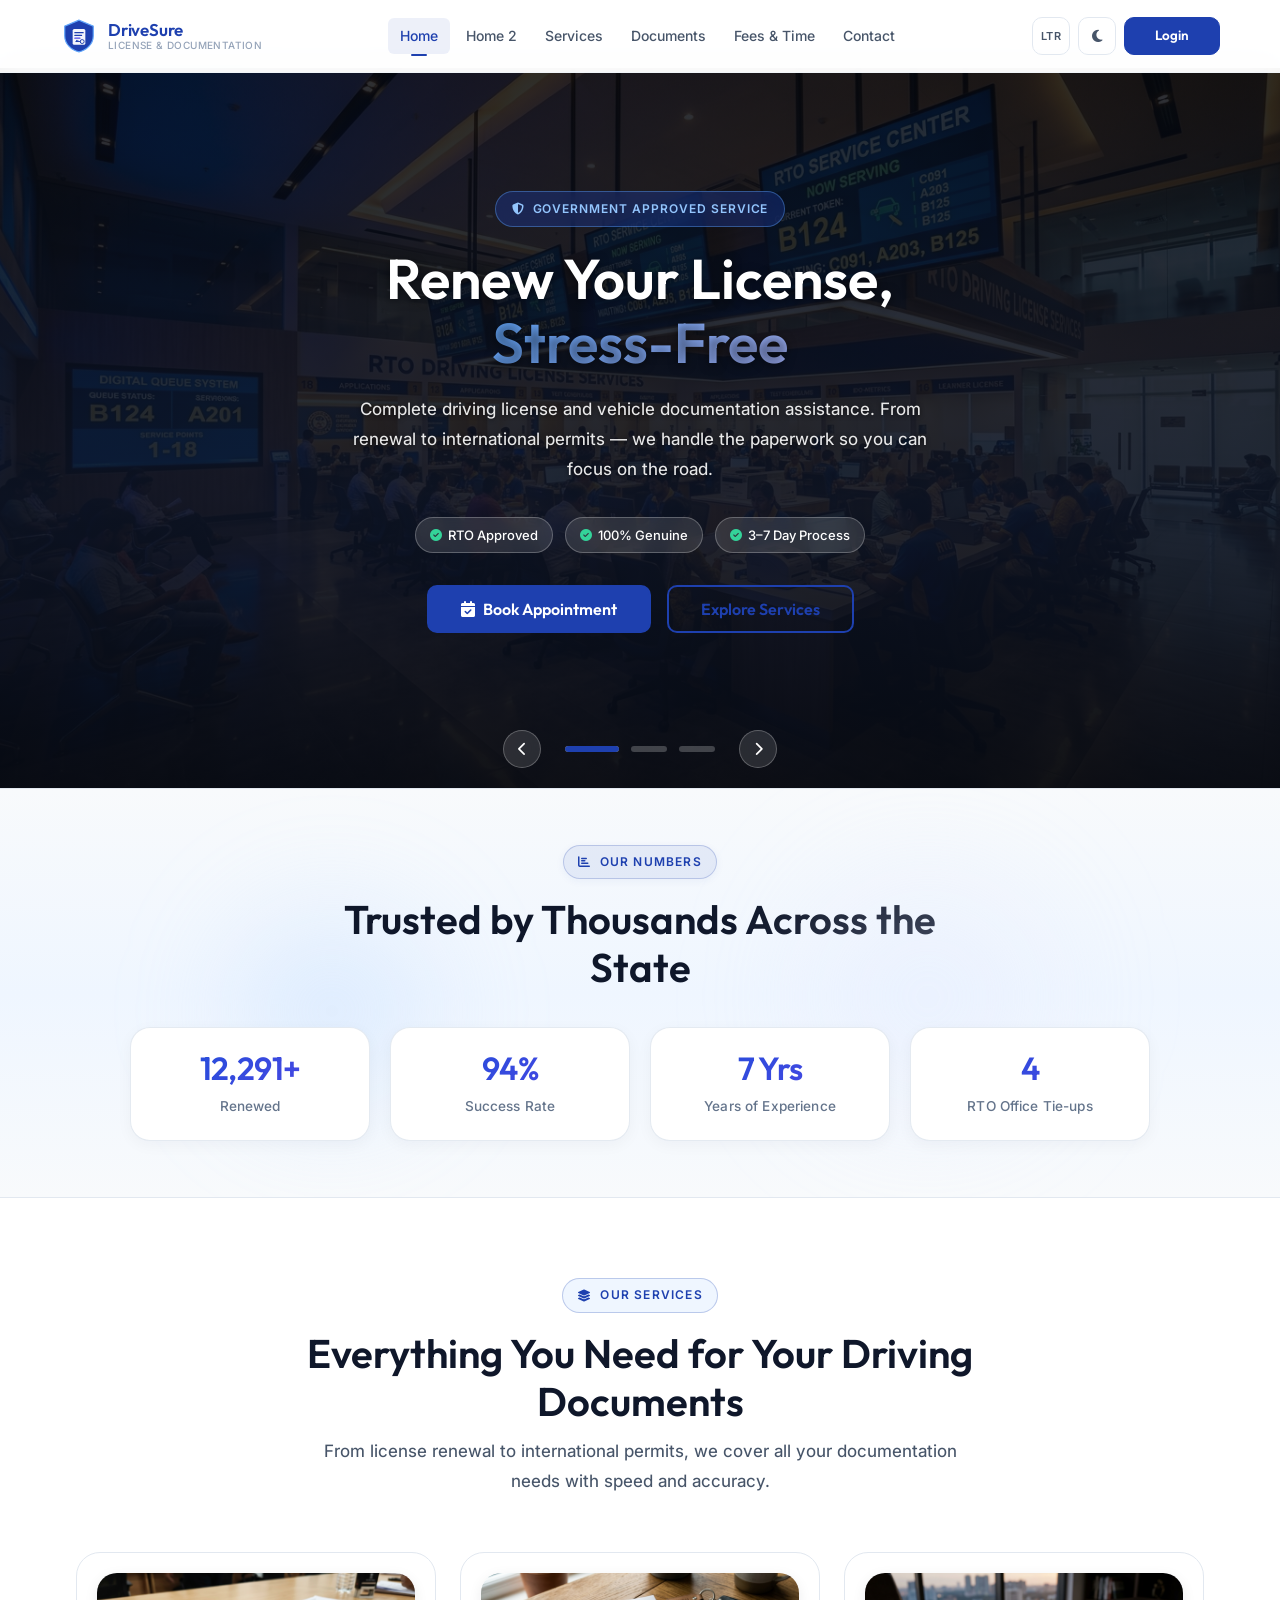
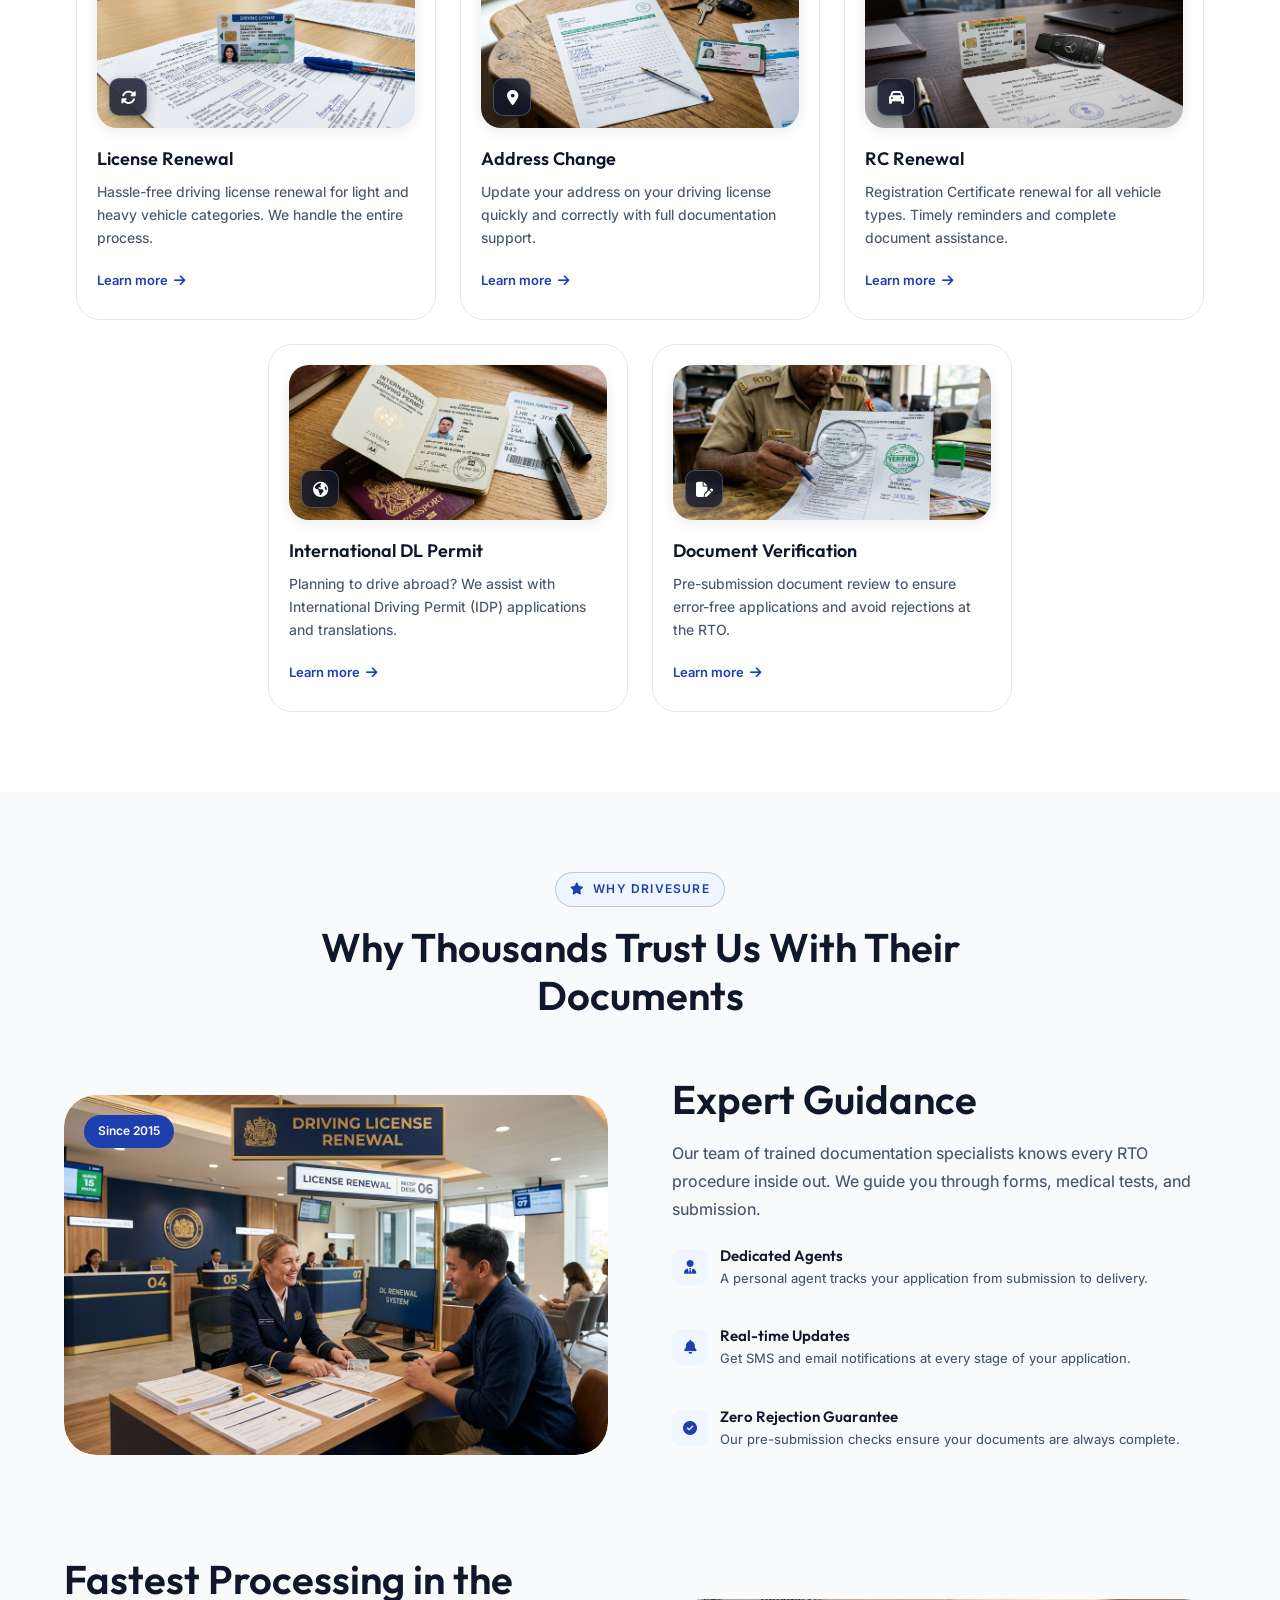
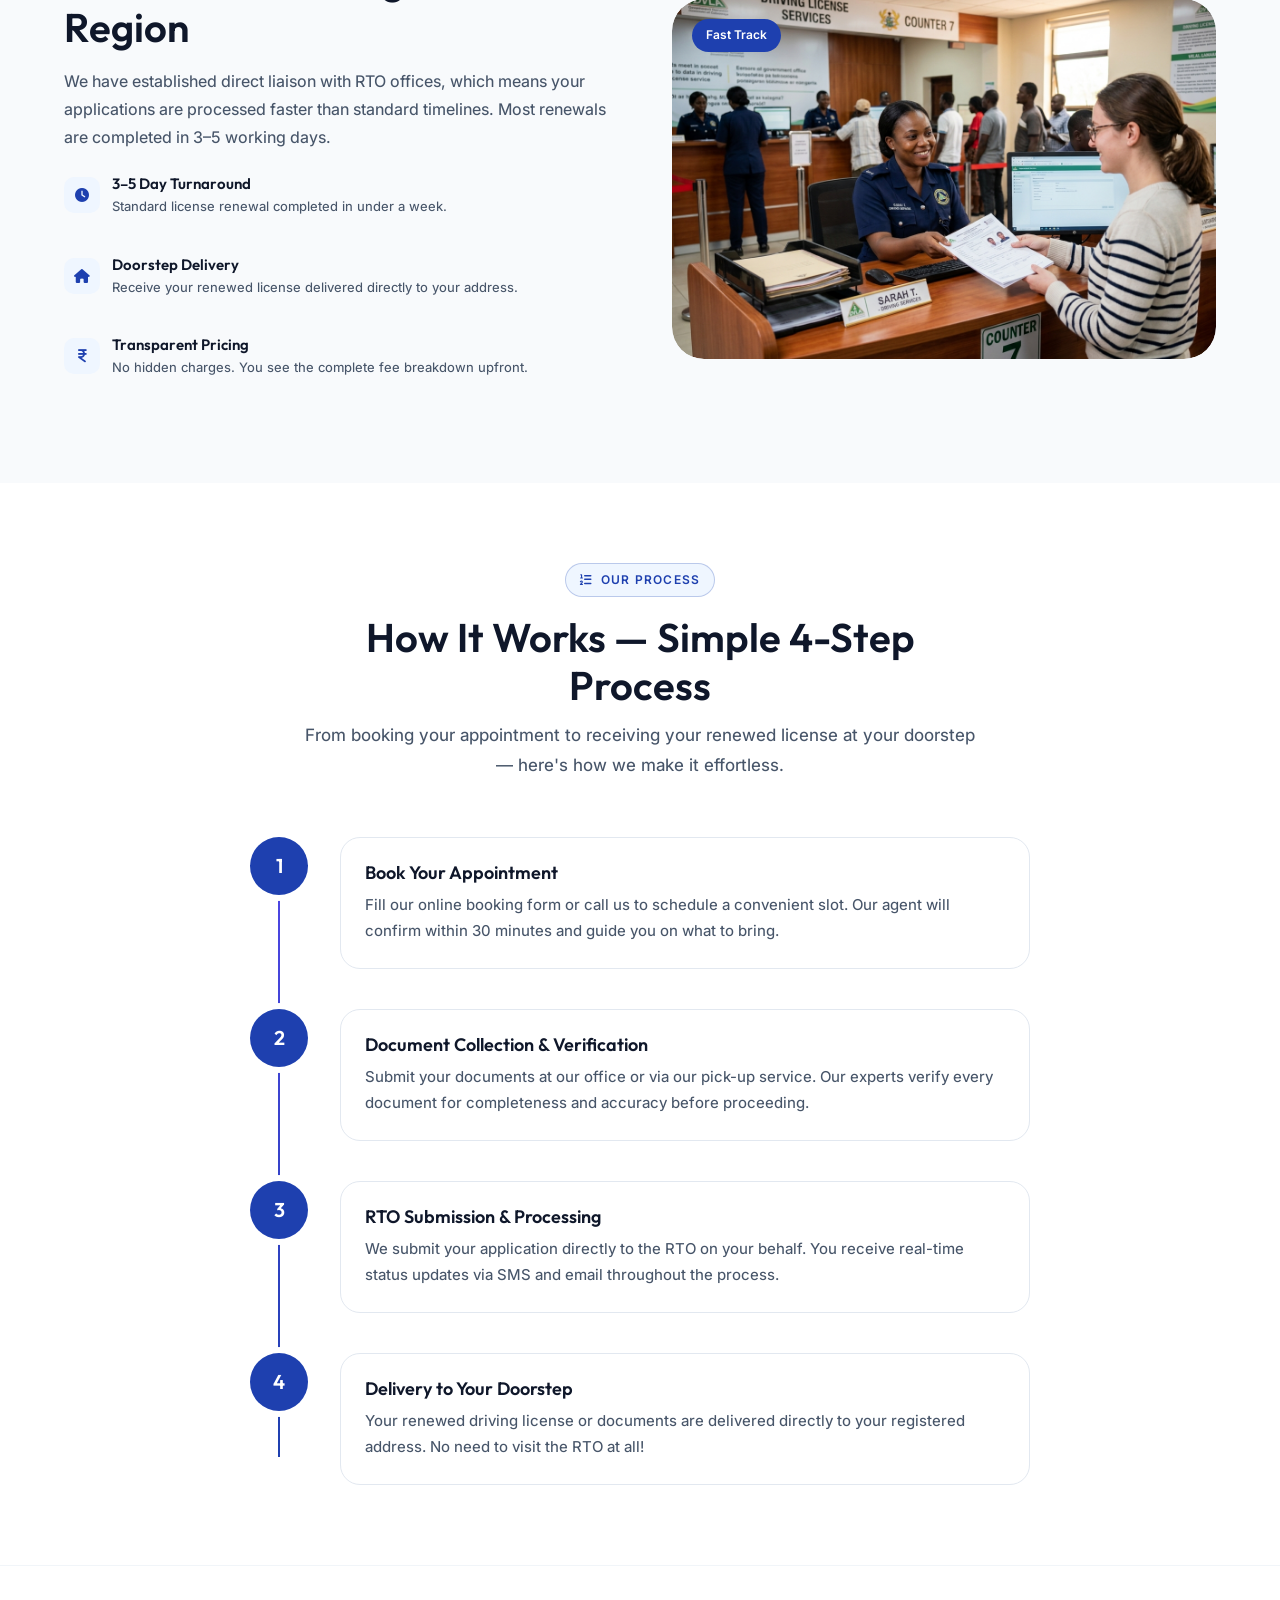
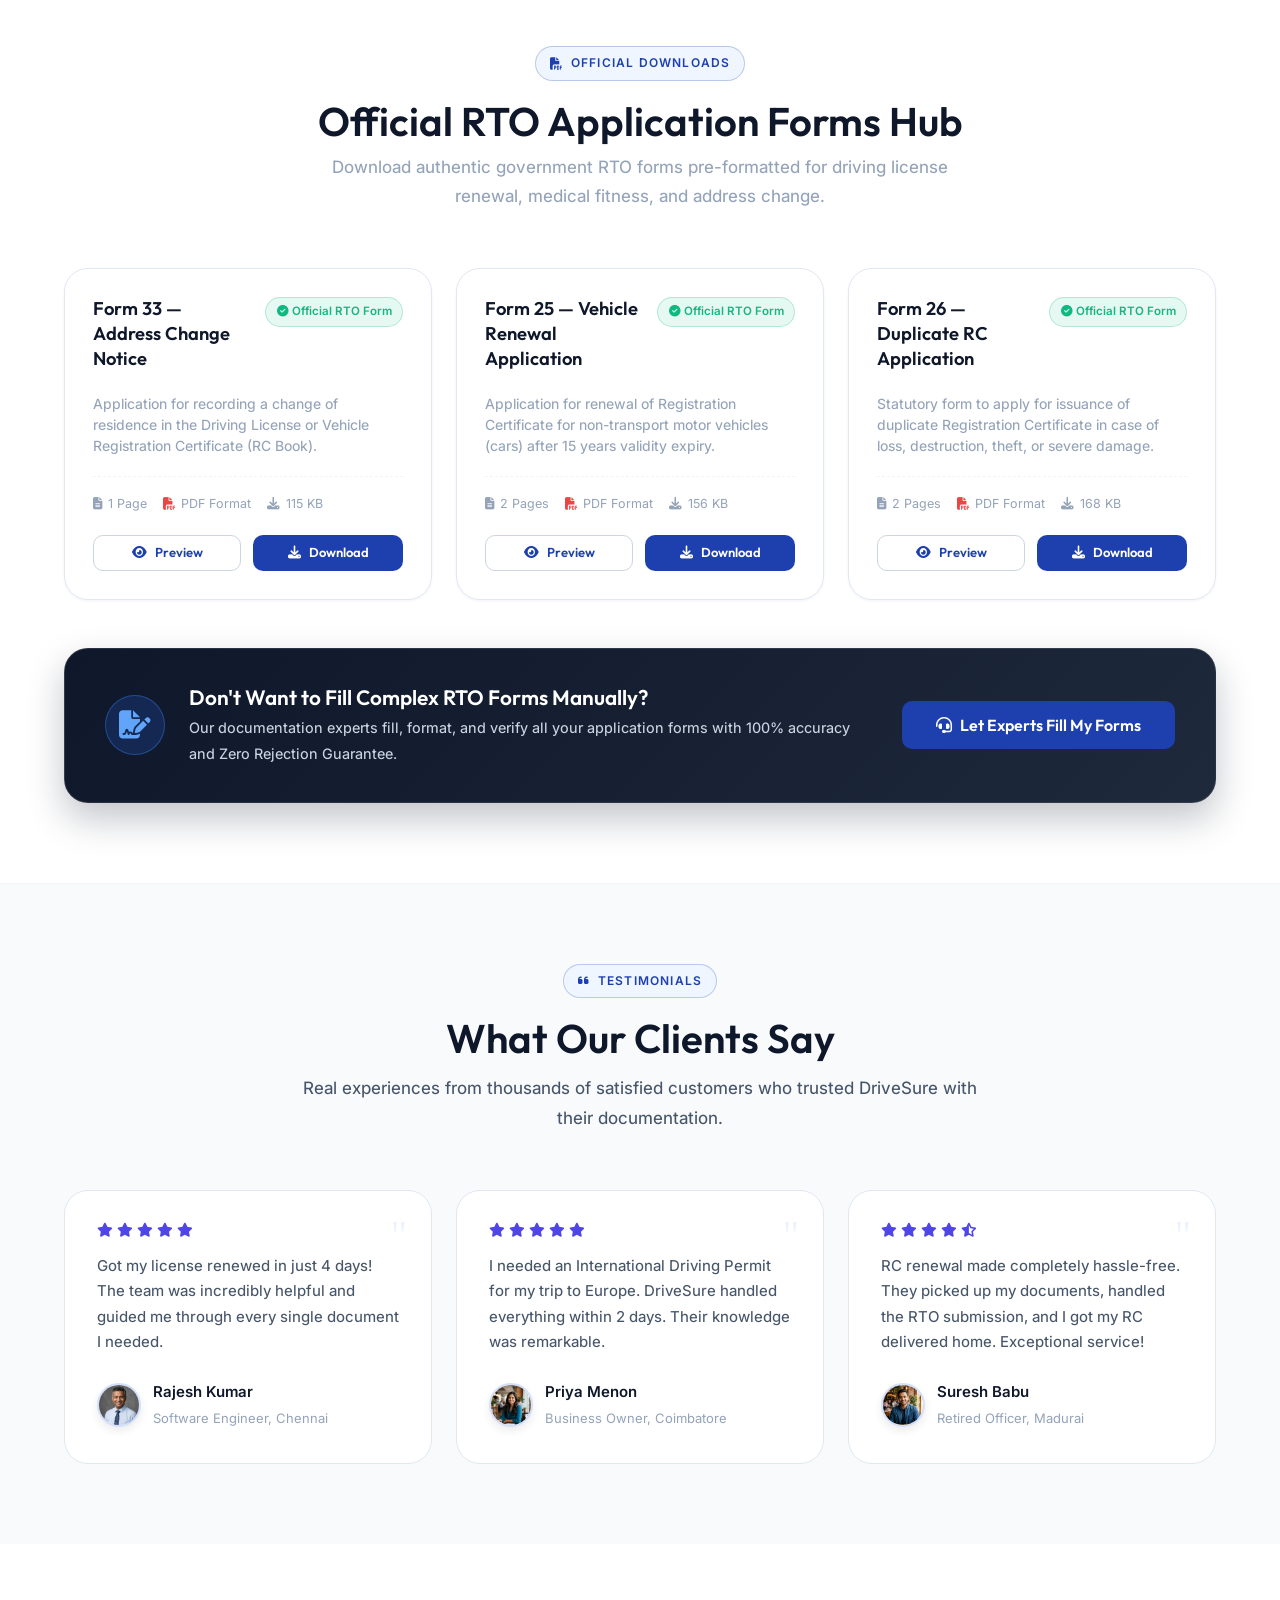
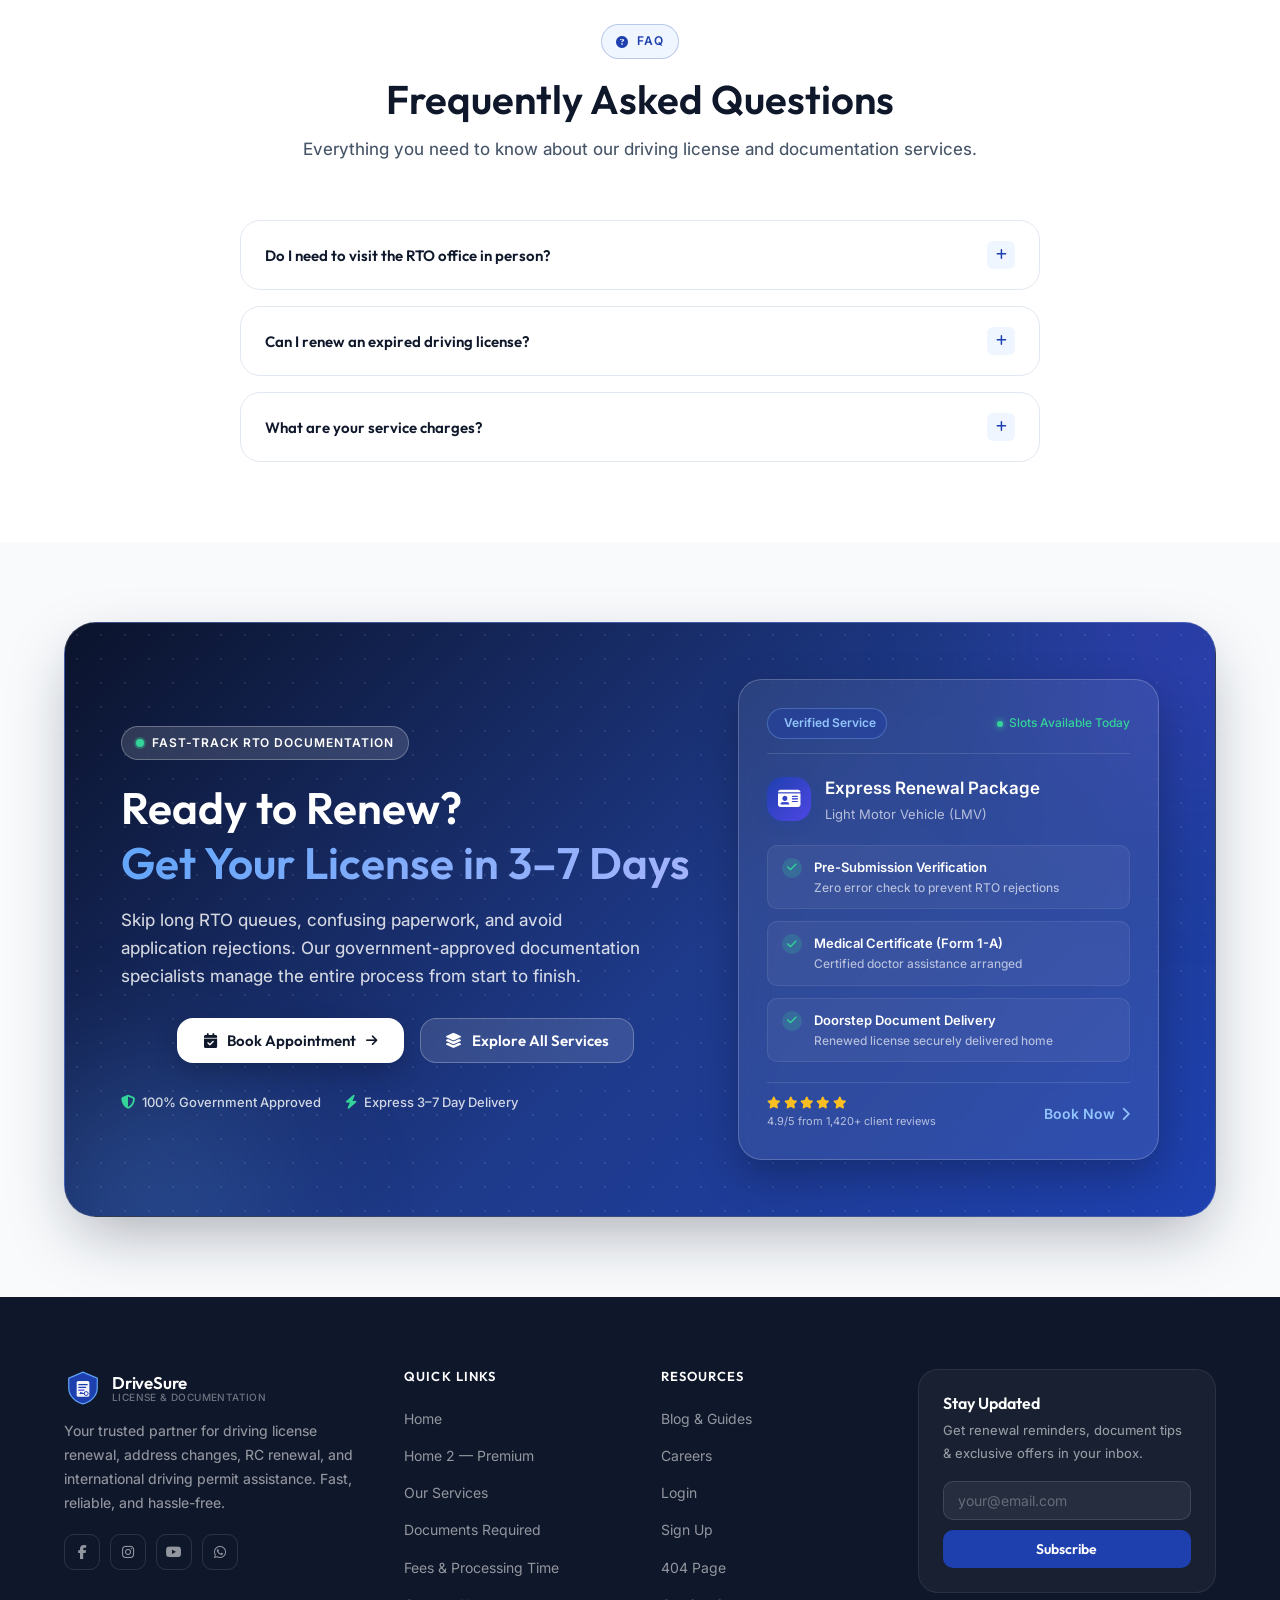
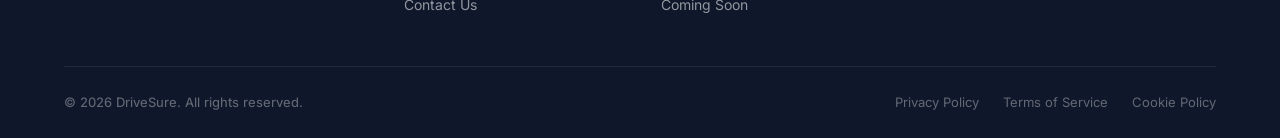
<file: index.html>
<!DOCTYPE html>
<html lang="en" id="root-html">
<head>
    <meta charset="UTF-8">
    <meta name="viewport" content="width=device-width, initial-scale=1.0">
    <meta name="description" content="DriveSure — Your trusted driving license renewal and documentation service. License renewal, address change, RC renewal, and international driving permit assistance. Fast, reliable, government-approved.">
    <title>DriveSure | Driving License Renewal & Documentation Service</title>
    <link rel="icon" type="image/svg+xml" href="favicon.svg">
    <link rel="stylesheet" href="https://cdnjs.cloudflare.com/ajax/libs/font-awesome/6.5.1/css/all.min.css">
    <link rel="stylesheet" href="style.css">
</head>
<body>

<!-- NAV -->
<div id="main-nav"></div>

<!-- ========== HERO SECTION — DIAGONAL SPLIT ========== -->
<!-- ========== HERO SLIDER (3 SLIDES, 5s SWITCH) ========== -->
<section class="hero-main" id="hero-slider">
    <div class="hero-main-bg" aria-hidden="true"></div>
    
    <div class="hero-slides-wrapper">

        <!-- SLIDE 1: Driving License Renewal -->
        <div class="hero-slide active" data-slide="0">
            <div class="hero-slide-bg">
                <img src="assets/images/index-hero-slide1.jpg" alt="Driving license renewal service office background" aria-hidden="true" loading="eager">
                <div class="hero-slide-overlay"></div>
            </div>
            <div class="hero-main-grid container">
                <div class="hero-main-text">
                    <div class="hero-badge">
                        <i class="fas fa-shield-alt"></i>
                        Government Approved Service
                    </div>
                    <h1>
                        Renew Your License,
                        <span class="hero-title-accent">Stress-Free</span>
                    </h1>
                    <p>Complete driving license and vehicle documentation assistance. From renewal to international permits — we handle the paperwork so you can focus on the road.</p>

                    <div class="hero-trust-badges">
                        <span class="hero-trust-badge"><i class="fas fa-check-circle"></i> RTO Approved</span>
                        <span class="hero-trust-badge"><i class="fas fa-check-circle"></i> 100% Genuine</span>
                        <span class="hero-trust-badge"><i class="fas fa-check-circle"></i> 3–7 Day Process</span>
                    </div>

                    <div class="hero-cta-group">
                        <a href="contact.html" class="btn btn-primary btn-lg">
                            <i class="fas fa-calendar-check"></i> Book Appointment
                        </a>
                        <a href="services.html" class="btn btn-secondary btn-lg">
                            Explore Services
                        </a>
                    </div>
                </div>
            </div>
        </div>

        <!-- SLIDE 2: International Permit & Address Change -->
        <div class="hero-slide" data-slide="1">
            <div class="hero-slide-bg">
                <img src="assets/images/index-hero-slide2.jpg" alt="International Driving Permit passport background" aria-hidden="true" loading="lazy">
                <div class="hero-slide-overlay"></div>
            </div>
            <div class="hero-main-grid container">
                <div class="hero-main-text">
                    <div class="hero-badge">
                        <i class="fas fa-globe"></i>
                        International & Address Services
                    </div>
                    <h1>
                        Drive Overseas & Update
                        <span class="hero-title-accent">Your Address</span>
                    </h1>
                    <p>Planning an overseas trip or moved home? Get your International Driving Permit (IDP) and official RTO address updates processed with zero paperwork stress.</p>

                    <div class="hero-trust-badges">
                        <span class="hero-trust-badge"><i class="fas fa-plane"></i> 150+ Countries</span>
                        <span class="hero-trust-badge"><i class="fas fa-location-dot"></i> Address Update</span>
                        <span class="hero-trust-badge"><i class="fas fa-clock"></i> 48-Hour IDP</span>
                    </div>

                    <div class="hero-cta-group">
                        <a href="contact.html" class="btn btn-primary btn-lg">
                            <i class="fas fa-passport"></i> Apply for IDP
                        </a>
                        <a href="services.html#address" class="btn btn-secondary btn-lg">
                            Update Address
                        </a>
                    </div>
                </div>
            </div>
        </div>

        <!-- SLIDE 3: Vehicle RC Renewal & Doorstep Pickup -->
        <div class="hero-slide" data-slide="2">
            <div class="hero-slide-bg">
                <img src="assets/images/index-hero-slide3.jpg" alt="Vehicle registration certificate RC renewal background" aria-hidden="true" loading="lazy">
                <div class="hero-slide-overlay"></div>
            </div>
            <div class="hero-main-grid container">
                <div class="hero-main-text">
                    <div class="hero-badge">
                        <i class="fas fa-car"></i>
                        RC Renewal & Doorstep Service
                    </div>
                    <h1>
                        Vehicle RC Renewal &
                        <span class="hero-title-accent">Doorstep Pickup</span>
                    </h1>
                    <p>Keep your vehicle RC 100% legal. Enjoy hassle-free doorstep document collection, RTO filing, pollution fitness coordination, and speed post delivery.</p>

                    <div class="hero-trust-badges">
                        <span class="hero-trust-badge"><i class="fas fa-truck-fast"></i> Doorstep Pickup</span>
                        <span class="hero-trust-badge"><i class="fas fa-file-invoice"></i> PUC & Fitness</span>
                        <span class="hero-trust-badge"><i class="fas fa-shield"></i> 100% Guaranteed</span>
                    </div>

                    <div class="hero-cta-group">
                        <a href="contact.html" class="btn btn-primary btn-lg">
                            <i class="fas fa-car-side"></i> Renew Vehicle RC
                        </a>
                        <a href="fees.html" class="btn btn-secondary btn-lg">
                            View Pricing
                        </a>
                    </div>
                </div>
            </div>
        </div>

    </div>

    <!-- Navigation Dots & Arrows -->
    <div class="hero-slider-nav container">
        <button class="slider-arrow slider-prev" aria-label="Previous Slide" onclick="moveHeroSlide(-1)">
            <i class="fas fa-chevron-left"></i>
        </button>
        <div class="slider-dots">
            <button class="slider-dot active" onclick="setHeroSlide(0)" aria-label="Slide 1">
                <span class="dot-progress"></span>
            </button>
            <button class="slider-dot" onclick="setHeroSlide(1)" aria-label="Slide 2">
                <span class="dot-progress"></span>
            </button>
            <button class="slider-dot" onclick="setHeroSlide(2)" aria-label="Slide 3">
                <span class="dot-progress"></span>
            </button>
        </div>
        <button class="slider-arrow slider-next" aria-label="Next Slide" onclick="moveHeroSlide(1)">
            <i class="fas fa-chevron-right"></i>
        </button>
    </div>
</section>

<!-- ========== STATS SECTION ========== -->
<section class="stats-section">
    <div class="container">
        <div class="section-header animate-on-scroll" style="max-width:600px;">
            <div class="section-label">
                <i class="fas fa-chart-bar"></i> Our Numbers
            </div>
            <h2>Trusted by Thousands Across the State</h2>
        </div>
        <div class="stats-grid">
            <div class="stat-item animate-on-scroll">
                <span class="stat-number" data-count="12500" data-suffix="+">0</span>
                <span class="stat-label"> Renewed</span>
            </div>
            <div class="stat-item animate-on-scroll animate-delay-1">
                <span class="stat-number" data-count="98" data-suffix="%">0</span>
                <span class="stat-label">Success Rate</span>
            </div>
            <div class="stat-item animate-on-scroll animate-delay-2">
                <span class="stat-number" data-count="8" data-suffix=" Yrs">0</span>
                <span class="stat-label">Years of Experience</span>
            </div>
            <div class="stat-item animate-on-scroll animate-delay-3">
                <span class="stat-number" data-count="5">0</span>
                <span class="stat-label">RTO Office Tie-ups</span>
            </div>
        </div>
    </div>
</section>


<!-- ========== SERVICES OVERVIEW ========== -->
<section class="services-overview">
    <div class="container">
        <div class="section-header animate-on-scroll">
            <div class="section-label"><i class="fas fa-layer-group"></i> Our Services</div>
            <h2>Everything You Need for Your Driving Documents</h2>
            <p>From license renewal to international permits, we cover all your documentation needs with speed and accuracy.</p>
        </div>

        <div class="services-grid-3-2 animate-on-scroll">
            <!-- Service 1 -->
            <div class="service-card-sm">
                <div class="service-card-img-wrap">
                    <img src="assets/images/service-thumb-renewal.jpg" alt="Driving license renewal service" loading="lazy">
                    <div class="service-icon-badge"><i class="fas fa-rotate"></i></div>
                </div>
                <h3>License Renewal</h3>
                <p>Hassle-free driving license renewal for light and heavy vehicle categories. We handle the entire process.</p>
                <a href="services.html#renewal" class="service-link">Learn more <i class="fas fa-arrow-right"></i></a>
            </div>
            <!-- Service 2 -->
            <div class="service-card-sm">
                <div class="service-card-img-wrap">
                    <img src="assets/images/service-thumb-address.jpg" alt="Address Change on driving license" loading="lazy">
                    <div class="service-icon-badge"><i class="fas fa-location-dot"></i></div>
                </div>
                <h3>Address Change</h3>
                <p>Update your address on your driving license quickly and correctly with full documentation support.</p>
                <a href="services.html#address" class="service-link">Learn more <i class="fas fa-arrow-right"></i></a>
            </div>
            <!-- Service 3 -->
            <div class="service-card-sm">
                <div class="service-card-img-wrap">
                    <img src="assets/images/service-thumb-rc.jpg" alt="Vehicle RC Renewal service" loading="lazy">
                    <div class="service-icon-badge"><i class="fas fa-car"></i></div>
                </div>
                <h3>RC Renewal</h3>
                <p>Registration Certificate renewal for all vehicle types. Timely reminders and complete document assistance.</p>
                <a href="services.html#rc" class="service-link">Learn more <i class="fas fa-arrow-right"></i></a>
            </div>
            <!-- Service 4 -->
            <div class="service-card-sm">
                <div class="service-card-img-wrap">
                    <img src="assets/images/service-thumb-idp.jpg" alt="International Driving Permit IDP assistance" loading="lazy">
                    <div class="service-icon-badge"><i class="fas fa-earth-americas"></i></div>
                </div>
                <h3>International DL Permit</h3>
                <p>Planning to drive abroad? We assist with International Driving Permit (IDP) applications and translations.</p>
                <a href="services.html#idp" class="service-link">Learn more <i class="fas fa-arrow-right"></i></a>
            </div>
            <!-- Service 5 -->
            <div class="service-card-sm">
                <div class="service-card-img-wrap">
                    <img src="assets/images/service-thumb-verification.jpg" alt="Document Verification and RTO review" loading="lazy">
                    <div class="service-icon-badge"><i class="fas fa-file-pen"></i></div>
                </div>
                <h3>Document Verification</h3>
                <p>Pre-submission document review to ensure error-free applications and avoid rejections at the RTO.</p>
                <a href="services.html" class="service-link">Learn more <i class="fas fa-arrow-right"></i></a>
            </div>
        </div>
    </div>
</section>

<!-- ========== WHY CHOOSE US — ZIGZAG ========== -->
<section class="why-us-section">
    <div class="container">
        <div class="section-header animate-on-scroll">
            <div class="section-label"><i class="fas fa-star"></i> Why DriveSure</div>
            <h2>Why Thousands Trust Us With Their Documents</h2>
        </div>

        <!-- Row 1 -->
        <div class="why-us-row animate-on-scroll">
            <div class="why-us-img">
                <img src="assets/images/hero-main.jpg" alt="Expert license renewal consultation" loading="lazy" onerror="this.parentElement.classList.add('img-placeholder'); this.style.display='none'; this.parentElement.innerHTML+='<i class=\'fas fa-handshake\' style=\'font-size:3rem;\'></i>'">
                <span class="why-us-img-badge">Since 2015</span>
            </div>
            <div class="why-us-content">
                <h2>Expert Guidance</h2>
                <p>Our team of trained documentation specialists knows every RTO procedure inside out. We guide you through forms, medical tests, and submission.</p>
                <div class="why-us-features">
                    <div class="why-us-feature">
                        <div class="why-us-feature-icon"><i class="fas fa-user-tie"></i></div>
                        <div>
                            <h5>Dedicated Agents</h5>
                            <p>A personal agent tracks your application from submission to delivery.</p>
                        </div>
                    </div>
                    <div class="why-us-feature">
                        <div class="why-us-feature-icon"><i class="fas fa-bell"></i></div>
                        <div>
                            <h5>Real-time Updates</h5>
                            <p>Get SMS and email notifications at every stage of your application.</p>
                        </div>
                    </div>
                    <div class="why-us-feature">
                        <div class="why-us-feature-icon"><i class="fas fa-circle-check"></i></div>
                        <div>
                            <h5>Zero Rejection Guarantee</h5>
                            <p>Our pre-submission checks ensure your documents are always complete.</p>
                        </div>
                    </div>
                </div>
            </div>
        </div>

        <!-- Row 2 -->
        <div class="why-us-row reverse animate-on-scroll">
            <div class="why-us-img">
                <img src="assets/images/hero-rto.jpg" alt="Fast document processing at service center" loading="lazy" onerror="this.parentElement.classList.add('img-placeholder'); this.style.display='none'; this.parentElement.innerHTML+='<i class=\'fas fa-bolt\' style=\'font-size:3rem;\'></i>'">
                <span class="why-us-img-badge">Fast Track</span>
            </div>
            <div class="why-us-content">
                <h2>Fastest Processing in the Region</h2>
                <p>We have established direct liaison with RTO offices, which means your applications are processed faster than standard timelines. Most renewals are completed in 3–5 working days.</p>
                <div class="why-us-features">
                    <div class="why-us-feature">
                        <div class="why-us-feature-icon"><i class="fas fa-clock"></i></div>
                        <div>
                            <h5>3–5 Day Turnaround</h5>
                            <p>Standard license renewal completed in under a week.</p>
                        </div>
                    </div>
                    <div class="why-us-feature">
                        <div class="why-us-feature-icon"><i class="fas fa-home"></i></div>
                        <div>
                            <h5>Doorstep Delivery</h5>
                            <p>Receive your renewed license delivered directly to your address.</p>
                        </div>
                    </div>
                    <div class="why-us-feature">
                        <div class="why-us-feature-icon"><i class="fas fa-indian-rupee-sign"></i></div>
                        <div>
                            <h5>Transparent Pricing</h5>
                            <p>No hidden charges. You see the complete fee breakdown upfront.</p>
                        </div>
                    </div>
                </div>
            </div>
        </div>
    </div>
</section>

<!-- ========== HOW IT WORKS — TIMELINE ========== -->
<section class="process-section">
    <div class="container">
        <div class="section-header animate-on-scroll">
            <div class="section-label"><i class="fas fa-list-ol"></i> Our Process</div>
            <h2>How It Works — Simple 4-Step Process</h2>
            <p>From booking your appointment to receiving your renewed license at your doorstep — here's how we make it effortless.</p>
        </div>

        <div class="process-timeline">
            <div class="process-step animate-on-scroll">
                <div class="process-step-num">1</div>
                <div class="process-step-content">
                    <h4>Book Your Appointment</h4>
                    <p>Fill our online booking form or call us to schedule a convenient slot. Our agent will confirm within 30 minutes and guide you on what to bring.</p>
                </div>
            </div>
            <div class="process-step animate-on-scroll animate-delay-1">
                <div class="process-step-num">2</div>
                <div class="process-step-content">
                    <h4>Document Collection & Verification</h4>
                    <p>Submit your documents at our office or via our pick-up service. Our experts verify every document for completeness and accuracy before proceeding.</p>
                </div>
            </div>
            <div class="process-step animate-on-scroll animate-delay-2">
                <div class="process-step-num">3</div>
                <div class="process-step-content">
                    <h4>RTO Submission & Processing</h4>
                    <p>We submit your application directly to the RTO on your behalf. You receive real-time status updates via SMS and email throughout the process.</p>
                </div>
            </div>
            <div class="process-step animate-on-scroll animate-delay-3">
                <div class="process-step-num">4</div>
                <div class="process-step-content">
                    <h4>Delivery to Your Doorstep</h4>
                    <p>Your renewed driving license or documents are delivered directly to your registered address. No need to visit the RTO at all!</p>
                </div>
            </div>
</section>
<!-- ========== OFFICIAL RTO FORMS & DOCUMENT DOWNLOAD HUB ========== -->
<section class="rto-forms-hub-section" id="forms-hub">
    <div class="container">
        <div class="section-header text-center animate-on-scroll">
            <div class="section-label"><i class="fas fa-file-pdf"></i> Official Downloads</div>
            <h2>Official RTO Application Forms Hub</h2>
            <p style="color:var(--text-muted);margin-top:0.5rem;max-width:640px;margin-left:auto;margin-right:auto;">
                Download authentic government RTO forms pre-formatted for driving license renewal, medical fitness, and address change.
            </p>
        </div>

        <!-- Forms Cards Grid (3 Cards: Form 33, Form 25, Form 26) -->
        <div class="forms-cards-grid animate-on-scroll">
            <!-- Form 33 -->
            <div class="form-card">
                <div class="form-card-top">
                    <h3 class="form-card-title">Form 33 — Address Change Notice</h3>
                    <span class="form-card-badge"><i class="fas fa-check-circle"></i> Official RTO Form</span>
                </div>
                <p class="form-card-desc">Application for recording a change of residence in the Driving License or Vehicle Registration Certificate (RC Book).</p>
                <div class="form-card-meta">
                    <span><i class="fas fa-file-lines"></i> 1 Page</span>
                    <span><i class="fas fa-file-pdf" style="color:#ef4444;"></i> PDF Format</span>
                    <span><i class="fas fa-download"></i> 115 KB</span>
                </div>
                <div class="form-card-actions">
                    <button type="button" class="btn btn-outline btn-sm" onclick="previewRtoForm('Form 33 — Address Change Notice', 'Form 33 is used to notify the RTO about new permanent/present residential address changes along with supporting address proof (Aadhaar, Passport, Utility Bill).')">
                        <i class="fas fa-eye"></i> Preview
                    </button>
                    <a href="assets/forms/Form-33-Address-Change.pdf" download="Form-33-Address-Change.pdf" class="btn btn-primary btn-sm">
                        <i class="fas fa-download"></i> Download
                    </a>
                </div>
            </div>

            <!-- Form 25 -->
            <div class="form-card">
                <div class="form-card-top">
                    <h3 class="form-card-title">Form 25 — Vehicle Renewal Application</h3>
                    <span class="form-card-badge"><i class="fas fa-check-circle"></i> Official RTO Form</span>
                </div>
                <p class="form-card-desc">Application for renewal of Registration Certificate for non-transport motor vehicles (cars) after 15 years validity expiry.</p>
                <div class="form-card-meta">
                    <span><i class="fas fa-file-lines"></i> 2 Pages</span>
                    <span><i class="fas fa-file-pdf" style="color:#ef4444;"></i> PDF Format</span>
                    <span><i class="fas fa-download"></i> 156 KB</span>
                </div>
                <div class="form-card-actions">
                    <button type="button" class="btn btn-outline btn-sm" onclick="previewRtoForm('Form 25 — Vehicle RC Renewal Application', 'Form 25 is submitted for fitness re-inspection and RC renewal of private vehicles older than 15 years.')">
                        <i class="fas fa-eye"></i> Preview
                    </button>
                    <a href="assets/forms/Form-25-RC-Renewal.pdf" download="Form-25-RC-Renewal.pdf" class="btn btn-primary btn-sm">
                        <i class="fas fa-download"></i> Download
                    </a>
                </div>
            </div>

            <!-- Form 26 -->
            <div class="form-card">
                <div class="form-card-top">
                    <h3 class="form-card-title">Form 26 — Duplicate RC Application</h3>
                    <span class="form-card-badge"><i class="fas fa-check-circle"></i> Official RTO Form</span>
                </div>
                <p class="form-card-desc">Statutory form to apply for issuance of duplicate Registration Certificate in case of loss, destruction, theft, or severe damage.</p>
                <div class="form-card-meta">
                    <span><i class="fas fa-file-lines"></i> 2 Pages</span>
                    <span><i class="fas fa-file-pdf" style="color:#ef4444;"></i> PDF Format</span>
                    <span><i class="fas fa-download"></i> 168 KB</span>
                </div>
                <div class="form-card-actions">
                    <button type="button" class="btn btn-outline btn-sm" onclick="previewRtoForm('Form 26 — Application for Duplicate RC', 'Form 26 is used alongside police FIR or lost report acknowledgment to issue a duplicate smart card RC.')">
                        <i class="fas fa-eye"></i> Preview
                    </button>
                    <a href="assets/forms/Form-26-Duplicate-RC.pdf" download="Form-26-Duplicate-RC.pdf" class="btn btn-primary btn-sm">
                        <i class="fas fa-download"></i> Download
                    </a>
                </div>
            </div>
        </div>

        <!-- Help Callout Banner -->
        <div class="forms-help-banner animate-on-scroll">
            <div class="forms-help-content">
                <div class="forms-help-icon">
                    <i class="fas fa-file-signature"></i>
                </div>
                <div class="forms-help-text">
                    <h4>Don't Want to Fill Complex RTO Forms Manually?</h4>
                    <p>Our documentation experts fill, format, and verify all your application forms with 100% accuracy and Zero Rejection Guarantee.</p>
                </div>
            </div>
            <a href="contact.html" class="btn btn-primary btn-lg" style="white-space:nowrap;">
                <i class="fas fa-headset"></i> Let Experts Fill My Forms
            </a>
        </div>
    </div>
</section>


<!-- ========== TESTIMONIALS ========== -->
<section class="testimonials-section">
    <div class="container">
        <div class="section-header animate-on-scroll">
            <div class="section-label"><i class="fas fa-quote-left"></i> Testimonials</div>
            <h2>What Our Clients Say</h2>
            <p>Real experiences from thousands of satisfied customers who trusted DriveSure with their documentation.</p>
        </div>

        <div class="testimonials-grid">
            <div class="testimonial-card animate-on-scroll">
                <span class="testimonial-quote">"</span>
                <div class="testimonial-stars">
                    <i class="fas fa-star"></i><i class="fas fa-star"></i><i class="fas fa-star"></i><i class="fas fa-star"></i><i class="fas fa-star"></i>
                </div>
                <p class="testimonial-text">Got my license renewed in just 4 days! The team was incredibly helpful and guided me through every single document I needed.</p>
                <div class="testimonial-author">
                    <img src="assets/images/profile/rider-rajesh.png" alt="Rajesh Kumar" class="testimonial-avatar-img" loading="lazy">
                    <div>
                        <span class="testimonial-name">Rajesh Kumar</span>
                        <span class="testimonial-role">Software Engineer, Chennai</span>
                    </div>
                </div>
            </div>

            <div class="testimonial-card animate-on-scroll animate-delay-1">
                <span class="testimonial-quote">"</span>
                <div class="testimonial-stars">
                    <i class="fas fa-star"></i><i class="fas fa-star"></i><i class="fas fa-star"></i><i class="fas fa-star"></i><i class="fas fa-star"></i>
                </div>
                <p class="testimonial-text">I needed an International Driving Permit for my trip to Europe. DriveSure handled everything within 2 days. Their knowledge was remarkable.</p>
                <div class="testimonial-author">
                    <img src="assets/images/profile/rider-anita.png" alt="Priya Menon" class="testimonial-avatar-img" loading="lazy">
                    <div>
                        <span class="testimonial-name">Priya Menon</span>
                        <span class="testimonial-role">Business Owner, Coimbatore</span>
                    </div>
                </div>
            </div>

            <div class="testimonial-card animate-on-scroll animate-delay-2">
                <span class="testimonial-quote">"</span>
                <div class="testimonial-stars">
                    <i class="fas fa-star"></i><i class="fas fa-star"></i><i class="fas fa-star"></i><i class="fas fa-star"></i><i class="fas fa-star-half-stroke"></i>
                </div>
                <p class="testimonial-text">RC renewal made completely hassle-free. They picked up my documents, handled the RTO submission, and I got my RC delivered home. Exceptional service!</p>
                <div class="testimonial-author">
                    <img src="assets/images/profile/rider-suresh.png" alt="Suresh Babu" class="testimonial-avatar-img" loading="lazy">
                    <div>
                        <span class="testimonial-name">Suresh Babu</span>
                        <span class="testimonial-role">Retired Officer, Madurai</span>
                    </div>
                </div>
            </div>
        </div>
    </div>
</section>

<!-- ========== FAQ ========== -->
<section class="faq-section">
    <div class="container">
        <div class="section-header animate-on-scroll">
            <div class="section-label"><i class="fas fa-circle-question"></i> FAQ</div>
            <h2>Frequently Asked Questions</h2>
            <p>Everything you need to know about our driving license and documentation services.</p>
        </div>

        <div class="faq-container-single" style="max-width:800px;margin:0 auto;display:flex;flex-direction:column;gap:1rem;">
            <div class="faq-item">
                <button class="faq-trigger" onclick="toggleFAQ(this)">
                    Do I need to visit the RTO office in person?
                    <span class="faq-trigger-icon"><i class="fas fa-plus"></i></span>
                </button>
                <div class="faq-body">
                    <p>For most services, no. Our team handles the RTO visit on your behalf. You only need to visit if the RTO specifically requires your physical presence (e.g., for the driving test or biometric capture).</p>
                </div>
            </div>
            <div class="faq-item">
                <button class="faq-trigger" onclick="toggleFAQ(this)">
                    Can I renew an expired driving license?
                    <span class="faq-trigger-icon"><i class="fas fa-plus"></i></span>
                </button>
                <div class="faq-body">
                    <p>Yes! Expired licenses can be renewed. If expired for less than 5 years, a standard renewal applies. If expired beyond 5 years, a fresh driving test may be required. We guide you through both processes.</p>
                </div>
            </div>
            <div class="faq-item">
                <button class="faq-trigger" onclick="toggleFAQ(this)">
                    What are your service charges?
                    <span class="faq-trigger-icon"><i class="fas fa-plus"></i></span>
                </button>
                <div class="faq-body">
                    <p>Our service charges vary by service type. License renewal starts from ₹499 + government fees. See our Fees & Processing Time page for a complete fee breakdown with no hidden charges.</p>
                </div>
            </div>
        </div>
    </div>
</section>

<!-- ========== CTA SHOWCASE BANNER ========== -->
<section class="cta-section">
    <div class="container">
        <div class="cta-banner-card animate-on-scroll">
            <div class="cta-grid-pattern"></div>
            <!-- Left Column: Copy & Actions -->
            <div class="cta-col-text">
                <div class="cta-pill-badge">
                    <span class="cta-pulse-dot"></span>
                    <span>Fast-Track RTO Documentation</span>
                </div>
                <h2 class="cta-heading">
                    Ready to Renew? <br>
                    <span class="cta-heading-highlight">Get Your License in 3–7 Days</span>
                </h2>
                <p class="cta-desc">
                    Skip long RTO queues, confusing paperwork, and avoid application rejections. Our government-approved documentation specialists manage the entire process from start to finish.
                </p>
                <div class="cta-action-row">
                    <a href="contact.html" class="btn btn-cta-primary">
                        <i class="fas fa-calendar-check"></i>
                        <span>Book Appointment</span>
                        <i class="fas fa-arrow-right cta-btn-arrow"></i>
                    </a>
                    <a href="services.html" class="btn btn-cta-secondary">
                        <i class="fas fa-layer-group"></i>
                        <span>Explore All Services</span>
                    </a>
                </div>
                <div class="cta-trust-row">
                    <div class="cta-trust-item">
                        <i class="fas fa-shield-halved"></i>
                        <span>100% Government Approved</span>
                    </div>
                    <div class="cta-trust-item">
                        <i class="fas fa-bolt"></i>
                        <span>Express 3–7 Day Delivery</span>
                    </div>
                  
                </div>
            </div>

            <!-- Right Column: Visual Preview Card -->
            <div class="cta-col-visual">
                <div class="cta-preview-card">
                    <div class="cta-preview-header">
                        <div class="cta-preview-badge">
                            <i class="fas fa-shield-check"></i> Verified Service
                        </div>
                        <div class="cta-live-slots">
                            <span class="pulse-indicator"></span> Slots Available Today
                        </div>
                    </div>
                    <div class="cta-preview-title">
                        <i class="fas fa-id-card"></i>
                        <div>
                            <strong>Express Renewal Package</strong>
                            <span>Light Motor Vehicle (LMV)</span>
                        </div>
                    </div>
                    <div class="cta-preview-features">
                        <div class="cta-pf-item">
                            <div class="cta-pf-icon"><i class="fas fa-check"></i></div>
                            <div class="cta-pf-text">
                                <strong>Pre-Submission Verification</strong>
                                <span>Zero error check to prevent RTO rejections</span>
                            </div>
                        </div>
                        <div class="cta-pf-item">
                            <div class="cta-pf-icon"><i class="fas fa-check"></i></div>
                            <div class="cta-pf-text">
                                <strong>Medical Certificate (Form 1-A)</strong>
                                <span>Certified doctor assistance arranged</span>
                            </div>
                        </div>
                        <div class="cta-pf-item">
                            <div class="cta-pf-icon"><i class="fas fa-check"></i></div>
                            <div class="cta-pf-text">
                                <strong>Doorstep Document Delivery</strong>
                                <span>Renewed license securely delivered home</span>
                            </div>
                        </div>
                    </div>
                    <div class="cta-preview-footer">
                        <div class="cta-pf-rating">
                            <div class="cta-stars">
                                <i class="fas fa-star"></i>
                                <i class="fas fa-star"></i>
                                <i class="fas fa-star"></i>
                                <i class="fas fa-star"></i>
                                <i class="fas fa-star"></i>
                            </div>
                            <span>4.9/5 from 1,420+ client reviews</span>
                        </div>
                        <a href="contact.html" class="cta-preview-link">Book Now <i class="fas fa-chevron-right"></i></a>
                    </div>
                </div>
            </div>
        </div>
    </div>
</section>

<!-- FOOTER -->
<div id="main-footer"></div>

<script src="components.js"></script>
<script>
/* ─── HERO SLIDER CONTROLLER (3 SLIDES, 5s TIMER) ─── */
(function initHeroSlider() {
    let currentSlide = 0;
    const totalSlides = 3;
    const slideDuration = 5000;
    let slideTimer = null;

    window.setHeroSlide = function(index) {
        if (index < 0) index = totalSlides - 1;
        if (index >= totalSlides) index = 0;

        currentSlide = index;

        const slides = document.querySelectorAll('.hero-slide');
        const dots = document.querySelectorAll('.slider-dot');

        slides.forEach((slide, idx) => {
            if (idx === currentSlide) {
                slide.classList.add('active');
            } else {
                slide.classList.remove('active');
            }
        });

        dots.forEach((dot, idx) => {
            if (idx === currentSlide) {
                dot.classList.add('active');
                const prog = dot.querySelector('.dot-progress');
                if (prog) {
                    prog.style.transition = 'none';
                    prog.style.width = '0%';
                    setTimeout(() => {
                        prog.style.transition = 'width 5s linear';
                        prog.style.width = '100%';
                    }, 20);
                }
            } else {
                dot.classList.remove('active');
                const prog = dot.querySelector('.dot-progress');
                if (prog) {
                    prog.style.transition = 'none';
                    prog.style.width = '0%';
                }
            }
        });

        resetTimer();
    };

    window.moveHeroSlide = function(direction) {
        setHeroSlide(currentSlide + direction);
    };

    function startTimer() {
        stopTimer();
        slideTimer = setInterval(() => {
            setHeroSlide(currentSlide + 1);
        }, slideDuration);
    }

    function stopTimer() {
        if (slideTimer) {
            clearInterval(slideTimer);
            slideTimer = null;
        }
    }

    function resetTimer() {
        startTimer();
    }

    document.addEventListener('DOMContentLoaded', () => {
        const sliderContainer = document.getElementById('hero-slider');
        if (sliderContainer) {
            sliderContainer.addEventListener('mouseenter', stopTimer);
            sliderContainer.addEventListener('mouseleave', startTimer);
        }
        setHeroSlide(0);
    });
})();
</script>
</body>
</html>
</file>
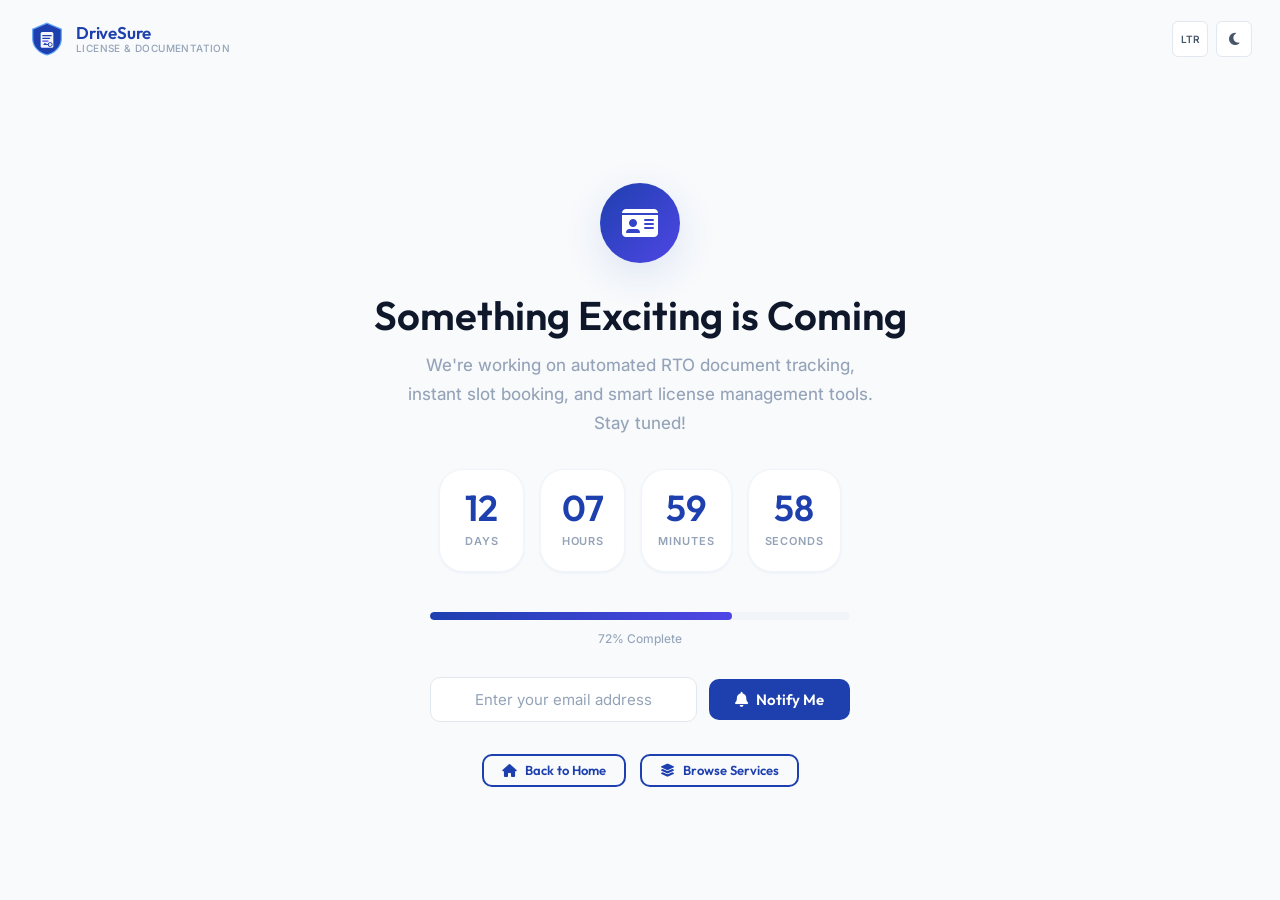
<file: coming-soon.html>
<!DOCTYPE html>
<html lang="en" id="root-html">
<head>
    <meta charset="UTF-8">
    <meta name="viewport" content="width=device-width, initial-scale=1.0">
    <meta name="description" content="Something exciting is coming soon to DriveSure — new RTO automation features, doorstep document tools, and service tracking. Stay tuned!">
    <title>Coming Soon | DriveSure License & Documentation</title>
    <link rel="icon" type="image/svg+xml" href="favicon.svg">
    <link rel="stylesheet" href="https://cdnjs.cloudflare.com/ajax/libs/font-awesome/6.5.1/css/all.min.css">
    <link rel="stylesheet" href="style.css">
</head>
<body class="fullscreen-page">

<div class="fullscreen-topbar">
    <a href="index.html" class="nav-logo" aria-label="DriveSure Home">
        <img src="logo.svg" alt="DriveSure Logo" width="38" height="38" style="width:38px;height:38px;object-fit:contain;display:block;">
        <div class="nav-logo-text">
            <span class="brand-top">DriveSure</span>
            <span class="brand-bottom">License & Documentation</span>
        </div>
    </a>
    <div style="display:flex;gap:0.5rem;">
        <button onclick="toggleDir()" class="auth-toggle-btn" title="Toggle Direction">
            <span class="dir-label" style="font-size:0.625rem;font-weight:600;">LTR</span>
        </button>
        <button onclick="toggleTheme()" class="auth-toggle-btn" title="Toggle Theme" aria-label="Toggle dark mode">
            <i class="fas fa-moon theme-icon"></i>
        </button>
    </div>
</div>

<div class="fullscreen-content">
    <div style="max-width:600px;width:100%;margin:0 auto;">
        <div style="width:80px;height:80px;border-radius:50%;background:linear-gradient(135deg,var(--primary),var(--secondary));display:flex;align-items:center;justify-content:center;margin:0 auto 1.75rem;animation:float 3s ease-in-out infinite;box-shadow:var(--shadow-lg);">
            <i class="fas fa-id-card" style="font-size:2rem;color:#fff;"></i>
        </div>

        <h1 style="font-size:clamp(1.75rem,4vw,2.5rem);margin-bottom:0.75rem;">Something Exciting is Coming</h1>
        <p style="font-size:1.0625rem;color:var(--text-muted);max-width:480px;margin:0 auto 2rem;line-height:1.7;">We're working on automated RTO document tracking, instant slot booking, and smart license management tools. Stay tuned!</p>

        <!-- Countdown -->
        <div class="countdown-grid" id="countdown">
            <div class="countdown-item">
                <div class="countdown-value" id="cd-days">12</div>
                <div class="countdown-label">Days</div>
            </div>
            <div class="countdown-item">
                <div class="countdown-value" id="cd-hours">08</div>
                <div class="countdown-label">Hours</div>
            </div>
            <div class="countdown-item">
                <div class="countdown-value" id="cd-mins">45</div>
                <div class="countdown-label">Minutes</div>
            </div>
            <div class="countdown-item">
                <div class="countdown-value" id="cd-secs">30</div>
                <div class="countdown-label">Seconds</div>
            </div>
        </div>

        <div class="progress-bar-wrapper">
            <div class="progress-bar-bg"><div class="progress-bar-fill"></div></div>
            <p style="text-align:center;font-size:0.75rem;color:var(--text-muted);margin-top:0.5rem;font-weight:600;">72% Complete</p>
        </div>

        <!-- Notify Form -->
        <form onsubmit="event.preventDefault(); alert('You\'re on the VIP list! We\'ll notify you as soon as we launch.'); this.reset();" class="cs-notify-form-wrapper">
            <input type="email" class="form-input" placeholder="Enter your email address" required>
            <button type="submit" class="btn btn-primary"><i class="fas fa-bell"></i> Notify Me</button>
        </form>

        <div style="display:flex;gap:0.875rem;justify-content:center;flex-wrap:wrap;">
            <a href="index.html" class="btn btn-secondary btn-sm"><i class="fas fa-home"></i> Back to Home</a>
            <a href="services.html" class="btn btn-outline btn-sm"><i class="fas fa-layer-group"></i> Browse Services</a>
        </div>
    </div>
</div>

<script src="components.js"></script>
<script>
document.addEventListener('DOMContentLoaded', function() {
    // Countdown timer (demo: 12 days from now)
    const launchDate = new Date();
    launchDate.setDate(launchDate.getDate() + 12);
    launchDate.setHours(launchDate.getHours() + 8);

    function updateCountdown() {
        const now = new Date();
        const diff = launchDate - now;
        if (diff <= 0) return;
        const days = Math.floor(diff / (1000 * 60 * 60 * 24));
        const hours = Math.floor((diff % (1000 * 60 * 60 * 24)) / (1000 * 60 * 60));
        const mins = Math.floor((diff % (1000 * 60 * 60)) / (1000 * 60));
        const secs = Math.floor((diff % (1000 * 60)) / 1000);
        document.getElementById('cd-days').textContent = String(days).padStart(2, '0');
        document.getElementById('cd-hours').textContent = String(hours).padStart(2, '0');
        document.getElementById('cd-mins').textContent = String(mins).padStart(2, '0');
        document.getElementById('cd-secs').textContent = String(secs).padStart(2, '0');
    }
    updateCountdown();
    setInterval(updateCountdown, 1000);
});
</script>
</body>
</html>
</file>
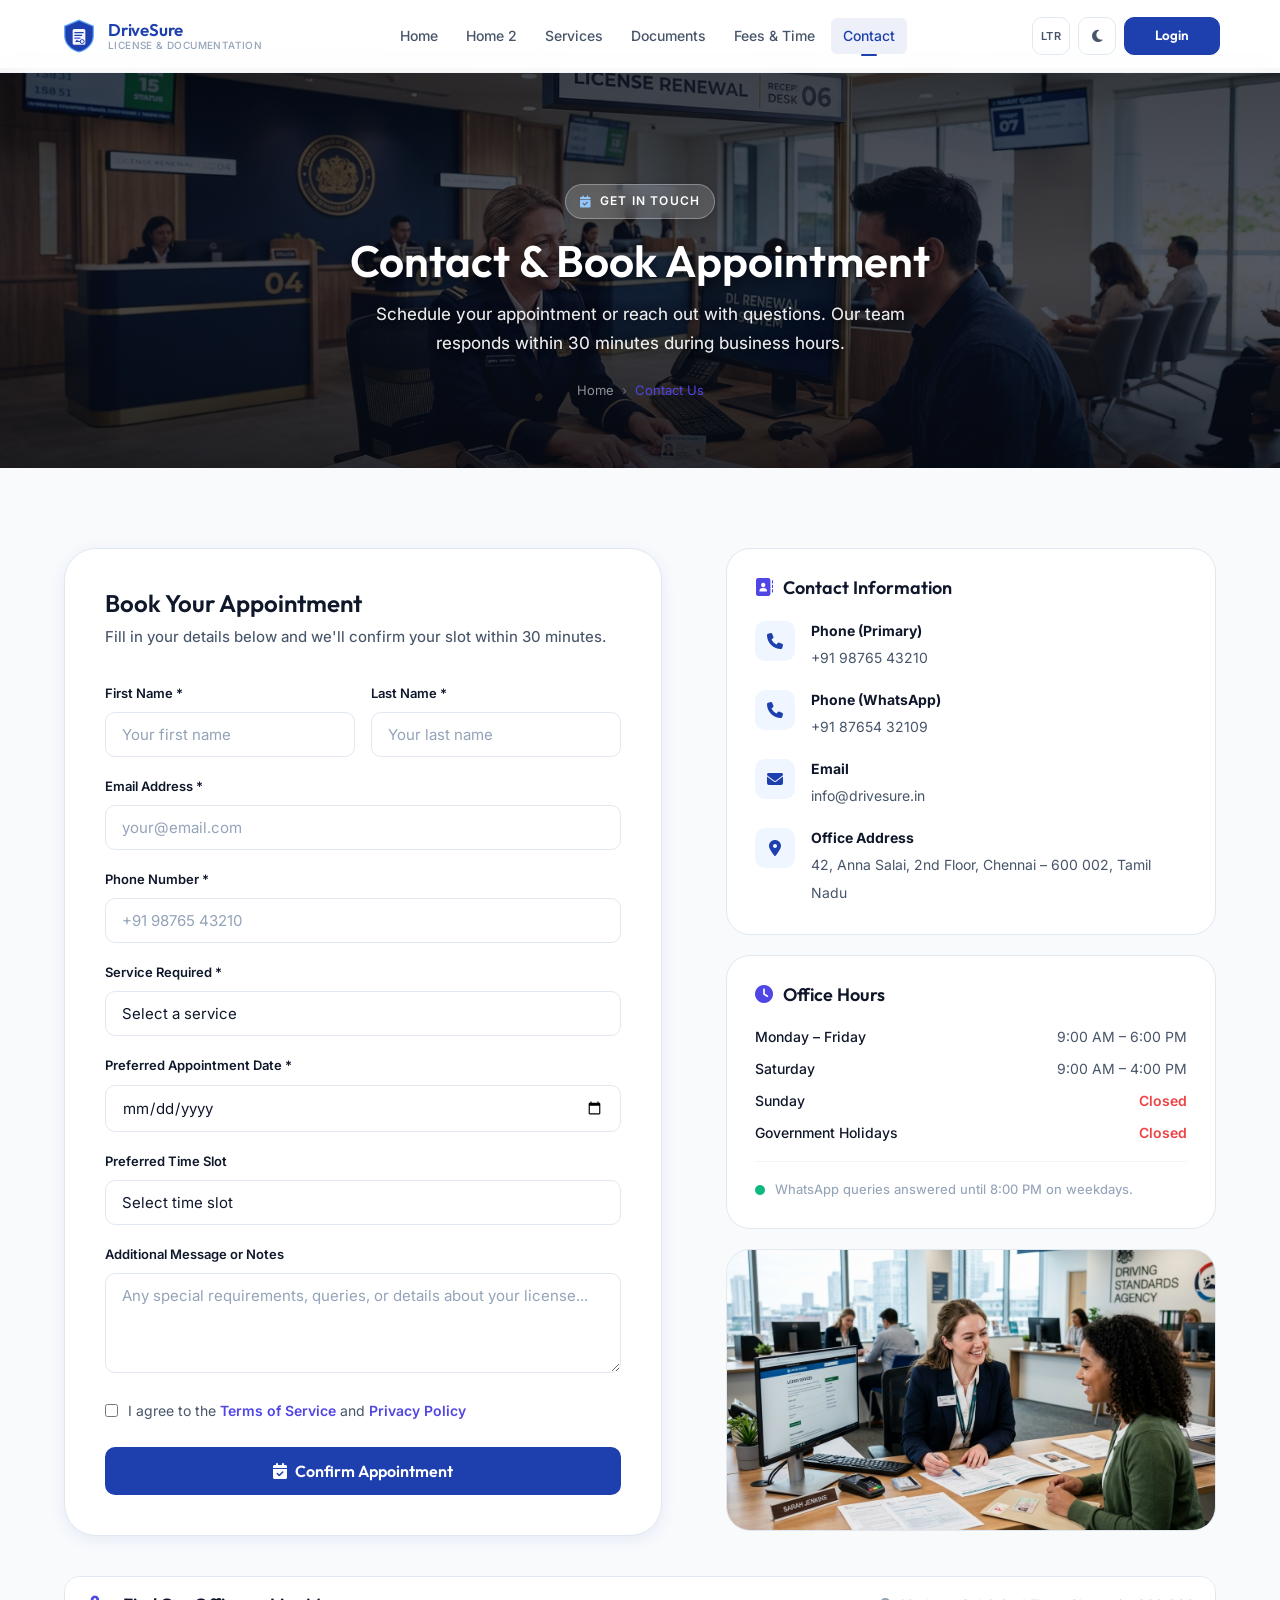
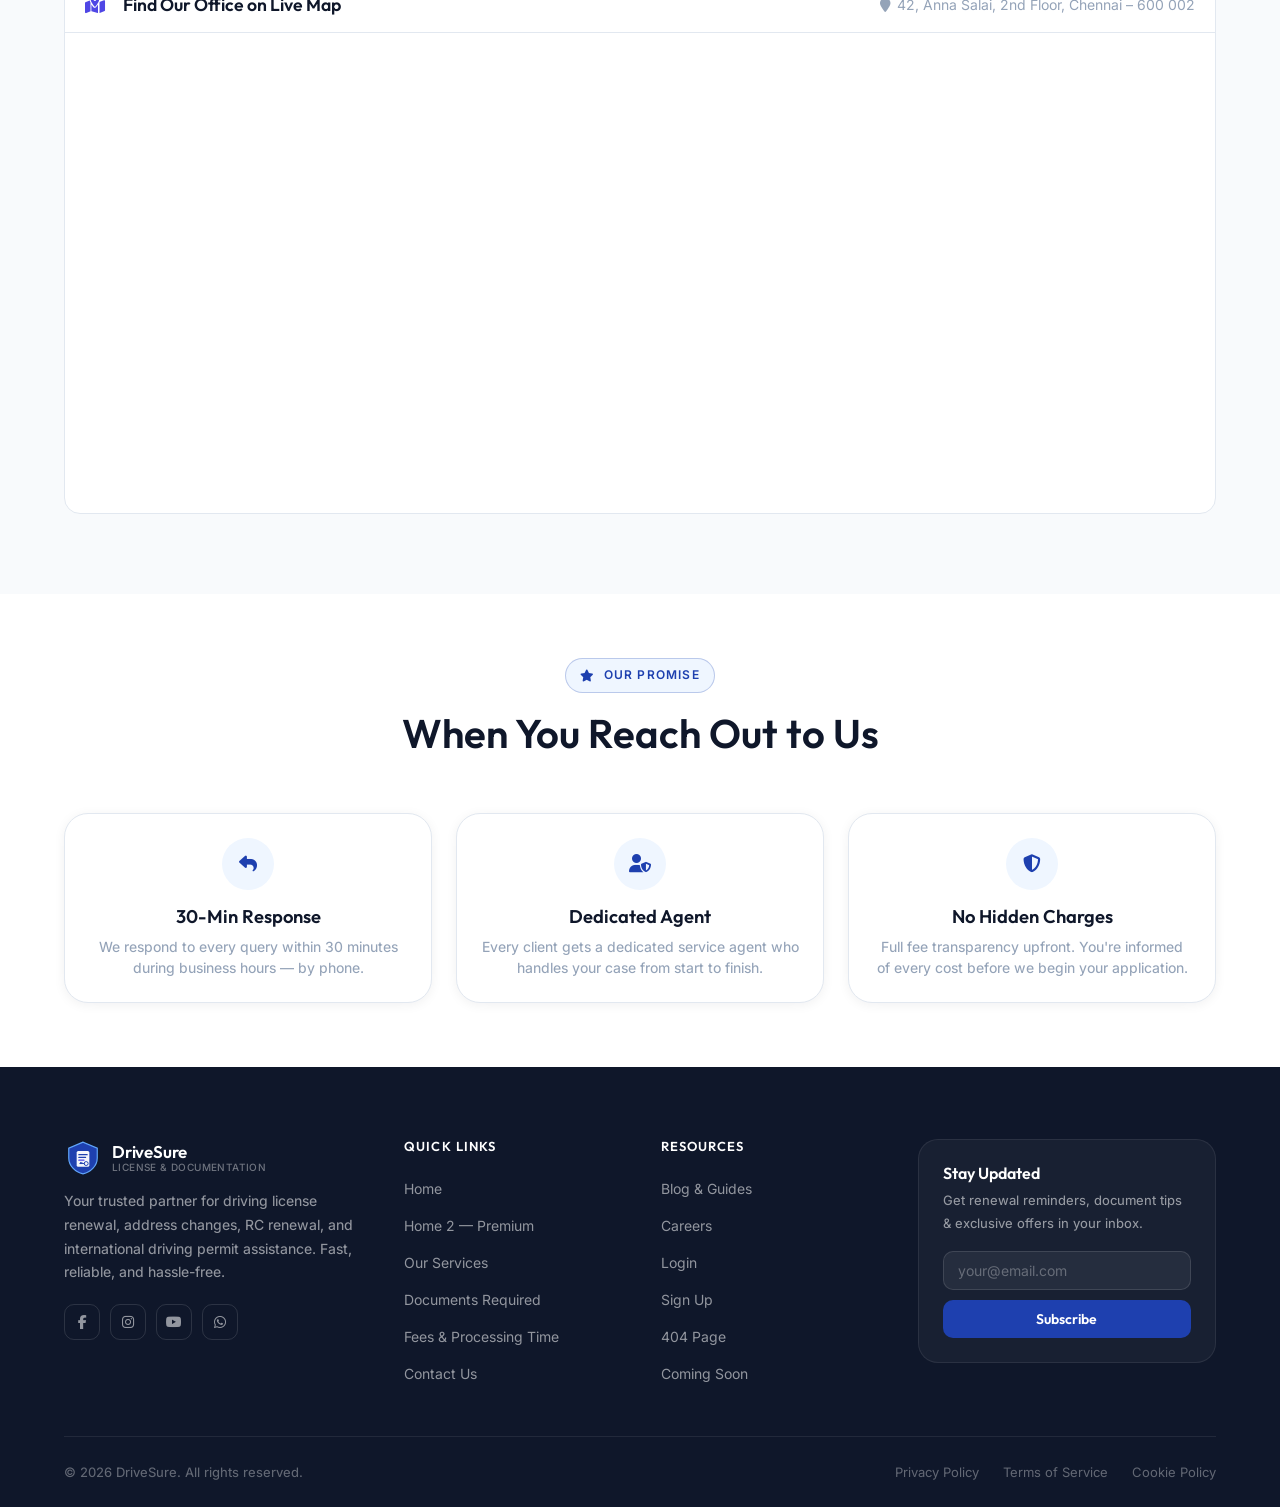
<file: contact.html>
<!DOCTYPE html>
<html lang="en" id="root-html">
<head>
    <meta charset="UTF-8">
    <meta name="viewport" content="width=device-width, initial-scale=1.0">
    <meta name="description" content="Contact DriveSure — Book an appointment for driving license renewal, address change, RC renewal, or international driving permit. We're here to help.">
    <title>Contact Us | DriveSure License & Documentation</title>
    <link rel="icon" type="image/svg+xml" href="favicon.svg">
    <link rel="stylesheet" href="https://cdnjs.cloudflare.com/ajax/libs/font-awesome/6.5.1/css/all.min.css">
    <link rel="stylesheet" href="style.css">
</head>
<body>

<!-- NAV -->
<div id="main-nav"></div>

<!-- ========== INNER HERO ========== -->
<section class="hero-inner">
    <div class="hero-inner-bg">
        <img src="assets/images/hero-main.jpg" alt="" aria-hidden="true" loading="eager">
    </div>
    <div class="hero-inner-overlay"></div>
    <div class="container hero-inner-content animate-on-scroll">
        <div class="section-label section-label-on-dark" style="margin-bottom:1rem;">
            <i class="fas fa-calendar-check"></i> Get in Touch
        </div>
        <h1>Contact & Book Appointment</h1>
        <p>Schedule your appointment or reach out with questions. Our team responds within 30 minutes during business hours.</p>
        <nav class="breadcrumb" aria-label="Breadcrumb">
            <a href="index.html">Home</a>
            <span class="sep">›</span>
            <span class="current">Contact Us</span>
        </nav>
    </div>
</section>

<!-- ========== CONTACT SECTION ========== -->
<section class="contact-section">
    <div class="container">
        <div class="contact-grid">

            <!-- LEFT: Booking Form -->
            <div>
                <div class="booking-form-card animate-on-scroll">
                    <h3>Book Your Appointment</h3>
                    <p>Fill in your details below and we'll confirm your slot within 30 minutes.</p>

                    <form id="booking-form" onsubmit="handleBookingSubmit(event)">
                        <div class="form-row">
                            <div class="form-group">
                                <label class="form-label" for="first-name">First Name *</label>
                                <input type="text" id="first-name" class="form-input" placeholder="Your first name" required>
                            </div>
                            <div class="form-group">
                                <label class="form-label" for="last-name">Last Name *</label>
                                <input type="text" id="last-name" class="form-input" placeholder="Your last name" required>
                            </div>
                        </div>

                        <div class="form-group">
                            <label class="form-label" for="email">Email Address *</label>
                            <input type="email" id="email" class="form-input" placeholder="your@email.com" required>
                        </div>

                        <div class="form-group">
                            <label class="form-label" for="phone">Phone Number *</label>
                            <input type="tel" id="phone" class="form-input" placeholder="+91 98765 43210" required>
                        </div>

                        <div class="form-group">
                            <label class="form-label" for="service">Service Required *</label>
                            <select id="service" class="form-select" required>
                                <option value="" disabled selected>Select a service</option>
                                <option value="dl-renewal">Driving License Renewal</option>
                                <option value="address-change">Address Change on DL</option>
                                <option value="rc-renewal">RC Renewal</option>
                                <option value="idp">International Driving Permit</option>
                                <option value="duplicate-dl">Duplicate DL</option>
                                <option value="name-correction">Name Correction on DL</option>
                                <option value="add-vehicle-class">Add Vehicle Class</option>
                                <option value="other">Other / Not Sure</option>
                            </select>
                        </div>

                        <div class="form-group">
                            <label class="form-label" for="preferred-date">Preferred Appointment Date *</label>
                            <input type="date" id="preferred-date" class="form-input" required>
                        </div>

                        <div class="form-group">
                            <label class="form-label" for="preferred-time">Preferred Time Slot</label>
                            <select id="preferred-time" class="form-select">
                                <option value="" disabled selected>Select time slot</option>
                                <option>9:00 AM – 11:00 AM</option>
                                <option>11:00 AM – 1:00 PM</option>
                                <option>2:00 PM – 4:00 PM</option>
                                <option>4:00 PM – 6:00 PM</option>
                            </select>
                        </div>

                        <div class="form-group">
                            <label class="form-label" for="message">Additional Message or Notes</label>
                            <textarea id="message" class="form-textarea" placeholder="Any special requirements, queries, or details about your license..."></textarea>
                        </div>

                        <div style="display:flex;align-items:center;gap:0.625rem;margin-bottom:1.5rem;">
                            <input type="checkbox" id="agree-terms" style="accent-color:var(--secondary);" required>
                            <label for="agree-terms" style="font-size:0.875rem;cursor:pointer;">
                                I agree to the <a href="#" style="color:var(--secondary);font-weight:600;">Terms of Service</a> and <a href="#" style="color:var(--secondary);font-weight:600;">Privacy Policy</a>
                            </label>
                        </div>

                        <button type="submit" class="btn btn-primary w-full btn-lg" id="submit-btn">
                            <i class="fas fa-calendar-check"></i> Confirm Appointment
                        </button>
                    </form>

                    <!-- Success message (hidden) -->
                    <div id="success-msg" style="display:none;text-align:center;padding:2rem;">
                        <div style="width:72px;height:72px;background:rgba(16,185,129,0.1);border-radius:50%;display:flex;align-items:center;justify-content:center;margin:0 auto 1.25rem;">
                            <i class="fas fa-circle-check" style="font-size:2rem;color:var(--green);"></i>
                        </div>
                        <h3>Appointment Request Sent!</h3>
                        <p style="margin-top:0.5rem;">Thank you! Our team will confirm your slot within 30 minutes via phone or email.</p>
                        <a href="index.html" class="btn btn-secondary" style="margin-top:1.5rem;">Back to Home</a>
                    </div>
                </div>
            </div>

            <!-- RIGHT: Contact Info -->
            <div class="contact-info-side animate-on-scroll animate-delay-2">

                <!-- Contact Details -->
                <div class="contact-info-card">
                    <h4><i class="fas fa-address-book"></i> Contact Information</h4>
                    <div class="contact-detail-item">
                        <div class="contact-detail-icon"><i class="fas fa-phone"></i></div>
                        <div class="contact-detail-text">
                            <strong>Phone (Primary)</strong>
                            <span>+91 98765 43210</span>
                        </div>
                    </div>
                    <div class="contact-detail-item">
                        <div class="contact-detail-icon"><i class="fas fa-phone"></i></div>
                        <div class="contact-detail-text">
                            <strong>Phone (WhatsApp)</strong>
                            <span>+91 87654 32109</span>
                        </div>
                    </div>
                    <div class="contact-detail-item">
                        <div class="contact-detail-icon"><i class="fas fa-envelope"></i></div>
                        <div class="contact-detail-text">
                            <strong>Email</strong>
                            <span>info@drivesure.in</span>
                        </div>
                    </div>
                    <div class="contact-detail-item">
                        <div class="contact-detail-icon"><i class="fas fa-location-dot"></i></div>
                        <div class="contact-detail-text">
                            <strong>Office Address</strong>
                            <span>42, Anna Salai, 2nd Floor, Chennai – 600 002, Tamil Nadu</span>
                        </div>
                    </div>
                </div>

                <!-- Office Hours -->
                <div class="contact-info-card">
                    <h4><i class="fas fa-clock"></i> Office Hours</h4>
                    <div class="office-hours-grid">
                        <div class="office-hours-row">
                            <span class="day">Monday – Friday</span>
                            <span class="time">9:00 AM – 6:00 PM</span>
                        </div>
                        <div class="office-hours-row">
                            <span class="day">Saturday</span>
                            <span class="time">9:00 AM – 4:00 PM</span>
                        </div>
                        <div class="office-hours-row">
                            <span class="day">Sunday</span>
                            <span class="closed">Closed</span>
                        </div>
                        <div class="office-hours-row">
                            <span class="day">Government Holidays</span>
                            <span class="closed">Closed</span>
                        </div>
                    </div>
                    <div style="margin-top:1rem;padding-top:1rem;border-top:1px solid var(--border-light);">
                        <p style="font-size:0.8125rem;color:var(--text-muted);font-weight:400;">
                            <i class="fas fa-circle" style="color:var(--green);font-size:0.625rem;margin-right:0.375rem;"></i>
                            WhatsApp queries answered until 8:00 PM on weekdays.
                        </p>
                    </div>
                </div>

                <!-- Customer Assistance Image Card -->
                <div class="contact-info-card animate-on-scroll" style="padding:0;overflow:hidden;border:1px solid var(--border-default);">
                    <img src="assets/images/contact-support.jpg" alt="DriveSure Support Desk" style="width:100%;height:100%;max-height:280px;object-fit:cover;display:block;">
                </div>

            </div>

        </div>

        <!-- Centered Live Map Section -->
        <div class="contact-info-card map-embed animate-on-scroll" style="margin-top:2.5rem;padding:0;overflow:hidden;border-radius:var(--radius-lg, 12px);">
            <div style="padding:1rem 1.25rem;border-bottom:1px solid var(--border-default);display:flex;align-items:center;justify-content:space-between;background:var(--bg-card);">
                <h4 style="margin:0;font-size:1.1rem;"><i class="fas fa-map-location-dot" style="color:var(--secondary);margin-right:0.5rem;"></i> Find Our Office on Live Map</h4>
                <span style="font-size:0.875rem;color:var(--text-muted);"><i class="fas fa-location-pin" style="margin-right:0.35rem;"></i>42, Anna Salai, 2nd Floor, Chennai – 600 002</span>
            </div>
            <iframe
                src="https://www.google.com/maps/embed?pb=!1m18!1m12!1m3!1d3886.7!2d80.2707!3d13.0827!2m3!1f0!2f0!3f0!3m2!1i1024!2i768!4f13.1!3m3!1m2!1s0x0%3A0x0!2zMTPCsDA0JzU3LjciTiA4MMKwMTYnMTQuNSJF!5e0!3m2!1sen!2sin!4v1620000000000!5m2!1sen!2sin"
                width="100%"
                height="480"
                style="border:0;display:block;"
                allowfullscreen=""
                loading="lazy"
                referrerpolicy="no-referrer-when-downgrade"
                title="DriveSure Office Location — 42 Anna Salai Chennai">
            </iframe>
        </div>

    </div>
</section>


<!-- ========== WHY CONTACT US ========== -->
<section style="background:var(--bg-surface);padding:4rem 0;">
    <div class="container">
        <div class="section-header animate-on-scroll">
            <div class="section-label"><i class="fas fa-star"></i> Our Promise</div>
            <h2>When You Reach Out to Us</h2>
        </div>
        <div class="promise-grid animate-on-scroll">
            <div class="card promise-card">
                <div class="promise-icon">
                    <i class="fas fa-reply"></i>
                </div>
                <h4>30-Min Response</h4>
                <p>We respond to every query within 30 minutes during business hours — by phone.</p>
            </div>
            <div class="card promise-card">
                <div class="promise-icon">
                    <i class="fas fa-user-shield"></i>
                </div>
                <h4>Dedicated Agent</h4>
                <p>Every client gets a dedicated service agent who handles your case from start to finish.</p>
            </div>
            <div class="card promise-card">
                <div class="promise-icon">
                    <i class="fas fa-shield-halved"></i>
                </div>
                <h4>No Hidden Charges</h4>
                <p>Full fee transparency upfront. You're informed of every cost before we begin your application.</p>
            </div>
        </div>
    </div>
</section>

<!-- FOOTER -->
<div id="main-footer"></div>

<script src="components.js"></script>
<script>
    // Set minimum date for appointment to today
    document.addEventListener('DOMContentLoaded', function () {
        const dateInput = document.getElementById('preferred-date');
        if (dateInput) {
            const today = new Date().toISOString().split('T')[0];
            dateInput.setAttribute('min', today);
        }
    });

    function handleBookingSubmit(e) {
        e.preventDefault();
        const form = document.getElementById('booking-form');
        const successMsg = document.getElementById('success-msg');
        if (form && successMsg) {
            form.style.display = 'none';
            successMsg.style.display = 'block';
        }
    }
</script>
</body>
</html>
</file>
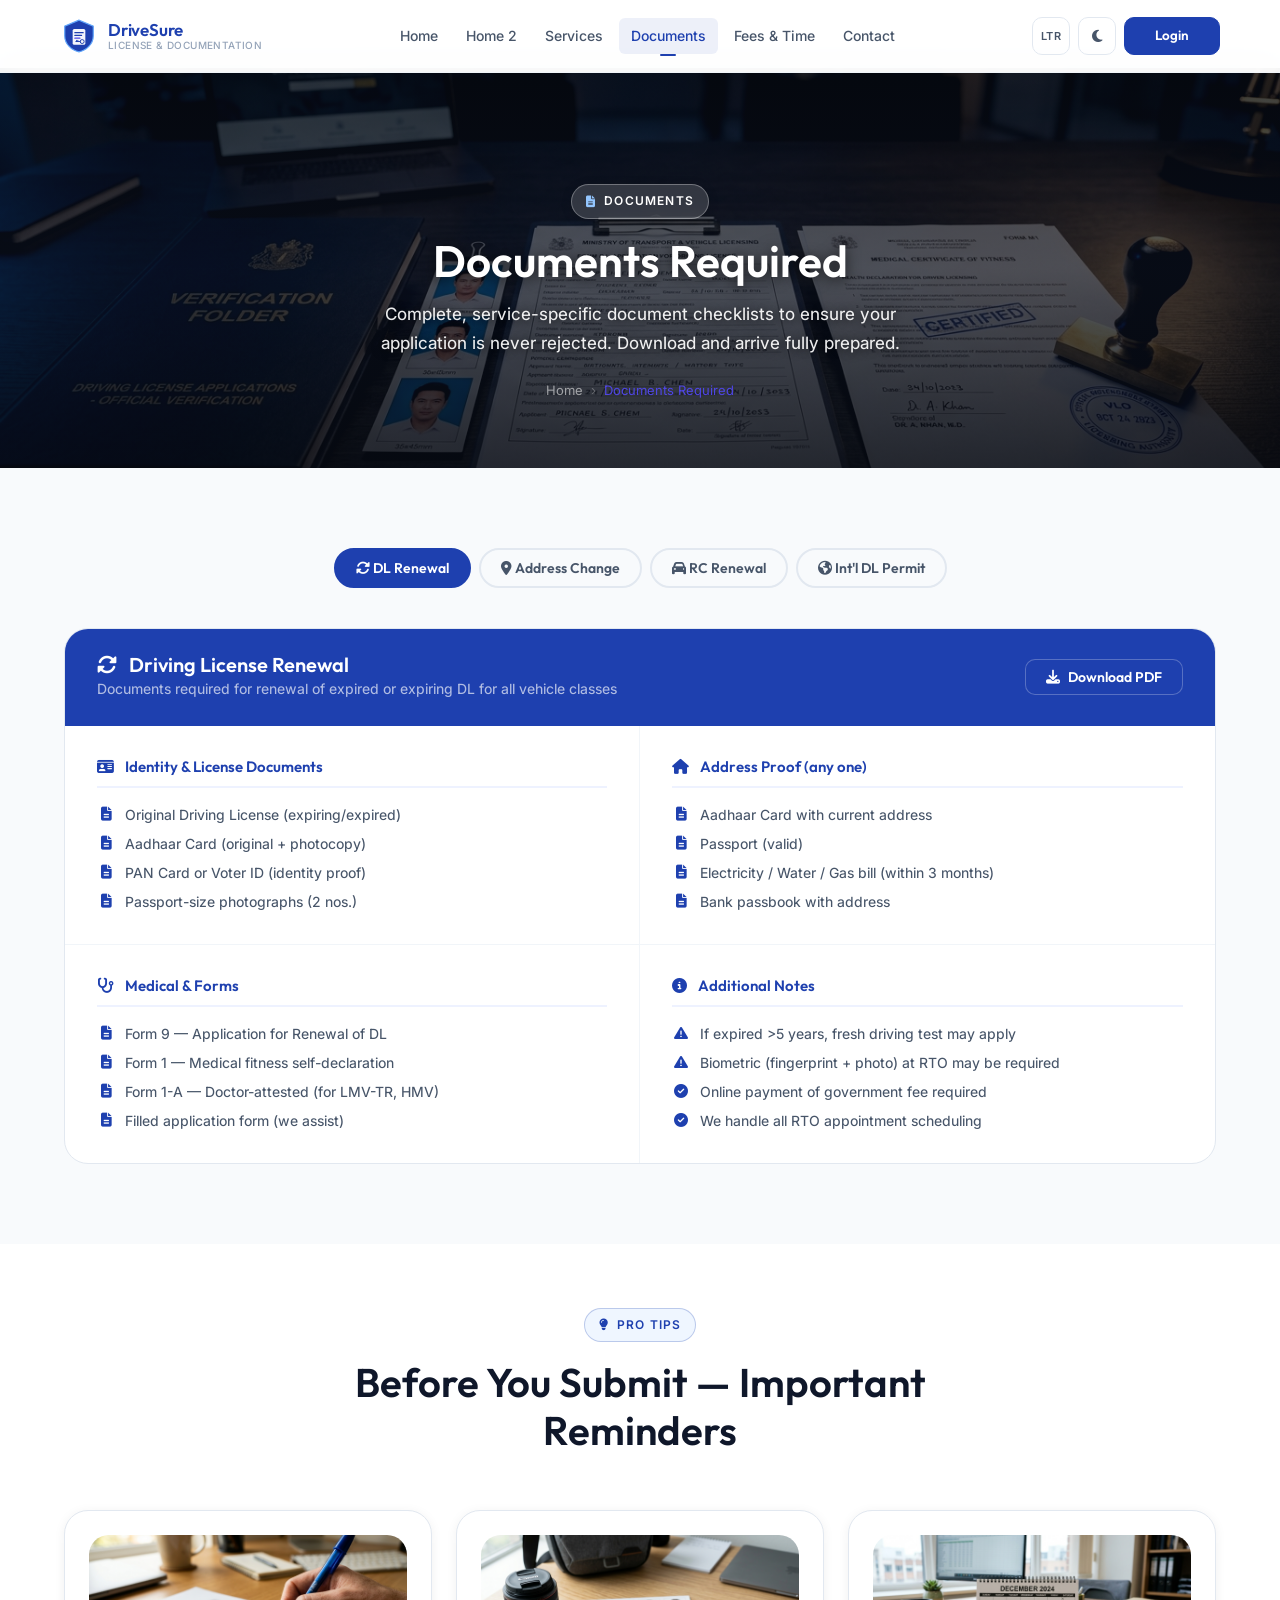
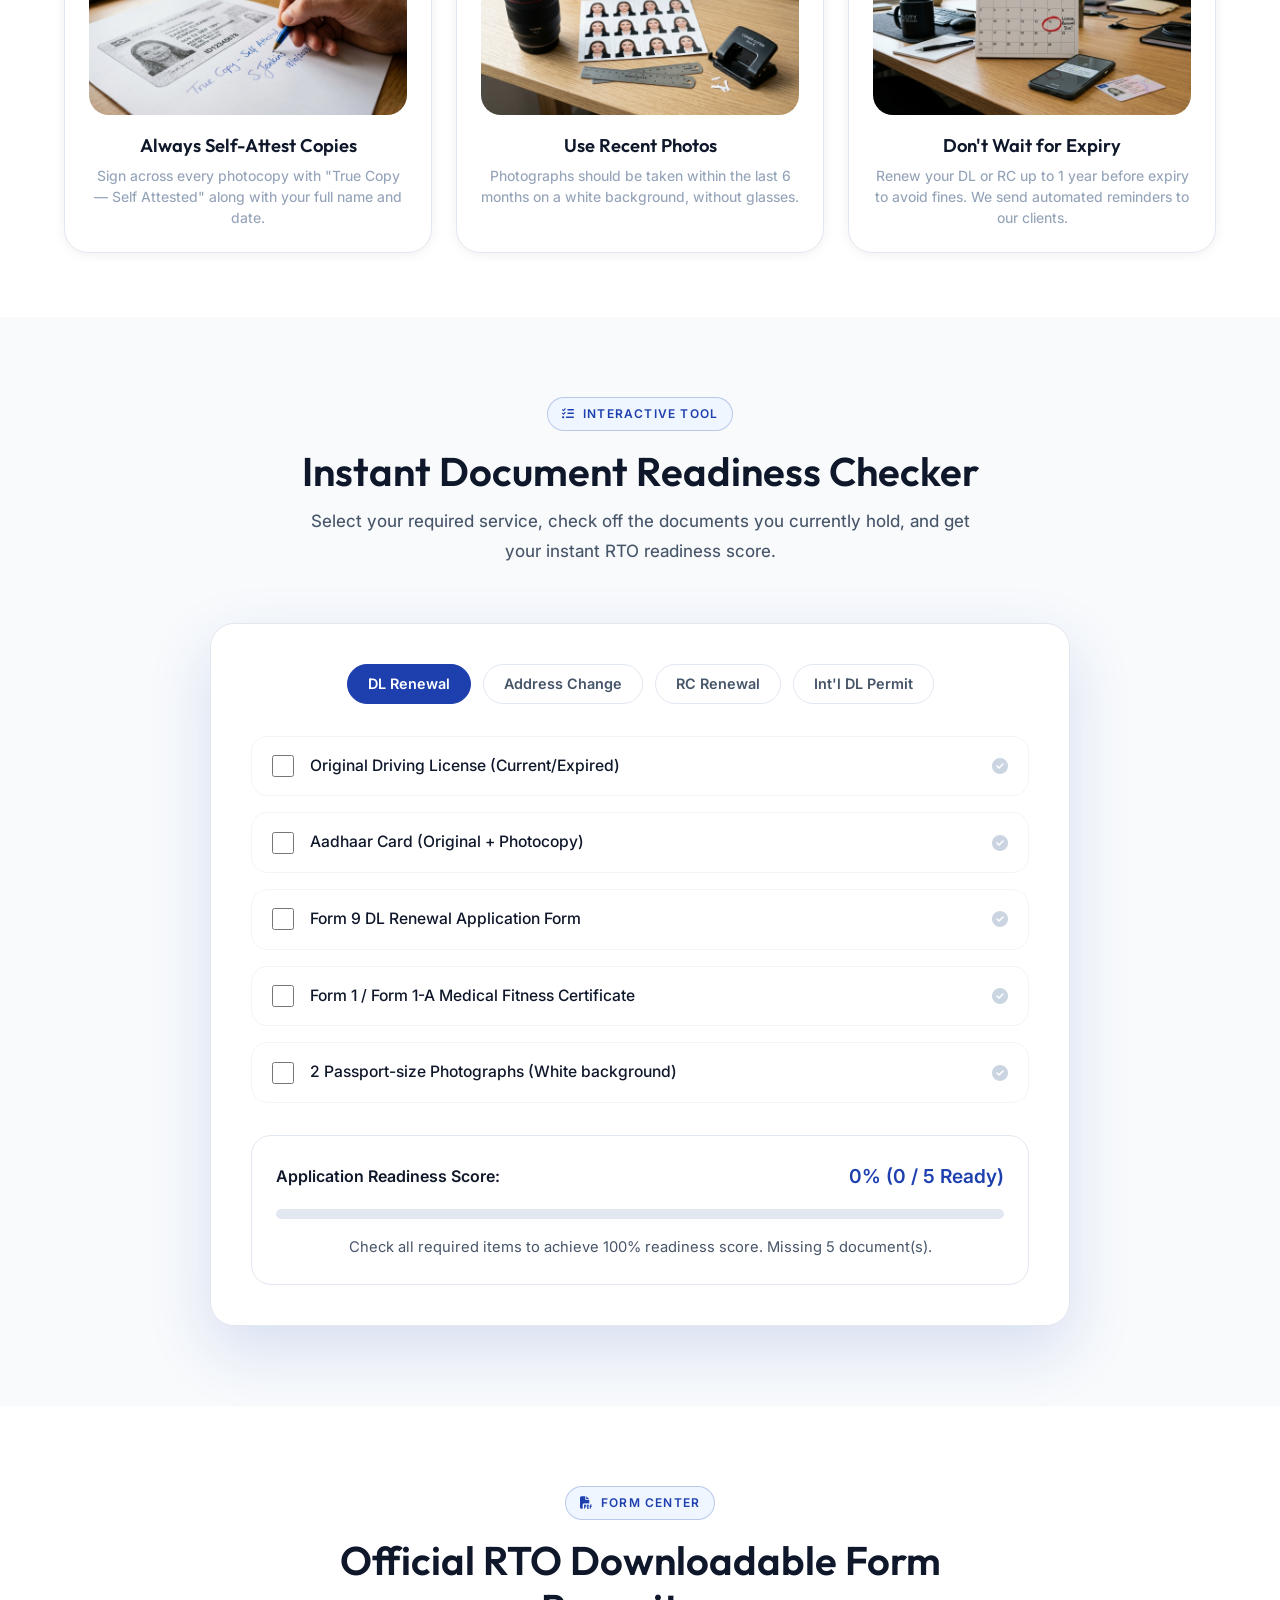
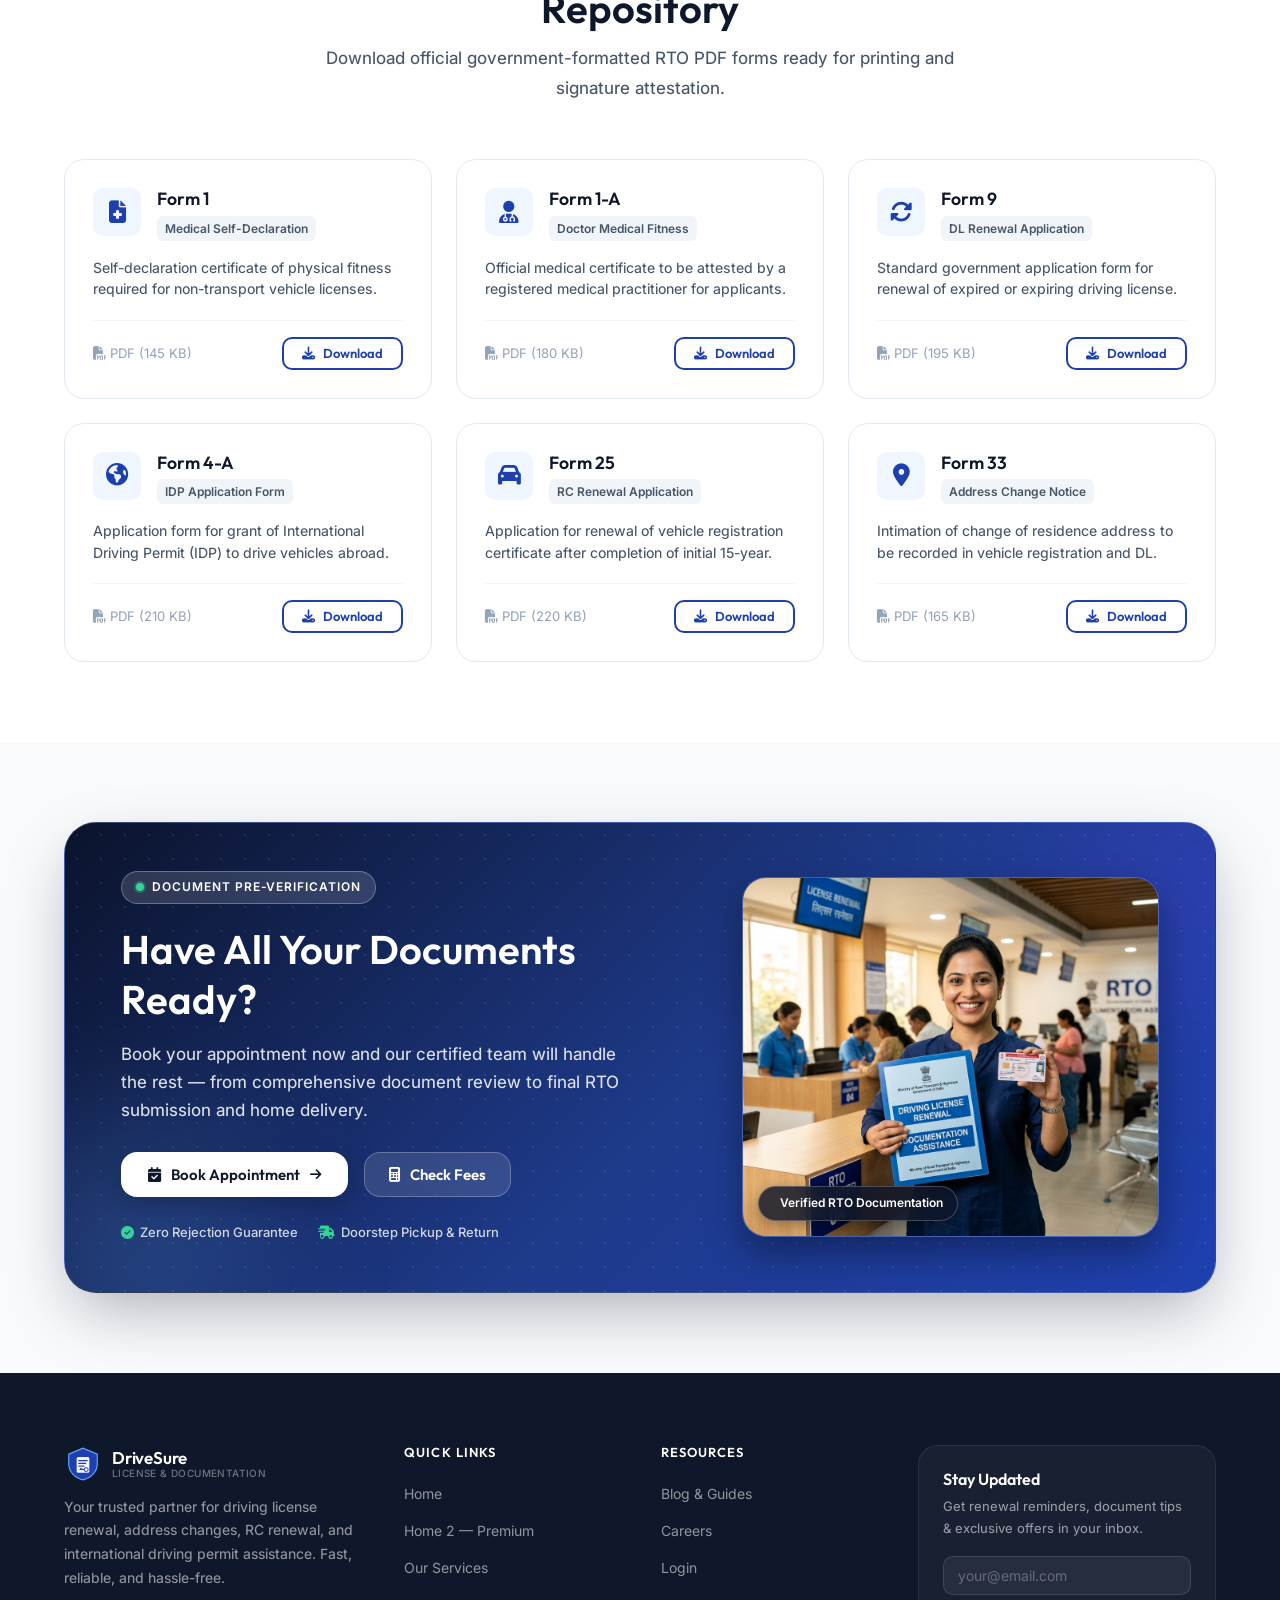
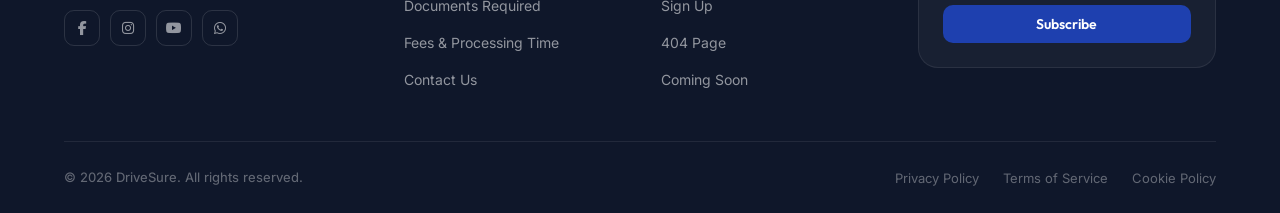
<file: documents.html>
<!DOCTYPE html>
<html lang="en" id="root-html">
<head>
    <meta charset="UTF-8">
    <meta name="viewport" content="width=device-width, initial-scale=1.0">
    <meta name="description" content="Documents Required for Driving License Renewal, Address Change, RC Renewal, and International Driving Permit — downloadable checklists for each service.">
    <title>Documents Required | DriveSure License & Documentation</title>
    <link rel="icon" type="image/svg+xml" href="favicon.svg">
    <link rel="stylesheet" href="https://cdnjs.cloudflare.com/ajax/libs/font-awesome/6.5.1/css/all.min.css">
    <link rel="stylesheet" href="style.css">
</head>
<body>

<!-- NAV -->
<div id="main-nav"></div>

<!-- ========== INNER HERO ========== -->
<section class="hero-inner">
    <div class="hero-inner-bg">
        <img src="assets/images/hero-documents-bg.jpg" alt="Driving License Application Documents and Verification" loading="eager">
    </div>
    <div class="hero-inner-overlay"></div>
    <div class="container hero-inner-content animate-on-scroll">
        <div class="section-label section-label-on-dark" style="margin-bottom:1rem;">
            <i class="fas fa-file-text"></i> Documents
        </div>
        <h1>Documents Required</h1>
        <p>Complete, service-specific document checklists to ensure your application is never rejected. Download and arrive fully prepared.</p>
        <nav class="breadcrumb" aria-label="Breadcrumb">
            <a href="index.html">Home</a>
            <span class="sep">›</span>
            <span class="current">Documents Required</span>
        </nav>
    </div>
</section>

<!-- ========== DOCUMENTS SECTION ========== -->
<section class="documents-section">
    <div class="container">

        <!-- Tab Nav -->
        <div class="doc-tabs animate-on-scroll" role="tablist" aria-label="Service document tabs">
            <button class="doc-tab-btn active" data-tab="dl-renewal" onclick="switchDocTab('dl-renewal')" role="tab" aria-selected="true" id="tab-dl-renewal">
                <i class="fas fa-rotate"></i> DL Renewal
            </button>
            <button class="doc-tab-btn" data-tab="address-change" onclick="switchDocTab('address-change')" role="tab" aria-selected="false" id="tab-address-change">
                <i class="fas fa-location-dot"></i> Address Change
            </button>
            <button class="doc-tab-btn" data-tab="rc-renewal" onclick="switchDocTab('rc-renewal')" role="tab" aria-selected="false" id="tab-rc-renewal">
                <i class="fas fa-car"></i> RC Renewal
            </button>
            <button class="doc-tab-btn" data-tab="idp" onclick="switchDocTab('idp')" role="tab" aria-selected="false" id="tab-idp">
                <i class="fas fa-earth-americas"></i> Int'l DL Permit
            </button>
        </div>

        <!-- ---- DL RENEWAL PANEL ---- -->
        <div class="doc-panel active" id="dl-renewal" role="tabpanel" aria-labelledby="tab-dl-renewal">
            <div class="doc-card animate-on-scroll">
                <div class="doc-card-header">
                    <div>
                        <h3><i class="fas fa-rotate" style="margin-right:0.5rem;"></i> Driving License Renewal</h3>
                        <p>Documents required for renewal of expired or expiring DL for all vehicle classes</p>
                    </div>
                    <button class="doc-download-btn" onclick="alert('Downloading DL Renewal Checklist PDF...\n\nNote: In the live version this downloads a real PDF.')">
                        <i class="fas fa-download"></i> Download PDF
                    </button>
                </div>
                <div class="doc-list-grid">
                    <div class="doc-list-section">
                        <h4><i class="fas fa-id-card" style="margin-right:0.5rem;"></i> Identity & License Documents</h4>
                        <ul class="doc-list">
                            <li><i class="fas fa-file-alt"></i> Original Driving License (expiring/expired)</li>
                            <li><i class="fas fa-file-alt"></i> Aadhaar Card (original + photocopy)</li>
                            <li><i class="fas fa-file-alt"></i> PAN Card or Voter ID (identity proof)</li>
                            <li><i class="fas fa-file-alt"></i> Passport-size photographs (2 nos.)</li>
                        </ul>
                    </div>
                    <div class="doc-list-section">
                        <h4><i class="fas fa-house" style="margin-right:0.5rem;"></i> Address Proof (any one)</h4>
                        <ul class="doc-list">
                            <li><i class="fas fa-file-alt"></i> Aadhaar Card with current address</li>
                            <li><i class="fas fa-file-alt"></i> Passport (valid)</li>
                            <li><i class="fas fa-file-alt"></i> Electricity / Water / Gas bill (within 3 months)</li>
                            <li><i class="fas fa-file-alt"></i> Bank passbook with address</li>
                        </ul>
                    </div>
                    <div class="doc-list-section">
                        <h4><i class="fas fa-stethoscope" style="margin-right:0.5rem;"></i> Medical & Forms</h4>
                        <ul class="doc-list">
                            <li><i class="fas fa-file-alt"></i> Form 9 — Application for Renewal of DL</li>
                            <li><i class="fas fa-file-alt"></i> Form 1 — Medical fitness self-declaration</li>
                            <li><i class="fas fa-file-alt"></i> Form 1-A — Doctor-attested (for LMV-TR, HMV)</li>
                            <li><i class="fas fa-file-alt"></i> Filled application form (we assist)</li>
                        </ul>
                    </div>
                    <div class="doc-list-section">
                        <h4><i class="fas fa-circle-info" style="margin-right:0.5rem;"></i> Additional Notes</h4>
                        <ul class="doc-list">
                            <li><i class="fas fa-triangle-exclamation"></i> If expired &gt;5 years, fresh driving test may apply</li>
                            <li><i class="fas fa-triangle-exclamation"></i> Biometric (fingerprint + photo) at RTO may be required</li>
                            <li><i class="fas fa-circle-check"></i> Online payment of government fee required</li>
                            <li><i class="fas fa-circle-check"></i> We handle all RTO appointment scheduling</li>
                        </ul>
                    </div>
                </div>
            </div>
        </div>

        <!-- ---- ADDRESS CHANGE PANEL ---- -->
        <div class="doc-panel" id="address-change" role="tabpanel" aria-labelledby="tab-address-change">
            <div class="doc-card animate-on-scroll">
                <div class="doc-card-header">
                    <div>
                        <h3><i class="fas fa-location-dot" style="margin-right:0.5rem;"></i> Address Change on DL</h3>
                        <p>Documents required to update your residential address on your driving license</p>
                    </div>
                    <button class="doc-download-btn" onclick="alert('Downloading Address Change Checklist PDF...')">
                        <i class="fas fa-download"></i> Download PDF
                    </button>
                </div>
                <div class="doc-list-grid">
                    <div class="doc-list-section">
                        <h4><i class="fas fa-id-card" style="margin-right:0.5rem;"></i> Core Documents</h4>
                        <ul class="doc-list">
                            <li><i class="fas fa-file-alt"></i> Original Driving License (to be updated)</li>
                            <li><i class="fas fa-file-alt"></i> Aadhaar Card with new address</li>
                            <li><i class="fas fa-file-alt"></i> Passport-size photographs (2 nos.)</li>
                        </ul>
                    </div>
                    <div class="doc-list-section">
                        <h4><i class="fas fa-house" style="margin-right:0.5rem;"></i> New Address Proof (any two)</h4>
                        <ul class="doc-list">
                            <li><i class="fas fa-file-alt"></i> Aadhaar with new address</li>
                            <li><i class="fas fa-file-alt"></i> Recent utility bill (within 3 months)</li>
                            <li><i class="fas fa-file-alt"></i> Rental agreement (notarized)</li>
                            <li><i class="fas fa-file-alt"></i> Passport with new address</li>
                        </ul>
                    </div>
                    <div class="doc-list-section">
                        <h4><i class="fas fa-file-pen" style="margin-right:0.5rem;"></i> Forms & Applications</h4>
                        <ul class="doc-list">
                            <li><i class="fas fa-file-alt"></i> Form 33 — Application for change of address</li>
                            <li><i class="fas fa-file-alt"></i> Form 1 — Medical fitness self-declaration</li>
                        </ul>
                    </div>
                    <div class="doc-list-section">
                        <h4><i class="fas fa-circle-info" style="margin-right:0.5rem;"></i> Important Notes</h4>
                        <ul class="doc-list">
                            <li><i class="fas fa-circle-check"></i> Both old and new state changes handled</li>
                            <li><i class="fas fa-circle-check"></i> Processing time: 3–5 working days</li>
                            <li><i class="fas fa-triangle-exclamation"></i> NOC may be required for inter-state change</li>
                        </ul>
                    </div>
                </div>
            </div>
        </div>

        <!-- ---- RC RENEWAL PANEL ---- -->
        <div class="doc-panel" id="rc-renewal" role="tabpanel" aria-labelledby="tab-rc-renewal">
            <div class="doc-card animate-on-scroll">
                <div class="doc-card-header">
                    <div>
                        <h3><i class="fas fa-car" style="margin-right:0.5rem;"></i> RC Renewal</h3>
                        <p>Documents required for registration certificate renewal for all vehicle types</p>
                    </div>
                    <button class="doc-download-btn" onclick="alert('Downloading RC Renewal Checklist PDF...')">
                        <i class="fas fa-download"></i> Download PDF
                    </button>
                </div>
                <div class="doc-list-grid">
                    <div class="doc-list-section">
                        <h4><i class="fas fa-car" style="margin-right:0.5rem;"></i> Vehicle Documents</h4>
                        <ul class="doc-list">
                            <li><i class="fas fa-file-alt"></i> Original RC Book</li>
                            <li><i class="fas fa-file-alt"></i> Valid Motor Insurance Certificate</li>
                            <li><i class="fas fa-file-alt"></i> Valid PUC Certificate</li>
                            <li><i class="fas fa-file-alt"></i> Fitness Certificate (for commercial vehicles)</li>
                        </ul>
                    </div>
                    <div class="doc-list-section">
                        <h4><i class="fas fa-user" style="margin-right:0.5rem;"></i> Owner's Documents</h4>
                        <ul class="doc-list">
                            <li><i class="fas fa-file-alt"></i> Owner's Aadhaar Card</li>
                            <li><i class="fas fa-file-alt"></i> Driving License of owner</li>
                            <li><i class="fas fa-file-alt"></i> Passport-size photograph (1 no.)</li>
                        </ul>
                    </div>
                    <div class="doc-list-section">
                        <h4><i class="fas fa-file-pen" style="margin-right:0.5rem;"></i> Forms Required</h4>
                        <ul class="doc-list">
                            <li><i class="fas fa-file-alt"></i> Form 25 — Application for RC Renewal</li>
                            <li><i class="fas fa-file-alt"></i> Road tax payment receipt (if applicable)</li>
                        </ul>
                    </div>
                    <div class="doc-list-section">
                        <h4><i class="fas fa-circle-info" style="margin-right:0.5rem;"></i> Notes for Commercial</h4>
                        <ul class="doc-list">
                            <li><i class="fas fa-triangle-exclamation"></i> Route permit required for goods vehicles</li>
                            <li><i class="fas fa-triangle-exclamation"></i> Load test certificate for overloaded permits</li>
                            <li><i class="fas fa-circle-check"></i> We arrange fitness inspection liaison</li>
                        </ul>
                    </div>
                </div>
            </div>
        </div>

        <!-- ---- IDP PANEL ---- -->
        <div class="doc-panel" id="idp" role="tabpanel" aria-labelledby="tab-idp">
            <div class="doc-card animate-on-scroll">
                <div class="doc-card-header">
                    <div>
                        <h3><i class="fas fa-earth-americas" style="margin-right:0.5rem;"></i> International Driving Permit</h3>
                        <p>Documents required to obtain an International Driving Permit (IDP) for driving abroad</p>
                    </div>
                    <button class="doc-download-btn" onclick="alert('Downloading IDP Checklist PDF...')">
                        <i class="fas fa-download"></i> Download PDF
                    </button>
                </div>
                <div class="doc-list-grid">
                    <div class="doc-list-section">
                        <h4><i class="fas fa-id-card" style="margin-right:0.5rem;"></i> Identity Documents</h4>
                        <ul class="doc-list">
                            <li><i class="fas fa-file-alt"></i> Valid Original Indian Driving License</li>
                            <li><i class="fas fa-file-alt"></i> Valid Passport (with at least 1 year validity)</li>
                            <li><i class="fas fa-file-alt"></i> Aadhaar Card</li>
                            <li><i class="fas fa-file-alt"></i> PAN Card</li>
                        </ul>
                    </div>
                    <div class="doc-list-section">
                        <h4><i class="fas fa-plane" style="margin-right:0.5rem;"></i> Travel Documents</h4>
                        <ul class="doc-list">
                            <li><i class="fas fa-file-alt"></i> Valid Visa (destination country)</li>
                            <li><i class="fas fa-file-alt"></i> Flight ticket / Travel itinerary</li>
                            <li><i class="fas fa-file-alt"></i> Proof of travel date (booking confirmation)</li>
                        </ul>
                    </div>
                    <div class="doc-list-section">
                        <h4><i class="fas fa-camera" style="margin-right:0.5rem;"></i> Photographs & Forms</h4>
                        <ul class="doc-list">
                            <li><i class="fas fa-file-alt"></i> Passport-size photographs (4 nos.)</li>
                            <li><i class="fas fa-file-alt"></i> Form 4-A — IDP Application Form</li>
                            <li><i class="fas fa-file-alt"></i> Self-attested copies of all documents</li>
                        </ul>
                    </div>
                    <div class="doc-list-section">
                        <h4><i class="fas fa-circle-info" style="margin-right:0.5rem;"></i> Key Information</h4>
                        <ul class="doc-list">
                            <li><i class="fas fa-circle-check"></i> Valid for 1 year from date of issue</li>
                            <li><i class="fas fa-circle-check"></i> Recognized in 185+ countries</li>
                            <li><i class="fas fa-triangle-exclamation"></i> Must carry original Indian DL along with IDP</li>
                            <li><i class="fas fa-circle-check"></i> Express 48-hour processing available</li>
                        </ul>
                    </div>
                </div>
            </div>
        </div>

    </div>
</section>

<!-- ========== TIPS SECTION ========== -->
<section style="background:var(--bg-surface);padding:4rem 0;">
    <div class="container">
        <div class="section-header animate-on-scroll">
            <div class="section-label"><i class="fas fa-lightbulb"></i> Pro Tips</div>
            <h2>Before You Submit — Important Reminders</h2>
        </div>
        <div class="doc-tips-grid animate-on-scroll">
            <div class="card tip-card">
                <div class="tip-img-wrap">
                    <img src="assets/images/tip-self-attest.jpg" alt="Self-attesting document copy with signature and date" loading="lazy">
                </div>
                <h4>Always Self-Attest Copies</h4>
                <p>Sign across every photocopy with "True Copy — Self Attested" along with your full name and date.</p>
            </div>
            <div class="card tip-card">
                <div class="tip-img-wrap">
                    <img src="assets/images/tip-recent-photos.jpg" alt="Passport size photographs with camera gear" loading="lazy">
                </div>
                <h4>Use Recent Photos</h4>
                <p>Photographs should be taken within the last 6 months on a white background, without glasses.</p>
            </div>
            <div class="card tip-card">
                <div class="tip-img-wrap">
                    <img src="assets/images/tip-expiry-reminder.jpg" alt="License renewal date circled on calendar with reminder notification" loading="lazy">
                </div>
                <h4>Don't Wait for Expiry</h4>
                <p>Renew your DL or RC up to 1 year before expiry to avoid fines. We send automated reminders to our clients.</p>
            </div>
        </div>
    </div>
</section>

<!-- ========== NEW SECTION 1: INTERACTIVE DOCUMENT CHECKER ========== -->
<section class="doc-checker-section">
    <div class="container">
        <div class="section-header animate-on-scroll">
            <div class="section-label"><i class="fas fa-list-check"></i> Interactive Tool</div>
            <h2>Instant Document Readiness Checker</h2>
            <p>Select your required service, check off the documents you currently hold, and get your instant RTO readiness score.</p>
        </div>

        <div class="doc-checker-card animate-on-scroll">
            <div class="checker-nav">
                <button class="checker-nav-btn active" onclick="loadCheckerService('dl', this)">DL Renewal</button>
                <button class="checker-nav-btn" onclick="loadCheckerService('address', this)">Address Change</button>
                <button class="checker-nav-btn" onclick="loadCheckerService('rc', this)">RC Renewal</button>
                <button class="checker-nav-btn" onclick="loadCheckerService('idp', this)">Int'l DL Permit</button>
            </div>

            <div class="checker-items-list" id="checker-items-container">
                <!-- Populated via JS -->
            </div>

            <div class="checker-status-box">
                <div style="display:flex;justify-content:space-between;align-items:center;flex-wrap:wrap;gap:0.5rem;">
                    <span style="font-weight:600;color:var(--text-heading);">Application Readiness Score:</span>
                    <span id="checker-score-text" style="font-weight:600;color:var(--primary);font-size:1.2rem;">0% (0 / 5 Ready)</span>
                </div>
                <div class="checker-progress-bar">
                    <div class="checker-progress-fill" id="checker-progress-bar-fill"></div>
                </div>
                <div id="checker-action-note" style="font-size:0.92rem;color:var(--text-body);margin-top:0.75rem;">
                    Check all required items to achieve 100% readiness score.
                </div>
            </div>
        </div>
    </div>
</section>

<!-- ========== NEW SECTION 2: OFFICIAL RTO FORM LIBRARY ========== -->
<section class="doc-forms-repo-section">
    <div class="container">
        <div class="section-header animate-on-scroll">
            <div class="section-label"><i class="fas fa-file-pdf"></i> Form Center</div>
            <h2>Official RTO Downloadable Form Repository</h2>
            <p>Download official government-formatted RTO PDF forms ready for printing and signature attestation.</p>
        </div>

        <div class="forms-repo-grid animate-on-scroll">
            <div class="form-repo-card">
                <div>
                    <div class="form-repo-header">
                        <div class="form-icon-wrap"><i class="fas fa-file-medical"></i></div>
                        <div class="form-repo-info">
                            <h4>Form 1</h4>
                            <span class="form-repo-badge">Medical Self-Declaration</span>
                        </div>
                    </div>
                    <p class="form-repo-desc">Self-declaration certificate of physical fitness required for non-transport vehicle licenses.</p>
                </div>
                <div class="form-repo-footer">
                    <span class="form-file-size"><i class="fas fa-file-pdf"></i> PDF (145 KB)</span>
                    <button class="btn btn-secondary btn-sm" onclick="alert('Downloading Official RTO Form 1 PDF...')">
                        <i class="fas fa-download"></i> Download
                    </button>
                </div>
            </div>

            <div class="form-repo-card">
                <div>
                    <div class="form-repo-header">
                        <div class="form-icon-wrap"><i class="fas fa-user-doctor"></i></div>
                        <div class="form-repo-info">
                            <h4>Form 1-A</h4>
                            <span class="form-repo-badge">Doctor Medical Fitness</span>
                        </div>
                    </div>
                    <p class="form-repo-desc">Official medical certificate to be attested by a registered medical practitioner for applicants.</p>
                </div>
                <div class="form-repo-footer">
                    <span class="form-file-size"><i class="fas fa-file-pdf"></i> PDF (180 KB)</span>
                    <button class="btn btn-secondary btn-sm" onclick="alert('Downloading Official RTO Form 1-A PDF...')">
                        <i class="fas fa-download"></i> Download
                    </button>
                </div>
            </div>

            <div class="form-repo-card">
                <div>
                    <div class="form-repo-header">
                        <div class="form-icon-wrap"><i class="fas fa-rotate"></i></div>
                        <div class="form-repo-info">
                            <h4>Form 9</h4>
                            <span class="form-repo-badge">DL Renewal Application</span>
                        </div>
                    </div>
                    <p class="form-repo-desc">Standard government application form for renewal of expired or expiring driving license.</p>
                </div>
                <div class="form-repo-footer">
                    <span class="form-file-size"><i class="fas fa-file-pdf"></i> PDF (195 KB)</span>
                    <button class="btn btn-secondary btn-sm" onclick="alert('Downloading Official RTO Form 9 PDF...')">
                        <i class="fas fa-download"></i> Download
                    </button>
                </div>
            </div>

            <div class="form-repo-card">
                <div>
                    <div class="form-repo-header">
                        <div class="form-icon-wrap"><i class="fas fa-earth-americas"></i></div>
                        <div class="form-repo-info">
                            <h4>Form 4-A</h4>
                            <span class="form-repo-badge">IDP Application Form</span>
                        </div>
                    </div>
                    <p class="form-repo-desc">Application form for grant of International Driving Permit (IDP) to drive vehicles abroad.</p>
                </div>
                <div class="form-repo-footer">
                    <span class="form-file-size"><i class="fas fa-file-pdf"></i> PDF (210 KB)</span>
                    <button class="btn btn-secondary btn-sm" onclick="alert('Downloading Official RTO Form 4-A PDF...')">
                        <i class="fas fa-download"></i> Download
                    </button>
                </div>
            </div>

            <div class="form-repo-card">
                <div>
                    <div class="form-repo-header">
                        <div class="form-icon-wrap"><i class="fas fa-car"></i></div>
                        <div class="form-repo-info">
                            <h4>Form 25</h4>
                            <span class="form-repo-badge">RC Renewal Application</span>
                        </div>
                    </div>
                    <p class="form-repo-desc">Application for renewal of vehicle registration certificate after completion of initial 15-year.</p>
                </div>
                <div class="form-repo-footer">
                    <span class="form-file-size"><i class="fas fa-file-pdf"></i> PDF (220 KB)</span>
                    <button class="btn btn-secondary btn-sm" onclick="alert('Downloading Official RTO Form 25 PDF...')">
                        <i class="fas fa-download"></i> Download
                    </button>
                </div>
            </div>

            <div class="form-repo-card">
                <div>
                    <div class="form-repo-header">
                        <div class="form-icon-wrap"><i class="fas fa-location-dot"></i></div>
                        <div class="form-repo-info">
                            <h4>Form 33</h4>
                            <span class="form-repo-badge">Address Change Notice</span>
                        </div>
                    </div>
                    <p class="form-repo-desc">Intimation of change of residence address to be recorded in vehicle registration and DL.</p>
                </div>
                <div class="form-repo-footer">
                    <span class="form-file-size"><i class="fas fa-file-pdf"></i> PDF (165 KB)</span>
                    <button class="btn btn-secondary btn-sm" onclick="alert('Downloading Official RTO Form 33 PDF...')">
                        <i class="fas fa-download"></i> Download
                    </button>
                </div>
            </div>
        </div>
    </div>
</section>

<script>
const checkerData = {
    dl: [
        'Original Driving License (Current/Expired)',
        'Aadhaar Card (Original + Photocopy)',
        'Form 9 DL Renewal Application Form',
        'Form 1 / Form 1-A Medical Fitness Certificate',
        '2 Passport-size Photographs (White background)'
    ],
    address: [
        'Original Driving License',
        'New Address Proof (Aadhaar / Passport / Utility Bill)',
        'Form 33 Address Change Notice',
        'Rental Agreement or NOC (If residing in rented home)'
    ],
    rc: [
        'Original Vehicle Registration Certificate (RC)',
        'Valid Vehicle Insurance Certificate',
        'Valid PUC (Pollution Under Control) Certificate',
        'Form 25 RC Renewal Application',
        'Owner Aadhaar Card copy'
    ],
    idp: [
        'Valid Original Indian Driving License',
        'Valid Passport (with at least 1 year validity)',
        'Valid Destination Country Visa copy',
        'Form 4-A International Driving Permit Form',
        '4 Passport-size Photographs'
    ]
};

function loadCheckerService(key, btnEl) {
    if (btnEl) {
        document.querySelectorAll('.checker-nav-btn').forEach(b => b.classList.remove('active'));
        btnEl.classList.add('active');
    }
    const container = document.getElementById('checker-items-container');
    const items = checkerData[key] || checkerData.dl;
    container.innerHTML = items.map((text, idx) => `
        <label class="checker-item">
            <input type="checkbox" class="checker-checkbox" onchange="calcDocReadiness()" />
            <span class="checker-item-label">${text}</span>
            <i class="fas fa-check-circle" style="color:#CBD5E1;"></i>
        </label>
    `).join('');
    calcDocReadiness();
}

function calcDocReadiness() {
    const checkboxes = document.querySelectorAll('#checker-items-container .checker-checkbox');
    const total = checkboxes.length;
    let checked = 0;
    checkboxes.forEach((cb) => {
        const item = cb.closest('.checker-item');
        const icon = item.querySelector('i');
        if (cb.checked) {
            checked++;
            item.style.borderColor = '#10B981';
            item.style.background = 'rgba(16, 185, 129, 0.08)';
            if (icon) icon.style.color = '#10B981';
        } else {
            item.style.borderColor = '';
            item.style.background = '';
            if (icon) icon.style.color = '#CBD5E1';
        }
    });

    const percent = total > 0 ? Math.round((checked / total) * 100) : 0;
    const scoreText = document.getElementById('checker-score-text');
    const fill = document.getElementById('checker-progress-bar-fill');
    const note = document.getElementById('checker-action-note');

    if (scoreText) scoreText.textContent = `${percent}% (${checked} / ${total} Ready)`;
    if (fill) fill.style.width = `${percent}%`;

    if (note) {
        if (percent === 100) {
            note.innerHTML = `<span style="color:#10B981;font-weight:600;"><i class="fas fa-circle-check"></i> Perfect! Your documents are 100% ready for RTO submission.</span> <a href="contact.html" class="btn btn-primary btn-sm" style="margin-left:0.5rem;padding:0.35rem 0.85rem;">Book Appointment Now</a>`;
        } else {
            note.textContent = `Check all required items to achieve 100% readiness score. Missing ${total - checked} document(s).`;
        }
    }
}

document.addEventListener('DOMContentLoaded', () => {
    loadCheckerService('dl');
});
</script>

<!-- ========== CTA ========== -->
<section class="cta-section">
    <div class="container">
        <div class="cta-card-split animate-on-scroll">
            <div class="cta-grid-pattern"></div>
            <!-- Left: Text Content -->
            <div class="cta-split-text">
                <div class="cta-pill-badge">
                    <span class="cta-pulse-dot"></span>
                    <span>Document Pre-Verification</span>
                </div>
                <h2>Have All Your Documents Ready?</h2>
                <p>Book your appointment now and our certified team will handle the rest — from comprehensive document review to final RTO submission and home delivery.</p>
                <div class="cta-split-actions">
                    <a href="contact.html" class="btn btn-cta-primary">
                        <i class="fas fa-calendar-check"></i> Book Appointment
                        <i class="fas fa-arrow-right cta-btn-arrow"></i>
                    </a>
                    <a href="fees.html" class="btn btn-cta-secondary">
                        <i class="fas fa-calculator"></i> Check Fees
                    </a>
                </div>
                <div class="cta-split-trust">
                    <span class="cta-split-trust-item"><i class="fas fa-check-circle"></i> Zero Rejection Guarantee</span>
                    <span class="cta-split-trust-item"><i class="fas fa-truck-fast"></i> Doorstep Pickup & Return</span>
                </div>
            </div>

            <!-- Right: Image with Badge -->
            <div class="cta-split-img-wrapper">
                <img src="assets/images/cta-documents.jpg" alt="Driving license renewal documentation assistance" class="cta-split-img" loading="lazy">
                <div class="cta-img-badge">
                    <i class="fas fa-shield-check"></i> Verified RTO Documentation
                </div>
            </div>
        </div>
    </div>
</section>

<!-- FOOTER -->
<div id="main-footer"></div>

<script src="components.js"></script>
</body>
</html>
</file>
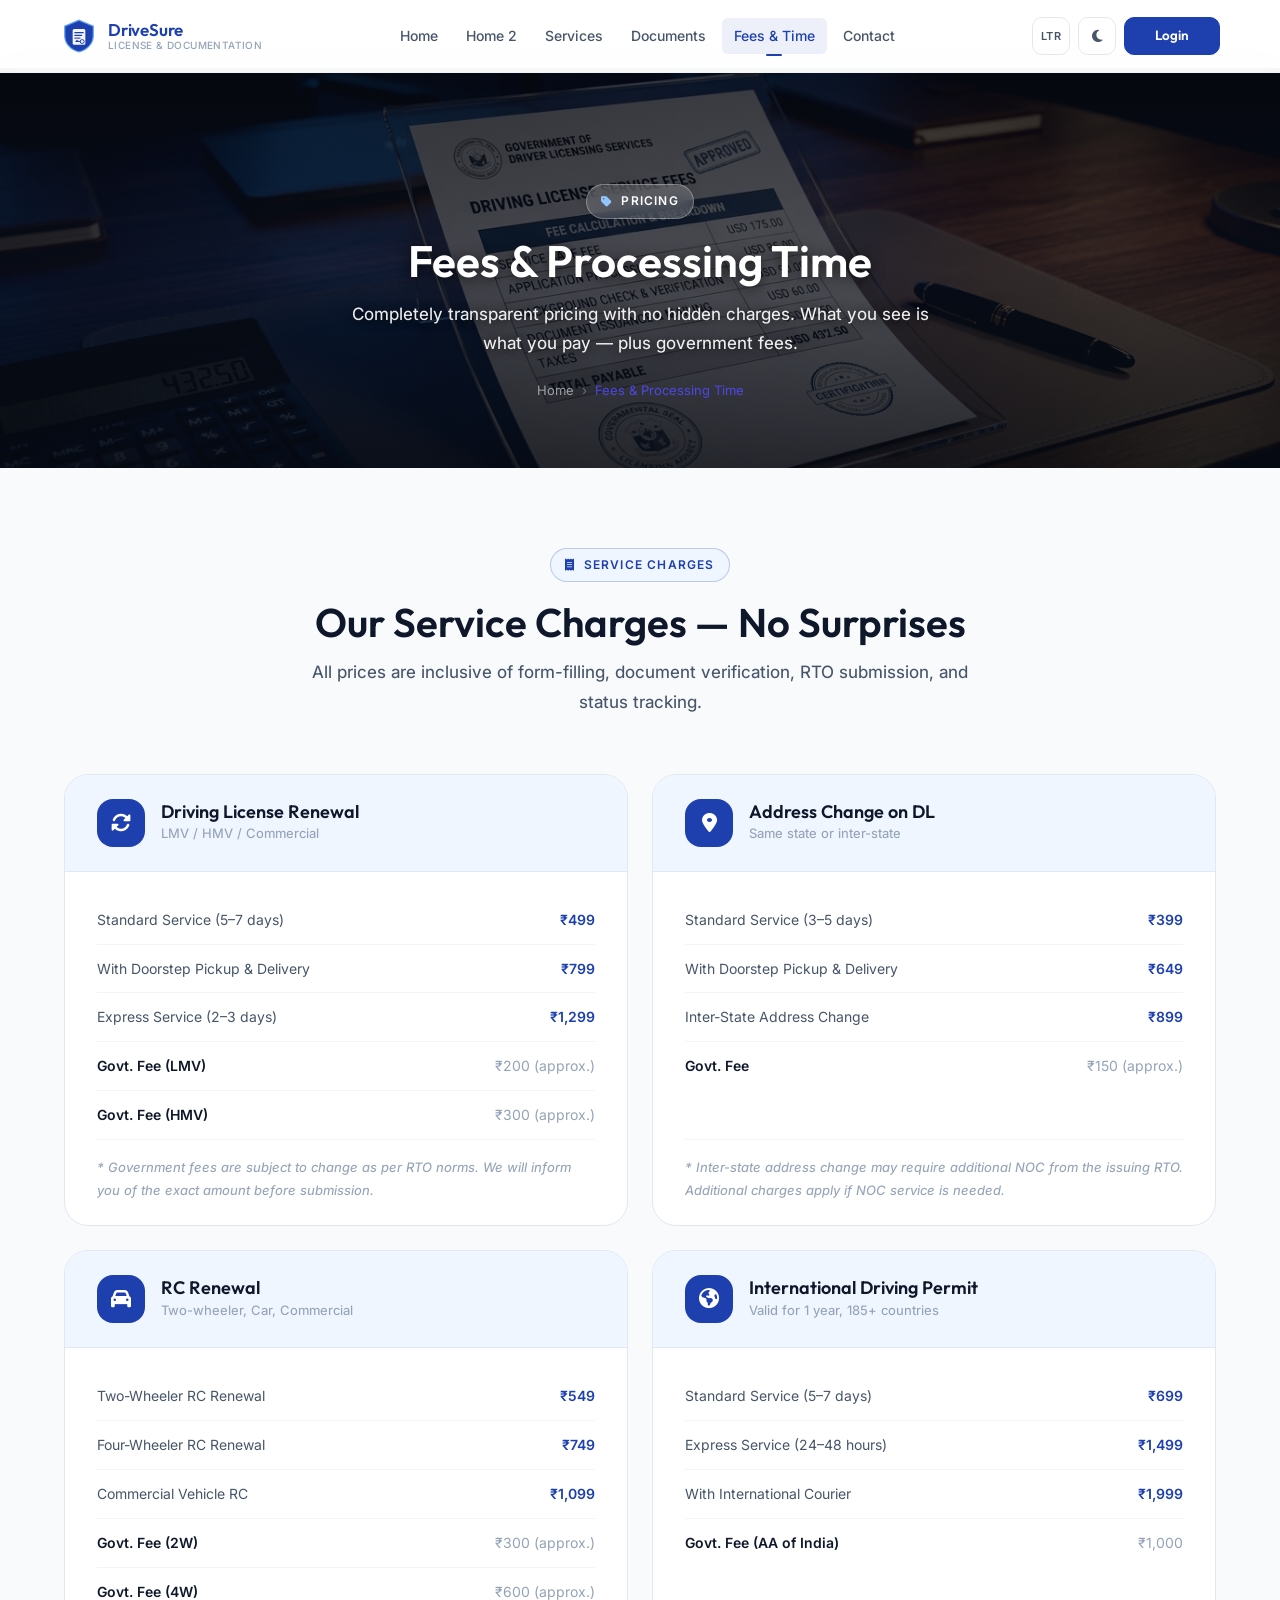
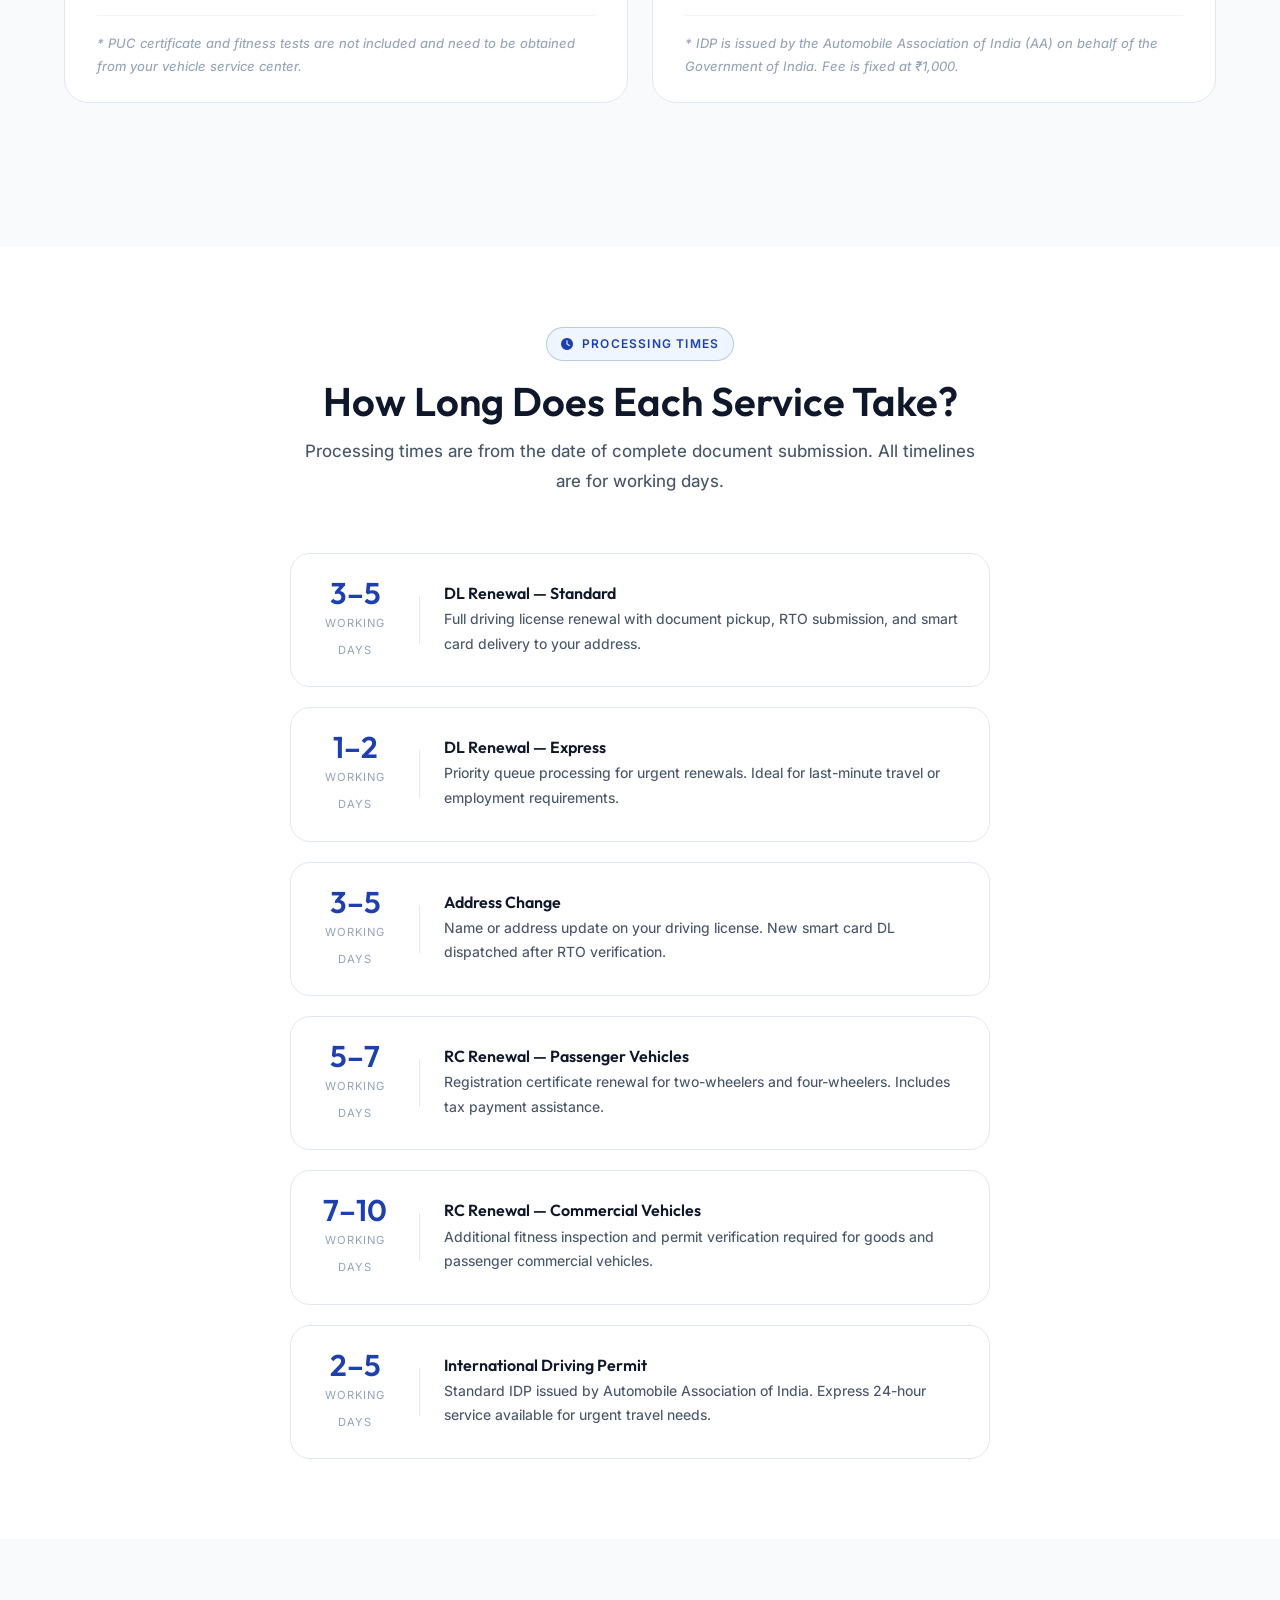
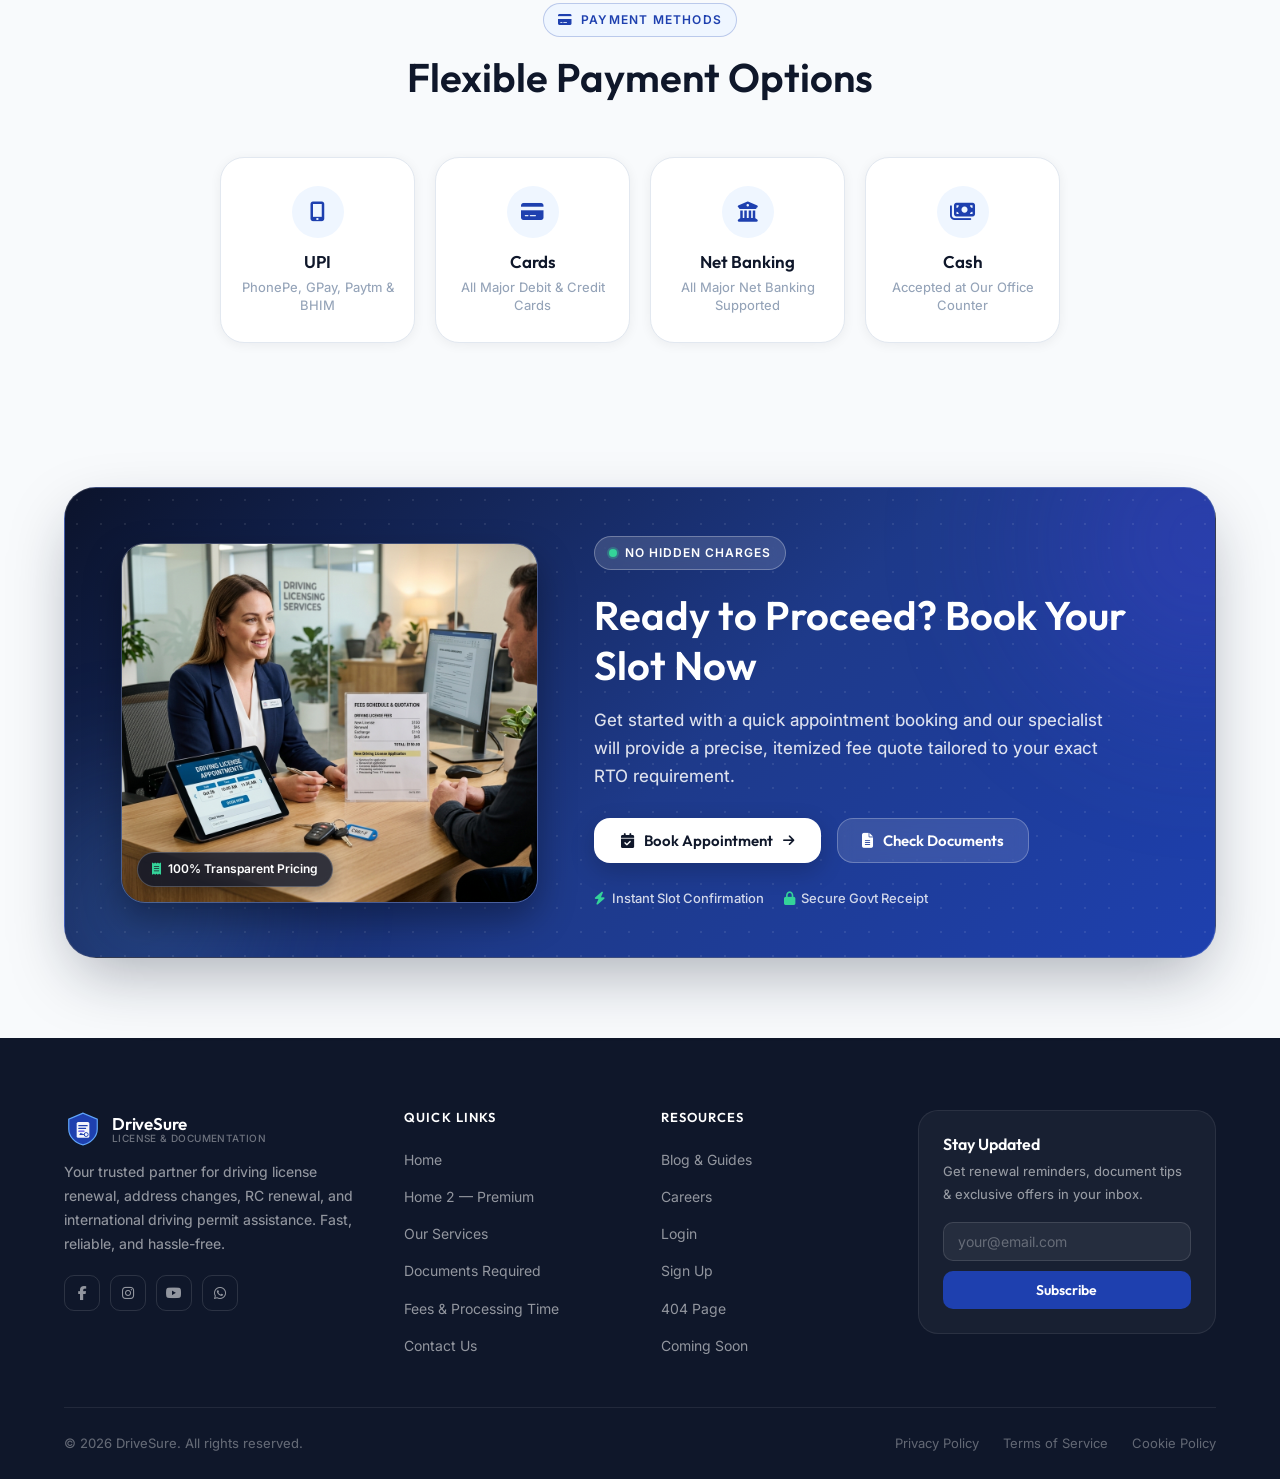
<file: fees.html>
<!DOCTYPE html>
<html lang="en" id="root-html">
<head>
    <meta charset="UTF-8">
    <meta name="viewport" content="width=device-width, initial-scale=1.0">
    <meta name="description" content="DriveSure Fees & Processing Time — Transparent pricing for driving license renewal, address change, RC renewal, and international driving permit. No hidden charges.">
    <title>Fees & Processing Time | DriveSure License & Documentation</title>
    <link rel="icon" type="image/svg+xml" href="favicon.svg">
    <link rel="stylesheet" href="https://cdnjs.cloudflare.com/ajax/libs/font-awesome/6.5.1/css/all.min.css">
    <link rel="stylesheet" href="style.css">
</head>
<body>

<!-- NAV -->
<div id="main-nav"></div>

<!-- ========== INNER HERO ========== -->
<section class="hero-inner">
    <div class="hero-inner-bg">
        <img src="assets/images/hero-fees-bg.jpg" alt="DriveSure Transparent Service Fees and RTO Breakdown" loading="eager">
    </div>
    <div class="hero-inner-overlay"></div>
    <div class="container hero-inner-content animate-on-scroll">
        <div class="section-label section-label-on-dark" style="margin-bottom:1rem;">
            <i class="fas fa-tag"></i> Pricing
        </div>
        <h1>Fees & Processing Time</h1>
        <p>Completely transparent pricing with no hidden charges. What you see is what you pay — plus government fees.</p>
        <nav class="breadcrumb" aria-label="Breadcrumb">
            <a href="index.html">Home</a>
            <span class="sep">›</span>
            <span class="current">Fees & Processing Time</span>
        </nav>
    </div>
</section>

<!-- ========== FEES GRID ========== -->
<section class="fees-section">
    <div class="container">
        <div class="section-header animate-on-scroll">
            <div class="section-label"><i class="fas fa-receipt"></i> Service Charges</div>
            <h2>Our Service Charges — No Surprises</h2>
            <p>All prices are inclusive of form-filling, document verification, RTO submission, and status tracking.</p>
        </div>

        <div class="fees-grid animate-on-scroll">

            <!-- DL Renewal -->
            <div class="fee-card">
                <div class="fee-card-header">
                    <div class="fee-card-icon"><i class="fas fa-rotate"></i></div>
                    <div>
                        <h3>Driving License Renewal</h3>
                        <p>LMV / HMV / Commercial</p>
                    </div>
                </div>
                <div class="fee-card-body">
                    <table class="fee-table">
                        <tbody>
                            <tr>
                                <td>Standard Service (5–7 days)</td>
                                <td>₹499</td>
                            </tr>
                            <tr>
                                <td>With Doorstep Pickup & Delivery</td>
                                <td>₹799</td>
                            </tr>
                            <tr>
                                <td>Express Service (2–3 days)</td>
                                <td>₹1,299</td>
                            </tr>
                            <tr>
                                <td style="font-weight:600;color:var(--text-heading);">Govt. Fee (LMV)</td>
                                <td style="color:var(--text-muted) !important;font-weight:400 !important;">₹200 (approx.)</td>
                            </tr>
                            <tr>
                                <td style="font-weight:600;color:var(--text-heading);">Govt. Fee (HMV)</td>
                                <td style="color:var(--text-muted) !important;font-weight:400 !important;">₹300 (approx.)</td>
                            </tr>
                        </tbody>
                    </table>
                    <p class="fee-note">* Government fees are subject to change as per RTO norms. We will inform you of the exact amount before submission.</p>
                </div>
            </div>

            <!-- Address Change -->
            <div class="fee-card">
                <div class="fee-card-header">
                    <div class="fee-card-icon"><i class="fas fa-location-dot"></i></div>
                    <div>
                        <h3>Address Change on DL</h3>
                        <p>Same state or inter-state</p>
                    </div>
                </div>
                <div class="fee-card-body">
                    <table class="fee-table">
                        <tbody>
                            <tr>
                                <td>Standard Service (3–5 days)</td>
                                <td>₹399</td>
                            </tr>
                            <tr>
                                <td>With Doorstep Pickup & Delivery</td>
                                <td>₹649</td>
                            </tr>
                            <tr>
                                <td>Inter-State Address Change</td>
                                <td>₹899</td>
                            </tr>
                            <tr>
                                <td style="font-weight:600;color:var(--text-heading);">Govt. Fee</td>
                                <td style="color:var(--text-muted) !important;font-weight:400 !important;">₹150 (approx.)</td>
                            </tr>
                        </tbody>
                    </table>
                    <p class="fee-note">* Inter-state address change may require additional NOC from the issuing RTO. Additional charges apply if NOC service is needed.</p>
                </div>
            </div>

            <!-- RC Renewal -->
            <div class="fee-card">
                <div class="fee-card-header">
                    <div class="fee-card-icon"><i class="fas fa-car"></i></div>
                    <div>
                        <h3>RC Renewal</h3>
                        <p>Two-wheeler, Car, Commercial</p>
                    </div>
                </div>
                <div class="fee-card-body">
                    <table class="fee-table">
                        <tbody>
                            <tr>
                                <td>Two-Wheeler RC Renewal</td>
                                <td>₹549</td>
                            </tr>
                            <tr>
                                <td>Four-Wheeler RC Renewal</td>
                                <td>₹749</td>
                            </tr>
                            <tr>
                                <td>Commercial Vehicle RC</td>
                                <td>₹1,099</td>
                            </tr>
                            <tr>
                                <td style="font-weight:600;color:var(--text-heading);">Govt. Fee (2W)</td>
                                <td style="color:var(--text-muted) !important;font-weight:400 !important;">₹300 (approx.)</td>
                            </tr>
                            <tr>
                                <td style="font-weight:600;color:var(--text-heading);">Govt. Fee (4W)</td>
                                <td style="color:var(--text-muted) !important;font-weight:400 !important;">₹600 (approx.)</td>
                            </tr>
                        </tbody>
                    </table>
                    <p class="fee-note">* PUC certificate and fitness tests are not included and need to be obtained from your vehicle service center.</p>
                </div>
            </div>

            <!-- IDP -->
            <div class="fee-card">
                <div class="fee-card-header">
                    <div class="fee-card-icon"><i class="fas fa-earth-americas"></i></div>
                    <div>
                        <h3>International Driving Permit</h3>
                        <p>Valid for 1 year, 185+ countries</p>
                    </div>
                </div>
                <div class="fee-card-body">
                    <table class="fee-table">
                        <tbody>
                            <tr>
                                <td>Standard Service (5–7 days)</td>
                                <td>₹699</td>
                            </tr>
                            <tr>
                                <td>Express Service (24–48 hours)</td>
                                <td>₹1,499</td>
                            </tr>
                            <tr>
                                <td>With International Courier</td>
                                <td>₹1,999</td>
                            </tr>
                            <tr>
                                <td style="font-weight:600;color:var(--text-heading);">Govt. Fee (AA of India)</td>
                                <td style="color:var(--text-muted) !important;font-weight:400 !important;">₹1,000</td>
                            </tr>
                        </tbody>
                    </table>
                    <p class="fee-note">* IDP is issued by the Automobile Association of India (AA) on behalf of the Government of India. Fee is fixed at ₹1,000.</p>
                </div>
            </div>
        </div>
    </div>
</section>

<!-- ========== PROCESSING TIMELINE ========== -->
<section class="timeline-section">
    <div class="container">
        <div class="section-header animate-on-scroll">
            <div class="section-label"><i class="fas fa-clock"></i> Processing Times</div>
            <h2>How Long Does Each Service Take?</h2>
            <p>Processing times are from the date of complete document submission. All timelines are for working days.</p>
        </div>

        <div class="processing-timeline animate-on-scroll">
            <div class="pt-item">
                <div class="pt-days">
                    <span class="pt-days-num">3–5</span>
                    <span class="pt-days-label">Working Days</span>
                </div>
                <div class="pt-divider"></div>
                <div class="pt-info">
                    <h4>DL Renewal — Standard</h4>
                    <p>Full driving license renewal with document pickup, RTO submission, and smart card delivery to your address.</p>
                </div>
            </div>

            <div class="pt-item">
                <div class="pt-days">
                    <span class="pt-days-num">1–2</span>
                    <span class="pt-days-label">Working Days</span>
                </div>
                <div class="pt-divider"></div>
                <div class="pt-info">
                    <h4>DL Renewal — Express</h4>
                    <p>Priority queue processing for urgent renewals. Ideal for last-minute travel or employment requirements.</p>
                </div>
            </div>

            <div class="pt-item">
                <div class="pt-days">
                    <span class="pt-days-num">3–5</span>
                    <span class="pt-days-label">Working Days</span>
                </div>
                <div class="pt-divider"></div>
                <div class="pt-info">
                    <h4>Address Change</h4>
                    <p>Name or address update on your driving license. New smart card DL dispatched after RTO verification.</p>
                </div>
            </div>

            <div class="pt-item">
                <div class="pt-days">
                    <span class="pt-days-num">5–7</span>
                    <span class="pt-days-label">Working Days</span>
                </div>
                <div class="pt-divider"></div>
                <div class="pt-info">
                    <h4>RC Renewal — Passenger Vehicles</h4>
                    <p>Registration certificate renewal for two-wheelers and four-wheelers. Includes tax payment assistance.</p>
                </div>
            </div>

            <div class="pt-item">
                <div class="pt-days">
                    <span class="pt-days-num">7–10</span>
                    <span class="pt-days-label">Working Days</span>
                </div>
                <div class="pt-divider"></div>
                <div class="pt-info">
                    <h4>RC Renewal — Commercial Vehicles</h4>
                    <p>Additional fitness inspection and permit verification required for goods and passenger commercial vehicles.</p>
                </div>
            </div>

            <div class="pt-item">
                <div class="pt-days">
                    <span class="pt-days-num">2–5</span>
                    <span class="pt-days-label">Working Days</span>
                </div>
                <div class="pt-divider"></div>
                <div class="pt-info">
                    <h4>International Driving Permit</h4>
                    <p>Standard IDP issued by Automobile Association of India. Express 24-hour service available for urgent travel needs.</p>
                </div>
            </div>
        </div>
    </div>
</section>

<!-- ========== PAYMENT SECTION ========== -->
<section style="background:var(--bg-body);padding:4rem 0;">
    <div class="container">
        <div class="section-header animate-on-scroll">
            <div class="section-label"><i class="fas fa-credit-card"></i> Payment Methods</div>
            <h2>Flexible Payment Options</h2>
        </div>
        <div class="payment-grid animate-on-scroll">
            <div class="card payment-card">
                <div class="payment-icon">
                    <i class="fas fa-mobile-alt"></i>
                </div>
                <h5>UPI</h5>
                <p>PhonePe, GPay, Paytm & BHIM</p>
            </div>
            <div class="card payment-card">
                <div class="payment-icon">
                    <i class="fas fa-credit-card"></i>
                </div>
                <h5>Cards</h5>
                <p>All Major Debit & Credit Cards</p>
            </div>
            <div class="card payment-card">
                <div class="payment-icon">
                    <i class="fas fa-building-columns"></i>
                </div>
                <h5>Net Banking</h5>
                <p>All Major Net Banking Supported</p>
            </div>
            <div class="card payment-card">
                <div class="payment-icon">
                    <i class="fas fa-money-bills"></i>
                </div>
                <h5>Cash</h5>
                <p>Accepted at Our Office Counter</p>
            </div>
        </div>
    </div>
</section>

<!-- ========== CTA ========== -->
<section class="cta-section">
    <div class="container">
        <div class="cta-card-split cta-img-left animate-on-scroll">
            <div class="cta-grid-pattern"></div>
            <!-- Left: Image with Badge -->
            <div class="cta-split-img-wrapper">
                <img src="assets/images/cta-fees.jpg" alt="Driving license appointment slot and transparent fees" class="cta-split-img" loading="lazy">
                <div class="cta-img-badge">
                    <i class="fas fa-receipt"></i> 100% Transparent Pricing
                </div>
            </div>

            <!-- Right: Text Content -->
            <div class="cta-split-text">
                <div class="cta-pill-badge">
                    <span class="cta-pulse-dot"></span>
                    <span>No Hidden Charges</span>
                </div>
                <h2>Ready to Proceed? Book Your Slot Now</h2>
                <p>Get started with a quick appointment booking and our specialist will provide a precise, itemized fee quote tailored to your exact RTO requirement.</p>
                <div class="cta-split-actions">
                    <a href="contact.html" class="btn btn-cta-primary">
                        <i class="fas fa-calendar-check"></i> Book Appointment
                        <i class="fas fa-arrow-right cta-btn-arrow"></i>
                    </a>
                    <a href="documents.html" class="btn btn-cta-secondary">
                        <i class="fas fa-file-lines"></i> Check Documents
                    </a>
                </div>
                <div class="cta-split-trust">
                    <span class="cta-split-trust-item"><i class="fas fa-bolt"></i> Instant Slot Confirmation</span>
                    <span class="cta-split-trust-item"><i class="fas fa-lock"></i> Secure Govt Receipt</span>
                </div>
            </div>
        </div>
    </div>
</section>

<!-- FOOTER -->
<div id="main-footer"></div>

<script src="components.js"></script>
</body>
</html>
</file>
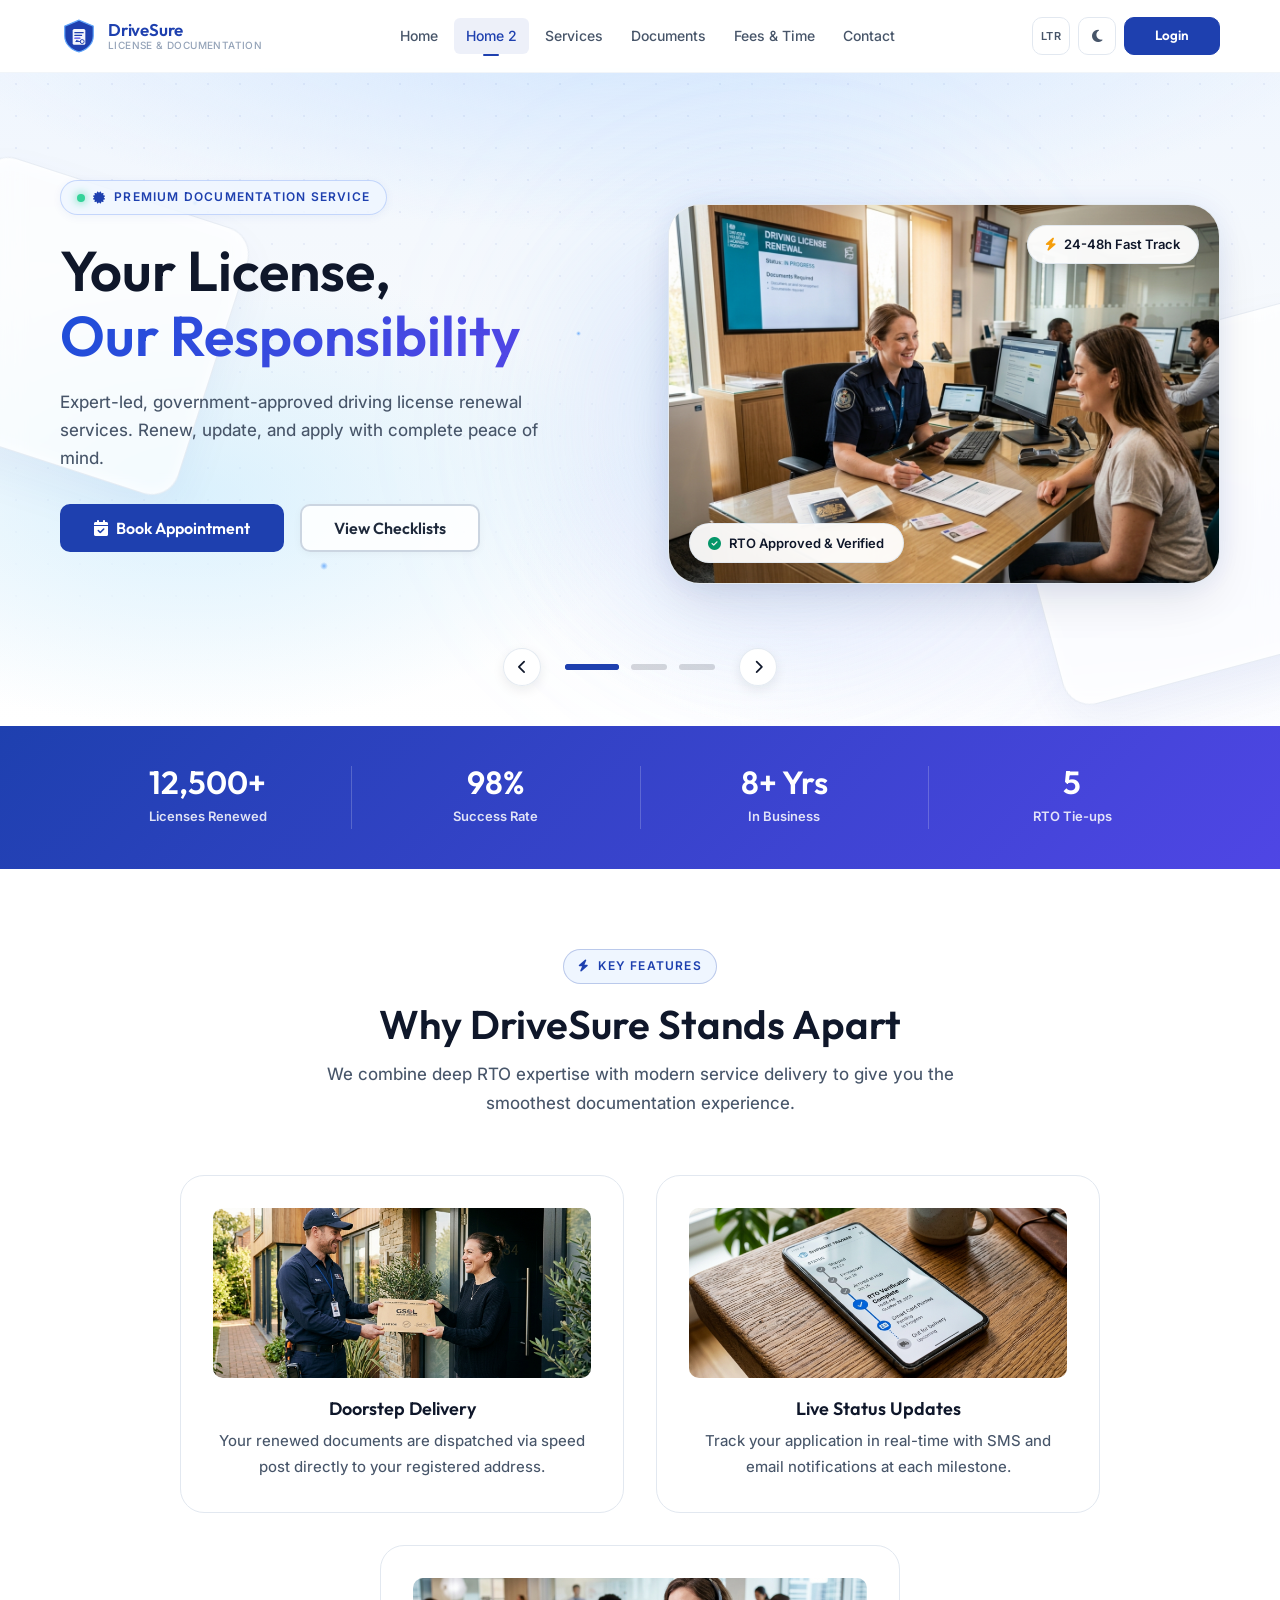
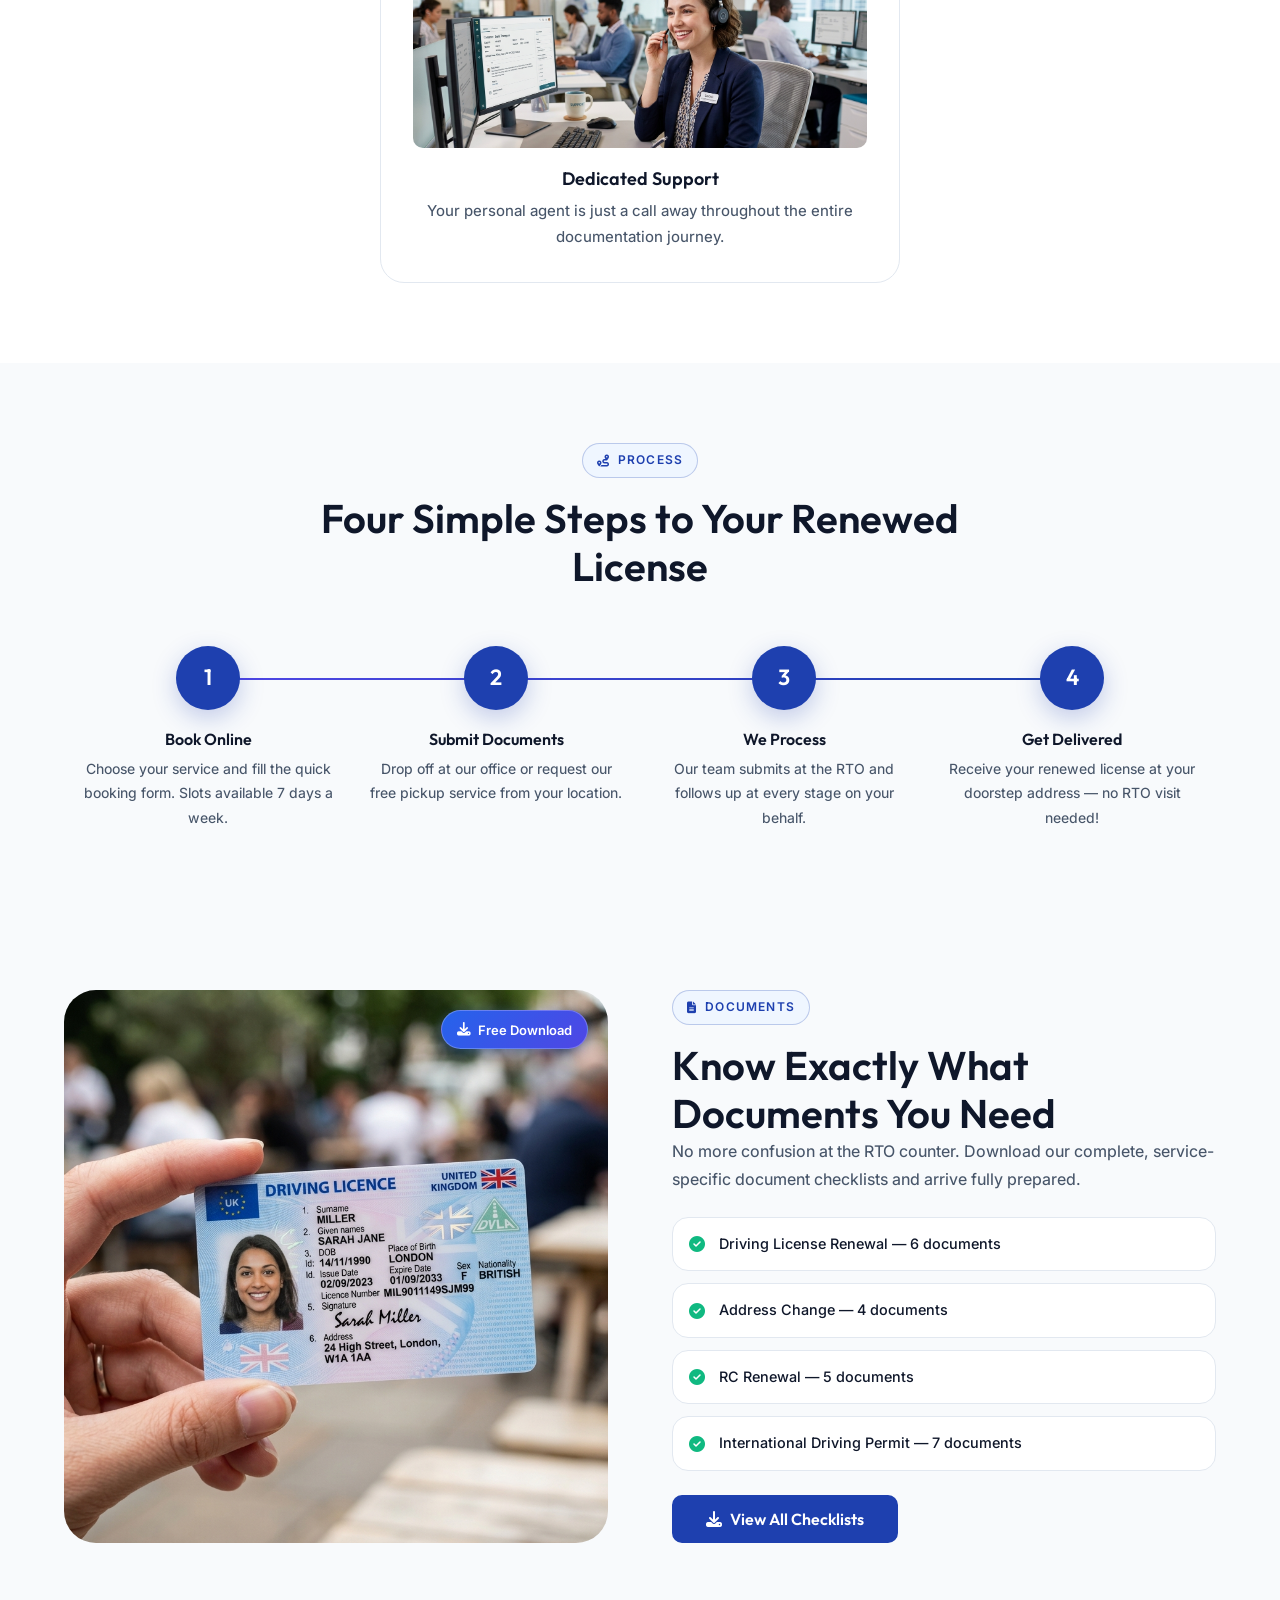
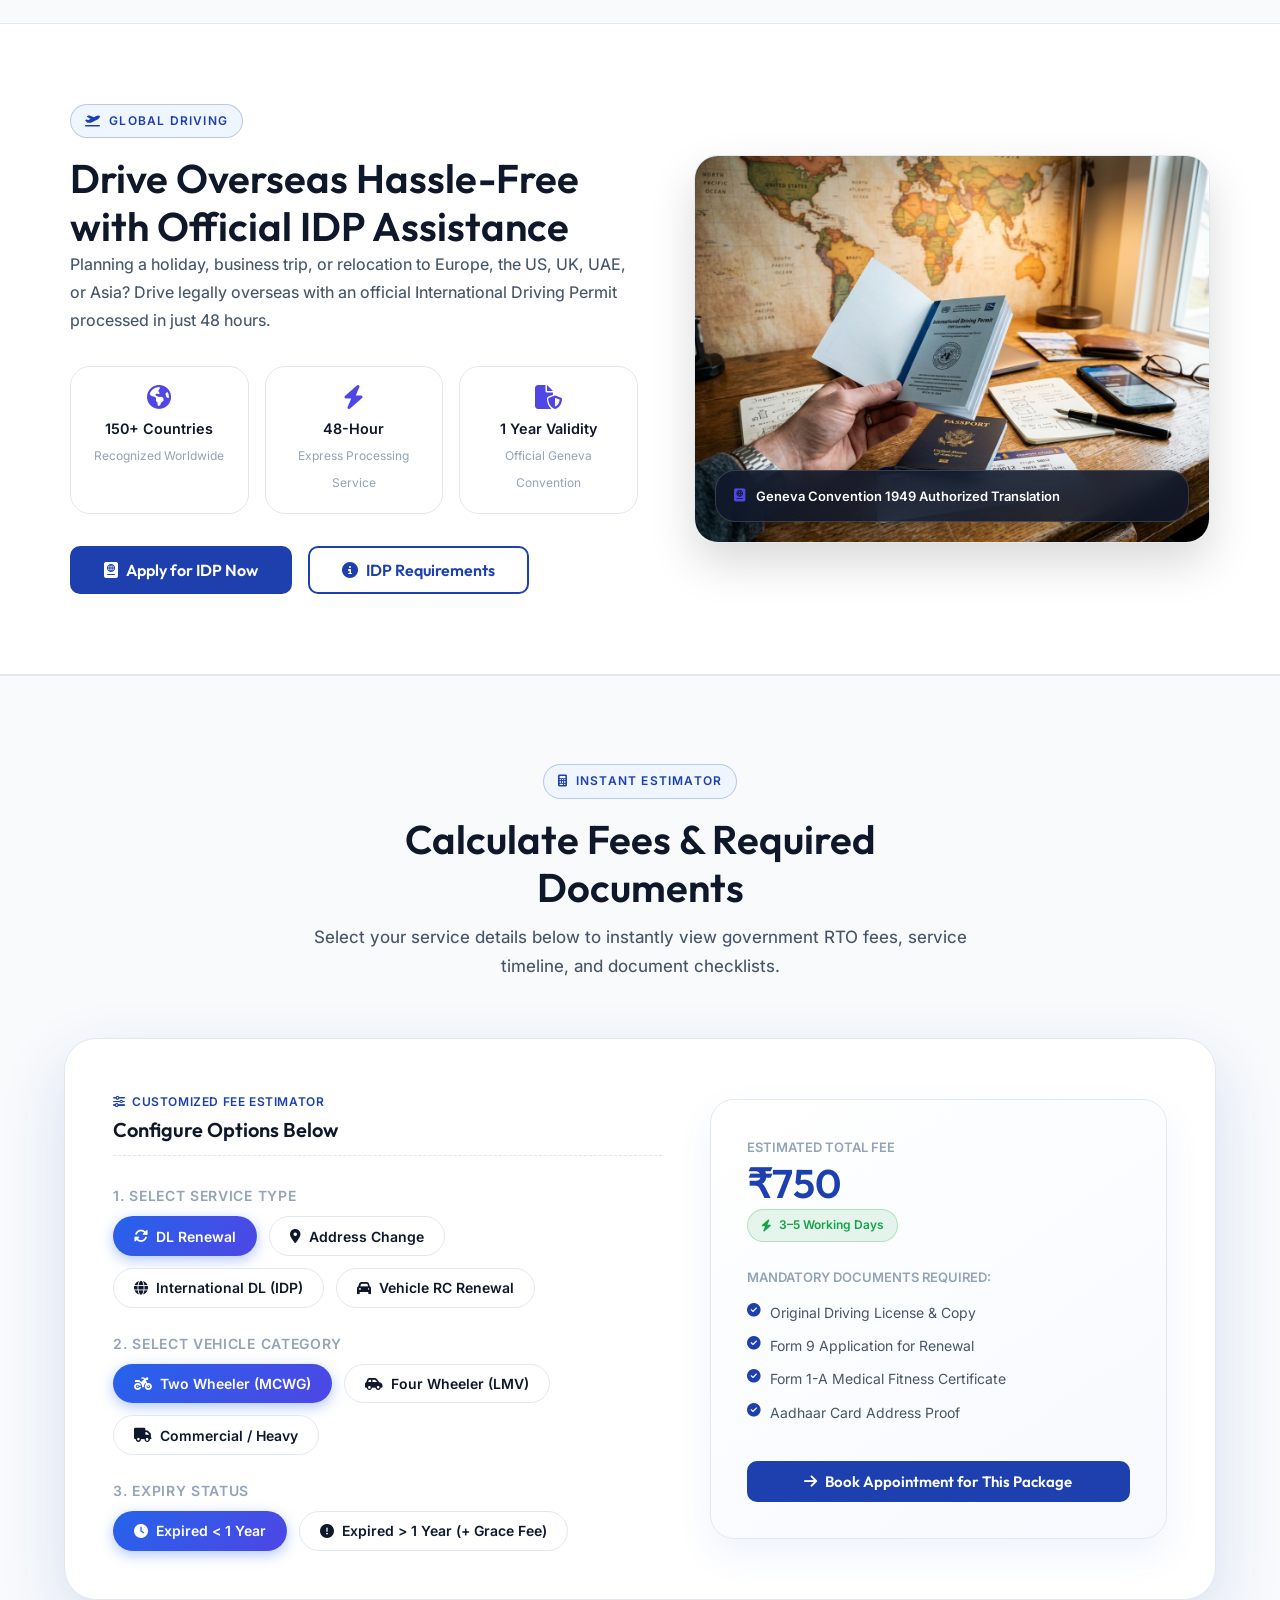
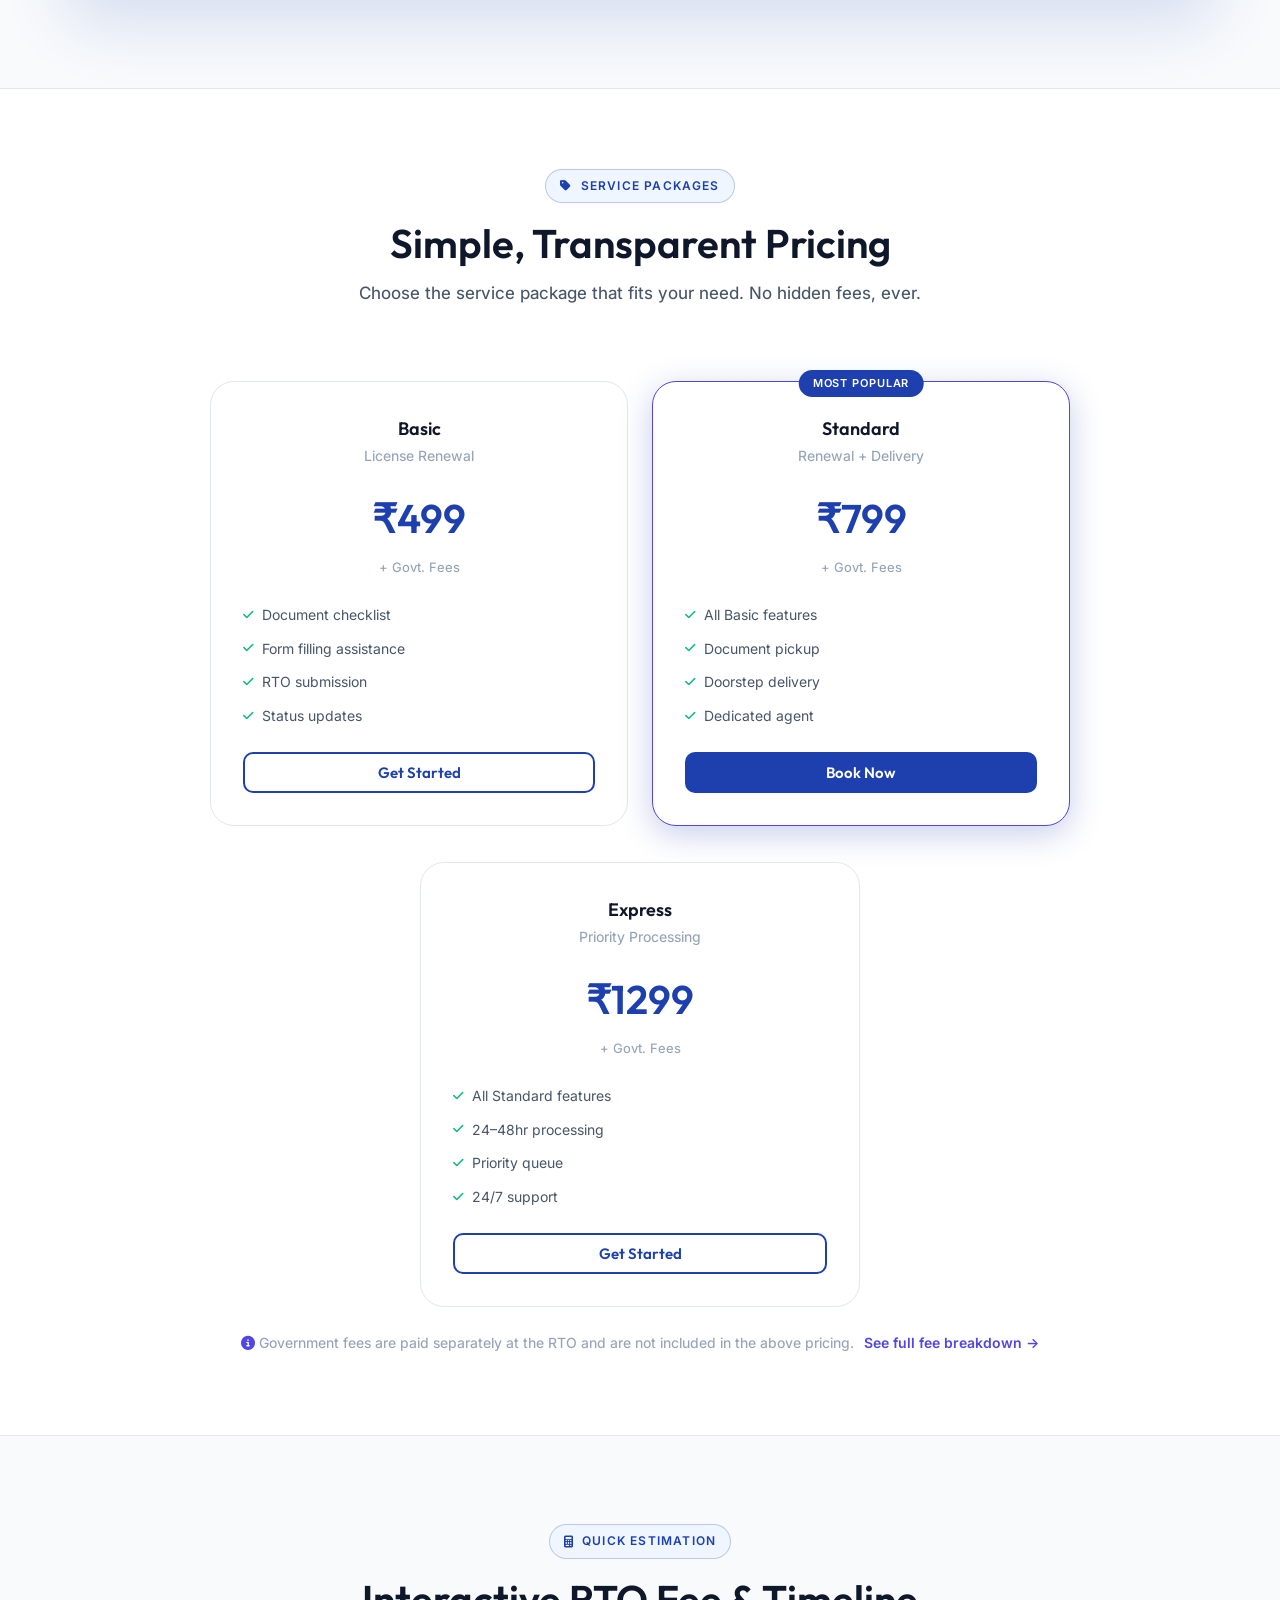
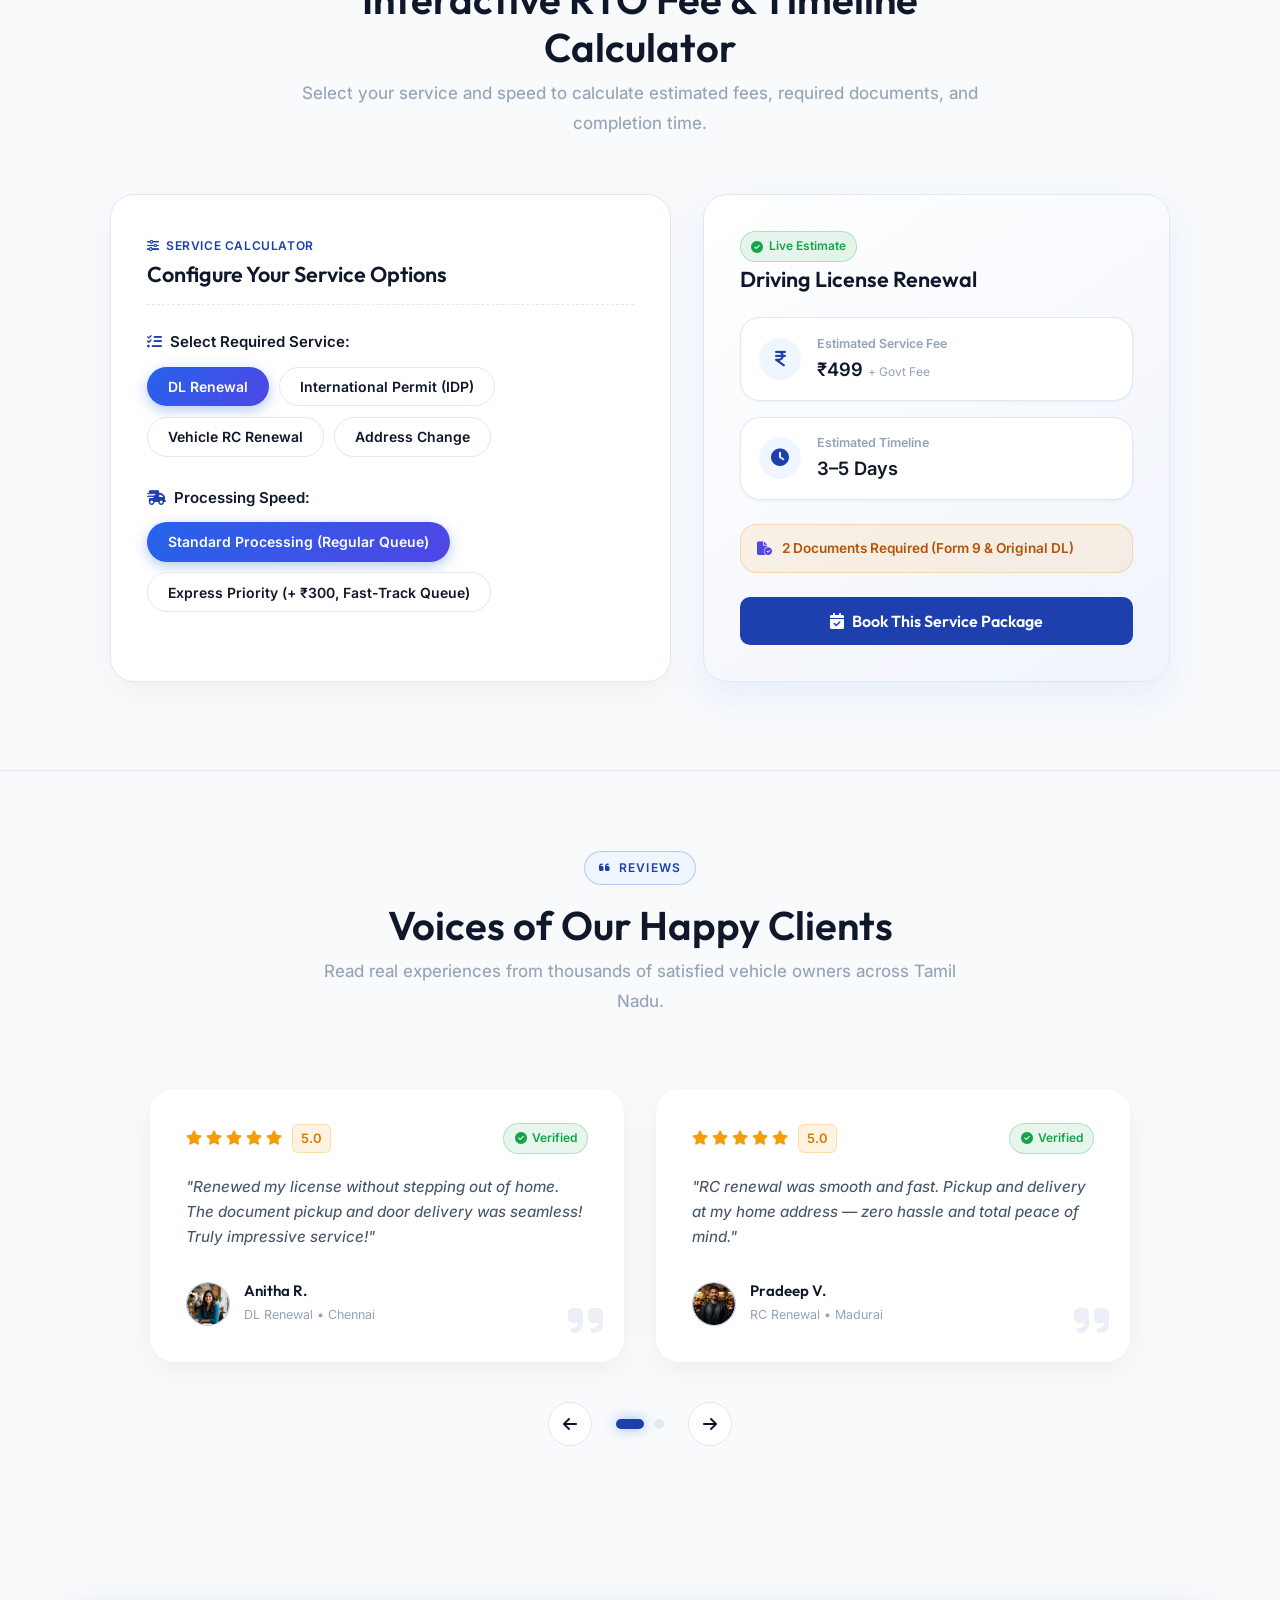
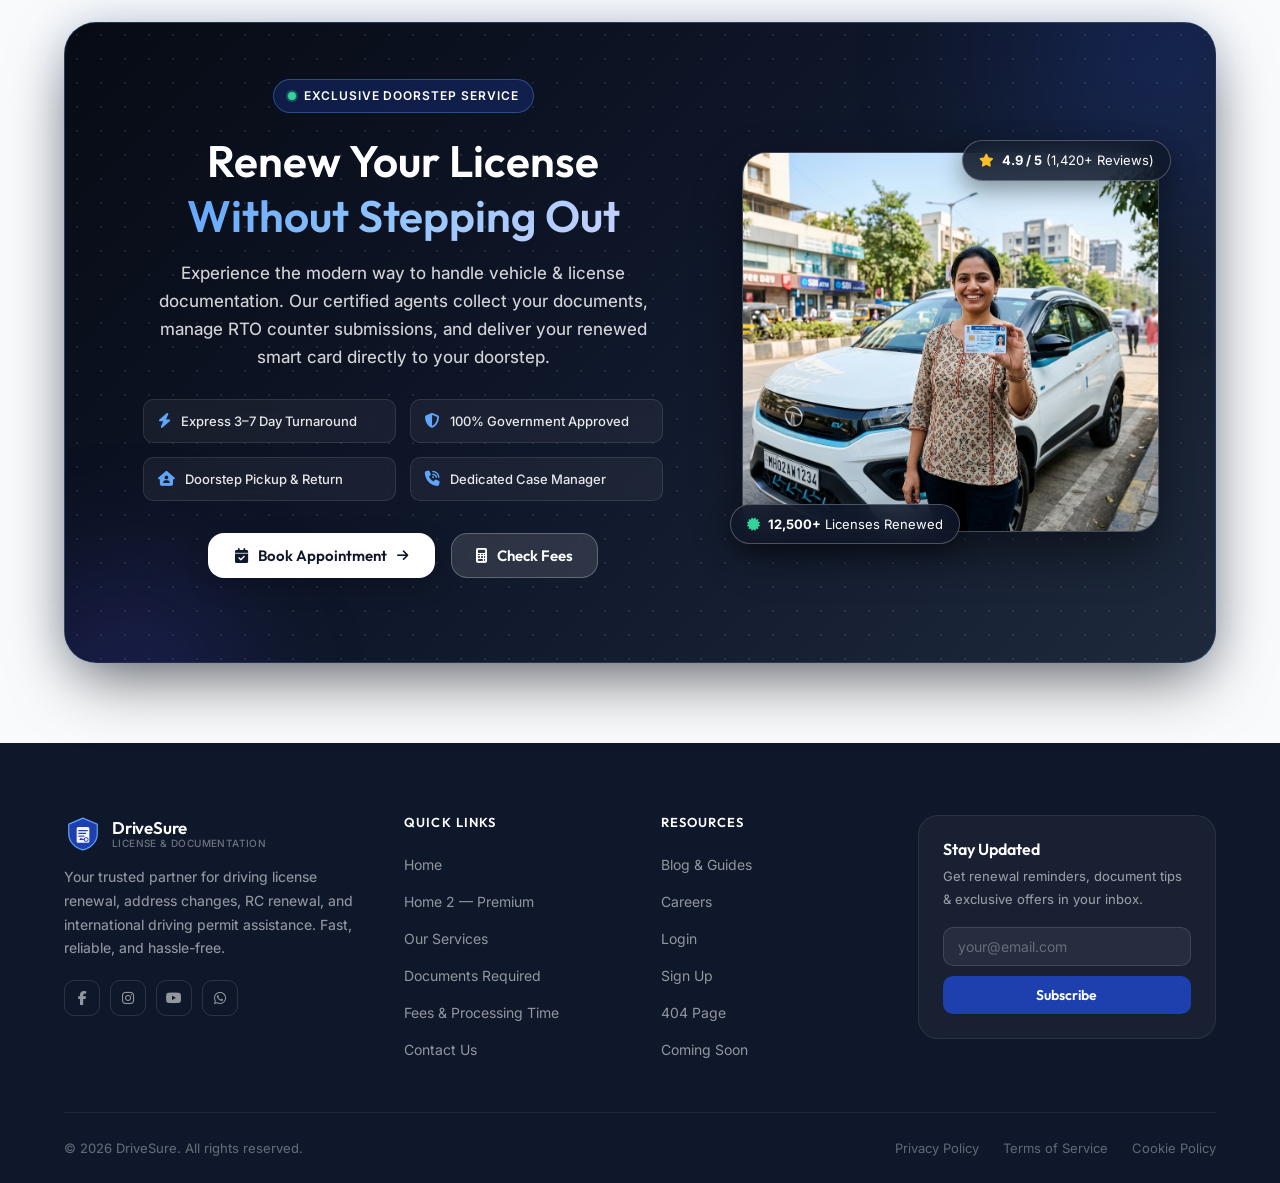
<file: home2.html>
<!DOCTYPE html>
<html lang="en" id="root-html">
<head>
    <meta charset="UTF-8">
    <meta name="viewport" content="width=device-width, initial-scale=1.0">
    <meta name="description" content="DriveSure Premium — Explore our full suite of driving license renewal and documentation services with faster processing, bento-style service showcase, and transparent pricing.">
    <title>Home 2 — Premium | DriveSure License & Documentation</title>
    <link rel="icon" type="image/svg+xml" href="favicon.svg">
    <link rel="stylesheet" href="https://cdnjs.cloudflare.com/ajax/libs/font-awesome/6.5.1/css/all.min.css">
    <link rel="stylesheet" href="style.css">
    <style>
        /* Home 2 specific additions */
        .doc-preview-section {
            background: var(--bg-body);
            padding: 5rem 0;
        }
        .doc-preview-grid {
            display: grid;
            grid-template-columns: 1fr 1fr;
            gap: 4rem;
            align-items: center;
        }
        .doc-preview-img {
            border-radius: var(--radius-3xl);
            overflow: hidden;
            position: relative;
            height: 100%;
            min-height: 460px;
            display: flex;
        }
        .doc-preview-img img {
            width: 100%;
            height: 100%;
            min-height: 460px;
            object-fit: cover;
        }
        .doc-preview-badge {
            position: absolute;
            top: 1.25rem;
            right: 1.25rem;
            background: linear-gradient(135deg, #2563eb, #4f46e5);
            color: #ffffff;
            font-size: 0.8125rem;
            font-weight: 600;
            padding: 0.45rem 0.95rem;
            border-radius: var(--radius-full);
            box-shadow: 0 4px 14px rgba(37, 99, 235, 0.4);
            display: inline-flex;
            align-items: center;
            gap: 0.4rem;
            backdrop-filter: blur(8px);
            border: 1px solid rgba(255, 255, 255, 0.25);
            z-index: 2;
        }
        .doc-preview-badge i {
            color: #ffffff;
            font-size: 0.85rem;
        }
        .doc-checklist-preview {
            display: flex;
            flex-direction: column;
            gap: 0.75rem;
            margin: 1.5rem 0;
        }
        .doc-check-item {
            display: flex;
            align-items: center;
            gap: 0.875rem;
            padding: 0.875rem 1rem;
            background: var(--bg-card);
            border: 1px solid var(--border-default);
            border-radius: var(--radius-lg);
            transition: var(--transition-fast);
        }
        .doc-check-item:hover {
            border-color: var(--secondary);
            background: var(--secondary-light);
        }
        .dark .doc-check-item:hover { background: rgba(79,70,229,0.08); }
        .doc-check-item i { color: var(--green); font-size: 1rem; flex-shrink: 0; }
        .doc-check-item span { font-size: 0.9rem; font-weight: 500; color: var(--text-heading); }

        .partners-section {
            padding: 3.5rem 0;
            background: var(--bg-surface);
            border-top: 1px solid var(--border-light);
            border-bottom: 1px solid var(--border-light);
        }
        .dark .partners-section { border-color: var(--border-default); }
        .partners-label {
            text-align: center;
            font-size: 0.75rem;
            font-weight: 600;
            text-transform: uppercase;
            letter-spacing: 0.1em;
            color: var(--text-muted);
            margin-bottom: 1.5rem;
        }
        .partners-row {
            display: flex;
            align-items: center;
            justify-content: center;
            gap: 3rem;
            flex-wrap: wrap;
        }
        .partner-name {
            font-family: var(--font-heading);
            font-weight: 600;
            font-size: 1.125rem;
            color: var(--text-muted);
            opacity: 0.55;
            transition: var(--transition-fast);
            letter-spacing: -0.02em;
        }
        .partner-name:hover { opacity: 1; color: var(--primary); }
        .dark .partner-name:hover { color: var(--secondary); }

        @media (max-width: 768px) {
            .doc-preview-grid { grid-template-columns: 1fr; gap: 2rem; }
            .doc-preview-img img { height: 280px; }
        }
    </style>
</head>
<body>

<!-- NAV -->
<div id="main-nav"></div>

<!-- ========== HERO — CENTERED WITH RINGS ========== -->
<!-- ========== HERO — 3-SLIDE BANNER CAROUSEL (5s SWITCH) ========== -->
<section class="hero-h2" id="home2-hero-slider">
    <!-- Deep Aurora & Mesh Geometric Background -->
    <div class="hero-aurora-bg" aria-hidden="true"></div>
    <div class="hero-mesh-overlay" aria-hidden="true"></div>
    <div class="hero-spotlight-orb orb-1" aria-hidden="true"></div>
    <div class="hero-spotlight-orb orb-2" aria-hidden="true"></div>

    <!-- Floating Glass Poly Cards Background -->
    <div class="hero-poly-shapes" aria-hidden="true">
        <div class="poly-card poly-card-1"></div>
        <div class="poly-card poly-card-2"></div>
        <div class="hero-particles">
            <div class="particle p1"></div>
            <div class="particle p2"></div>
            <div class="particle p3"></div>
            <div class="particle p4"></div>
            <div class="particle p5"></div>
        </div>
    </div>

    <div class="h2-hero-slides-wrapper">

        <!-- SLIDE 1: License Renewal -->
        <div class="h2-hero-slide active" data-h2-slide="0">
            <div class="h2-slide-grid container">
                <div class="h2-slide-text">
                    <div class="hero-h2-eyebrow">
                        <span class="live-pulse-dot"></span> <i class="fas fa-certificate"></i> Premium Documentation Service
                    </div>
                    <h1>Your License, <span class="hero-h2-accent">Our Responsibility</span></h1>
                    <p>Expert-led, government-approved driving license renewal services. Renew, update, and apply with complete peace of mind.</p>
                    <div class="hero-cta-group">
                        <a href="contact.html" class="btn btn-primary btn-lg">
                            <i class="fas fa-calendar-check"></i> Book Appointment
                        </a>
                        <a href="documents.html" class="btn btn-outline-light btn-lg">
                            View Checklists
                        </a>
                    </div>
                </div>

                <div class="h2-slide-img-card">
                    <img src="assets/images/home2-hero-card.jpg" alt="Driving license renewal documentation consultation" loading="eager" onerror="this.parentElement.classList.add('img-placeholder'); this.style.display='none';">
                    <div class="h2-float-chip top-right">
                        <i class="fas fa-bolt" style="color:#F59E0B;"></i> <span>24-48h Fast Track</span>
                    </div>
                    <div class="h2-slide-img-badge">
                        <i class="fas fa-circle-check"></i> RTO Approved & Verified
                    </div>
                </div>
            </div>
        </div>

        <!-- SLIDE 2: International Driving Permit -->
        <div class="h2-hero-slide" data-h2-slide="1">
            <div class="h2-slide-grid container">
                <div class="h2-slide-text">
                    <div class="hero-h2-eyebrow">
                        <span class="live-pulse-dot"></span> <i class="fas fa-plane"></i> Fast-Track IDP Assistance
                    </div>
                    <h1>Drive Globally with <span class="hero-h2-accent">Official Permits</span></h1>
                    <p>Get your International Driving Permit issued in as fast as 24–48 hours. Recognized across 150+ countries with complete paperwork assistance.</p>
                    <div class="hero-cta-group">
                        <a href="contact.html" class="btn btn-primary btn-lg">
                            <i class="fas fa-passport"></i> Apply for IDP
                        </a>
                        <a href="services.html#idp" class="btn btn-outline-light btn-lg">
                            View Requirements
                        </a>
                    </div>
                </div>

                <div class="h2-slide-img-card">
                    <img src="assets/images/service-idp.jpg" alt="International Driving Permit assistance" loading="lazy" onerror="this.parentElement.classList.add('img-placeholder'); this.style.display='none';">
                    <div class="h2-float-chip top-right">
                        <i class="fas fa-globe" style="color:#60A5FA;"></i> <span>150+ Countries</span>
                    </div>
                    <div class="h2-slide-img-badge">
                        <i class="fas fa-passport"></i> Geneva Convention 1949
                    </div>
                </div>
            </div>
        </div>

        <!-- SLIDE 3: Doorstep Vehicle RC Renewal -->
        <div class="h2-hero-slide" data-h2-slide="2">
            <div class="h2-slide-grid container">
                <div class="h2-slide-text">
                    <div class="hero-h2-eyebrow">
                        <span class="live-pulse-dot"></span> <i class="fas fa-truck-fast"></i> Doorstep Pickup & Return
                    </div>
                    <h1>Vehicle RC Renewal, <span class="hero-h2-accent">At Your Doorstep</span></h1>
                    <p>No queuing at RTO counters. Our certified agents collect your documents from home, handle RTO filing, and deliver your renewed RC.</p>
                    <div class="hero-cta-group">
                        <a href="contact.html" class="btn btn-primary btn-lg">
                            <i class="fas fa-car"></i> Renew RC Now
                        </a>
                        <a href="fees.html" class="btn btn-outline-light btn-lg">
                            Check Pricing
                        </a>
                    </div>
                </div>

                <div class="h2-slide-img-card">
                    <img src="assets/images/service-rc.jpg" alt="Vehicle RC renewal doorstep service" loading="lazy" onerror="this.parentElement.classList.add('img-placeholder'); this.style.display='none';">
                    <div class="h2-float-chip top-right">
                        <i class="fas fa-truck-fast" style="color:#34D399;"></i> <span>Doorstep Collection</span>
                    </div>
                    <div class="h2-slide-img-badge">
                        <i class="fas fa-box"></i> 100% Guaranteed Filing
                    </div>
                </div>
            </div>
        </div>

    </div>

    <!-- Navigation Controls -->
    <div class="h2-slider-nav container">
        <button class="slider-arrow h2-prev" aria-label="Previous Slide" onclick="moveH2HeroSlide(-1)">
            <i class="fas fa-chevron-left"></i>
        </button>
        <div class="slider-dots">
            <button class="slider-dot h2-dot active" onclick="setH2HeroSlide(0)" aria-label="Slide 1">
                <span class="dot-progress"></span>
            </button>
            <button class="slider-dot h2-dot" onclick="setH2HeroSlide(1)" aria-label="Slide 2">
                <span class="dot-progress"></span>
            </button>
            <button class="slider-dot h2-dot" onclick="setH2HeroSlide(2)" aria-label="Slide 3">
                <span class="dot-progress"></span>
            </button>
        </div>
        <button class="slider-arrow h2-next" aria-label="Next Slide" onclick="moveH2HeroSlide(1)">
            <i class="fas fa-chevron-right"></i>
        </button>
    </div>
</section>

<!-- ========== STATS BAR (2ND SECTION) ========== -->
<div class="stats-bar">
    <div class="container">
        <div class="stats-bar-inner">
            <div class="stats-bar-item">
                <span class="stats-bar-num" data-count="12500" data-suffix="+">0+</span>
                <span class="stats-bar-label">Licenses Renewed</span>
            </div>
            <div class="stats-bar-item">
                <span class="stats-bar-num" data-count="98" data-suffix="%">0%</span>
                <span class="stats-bar-label">Success Rate</span>
            </div>
            <div class="stats-bar-item">
                <span class="stats-bar-num" data-count="8" data-suffix="+ Yrs">0</span>
                <span class="stats-bar-label">In Business</span>
            </div>
            <div class="stats-bar-item">
                <span class="stats-bar-num" data-count="5">0</span>
                <span class="stats-bar-label">RTO Tie-ups</span>
            </div>
        </div>
    </div>
</div>

<!-- ========== FEATURES GRID (6 Cards, 3-Col) ========== -->
<section class="features-section">
    <div class="container">
        <div class="section-header animate-on-scroll">
            <div class="section-label"><i class="fas fa-bolt"></i> Key Features</div>
            <h2>Why DriveSure Stands Apart</h2>
            <p>We combine deep RTO expertise with modern service delivery to give you the smoothest documentation experience.</p>
        </div>

        <div class="features-grid">
            <div class="feature-card animate-on-scroll">
                <div style="width:100%;height:170px;border-radius:var(--radius-md);overflow:hidden;margin-bottom:1.25rem;">
                    <img src="assets/images/home2-feature-doorstep.jpg" alt="Doorstep delivery of renewed driving license envelope" style="width:100%;height:100%;object-fit:cover;" loading="lazy">
                </div>
                <h4>Doorstep Delivery</h4>
                <p>Your renewed documents are dispatched via speed post directly to your registered address.</p>
            </div>
            <div class="feature-card animate-on-scroll animate-delay-1">
                <div style="width:100%;height:170px;border-radius:var(--radius-md);overflow:hidden;margin-bottom:1.25rem;">
                    <img src="assets/images/home2-feature-tracking.jpg" alt="Live mobile shipment status tracking timeline" style="width:100%;height:100%;object-fit:cover;" loading="lazy">
                </div>
                <h4>Live Status Updates</h4>
                <p>Track your application in real-time with SMS and email notifications at each milestone.</p>
            </div>
            <div class="feature-card animate-on-scroll animate-delay-2">
                <div style="width:100%;height:170px;border-radius:var(--radius-md);overflow:hidden;margin-bottom:1.25rem;">
                    <img src="assets/images/home2-feature-support.jpg" alt="Dedicated documentation agent support" style="width:100%;height:100%;object-fit:cover;" loading="lazy">
                </div>
                <h4>Dedicated Support</h4>
                <p>Your personal agent is just a call away throughout the entire documentation journey.</p>
            </div>
        </div>
    </div>
</section>

<!-- ========== STEPS — HORIZONTAL ========== -->
<section class="steps-section">
    <div class="container">
        <div class="section-header animate-on-scroll">
            <div class="section-label"><i class="fas fa-route"></i> Process</div>
            <h2>Four Simple Steps to Your Renewed License</h2>
        </div>

        <div class="steps-row animate-on-scroll">
            <div class="step-item">
                <div class="step-circle">1</div>
                <h4>Book Online</h4>
                <p>Choose your service and fill the quick booking form. Slots available 7 days a week.</p>
            </div>
            <div class="step-item">
                <div class="step-circle">2</div>
                <h4>Submit Documents</h4>
                <p>Drop off at our office or request our free pickup service from your location.</p>
            </div>
            <div class="step-item">
                <div class="step-circle">3</div>
                <h4>We Process</h4>
                <p>Our team submits at the RTO and follows up at every stage on your behalf.</p>
            </div>
            <div class="step-item">
                <div class="step-circle">4</div>
                <h4>Get Delivered</h4>
                <p>Receive your renewed license at your doorstep address — no RTO visit needed!</p>
            </div>
        </div>
    </div>
</section>


<!-- ========== DOCUMENT PREVIEW ========== -->
<section class="doc-preview-section">
    <div class="container">
        <div class="doc-preview-grid">
            <div class="doc-preview-img animate-on-scroll">
                <img src="assets/images/hero-license.jpg" alt="Driving license documents checklist" loading="lazy" onerror="this.parentElement.classList.add('img-placeholder'); this.style.display='none'; this.parentElement.innerHTML+='<i class=\'fas fa-file-alt\' style=\'font-size:4rem;\'></i>'">
                <span class="doc-preview-badge"><i class="fas fa-download"></i> Free Download</span>
            </div>
            <div class="animate-on-scroll animate-delay-1">
                <div class="section-label"><i class="fas fa-file-text"></i> Documents</div>
                <h2>Know Exactly What Documents You Need</h2>
                <p>No more confusion at the RTO counter. Download our complete, service-specific document checklists and arrive fully prepared.</p>
                <div class="doc-checklist-preview">
                    <div class="doc-check-item">
                        <i class="fas fa-circle-check"></i>
                        <span>Driving License Renewal — 6 documents</span>
                    </div>
                    <div class="doc-check-item">
                        <i class="fas fa-circle-check"></i>
                        <span>Address Change — 4 documents</span>
                    </div>
                    <div class="doc-check-item">
                        <i class="fas fa-circle-check"></i>
                        <span>RC Renewal — 5 documents</span>
                    </div>
                    <div class="doc-check-item">
                        <i class="fas fa-circle-check"></i>
                        <span>International Driving Permit — 7 documents</span>
                    </div>
                </div>
                <a href="documents.html" class="btn btn-primary btn-lg">
                    <i class="fas fa-download"></i> View All Checklists
                </a>
            </div>
        </div>
    </div>
</section>

<!-- ========== GLOBAL IDP SHOWCASE WITH IMAGE ========== -->
<section class="global-idp-section">
    <div class="container">
        <div class="global-idp-grid">
            <!-- Left Content -->
            <div class="global-idp-content animate-on-scroll">
                <div class="section-label"><i class="fas fa-plane-departure"></i> Global Driving</div>
                <h2>Drive Overseas Hassle-Free with Official IDP Assistance</h2>
                <p>Planning a holiday, business trip, or relocation to Europe, the US, UK, UAE, or Asia? Drive legally overseas with an official International Driving Permit processed in just 48 hours.</p>

                <div class="global-idp-badges">
                    <div class="idp-badge-item">
                        <i class="fas fa-globe-americas"></i>
                        <div>
                            <strong>150+ Countries</strong>
                            <span>Recognized Worldwide</span>
                        </div>
                    </div>
                    <div class="idp-badge-item">
                        <i class="fas fa-bolt"></i>
                        <div>
                            <strong>48-Hour </strong>
                            <span>Express Processing Service</span>
                        </div>
                    </div>
                    <div class="idp-badge-item">
                        <i class="fas fa-file-shield"></i>
                        <div>
                            <strong>1 Year Validity</strong>
                            <span>Official Geneva Convention</span>
                        </div>
                    </div>
                </div>

                <div class="idp-cta-group" style="margin-top:2rem;display:flex;gap:1rem;flex-wrap:wrap;">
                    <a href="contact.html" class="btn btn-primary btn-lg">
                        <i class="fas fa-passport"></i> Apply for IDP Now
                    </a>
                    <a href="fees.html" class="btn btn-secondary btn-lg">
                        <i class="fas fa-circle-info"></i> IDP Requirements
                    </a>
                </div>
            </div>

            <!-- Right Image Container -->
            <div class="global-idp-img-wrap animate-on-scroll animate-delay-1">
                <img src="assets/images/service-idp.jpg" alt="International Driving Permit passport document" loading="lazy">
                <div class="global-img-badge">
                    <i class="fas fa-passport" style="color:var(--secondary);"></i>
                    <span>Geneva Convention 1949 Authorized Translation</span>
                </div>
            </div>
        </div>
    </div>
</section>

<!-- ========== NEW SECTION 1: INSTANT FEE & DOCUMENT CALCULATOR ========== -->
<section class="calc-section">
    <div class="container">
        <div class="section-header animate-on-scroll">
            <div class="section-label"><i class="fas fa-calculator"></i> Instant Estimator</div>
            <h2>Calculate Fees & Required Documents</h2>
            <p>Select your service details below to instantly view government RTO fees, service timeline, and document checklists.</p>
        </div>

        <div class="calc-wrapper animate-on-scroll">
            <div class="calc-options-group">
                <div class="calc-options-header">
                    <div class="calc-badge-label">
                        <i class="fas fa-sliders"></i> Customized Fee Estimator
                    </div>
                    <h3 class="calc-header-title">Configure Options Below</h3>
                </div>

                <div>
                    <div class="calc-group-title">1. Select Service Type</div>
                    <div class="calc-pills" id="calc-service-pills">
                        <button class="calc-pill active" onclick="updateCalculator('renewal', this)"><i class="fas fa-rotate"></i> DL Renewal</button>
                        <button class="calc-pill" onclick="updateCalculator('address', this)"><i class="fas fa-location-dot"></i> Address Change</button>
                        <button class="calc-pill" onclick="updateCalculator('idp', this)"><i class="fas fa-globe"></i> International DL (IDP)</button>
                        <button class="calc-pill" onclick="updateCalculator('rc', this)"><i class="fas fa-car"></i> Vehicle RC Renewal</button>
                    </div>
                </div>

                <div>
                    <div class="calc-group-title">2. Select Vehicle Category</div>
                    <div class="calc-pills" id="calc-vehicle-pills">
                        <button class="calc-pill active" onclick="updateVehicleCategory('mcwg', this)"><i class="fas fa-motorcycle"></i> Two Wheeler (MCWG)</button>
                        <button class="calc-pill" onclick="updateVehicleCategory('lmv', this)"><i class="fas fa-car-side"></i> Four Wheeler (LMV)</button>
                        <button class="calc-pill" onclick="updateVehicleCategory('commercial', this)"><i class="fas fa-truck"></i> Commercial / Heavy</button>
                    </div>
                </div>

                <div>
                    <div class="calc-group-title">3. Expiry Status</div>
                    <div class="calc-pills">
                        <button class="calc-pill active" onclick="updateExpiryStatus('normal', this)"><i class="fas fa-clock"></i> Expired &lt; 1 Year</button>
                        <button class="calc-pill" onclick="updateExpiryStatus('grace', this)"><i class="fas fa-circle-exclamation"></i> Expired &gt; 1 Year (+ Grace Fee)</button>
                    </div>
                </div>

               
            </div>

            <div class="calc-result-card">
                <div class="calc-result-header">
                    <div>
                        <span style="font-size:0.8125rem;color:var(--text-muted);font-weight:600;display:block;margin-bottom:0.3rem;">ESTIMATED TOTAL FEE</span>
                        <div class="calc-result-price" id="calc-total-price-h2">₹750</div>
                    </div>
                    <div class="calc-result-turnaround" id="calc-turnaround-badge-h2">
                        <i class="fas fa-bolt"></i> 3–5 Working Days
                    </div>
                </div>

                <span style="font-size:0.8125rem;color:var(--text-muted);font-weight:600;display:block;margin-bottom:0.75rem;">MANDATORY DOCUMENTS REQUIRED:</span>
                <div class="calc-docs-list" id="calc-docs-list-h2">
                    <div class="calc-doc-item"><i class="fas fa-circle-check"></i> Original Driving License & Copy</div>
                    <div class="calc-doc-item"><i class="fas fa-circle-check"></i> Form 9 Application for Renewal</div>
                    <div class="calc-doc-item"><i class="fas fa-circle-check"></i> Form 1-A Medical Fitness Certificate</div>
                    <div class="calc-doc-item"><i class="fas fa-circle-check"></i> Aadhaar Card Address Proof</div>
                </div>

                <a href="contact.html" class="btn btn-primary w-full" style="justify-content:center;margin-top:0.5rem;">
                    <i class="fas fa-arrow-right"></i> Book Appointment for This Package
                </a>
            </div>
        </div>
    </div>
</section>


<!-- ========== PRICING TEASER ========== -->
<section class="pricing-section">
    <div class="container">
        <div class="section-header animate-on-scroll">
            <div class="section-label"><i class="fas fa-tag"></i> Service Packages</div>
            <h2>Simple, Transparent Pricing</h2>
            <p>Choose the service package that fits your need. No hidden fees, ever.</p>
        </div>

        <div class="pricing-grid animate-on-scroll">
            <!-- Basic -->
            <div class="pricing-card">
                <h3>Basic</h3>
                <p style="font-size:0.875rem;color:var(--text-muted);">License Renewal</p>
                <div class="price">₹499</div>
                <p class="price-note">+ Govt. Fees</p>
                <ul class="pricing-features">
                    <li><i class="fas fa-check"></i> Document checklist</li>
                    <li><i class="fas fa-check"></i> Form filling assistance</li>
                    <li><i class="fas fa-check"></i> RTO submission</li>
                    <li><i class="fas fa-check"></i> Status updates</li>
                </ul>
                <a href="contact.html" class="btn btn-secondary w-full">Get Started</a>
            </div>
            <!-- Popular -->
            <div class="pricing-card popular">
                <span class="pricing-badge">Most Popular</span>
                <h3>Standard</h3>
                <p style="font-size:0.875rem;color:var(--text-muted);">Renewal + Delivery</p>
                <div class="price">₹799</div>
                <p class="price-note">+ Govt. Fees</p>
                <ul class="pricing-features">
                    <li><i class="fas fa-check"></i> All Basic features</li>
                    <li><i class="fas fa-check"></i> Document pickup</li>
                    <li><i class="fas fa-check"></i> Doorstep delivery</li>
                    <li><i class="fas fa-check"></i> Dedicated agent</li>
                </ul>
                <a href="contact.html" class="btn btn-primary w-full">Book Now</a>
            </div>
            <!-- Premium -->
            <div class="pricing-card">
                <h3>Express</h3>
                <p style="font-size:0.875rem;color:var(--text-muted);">Priority Processing</p>
                <div class="price">₹1299</div>
                <p class="price-note">+ Govt. Fees</p>
                <ul class="pricing-features">
                    <li><i class="fas fa-check"></i> All Standard features</li>
                    <li><i class="fas fa-check"></i> 24–48hr processing</li>
                    <li><i class="fas fa-check"></i> Priority queue</li>
                    <li><i class="fas fa-check"></i> 24/7 support</li>
                </ul>
                <a href="contact.html" class="btn btn-secondary w-full">Get Started</a>
            </div>
        </div>

        <p style="text-align:center;margin-top:1.5rem;font-size:0.875rem;color:var(--text-muted);">
            <i class="fas fa-circle-info" style="color:var(--secondary);"></i>
            Government fees are paid separately at the RTO and are not included in the above pricing.
            <a href="fees.html" style="color:var(--secondary);font-weight:600;margin-left:0.375rem;">See full fee breakdown →</a>
        </p>
    </div>
</section>

<!-- ========== INTERACTIVE FEE & TIMELINE CALCULATOR ========== -->
<section class="calc-section">
    <div class="container">
        <div class="section-header text-center animate-on-scroll">
            <div class="section-label"><i class="fas fa-calculator"></i> Quick Estimation</div>
            <h2>Interactive RTO Fee & Timeline Calculator</h2>
            <p style="color:var(--text-muted);margin-top:0.5rem;">Select your service and speed to calculate estimated fees, required documents, and completion time.</p>
        </div>

        <div class="calc-box-grid animate-on-scroll">
            <!-- Left: Options Selector -->
            <div class="calc-options-card">
                <div class="calc-options-header" style="margin-bottom:1.5rem;padding-bottom:1rem;border-bottom:1px dashed var(--border-default);">
                    <div class="calc-badge-label" style="display:inline-flex;align-items:center;gap:0.4rem;font-size:0.75rem;font-weight:600;color:var(--primary);text-transform:uppercase;letter-spacing:0.05em;margin-bottom:0.35rem;">
                        <i class="fas fa-sliders"></i> Service Calculator
                    </div>
                    <h3 style="font-size:1.35rem;font-weight:600;color:var(--text-heading);margin:0;">Configure Your Service Options</h3>
                </div>

                <div class="calc-field-group">
                    <label class="calc-label"><i class="fas fa-list-check"></i> Select Required Service:</label>
                    <div class="calc-pills-group" id="servicePills">
                        <button type="button" class="calc-pill active" onclick="selectCalcService(this, 'Driving License Renewal', 499, '3–5 Days', '2 Documents Required (Form 9 & Original DL)')">DL Renewal</button>
                        <button type="button" class="calc-pill" onclick="selectCalcService(this, 'International Driving Permit', 799, '48 Hours', '3 Documents Required (Passport, Visa & DL)')">International Permit (IDP)</button>
                        <button type="button" class="calc-pill" onclick="selectCalcService(this, 'Vehicle RC Renewal', 699, '3–5 Days', '3 Documents Required (RC Book, Fitness & Ins.)')">Vehicle RC Renewal</button>
                        <button type="button" class="calc-pill" onclick="selectCalcService(this, 'RTO Address Change', 499, '3 Days', '2 Documents Required (Aadhaar & DL)')">Address Change</button>
                    </div>
                </div>

                <div class="calc-field-group" style="margin-top:1.75rem;">
                    <label class="calc-label"><i class="fas fa-truck-fast"></i> Processing Speed:</label>
                    <div class="calc-pills-group" id="speedPills">
                        <button type="button" class="calc-pill active" onclick="selectCalcSpeed(this, 0, 'Standard')">Standard Processing (Regular Queue)</button>
                        <button type="button" class="calc-pill" onclick="selectCalcSpeed(this, 300, 'Express')">Express Priority (+ ₹300, Fast-Track Queue)</button>
                    </div>
                </div>
            </div>

            <!-- Right: Dynamic Result Card -->
            <div class="calc-result-card">
                <div class="calc-result-header">
                    <span class="calc-result-badge"><i class="fas fa-circle-check"></i> Live Estimate</span>
                    <h3 id="calcServiceTitle">Driving License Renewal</h3>
                </div>

                <div class="calc-metrics-row">
                    <div class="calc-metric-item">
                        <span class="metric-icon"><i class="fas fa-indian-rupee-sign"></i></span>
                        <div class="metric-info">
                            <span class="metric-label">Estimated Service Fee</span>
                            <span class="metric-val" id="calcFeeVal">₹499 <small style="font-size:0.75rem;font-weight:400;color:var(--text-muted);">+ Govt Fee</small></span>
                        </div>
                    </div>

                    <div class="calc-metric-item">
                        <span class="metric-icon"><i class="fas fa-clock"></i></span>
                        <div class="metric-info">
                            <span class="metric-label">Estimated Timeline</span>
                            <span class="metric-val" id="calcTimeVal">3–5 Days</span>
                        </div>
                    </div>
                </div>

                <div class="calc-docs-summary">
                    <i class="fas fa-file-circle-check" style="color:var(--secondary);"></i>
                    <span id="calcDocsSummaryVal">2 Documents Required (Form 9 & Original DL)</span>
                </div>

                <a href="contact.html" class="btn btn-primary btn-lg w-full" style="margin-top:1.5rem;justify-content:center;">
                    <i class="fas fa-calendar-check"></i> Book This Service Package
                </a>
            </div>
        </div>
    </div>
</section>


<!-- ========== TESTIMONIALS SLIDER ========== -->
<section class="testimonials-slider-section">
    <div class="container">
        <div class="section-header text-center animate-on-scroll">
            <div class="section-label"><i class="fas fa-quote-left"></i> Reviews</div>
            <h2>Voices of Our Happy Clients</h2>
            <p style="color:var(--text-muted);margin-top:0.5rem;">Read real experiences from thousands of satisfied vehicle owners across Tamil Nadu.</p>
        </div>

        <div class="testimonial-slider-container">
            <!-- Slider Track -->
            <div class="testimonial-slides-track" id="testimonialTrack">
                <!-- Slide 1 -->
                <div class="testimonial-slide active">
                    <div class="testimonial-slide-grid">
                        <div class="testimonial-modern-card">
                            <div class="card-quote-badge"><i class="fas fa-quote-right"></i></div>
                            <div class="testimonial-header">
                                <div class="rating-stars">
                                    <i class="fas fa-star"></i><i class="fas fa-star"></i><i class="fas fa-star"></i><i class="fas fa-star"></i><i class="fas fa-star"></i>
                                    <span class="rating-num">5.0</span>
                                </div>
                                <span class="verified-badge"><i class="fas fa-circle-check"></i> Verified</span>
                            </div>
                            <p class="testimonial-body">"Renewed my license without stepping out of home. The document pickup and door delivery was seamless! Truly impressive service!"</p>
                            <div class="testimonial-footer">
                                <div class="author-avatar-badge primary">
                                    <img src="assets/images/profile/rider-anita.png" alt="Anitha R.">
                                </div>
                                <div class="author-info">
                                    <h4 class="author-name">Anitha R.</h4>
                                    <span class="author-meta">DL Renewal • Chennai</span>
                                </div>
                            </div>
                        </div>
                        

                        <div class="testimonial-modern-card">
                            <div class="card-quote-badge"><i class="fas fa-quote-right"></i></div>
                            <div class="testimonial-header">
                                <div class="rating-stars">
                                    <i class="fas fa-star"></i><i class="fas fa-star"></i><i class="fas fa-star"></i><i class="fas fa-star"></i><i class="fas fa-star"></i>
                                    <span class="rating-num">5.0</span>
                                </div>
                                <span class="verified-badge"><i class="fas fa-circle-check"></i> Verified</span>
                            </div>
                            <p class="testimonial-body">"RC renewal was smooth and fast. Pickup and delivery at my home address — zero hassle and total peace of mind."</p>
                            <div class="testimonial-footer">
                                <div class="author-avatar-badge primary">
                                    <img src="assets/images/profile/rider-vikram.jpg" alt="Pradeep V.">
                                </div>
                                <div class="author-info">
                                    <h4 class="author-name">Pradeep V.</h4>
                                    <span class="author-meta">RC Renewal • Madurai</span>
                                </div>
                            </div>
                        </div>
                    </div>
                </div>

                <!-- Slide 2 -->
                <div class="testimonial-slide">
                    <div class="testimonial-slide-grid">
                        <div class="testimonial-modern-card">
                            <div class="card-quote-badge"><i class="fas fa-quote-right"></i></div>
                            <div class="testimonial-header">
                                <div class="rating-stars">
                                    <i class="fas fa-star"></i><i class="fas fa-star"></i><i class="fas fa-star"></i><i class="fas fa-star"></i><i class="fas fa-star-half-stroke"></i>
                                    <span class="rating-num">4.8</span>
                                </div>
                                <span class="verified-badge"><i class="fas fa-circle-check"></i> Verified</span>
                            </div>
                            <p class="testimonial-body">"Address change on my license done in 3 days. Very professional staff and honest updates throughout the process."</p>
                            <div class="testimonial-footer">
                                <div class="author-avatar-badge secondary">
                                    <img src="assets/images/profile/rider-neha.jpg" alt="Sudha L.">
                                </div>
                                <div class="author-info">
                                    <h4 class="author-name">Sudha L.</h4>
                                    <span class="author-meta">Address Change • Salem</span>
                                </div>
                            </div>
                        </div>

                        <div class="testimonial-modern-card">
                            <div class="card-quote-badge"><i class="fas fa-quote-right"></i></div>
                            <div class="testimonial-header">
                                <div class="rating-stars">
                                    <i class="fas fa-star"></i><i class="fas fa-star"></i><i class="fas fa-star"></i><i class="fas fa-star"></i><i class="fas fa-star"></i>
                                    <span class="rating-num">5.0</span>
                                </div>
                                <span class="verified-badge"><i class="fas fa-circle-check"></i> Verified</span>
                            </div>
                            <p class="testimonial-body">"Perfect vehicle service! They handled everything end-to-end. Didn't need to stand in long RTO queues even once."</p>
                            <div class="testimonial-footer">
                                <div class="author-avatar-badge primary">
                                    <img src="assets/images/profile/rider-manoj.jpg" alt="Ramesh N.">
                                </div>
                                <div class="author-info">
                                    <h4 class="author-name">Ramesh N.</h4>
                                    <span class="author-meta">DL Duplicate • Trichy</span>
                                </div>
                            </div>
                        </div>

                    </div>
                </div>
            </div>

            <!-- Slider Navigation -->
            <div class="testimonial-controls">
                <button class="testi-btn testi-prev" onclick="moveTestimonialSlide(-1)" aria-label="Previous Reviews">
                    <i class="fas fa-arrow-left"></i>
                </button>
                <div class="testi-dots" id="testiDots">
                    <span class="testi-dot active" onclick="goToTestimonialSlide(0)"></span>
                    <span class="testi-dot" onclick="goToTestimonialSlide(1)"></span>
                </div>
                <button class="testi-btn testi-next" onclick="moveTestimonialSlide(1)" aria-label="Next Reviews">
                    <i class="fas fa-arrow-right"></i>
                </button>
            </div>
        </div>
    </div>
</section>



<!-- ========== CTA — DISTINCT BENTO SHOWCASE ========== -->
<section class="cta-section">
    <div class="container">
        <div class="cta-h2-card animate-on-scroll">
            <div class="cta-grid-pattern"></div>
            <!-- Left Column: Copy & Benefits -->
            <div class="cta-h2-content">
                <div class="cta-pill-badge" style="background:rgba(30,64,175,0.3);border-color:rgba(96,165,250,0.35);">
                    <span class="cta-pulse-dot"></span>
                    <span>Exclusive Doorstep Service</span>
                </div>
                <h2 class="cta-h2-heading">
                    Renew Your License <br>
                    <span class="cta-h2-highlight">Without Stepping Out</span>
                </h2>
                <p class="cta-h2-desc">
                    Experience the modern way to handle vehicle & license documentation. Our certified agents collect your documents, manage RTO counter submissions, and deliver your renewed smart card directly to your doorstep.
                </p>
                <div class="cta-h2-benefits-grid">
                    <div class="cta-h2-benefit-item">
                        <i class="fas fa-bolt"></i>
                        <span>Express 3–7 Day Turnaround</span>
                    </div>
                    <div class="cta-h2-benefit-item">
                        <i class="fas fa-shield-halved"></i>
                        <span>100% Government Approved</span>
                    </div>
                    <div class="cta-h2-benefit-item">
                        <i class="fas fa-house-user"></i>
                        <span>Doorstep Pickup & Return</span>
                    </div>
                    <div class="cta-h2-benefit-item">
                        <i class="fas fa-phone-volume"></i>
                        <span>Dedicated Case Manager</span>
                    </div>
                </div>
                <div class="cta-action-row">
                    <a href="contact.html" class="btn btn-cta-primary">
                        <i class="fas fa-calendar-check"></i>
                        <span>Book Appointment</span>
                        <i class="fas fa-arrow-right cta-btn-arrow"></i>
                    </a>
                    <a href="fees.html" class="btn btn-cta-secondary">
                        <i class="fas fa-calculator"></i>
                        <span>Check Fees</span>
                    </a>
                </div>
            </div>

            <!-- Right Column: Real Photograph with Floating Badges -->
            <div class="cta-h2-visual-wrapper">
                <img src="assets/images/cta-home2.jpg" alt="Happy customer with renewed driving license" class="cta-h2-img" loading="lazy">
                <div class="cta-h2-float-badge float-top">
                    <i class="fas fa-star" style="color:#FBBF24;"></i>
                    <span><strong>4.9 / 5</strong> (1,420+ Reviews)</span>
                </div>
                <div class="cta-h2-float-badge float-bottom">
                    <i class="fas fa-certificate" style="color:#34D399;"></i>
                    <span><strong>12,500+</strong> Licenses Renewed</span>
                </div>
            </div>
        </div>
    </div>
</section>

<!-- FOOTER -->
<div id="main-footer"></div>

<script src="components.js"></script>
<script>
/* ─── HOME 2 HERO SLIDER CONTROLLER (3 SLIDES, 5s TIMER) ─── */
(function initH2HeroSlider() {
    let currentSlide = 0;
    const totalSlides = 3;
    const slideDuration = 5000;
    let slideTimer = null;

    window.setH2HeroSlide = function(index) {
        if (index < 0) index = totalSlides - 1;
        if (index >= totalSlides) index = 0;

        currentSlide = index;

        const slides = document.querySelectorAll('.h2-hero-slide');
        const dots = document.querySelectorAll('.h2-dot');

        slides.forEach((slide, idx) => {
            if (idx === currentSlide) {
                slide.classList.add('active');
            } else {
                slide.classList.remove('active');
            }
        });

        dots.forEach((dot, idx) => {
            if (idx === currentSlide) {
                dot.classList.add('active');
                const prog = dot.querySelector('.dot-progress');
                if (prog) {
                    prog.style.transition = 'none';
                    prog.style.width = '0%';
                    setTimeout(() => {
                        prog.style.transition = 'width 5s linear';
                        prog.style.width = '100%';
                    }, 20);
                }
            } else {
                dot.classList.remove('active');
                const prog = dot.querySelector('.dot-progress');
                if (prog) {
                    prog.style.transition = 'none';
                    prog.style.width = '0%';
                }
            }
        });

        resetTimer();
    };

    window.moveH2HeroSlide = function(direction) {
        setH2HeroSlide(currentSlide + direction);
    };

    function startTimer() {
        stopTimer();
        slideTimer = setInterval(() => {
            setH2HeroSlide(currentSlide + 1);
        }, slideDuration);
    }

    function stopTimer() {
        if (slideTimer) {
            clearInterval(slideTimer);
            slideTimer = null;
        }
    }

    function resetTimer() {
        startTimer();
    }

    document.addEventListener('DOMContentLoaded', () => {
        const sliderContainer = document.getElementById('home2-hero-slider');
        if (sliderContainer) {
            sliderContainer.addEventListener('mouseenter', stopTimer);
            sliderContainer.addEventListener('mouseleave', startTimer);
        }
        setH2HeroSlide(0);
    });
})();

/* ─── 3D PRISMATIC CARD TILT & CURSOR TRACKER ─── */
(function init3DCardTilt() {
    function setupCardTilt() {
        const cards = document.querySelectorAll('.h2-slide-img-card');
        cards.forEach(card => {
            let bounds;
            
            function onMouseEnter(e) {
                bounds = card.getBoundingClientRect();
                card.style.transition = 'transform 0.12s ease-out, box-shadow 0.3s ease, border-color 0.3s ease';
            }

            function onMouseMove(e) {
                if (!bounds) bounds = card.getBoundingClientRect();
                const mouseX = e.clientX - bounds.left;
                const mouseY = e.clientY - bounds.top;
                const percentX = Math.max(0, Math.min(100, (mouseX / bounds.width) * 100));
                const percentY = Math.max(0, Math.min(100, (mouseY / bounds.height) * 100));
                
                const centerX = bounds.width / 2;
                const centerY = bounds.height / 2;
                const rotateX = ((mouseY - centerY) / centerY) * -9; // -9 to +9 deg
                const rotateY = ((mouseX - centerX) / centerX) * 9;  // -9 to +9 deg
                
                card.style.transform = `perspective(1000px) rotateX(${rotateX.toFixed(2)}deg) rotateY(${rotateY.toFixed(2)}deg) translateY(-14px) scale(1.035)`;
                card.style.setProperty('--mouse-x', `${percentX.toFixed(1)}%`);
                card.style.setProperty('--mouse-y', `${percentY.toFixed(1)}%`);
            }

            function onMouseLeave() {
                card.style.transition = 'transform 0.6s cubic-bezier(0.16, 1, 0.3, 1), box-shadow 0.6s ease, border-color 0.4s ease';
                card.style.transform = '';
                card.style.removeProperty('--mouse-x');
                card.style.removeProperty('--mouse-y');
                bounds = null;
            }

            card.addEventListener('mouseenter', onMouseEnter);
            card.addEventListener('mousemove', onMouseMove);
            card.addEventListener('mouseleave', onMouseLeave);
        });
    }

    if (document.readyState === 'loading') {
        document.addEventListener('DOMContentLoaded', setupCardTilt);
    } else {
        setupCardTilt();
    }
})();

/* ─── TESTIMONIAL SLIDER CONTROLLER ─── */
(function initTestimonialSlider() {
    let currentTestiSlide = 0;
    const totalTestiSlides = 2;
    let testiTimer = null;

    window.goToTestimonialSlide = function(index) {
        if (index < 0) index = totalTestiSlides - 1;
        if (index >= totalTestiSlides) index = 0;

        currentTestiSlide = index;

        const track = document.getElementById('testimonialTrack');
        if (track) {
            track.style.transform = `translateX(-${currentTestiSlide * 100}%)`;
        }

        const slides = document.querySelectorAll('.testimonial-slide');
        slides.forEach((slide, idx) => {
            if (idx === currentTestiSlide) {
                slide.classList.add('active');
            } else {
                slide.classList.remove('active');
            }
        });

        const dots = document.querySelectorAll('.testi-dot');
        dots.forEach((dot, idx) => {
            if (idx === currentTestiSlide) {
                dot.classList.add('active');
            } else {
                dot.classList.remove('active');
            }
        });
    };

    window.moveTestimonialSlide = function(dir) {
        goToTestimonialSlide(currentTestiSlide + dir);
        resetTestiTimer();
    };

    function startTestiTimer() {
        stopTestiTimer();
        testiTimer = setInterval(() => {
            goToTestimonialSlide(currentTestiSlide + 1);
        }, 6000);
    }

    function stopTestiTimer() {
        if (testiTimer) {
            clearInterval(testiTimer);
            testiTimer = null;
        }
    }

    function resetTestiTimer() {
        startTestiTimer();
    }

    document.addEventListener('DOMContentLoaded', () => {
        const track = document.getElementById('testimonialTrack');
        if (track) {
            track.parentElement.addEventListener('mouseenter', stopTestiTimer);
            track.parentElement.addEventListener('mouseleave', startTestiTimer);
        }
        goToTestimonialSlide(0);
        startTestiTimer();
    });
})();

/* ─── INTERACTIVE CALCULATOR CONTROLLER ─── */
(function initCalculatorWidget() {
    let baseFee = 499;
    let speedFee = 0;
    let baseTime = "3–5 Days";
    let docsSummary = "2 Documents Required (Form 9 & Original DL)";
    let title = "Driving License Renewal";

    function updateCalcDisplay() {
        const titleEl = document.getElementById('calcServiceTitle');
        const feeEl = document.getElementById('calcFeeVal');
        const timeEl = document.getElementById('calcTimeVal');
        const docsEl = document.getElementById('calcDocsSummaryVal');

        if (titleEl) titleEl.textContent = title;
        if (feeEl) feeEl.innerHTML = `₹${baseFee + speedFee} <small style="font-size:0.75rem;font-weight:400;color:var(--text-muted);">+ Govt Fee</small>`;
        if (timeEl) {
            if (speedFee > 0) {
                timeEl.textContent = "24–48 Hours (Express Fast-Track)";
            } else {
                timeEl.textContent = baseTime;
            }
        }
        if (docsEl) docsEl.textContent = docsSummary;
    }

    window.selectCalcService = function(btn, serviceTitle, fee, timeStr, docsStr) {
        const container = document.getElementById('servicePills');
        if (container) {
            container.querySelectorAll('.calc-pill').forEach(p => p.classList.remove('active'));
        }
        btn.classList.add('active');

        title = serviceTitle;
        baseFee = fee;
        baseTime = timeStr;
        docsSummary = docsStr;
        updateCalcDisplay();
    };

    window.selectCalcSpeed = function(btn, extraFee, speedLabel) {
        const container = document.getElementById('speedPills');
        if (container) {
            container.querySelectorAll('.calc-pill').forEach(p => p.classList.remove('active'));
        }
        btn.classList.add('active');

        speedFee = extraFee;
        updateCalcDisplay();
    };
})();
</script>
</body>
</html>
</file>
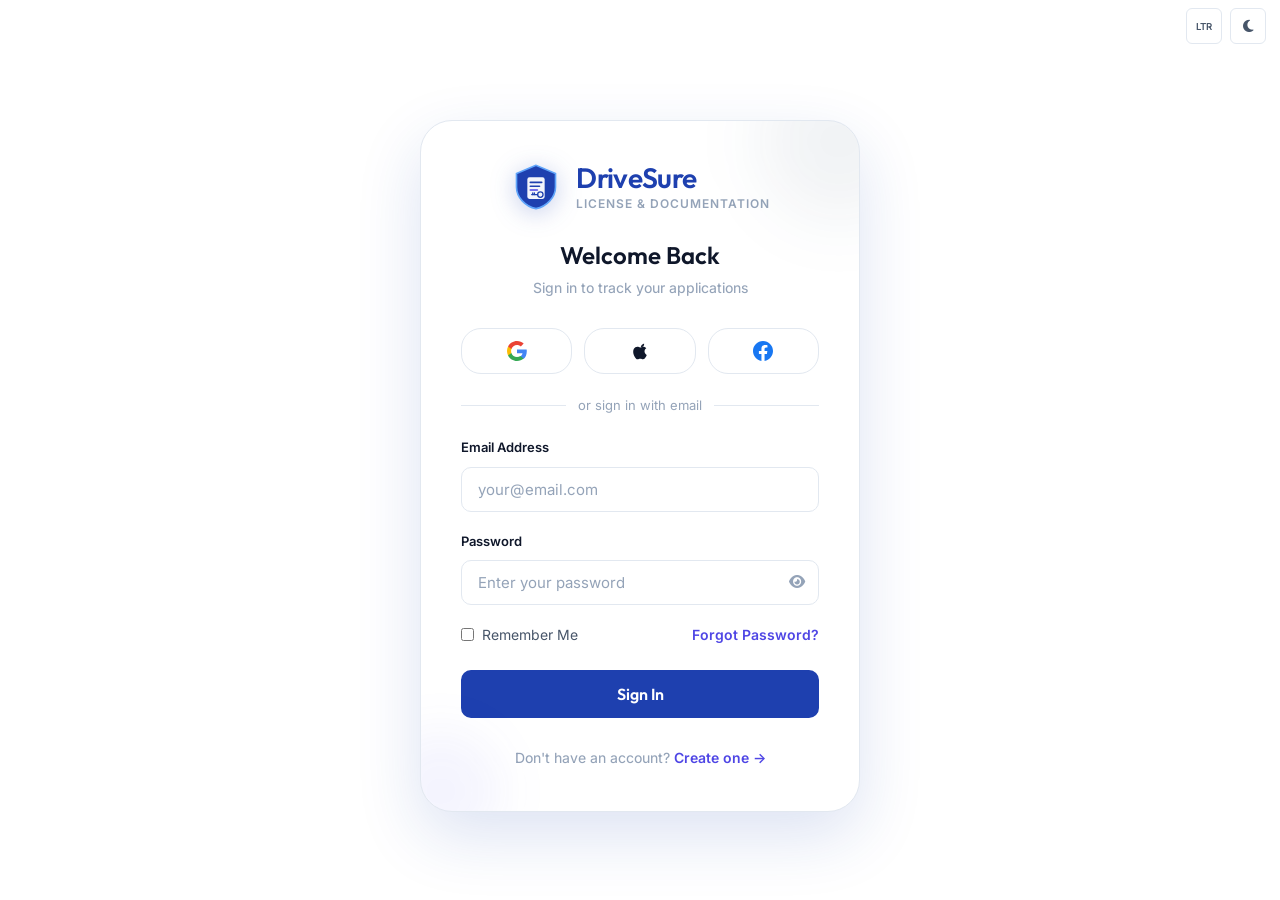
<file: login.html>
<!DOCTYPE html>
<html lang="en" id="root-html">
<head>
    <meta charset="UTF-8">
    <meta name="viewport" content="width=device-width, initial-scale=1.0">
    <meta name="description" content="Sign in to your DriveSure account to track your license applications and manage your documents.">
    <title>Login | DriveSure License & Documentation</title>
    <link rel="icon" type="image/svg+xml" href="favicon.svg">
    <link rel="stylesheet" href="https://cdnjs.cloudflare.com/ajax/libs/font-awesome/6.5.1/css/all.min.css">
    <link rel="stylesheet" href="style.css">
    <style>
        .auth-page {
            background: var(--bg-surface);
        }
        .dark .auth-page {
            background: var(--bg-dark);
        }
        .auth-split {
            display: flex;
            min-height: 100dvh;
        }
        /* Left decorative panel */
        .auth-panel-left {
            flex: 1;
            background: var(--primary);
            display: flex;
            flex-direction: column;
            align-items: center;
            justify-content: center;
            padding: 3rem;
            position: relative;
            overflow: hidden;
        }
        .auth-panel-left::before {
            content: '';
            position: absolute;
            top: -20%;
            right: -20%;
            width: 400px;
            height: 400px;
            background: rgba(79,70,229,0.12);
            border-radius: 50%;
            filter: blur(80px);
        }
        .auth-panel-left::after {
            content: '';
            position: absolute;
            bottom: -15%;
            left: -15%;
            width: 350px;
            height: 350px;
            background: rgba(255,255,255,0.04);
            border-radius: 50%;
            filter: blur(60px);
        }
        .auth-panel-text {
            position: relative;
            z-index: 1;
            text-align: center;
            max-width: 360px;
        }
        .auth-panel-icon {
            width: 80px;
            height: 80px;
            background: rgba(255,255,255,0.12);
            border: 1px solid rgba(255,255,255,0.25);
            border-radius: var(--radius-2xl);
            display: flex;
            align-items: center;
            justify-content: center;
            margin: 0 auto 1.5rem;
        }
        .auth-panel-icon i { font-size: 2rem; color: #93C5FD; }
        .auth-panel-text h2 { color: #fff; font-size: 1.625rem; margin-bottom: 0.75rem; }
        .auth-panel-text p { color: rgba(255,255,255,0.65); font-size: 0.9375rem; font-weight: 400; }
        .auth-panel-badges {
            display: flex;
            flex-direction: column;
            gap: 0.625rem;
            margin-top: 2rem;
        }
        .auth-panel-badge {
            display: flex;
            align-items: center;
            gap: 0.625rem;
            color: rgba(255,255,255,0.75);
            font-size: 0.875rem;
        }
        .auth-panel-badge i { color: var(--secondary); flex-shrink: 0; }
        /* Right form panel */
        .auth-panel-right {
            flex: 1;
            display: flex;
            flex-direction: column;
            align-items: center;
            justify-content: center;
            padding: 4.5rem 1.5rem 2.5rem;
            position: relative;
        }
        @media (max-width: 768px) {
            .auth-panel-left { display: none; }
            .auth-panel-right { flex: 1; }
        }
    </style>
</head>
<body class="auth-page">

<!-- Top-right controls -->
<div class="auth-topbar">
    <div style="display:flex;gap:0.5rem;">
        <button onclick="toggleDir()" class="auth-toggle-btn" title="Toggle Direction" aria-label="Toggle RTL/LTR">
            <span class="dir-label" style="font-size:0.6rem;font-weight:600;">LTR</span>
        </button>
        <button onclick="toggleTheme()" class="auth-toggle-btn" title="Toggle Theme" aria-label="Toggle dark mode">
            <i class="fas fa-moon theme-icon"></i>
        </button>
    </div>
</div>

<div class="auth-split">
    <!-- Form panel -->
    <div class="auth-panel-right">
        <div class="auth-card">
            <!-- Decorative orb -->
            <div style="position:absolute;top:-60px;right:-60px;width:160px;height:160px;background:rgba(30,58,95,0.06);border-radius:50%;filter:blur(32px);pointer-events:none;" aria-hidden="true"></div>
            <div style="position:absolute;bottom:-40px;left:-40px;width:120px;height:120px;background:rgba(79,70,229,0.06);border-radius:50%;filter:blur(24px);pointer-events:none;" aria-hidden="true"></div>

            <!-- Logo -->
            <a href="index.html" class="auth-logo" aria-label="DriveSure Home">
                <img src="logo.svg" alt="DriveSure Logo" width="52" height="52">
                <div class="auth-logo-text">
                    <span class="brand-top">DriveSure</span>
                    <span class="brand-bottom">License & Documentation</span>
                </div>
            </a>

            <!-- Heading -->
            <div style="text-align:center;margin-bottom:1.75rem;">
                <h1 style="font-size:1.5rem;margin-bottom:0.375rem;">Welcome Back</h1>
                <p style="font-size:0.875rem;color:var(--text-muted);">Sign in to track your applications</p>
            </div>

            <!-- Social Login -->
            <div class="social-login-grid">
                <button class="social-btn social-google" title="Sign in with Google" aria-label="Sign in with Google" onclick="alert('Google Sign-In coming soon!')">
                    <svg width="20" height="20" viewBox="0 0 24 24" xmlns="http://www.w3.org/2000/svg">
                        <path fill="#4285F4" d="M23.745 12.27c0-.7-.06-1.4-.19-2.07H12v4.51h6.6c-.29 1.52-1.14 2.82-2.4 3.68v3.05h3.88c2.27-2.09 3.665-5.17 3.665-9.17z"/>
                        <path fill="#34A853" d="M12 24c3.24 0 5.95-1.08 7.93-2.91l-3.88-3.05c-1.08.72-2.45 1.16-4.05 1.16-3.12 0-5.77-2.1-6.72-4.93H1.26v3.13C3.25 21.32 7.34 24 12 24z"/>
                        <path fill="#FBBC05" d="M5.28 14.27c-.25-.72-.38-1.49-.38-2.27s.13-1.55.38-2.27V6.6H1.26C.46 8.2.01 10.04.01 12c0 1.96.45 3.8 1.25 5.4l4.02-3.13z"/>
                        <path fill="#EA4335" d="M12 4.75c1.77 0 3.35.61 4.6 1.8l3.42-3.42C17.95 1.19 15.24 0 12 0 7.34 0 3.25 2.68 1.26 6.6l4.02 3.13c.95-2.83 3.6-4.98 6.72-4.98z"/>
                    </svg>
                </button>
                <button class="social-btn social-apple" title="Sign in with Apple" aria-label="Sign in with Apple" onclick="alert('Apple Sign-In coming soon!')">
                    <svg width="20" height="20" viewBox="0 0 24 24" fill="currentColor" xmlns="http://www.w3.org/2000/svg">
                        <path d="M18.71 19.5c-.83 1.24-1.71 2.45-3.05 2.47-1.34.03-1.77-.79-3.29-.79-1.53 0-2 .77-3.27.82-1.31.05-2.3-1.32-3.14-2.53C4.25 17 2.94 12.45 4.7 9.39c.87-1.52 2.43-2.48 4.12-2.51 1.28-.02 2.5.87 3.29.87.78 0 2.26-1.07 3.81-.91.65.03 2.47.26 3.64 1.98-.09.06-2.17 1.28-2.15 3.81.03 3.02 2.65 4.03 2.68 4.04-.03.07-.42 1.44-1.38 2.83M15.97 6.32c.67-.82 1.12-1.95.99-3.09-1 .04-2.17.67-2.88 1.5-.64.74-1.2 1.9-1.04 3.03 1.12.09 2.26-.62 2.93-1.44z"/>
                    </svg>
                </button>
                <button class="social-btn social-facebook" title="Sign in with Facebook" aria-label="Sign in with Facebook" onclick="alert('Facebook Sign-In coming soon!')">
                    <svg width="20" height="20" viewBox="0 0 24 24" fill="#1877F2" xmlns="http://www.w3.org/2000/svg">
                        <path d="M24 12.073c0-6.627-5.373-12-12-12s-12 5.373-12 12c0 5.99 4.388 10.954 10.125 11.854v-8.385H7.078v-3.47h3.047V9.43c0-3.007 1.792-4.669 4.533-4.669 1.312 0 2.686.235 2.686.235v2.953H15.83c-1.491 0-1.956.925-1.956 1.874v2.25h3.328l-.532 3.47h-2.796v8.385C19.612 23.027 24 18.062 24 12.073z"/>
                    </svg>
                </button>
            </div>

            <!-- Divider -->
            <div class="divider">or sign in with email</div>

            <!-- Form -->
            <form id="login-form" onsubmit="handleLogin(event)">
                <div class="form-group">
                    <label class="form-label" for="login-email">Email Address</label>
                    <input type="email" id="login-email" class="form-input" placeholder="your@email.com" required>
                </div>
                <div class="form-group">
                    <label class="form-label" for="login-password">Password</label>
                    <div class="password-wrapper">
                        <input type="password" id="login-password" class="form-input" placeholder="Enter your password" required>
                        <button type="button" class="password-toggle" onclick="togglePasswordVisibility('login-password', this.querySelector('i'))" aria-label="Toggle password visibility">
                            <i class="fas fa-eye"></i>
                        </button>
                    </div>
                </div>
                <div class="form-options-row">
                    <div class="checkbox-wrapper">
                        <input type="checkbox" id="remember-me">
                        <label for="remember-me">Remember Me</label>
                    </div>
                    <a href="#" class="link-primary"><bdi>Forgot Password?</bdi></a>
                </div>
                <button type="submit" class="btn btn-primary w-full btn-lg">Sign In</button>
            </form>

            <p style="text-align:center;margin-top:1.75rem;font-size:0.875rem;color:var(--text-muted);">
                Don't have an account? <a href="signup.html" class="link-primary">Create one →</a>
            </p>
        </div>
    </div>
</div>

<script src="components.js"></script>
<script>
    document.addEventListener('DOMContentLoaded', function () {
        initAuthPage();
    });

    function handleLogin(e) {
        e.preventDefault();
        alert('Login successful! Welcome back.\n\nIn the live version, this would authenticate and redirect to your dashboard.');
        window.location.href = 'index.html';
    }
</script>
</body>
</html>
</file>
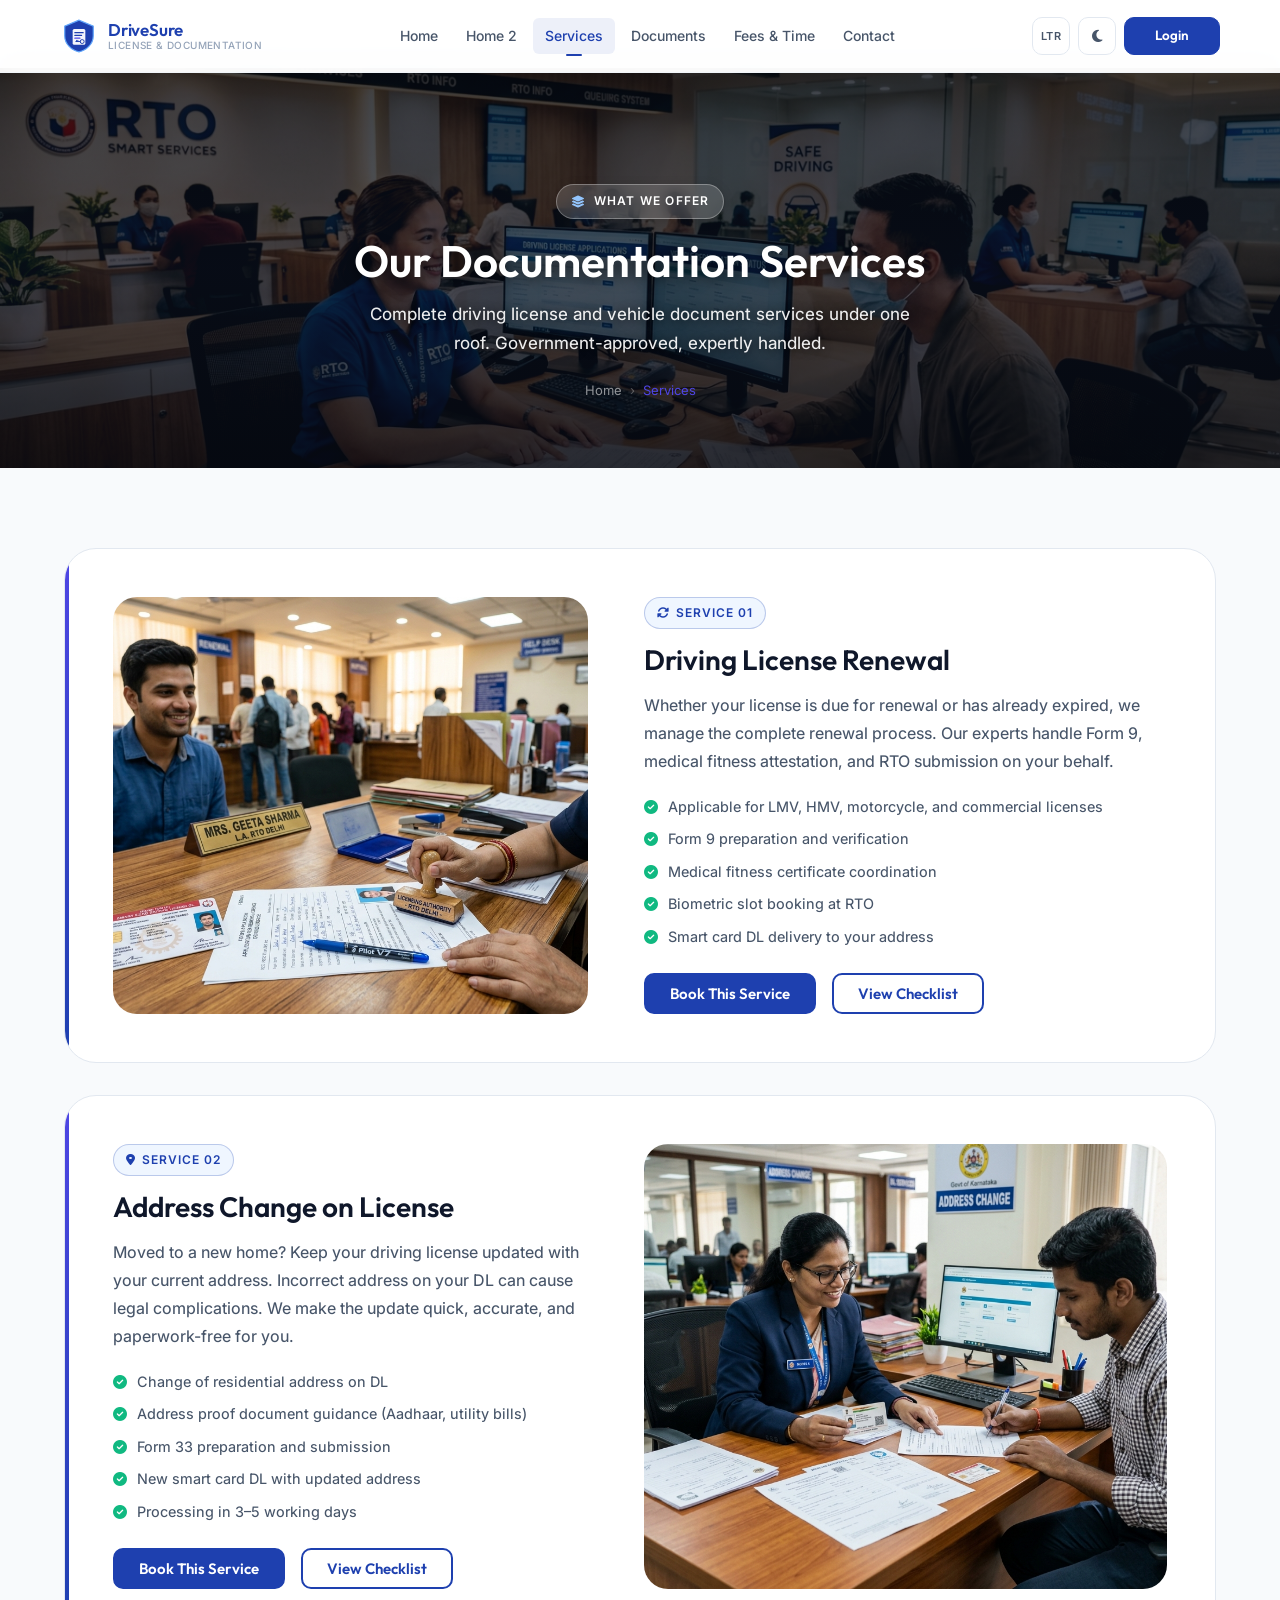
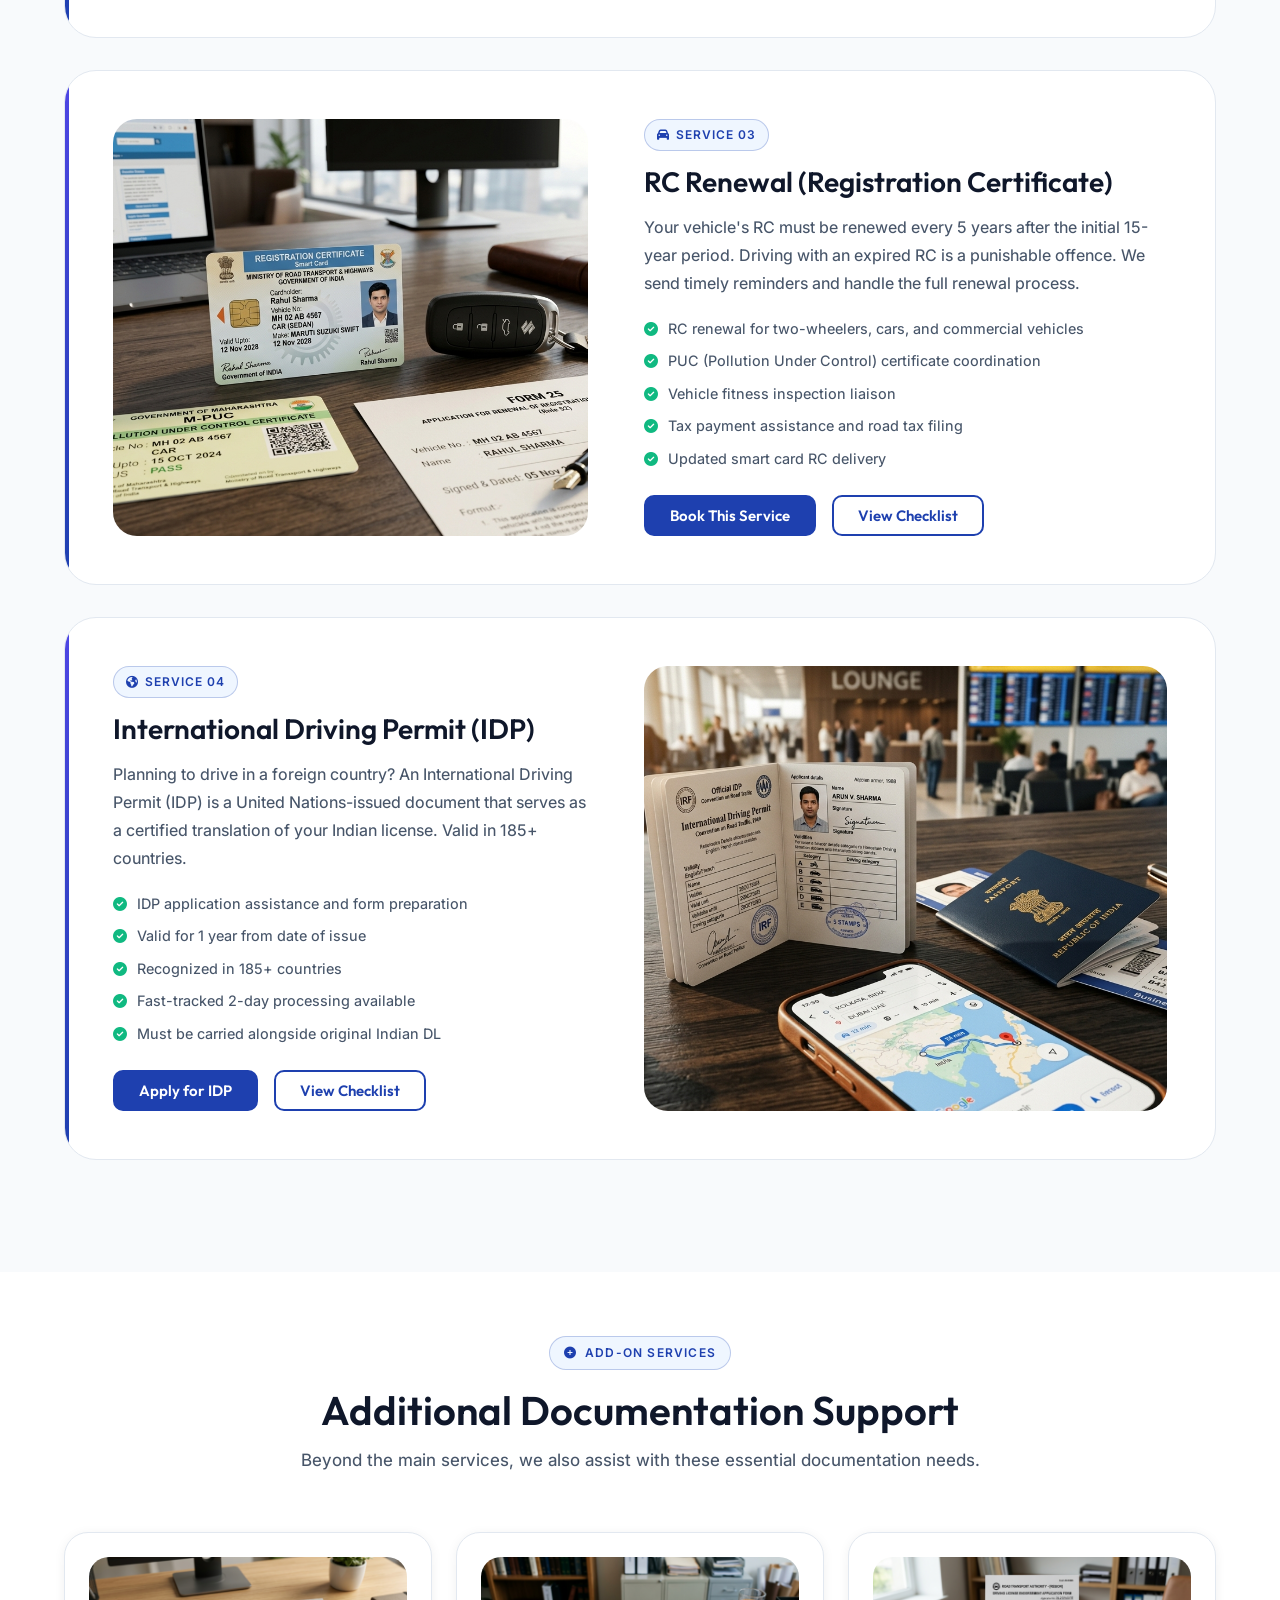
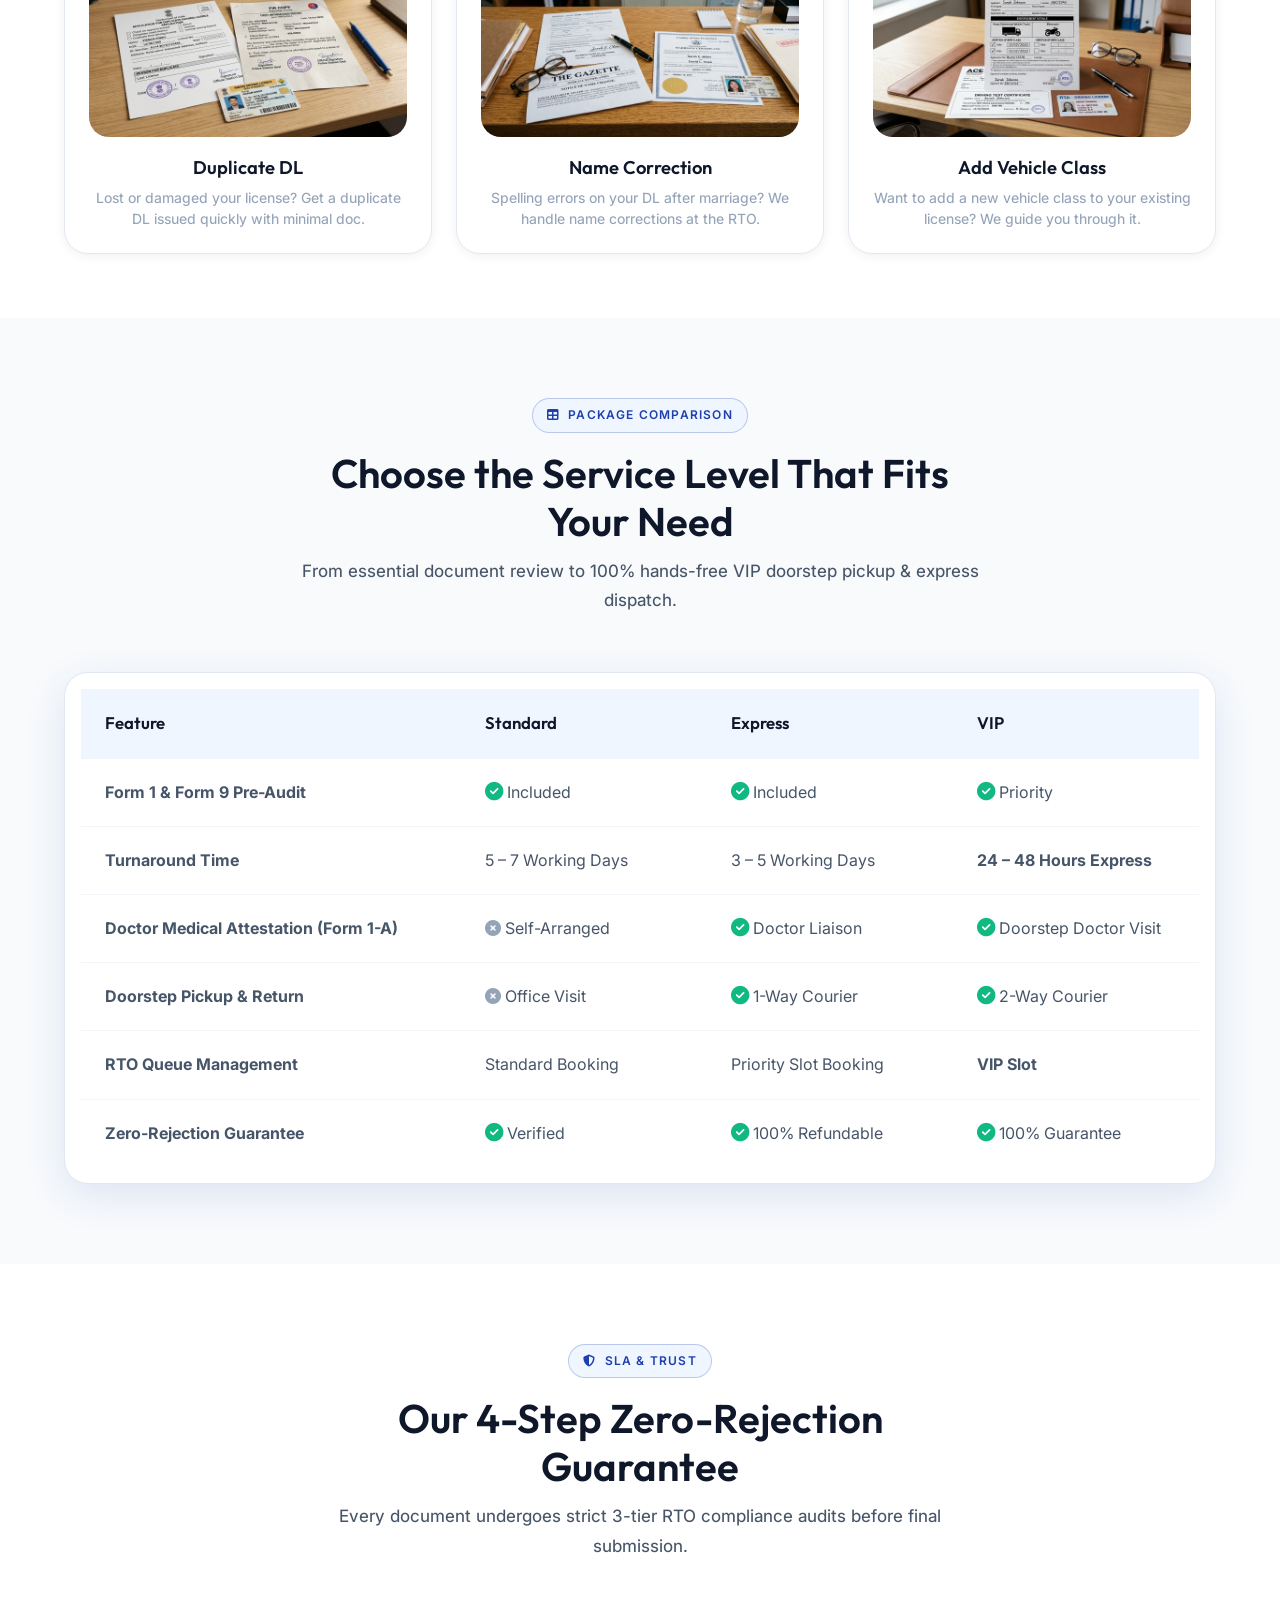
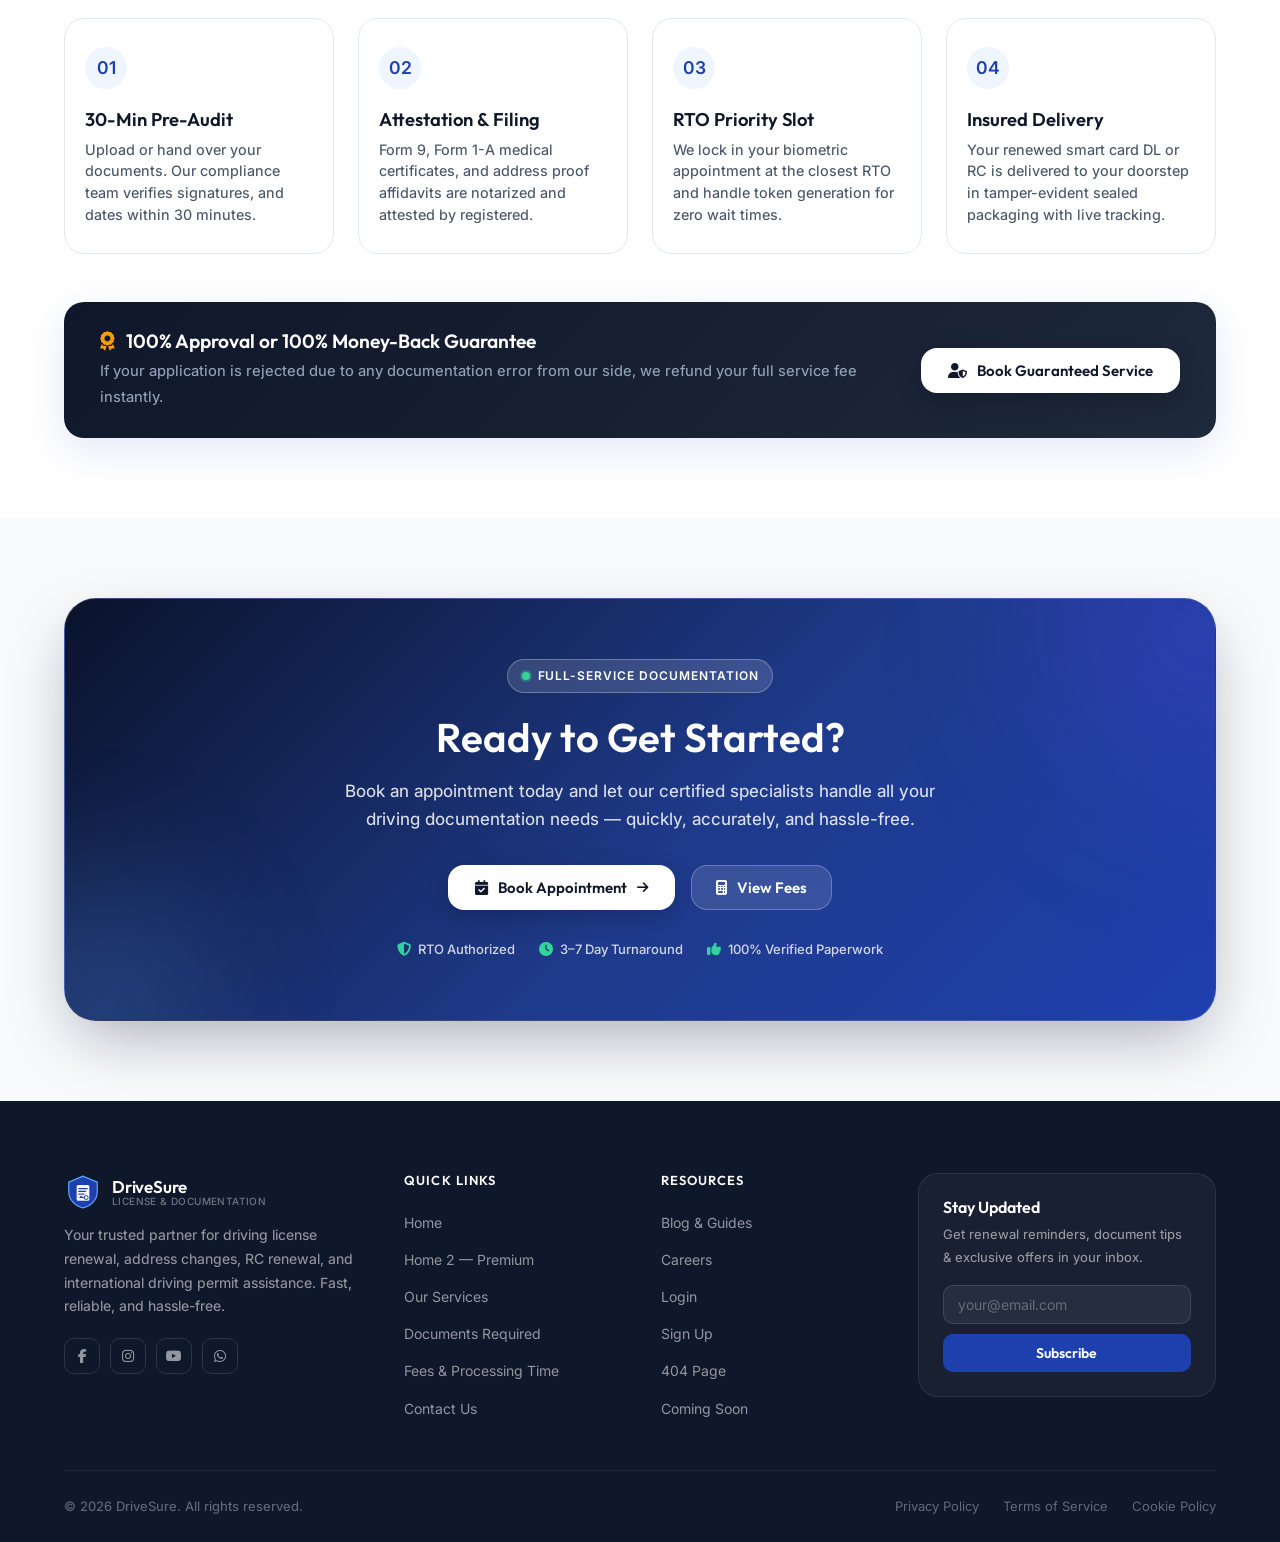
<file: services.html>
<!DOCTYPE html>
<html lang="en" id="root-html">
<head>
    <meta charset="UTF-8">
    <meta name="viewport" content="width=device-width, initial-scale=1.0">
    <meta name="description" content="DriveSure Services — Driving license renewal, address change, RC renewal, and international driving permit assistance. Full-service documentation support.">
    <title>Our Services | DriveSure License & Documentation</title>
    <link rel="icon" type="image/svg+xml" href="favicon.svg">
    <link rel="stylesheet" href="https://cdnjs.cloudflare.com/ajax/libs/font-awesome/6.5.1/css/all.min.css">
    <link rel="stylesheet" href="style.css">
</head>
<body>

<!-- NAV -->
<div id="main-nav"></div>

<!-- ========== INNER HERO ========== -->
<section class="hero-inner" id="services-hero">
    <div class="hero-inner-bg">
        <img src="assets/images/hero-services-bg.jpg" alt="DriveSure Customer Service Desk for RTO Documentation" loading="eager">
    </div>
    <div class="hero-inner-overlay"></div>
    <div class="container hero-inner-content animate-on-scroll">
        <div class="section-label section-label-on-dark" style="margin-bottom:1rem;">
            <i class="fas fa-layer-group"></i> What We Offer
        </div>
        <h1>Our Documentation Services</h1>
        <p>Complete driving license and vehicle document services under one roof. Government-approved, expertly handled.</p>
        <nav class="breadcrumb" aria-label="Breadcrumb">
            <a href="index.html">Home</a>
            <span class="sep">›</span>
            <span class="current">Services</span>
        </nav>
    </div>
</section>

<!-- ========== SERVICE CARDS — DETAILED ========== -->
<section class="services-detailed">
    <div class="container">

        <!-- Service 1: License Renewal -->
        <div class="service-detail-card animate-on-scroll" id="renewal">
            <div class="service-detail-img">
                <img src="assets/images/service-detail-renewal.jpg" alt="Driving license renewal service — officer assisting client at RTO desk" loading="lazy" onerror="this.parentElement.classList.add('img-placeholder'); this.style.display='none';">
            </div>
            <div class="service-detail-content">
                <span class="service-detail-tag"><i class="fas fa-rotate"></i> Service 01</span>
                <h2>Driving License Renewal</h2>
                <p>Whether your license is due for renewal or has already expired, we manage the complete renewal process. Our experts handle Form 9, medical fitness attestation, and RTO submission on your behalf.</p>
                <ul class="service-checklist">
                    <li><i class="fas fa-circle-check"></i> Applicable for LMV, HMV, motorcycle, and commercial licenses</li>
                    <li><i class="fas fa-circle-check"></i> Form 9 preparation and verification</li>
                    <li><i class="fas fa-circle-check"></i> Medical fitness certificate coordination</li>
                    <li><i class="fas fa-circle-check"></i> Biometric slot booking at RTO</li>
                    <li><i class="fas fa-circle-check"></i> Smart card DL delivery to your address</li>
                </ul>
                <div style="display:flex;gap:1rem;flex-wrap:wrap;">
                    <a href="contact.html" class="btn btn-primary">Book This Service</a>
                    <a href="documents.html#dl-renewal" class="btn btn-secondary">View Checklist</a>
                </div>
            </div>
        </div>

        <!-- Service 2: Address Change -->
        <div class="service-detail-card reverse animate-on-scroll" id="address">
            <div class="service-detail-img">
                <img src="assets/images/service-detail-address.jpg" alt="Address change on driving license — professional document review" loading="lazy" onerror="this.parentElement.classList.add('img-placeholder'); this.style.display='none';">
            </div>
            <div class="service-detail-content">
                <span class="service-detail-tag"><i class="fas fa-location-dot"></i> Service 02</span>
                <h2>Address Change on License</h2>
                <p>Moved to a new home? Keep your driving license updated with your current address. Incorrect address on your DL can cause legal complications. We make the update quick, accurate, and paperwork-free for you.</p>
                <ul class="service-checklist">
                    <li><i class="fas fa-circle-check"></i> Change of residential address on DL</li>
                    <li><i class="fas fa-circle-check"></i> Address proof document guidance (Aadhaar, utility bills)</li>
                    <li><i class="fas fa-circle-check"></i> Form 33 preparation and submission</li>
                    <li><i class="fas fa-circle-check"></i> New smart card DL with updated address</li>
                    <li><i class="fas fa-circle-check"></i> Processing in 3–5 working days</li>
                </ul>
                <div style="display:flex;gap:1rem;flex-wrap:wrap;">
                    <a href="contact.html" class="btn btn-primary">Book This Service</a>
                    <a href="documents.html#address-change" class="btn btn-secondary">View Checklist</a>
                </div>
            </div>
        </div>

        <!-- Service 3: RC Renewal -->
        <div class="service-detail-card animate-on-scroll" id="rc">
            <div class="service-detail-img">
                <img src="assets/images/service-detail-rc.jpg" alt="RC renewal — vehicle registration certificate smart card with car key fob" loading="lazy" onerror="this.parentElement.classList.add('img-placeholder'); this.style.display='none';">
            </div>
            <div class="service-detail-content">
                <span class="service-detail-tag"><i class="fas fa-car"></i> Service 03</span>
                <h2>RC Renewal (Registration Certificate)</h2>
                <p>Your vehicle's RC must be renewed every 5 years after the initial 15-year period. Driving with an expired RC is a punishable offence. We send timely reminders and handle the full renewal process.</p>
                <ul class="service-checklist">
                    <li><i class="fas fa-circle-check"></i> RC renewal for two-wheelers, cars, and commercial vehicles</li>
                    <li><i class="fas fa-circle-check"></i> PUC (Pollution Under Control) certificate coordination</li>
                    <li><i class="fas fa-circle-check"></i> Vehicle fitness inspection liaison</li>
                    <li><i class="fas fa-circle-check"></i> Tax payment assistance and road tax filing</li>
                    <li><i class="fas fa-circle-check"></i> Updated smart card RC delivery</li>
                </ul>
                <div style="display:flex;gap:1rem;flex-wrap:wrap;">
                    <a href="contact.html" class="btn btn-primary">Book This Service</a>
                    <a href="documents.html#rc-renewal" class="btn btn-secondary">View Checklist</a>
                </div>
            </div>
        </div>

        <!-- Service 4: International DL Permit -->
        <div class="service-detail-card reverse animate-on-scroll" id="idp">
            <div class="service-detail-img">
                <img src="assets/images/service-detail-idp.jpg" alt="International driving permit — passport, flight ticket and IDP booklet" loading="lazy" onerror="this.parentElement.classList.add('img-placeholder'); this.style.display='none';">
            </div>
            <div class="service-detail-content">
                <span class="service-detail-tag"><i class="fas fa-earth-americas"></i> Service 04</span>
                <h2>International Driving Permit (IDP)</h2>
                <p>Planning to drive in a foreign country? An International Driving Permit (IDP) is a United Nations-issued document that serves as a certified translation of your Indian license. Valid in 185+ countries.</p>
                <ul class="service-checklist">
                    <li><i class="fas fa-circle-check"></i> IDP application assistance and form preparation</li>
                    <li><i class="fas fa-circle-check"></i> Valid for 1 year from date of issue</li>
                    <li><i class="fas fa-circle-check"></i> Recognized in 185+ countries</li>
                    <li><i class="fas fa-circle-check"></i> Fast-tracked 2-day processing available</li>
                    <li><i class="fas fa-circle-check"></i> Must be carried alongside original Indian DL</li>
                </ul>
                <div style="display:flex;gap:1rem;flex-wrap:wrap;">
                    <a href="contact.html" class="btn btn-primary">Apply for IDP</a>
                    <a href="documents.html#idp" class="btn btn-secondary">View Checklist</a>
                </div>
            </div>
        </div>

    </div>
</section>

<!-- ========== SERVICE ADD-ONS ========== -->
<section style="background:var(--bg-surface);padding:4rem 0;">
    <div class="container">
        <div class="section-header animate-on-scroll">
            <div class="section-label"><i class="fas fa-plus-circle"></i> Add-On Services</div>
            <h2>Additional Documentation Support</h2>
            <p>Beyond the main services, we also assist with these essential documentation needs.</p>
        </div>

        <div class="addons-grid animate-on-scroll">
            <div class="card addon-card">
                <div class="addon-img-wrap">
                    <img src="assets/images/addon-duplicate-dl.jpg" alt="Duplicate DL service paperwork" loading="lazy">
                </div>
                <h4>Duplicate DL</h4>
                <p>Lost or damaged your license? Get a duplicate DL issued quickly with minimal doc.</p>
            </div>
            <div class="card addon-card">
                <div class="addon-img-wrap">
                    <img src="assets/images/addon-name-correction.jpg" alt="Name correction gazette and certificate verification" loading="lazy">
                </div>
                <h4>Name Correction</h4>
                <p>Spelling errors on your DL after marriage? We handle name corrections at the RTO.</p>
            </div>
            <div class="card addon-card">
                <div class="addon-img-wrap">
                    <img src="assets/images/addon-vehicle-class.jpg" alt="Add vehicle class endorsement form and driving test certificate" loading="lazy">
                </div>
                <h4>Add Vehicle Class</h4>
                <p>Want to add a new vehicle class to your existing license? We guide you through it.</p>
            </div>
        </div>
    </div>
</section>

<!-- ========== NEW SECTION 1: PACKAGE COMPARISON MATRIX ========== -->
<section class="services-compare-section">
    <div class="container">
        <div class="section-header animate-on-scroll">
            <div class="section-label"><i class="fas fa-table"></i> Package Comparison</div>
            <h2>Choose the Service Level That Fits Your Need</h2>
            <p>From essential document review to 100% hands-free VIP doorstep pickup & express dispatch.</p>
        </div>

        <div class="compare-table-wrapper animate-on-scroll">
            <table class="compare-table">
                <thead>
                    <tr>
                        <th style="width:34%;">Feature</th>
                        <th style="width:22%;">Standard</th>
                        <th style="width:22%;">Express</th>
                        <th style="width:22%;">
                            VIP
                        </th>
                    </tr>
                </thead>
                <tbody>
                    <tr>
                        <td><strong>Form 1 & Form 9 Pre-Audit</strong></td>
                        <td><i class="fas fa-circle-check compare-check"></i> Included</td>
                        <td><i class="fas fa-circle-check compare-check"></i> Included</td>
                        <td><i class="fas fa-circle-check compare-check"></i> Priority</td>
                    </tr>
                    <tr>
                        <td><strong>Turnaround Time</strong></td>
                        <td>5 – 7 Working Days</td>
                        <td>3 – 5 Working Days</td>
                        <td><strong>24 – 48 Hours Express</strong></td>
                    </tr>
                    <tr>
                        <td><strong>Doctor Medical Attestation (Form 1-A)</strong></td>
                        <td><i class="fas fa-circle-xmark compare-cross"></i> Self-Arranged</td>
                        <td><i class="fas fa-circle-check compare-check"></i> Doctor Liaison</td>
                        <td><i class="fas fa-circle-check compare-check"></i> Doorstep Doctor Visit</td>
                    </tr>
                    <tr>
                        <td><strong>Doorstep Pickup & Return</strong></td>
                        <td><i class="fas fa-circle-xmark compare-cross"></i> Office Visit</td>
                        <td><i class="fas fa-circle-check compare-check"></i> 1-Way  Courier</td>
                        <td><i class="fas fa-circle-check compare-check"></i> 2-Way Courier</td>
                    </tr>
                    <tr>
                        <td><strong>RTO Queue Management</strong></td>
                        <td>Standard Booking</td>
                        <td>Priority Slot Booking</td>
                        <td><strong>VIP Slot</strong></td>
                    </tr>
                    <tr>
                        <td><strong>Zero-Rejection Guarantee</strong></td>
                        <td><i class="fas fa-circle-check compare-check"></i> Verified</td>
                        <td><i class="fas fa-circle-check compare-check"></i> 100% Refundable</td>
                        <td><i class="fas fa-circle-check compare-check"></i> 100% Guarantee</td>
                    </tr>
                </tbody>
            </table>
        </div>
    </div>
</section>

<!-- ========== NEW SECTION 2: 4-STEP SLA & GUARANTEE ========== -->
<section class="services-sla-section">
    <div class="container">
        <div class="section-header animate-on-scroll">
            <div class="section-label"><i class="fas fa-shield-halved"></i> SLA & Trust</div>
            <h2>Our 4-Step Zero-Rejection Guarantee</h2>
            <p>Every document undergoes strict 3-tier RTO compliance audits before final submission.</p>
        </div>

        <div class="sla-steps-grid animate-on-scroll">
            <div class="sla-step-card">
                <div class="sla-step-num">01</div>
                <h4>30-Min Pre-Audit</h4>
                <p>Upload or hand over your documents. Our compliance team verifies signatures, and dates within 30 minutes.</p>
            </div>
            <div class="sla-step-card">
                <div class="sla-step-num">02</div>
                <h4>Attestation & Filing</h4>
                <p>Form 9, Form 1-A medical certificates, and address proof affidavits are notarized and attested by registered.</p>
            </div>
            <div class="sla-step-card">
                <div class="sla-step-num">03</div>
                <h4>RTO Priority Slot</h4>
                <p>We lock in your biometric appointment at the closest RTO and handle token generation for zero wait times.</p>
            </div>
            <div class="sla-step-card">
                <div class="sla-step-num">04</div>
                <h4>Insured Delivery</h4>
                <p>Your renewed smart card DL or RC is delivered to your doorstep in tamper-evident sealed packaging with live tracking.</p>
            </div>
        </div>

        <div class="sla-banner animate-on-scroll">
            <div class="sla-banner-content">
                <h4><i class="fas fa-award" style="margin-right:0.5rem;color:#F59E0B;"></i> 100% Approval or 100% Money-Back Guarantee</h4>
                <p>If your application is rejected due to any documentation error from our side, we refund your full service fee instantly.</p>
            </div>
            <a href="contact.html" class="btn btn-cta-primary" style="white-space:nowrap;">
                <i class="fas fa-user-shield"></i> Book Guaranteed Service
            </a>
        </div>
    </div>
</section>

<!-- ========== CTA ========== -->
<section class="cta-section">
    <div class="container">
        <div class="cta-content animate-on-scroll">
            <div class="cta-pill-badge" style="margin: 0 auto 1.25rem;">
                <span class="cta-pulse-dot"></span>
                <span>Full-Service Documentation</span>
            </div>
            <h2>Ready to Get Started?</h2>
            <p>Book an appointment today and let our certified specialists handle all your driving documentation needs — quickly, accurately, and hassle-free.</p>
            <div class="cta-btns">
                <a href="contact.html" class="btn btn-cta-primary">
                    <i class="fas fa-calendar-check"></i> Book Appointment
                    <i class="fas fa-arrow-right cta-btn-arrow"></i>
                </a>
                <a href="fees.html" class="btn btn-cta-secondary">
                    <i class="fas fa-calculator"></i> View Fees
                </a>
            </div>
            <div class="cta-trust-row" style="justify-content: center; margin-top: 1.75rem;">
                <div class="cta-trust-item">
                    <i class="fas fa-shield-halved"></i>
                    <span>RTO Authorized</span>
                </div>
                <div class="cta-trust-item">
                    <i class="fas fa-clock"></i>
                    <span>3–7 Day Turnaround</span>
                </div>
                <div class="cta-trust-item">
                    <i class="fas fa-thumbs-up"></i>
                    <span>100% Verified Paperwork</span>
                </div>
            </div>
        </div>
    </div>
</section>

<!-- FOOTER -->
<div id="main-footer"></div>

<script src="components.js"></script>
</body>
</html>
</file>
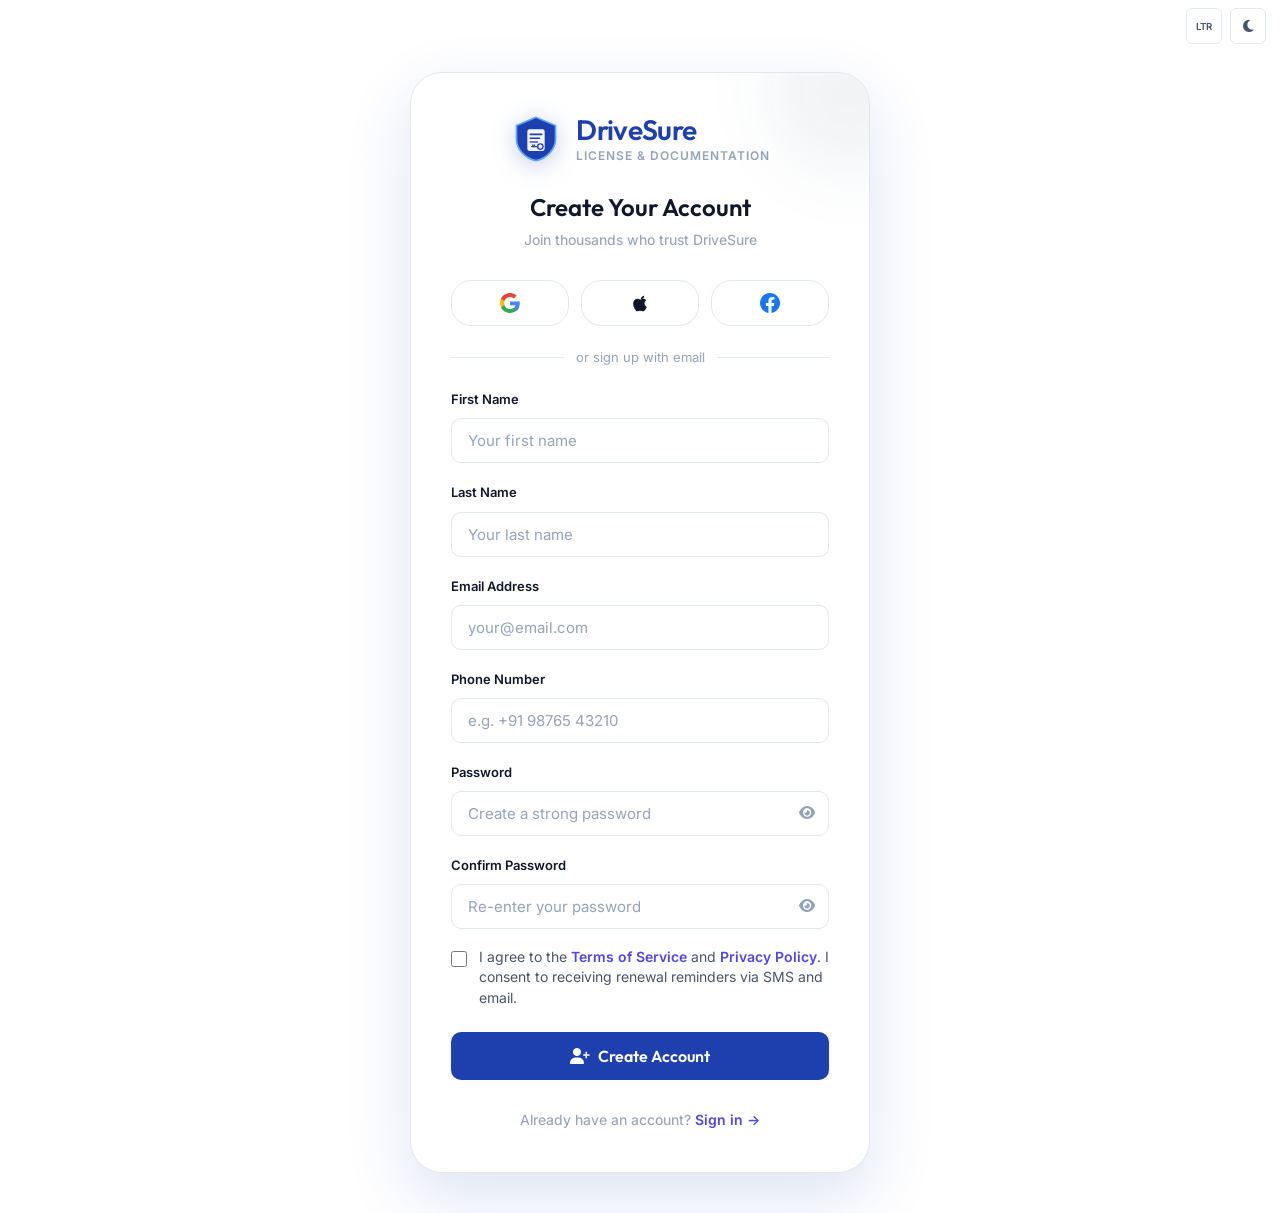
<file: signup.html>
<!DOCTYPE html>
<html lang="en" id="root-html">
<head>
    <meta charset="UTF-8">
    <meta name="viewport" content="width=device-width, initial-scale=1.0">
    <meta name="description" content="Create your DriveSure account to track license applications, get renewal reminders, and manage your driving documents online.">
    <title>Sign Up | DriveSure License & Documentation</title>
    <link rel="icon" type="image/svg+xml" href="favicon.svg">
    <link rel="stylesheet" href="https://cdnjs.cloudflare.com/ajax/libs/font-awesome/6.5.1/css/all.min.css">
    <link rel="stylesheet" href="style.css">
    <style>
        .auth-page { background: var(--bg-surface); }
        .dark .auth-page { background: var(--bg-dark); }
        .auth-split { display: flex; min-height: 100dvh; }
        .auth-panel-left {
            flex: 1;
            background: var(--primary);
            display: flex;
            flex-direction: column;
            align-items: center;
            justify-content: center;
            padding: 3rem;
            position: relative;
            overflow: hidden;
        }
        .auth-panel-left::before {
            content: '';
            position: absolute;
            bottom: -20%;
            right: -20%;
            width: 400px;
            height: 400px;
            background: rgba(79,70,229,0.12);
            border-radius: 50%;
            filter: blur(80px);
        }
        .auth-panel-left::after {
            content: '';
            position: absolute;
            top: -15%;
            left: -15%;
            width: 350px;
            height: 350px;
            background: rgba(255,255,255,0.04);
            border-radius: 50%;
            filter: blur(60px);
        }
        .auth-panel-text { position: relative; z-index: 1; text-align: center; max-width: 360px; }
        .auth-panel-icon {
            width: 80px; height: 80px;
            background: rgba(255,255,255,0.12);
            border: 1px solid rgba(255,255,255,0.25);
            border-radius: var(--radius-2xl);
            display: flex; align-items: center; justify-content: center;
            margin: 0 auto 1.5rem;
        }
        .auth-panel-icon i { font-size: 2rem; color: #93C5FD; }
        .auth-panel-text h2 { color: #fff; font-size: 1.625rem; margin-bottom: 0.75rem; }
        .auth-panel-text p { color: rgba(255,255,255,0.65); font-size: 0.9375rem; font-weight: 400; }
        .auth-panel-badges { display: flex; flex-direction: column; gap: 0.625rem; margin-top: 2rem; }
        .auth-panel-badge { display: flex; align-items: center; gap: 0.625rem; color: rgba(255,255,255,0.75); font-size: 0.875rem; }
        .auth-panel-badge i { color: var(--secondary); flex-shrink: 0; }
        .auth-panel-right {
            flex: 1;
            width: 100%;
            display: flex;
            flex-direction: column;
            align-items: center;
            justify-content: center;
            padding: 4.5rem 1.5rem 2.5rem;
            position: relative;
            min-height: 100dvh;
        }
        @media (max-width: 768px) {
            .auth-panel-left { display: none; }
            .auth-panel-right { flex: 1; }
        }
    </style>
</head>
<body class="auth-page">

<!-- Top-right controls -->
<div class="auth-topbar">
    <div style="display:flex;gap:0.5rem;">
        <button onclick="toggleDir()" class="auth-toggle-btn" title="Toggle Direction" aria-label="Toggle RTL/LTR">
            <span class="dir-label" style="font-size:0.6rem;font-weight:600;">LTR</span>
        </button>
        <button onclick="toggleTheme()" class="auth-toggle-btn" title="Toggle Theme" aria-label="Toggle dark mode">
            <i class="fas fa-moon theme-icon"></i>
        </button>
    </div>
</div>

<div class="auth-split">
    <!-- Form panel -->
    <div class="auth-panel-right">
        <div class="auth-card" style="max-width:460px;">
            <!-- Decorative orbs -->
            <div style="position:absolute;top:-60px;right:-60px;width:160px;height:160px;background:rgba(30,58,95,0.06);border-radius:50%;filter:blur(32px);pointer-events:none;" aria-hidden="true"></div>

            <!-- Logo -->
            <a href="index.html" class="auth-logo" aria-label="DriveSure Home">
                <img src="logo.svg" alt="DriveSure Logo" width="52" height="52">
                <div class="auth-logo-text">
                    <span class="brand-top">DriveSure</span>
                    <span class="brand-bottom">License & Documentation</span>
                </div>
            </a>

            <!-- Heading -->
            <div style="text-align:center;margin-bottom:1.75rem;">
                <h1 style="font-size:1.5rem;margin-bottom:0.375rem;">Create Your Account</h1>
                <p style="font-size:0.875rem;color:var(--text-muted);">Join thousands who trust DriveSure</p>
            </div>

            <!-- Social Sign Up -->
            <div class="social-login-grid">
                <button class="social-btn social-google" title="Sign up with Google" aria-label="Sign up with Google" onclick="alert('Google Sign-Up coming soon!')">
                    <svg width="20" height="20" viewBox="0 0 24 24" xmlns="http://www.w3.org/2000/svg">
                        <path fill="#4285F4" d="M23.745 12.27c0-.7-.06-1.4-.19-2.07H12v4.51h6.6c-.29 1.52-1.14 2.82-2.4 3.68v3.05h3.88c2.27-2.09 3.665-5.17 3.665-9.17z"/>
                        <path fill="#34A853" d="M12 24c3.24 0 5.95-1.08 7.93-2.91l-3.88-3.05c-1.08.72-2.45 1.16-4.05 1.16-3.12 0-5.77-2.1-6.72-4.93H1.26v3.13C3.25 21.32 7.34 24 12 24z"/>
                        <path fill="#FBBC05" d="M5.28 14.27c-.25-.72-.38-1.49-.38-2.27s.13-1.55.38-2.27V6.6H1.26C.46 8.2.01 10.04.01 12c0 1.96.45 3.8 1.25 5.4l4.02-3.13z"/>
                        <path fill="#EA4335" d="M12 4.75c1.77 0 3.35.61 4.6 1.8l3.42-3.42C17.95 1.19 15.24 0 12 0 7.34 0 3.25 2.68 1.26 6.6l4.02 3.13c.95-2.83 3.6-4.98 6.72-4.98z"/>
                    </svg>
                </button>
                <button class="social-btn social-apple" title="Sign up with Apple" aria-label="Sign up with Apple" onclick="alert('Apple Sign-Up coming soon!')">
                    <svg width="20" height="20" viewBox="0 0 24 24" fill="currentColor" xmlns="http://www.w3.org/2000/svg">
                        <path d="M18.71 19.5c-.83 1.24-1.71 2.45-3.05 2.47-1.34.03-1.77-.79-3.29-.79-1.53 0-2 .77-3.27.82-1.31.05-2.3-1.32-3.14-2.53C4.25 17 2.94 12.45 4.7 9.39c.87-1.52 2.43-2.48 4.12-2.51 1.28-.02 2.5.87 3.29.87.78 0 2.26-1.07 3.81-.91.65.03 2.47.26 3.64 1.98-.09.06-2.17 1.28-2.15 3.81.03 3.02 2.65 4.03 2.68 4.04-.03.07-.42 1.44-1.38 2.83M15.97 6.32c.67-.82 1.12-1.95.99-3.09-1 .04-2.17.67-2.88 1.5-.64.74-1.2 1.9-1.04 3.03 1.12.09 2.26-.62 2.93-1.44z"/>
                    </svg>
                </button>
                <button class="social-btn social-facebook" title="Sign up with Facebook" aria-label="Sign up with Facebook" onclick="alert('Facebook Sign-Up coming soon!')">
                    <svg width="20" height="20" viewBox="0 0 24 24" fill="#1877F2" xmlns="http://www.w3.org/2000/svg">
                        <path d="M24 12.073c0-6.627-5.373-12-12-12s-12 5.373-12 12c0 5.99 4.388 10.954 10.125 11.854v-8.385H7.078v-3.47h3.047V9.43c0-3.007 1.792-4.669 4.533-4.669 1.312 0 2.686.235 2.686.235v2.953H15.83c-1.491 0-1.956.925-1.956 1.874v2.25h3.328l-.532 3.47h-2.796v8.385C19.612 23.027 24 18.062 24 12.073z"/>
                    </svg>
                </button>
            </div>

            <!-- Divider -->
            <div class="divider">or sign up with email</div>

            <!-- Form -->
            <form id="signup-form" onsubmit="handleSignup(event)">
                <div class="form-group">
                    <label class="form-label" for="signup-fname">First Name</label>
                    <input type="text" id="signup-fname" class="form-input" placeholder="Your first name" required>
                </div>
                <div class="form-group">
                    <label class="form-label" for="signup-lname">Last Name</label>
                    <input type="text" id="signup-lname" class="form-input" placeholder="Your last name" required>
                </div>
                <div class="form-group">
                    <label class="form-label" for="signup-email">Email Address</label>
                    <input type="email" id="signup-email" class="form-input" placeholder="your@email.com" required>
                </div>
                <div class="form-group">
                    <label class="form-label" for="signup-phone">Phone Number</label>
                    <input type="tel" id="signup-phone" class="form-input" placeholder="e.g. +91 98765 43210" required>
                </div>
                <div class="form-group">
                    <label class="form-label" for="signup-password">Password</label>
                    <div class="password-wrapper">
                        <input type="password" id="signup-password" class="form-input" placeholder="Create a strong password" required minlength="8">
                        <button type="button" class="password-toggle" onclick="togglePasswordVisibility('signup-password', this.querySelector('i'))" aria-label="Toggle password visibility">
                            <i class="fas fa-eye"></i>
                        </button>
                    </div>
                </div>
                <div class="form-group">
                    <label class="form-label" for="signup-confirm">Confirm Password</label>
                    <div class="password-wrapper">
                        <input type="password" id="signup-confirm" class="form-input" placeholder="Re-enter your password" required>
                        <button type="button" class="password-toggle" onclick="togglePasswordVisibility('signup-confirm', this.querySelector('i'))" aria-label="Toggle password visibility">
                            <i class="fas fa-eye"></i>
                        </button>
                    </div>
                </div>
                <div class="checkbox-group">
                    <input type="checkbox" id="agree-terms" required>
                    <label for="agree-terms">
                        I agree to the <a href="#" style="color:var(--secondary);font-weight:600;">Terms of Service</a> and <a href="#" style="color:var(--secondary);font-weight:600;">Privacy Policy</a>. I consent to receiving renewal reminders via SMS and email.
                    </label>
                </div>
                <button type="submit" class="btn btn-primary w-full btn-lg">
                    <i class="fas fa-user-plus"></i> Create Account
                </button>
            </form>

            <p style="text-align:center;margin-top:1.75rem;font-size:0.875rem;color:var(--text-muted);">
                Already have an account? <a href="login.html" class="link-primary">Sign in →</a>
            </p>
        </div>
    </div>
</div>

<script src="components.js"></script>
<script>
    document.addEventListener('DOMContentLoaded', function () {
        initAuthPage();
    });

    function handleSignup(e) {
        e.preventDefault();
        const pwd = document.getElementById('signup-password').value;
        const confirm = document.getElementById('signup-confirm').value;
        if (pwd !== confirm) {
            alert('Passwords do not match. Please try again.');
            return;
        }
        alert('Account created successfully!\n\nWelcome to DriveSure. You can now log in to track your applications.');
        window.location.href = 'login.html';
    }
</script>
</body>
</html>
</file>
<file: style.css>
/* ===== DRIVESURE — DRIVING LICENSE RENEWAL & DOCUMENTATION SERVICE ===== */
/* Design System v2.0 — Royal Blue & Indigo Palette */

/* --- Google Fonts --- */
@import url('https://fonts.googleapis.com/css2?family=Outfit:wght@300;400;500;600;700;800&family=Inter:wght@300;400;500;600;700&display=swap');

/* ================================================================
   CSS CUSTOM PROPERTIES
================================================================ */
:root {
    /* Brand Colors — Royal Blue & Indigo Palette */
    --primary: #1E40AF;
    --primary-hover: #1D4ED8;
    --primary-light: #EFF6FF;
    --primary-glow: rgba(30, 64, 175, 0.25);
    --primary-subtle: rgba(30, 64, 175, 0.08);

    --secondary: #4F46E5;
    --secondary-hover: #4338CA;
    --secondary-light: #EEF2FF;
    --secondary-glow: rgba(79, 70, 229, 0.25);

    /* Text */
    --text-heading: #0F172A;
    --text-body: #475569;
    --text-muted: #94A3B8;

    /* Backgrounds — Pure Crisp White & Soft Slate */
    --bg-body: #F8FAFC;
    --bg-surface: #FFFFFF;
    --bg-card: #FFFFFF;
    --bg-dark: #0F172A;
    --bg-dark-2: #1E293B;

    /* Borders */
    --border-default: #E2E8F0;
    --border-light: #F1F5F9;

    /* Shadows */
    --shadow-sm: 0 1px 3px rgba(30, 64, 175, 0.06);
    --shadow-md: 0 4px 16px rgba(30, 64, 175, 0.08);
    --shadow-lg: 0 12px 40px rgba(30, 64, 175, 0.12);
    --shadow-xl: 0 24px 64px rgba(30, 64, 175, 0.15);
    --shadow-card: 0 2px 12px rgba(15, 23, 42, 0.06);
    --shadow-card-hover: 0 12px 36px rgba(30, 64, 175, 0.14), 0 4px 12px rgba(0,0,0,0.04);
    --shadow-accent: 0 8px 32px var(--primary-glow);
    --shadow-gold: 0 8px 32px var(--primary-glow);

    /* Status Colors */
    --green: #10B981;
    --red: #EF4444;
    --amber: #F59E0B;

    /* Fonts */
    --font-heading: 'Outfit', sans-serif;
    --font-body: 'Inter', sans-serif;

    /* Radius */
    --radius-sm: 0.375rem;
    --radius-md: 0.625rem;
    --radius-lg: 1rem;
    --radius-xl: 1.25rem;
    --radius-2xl: 1.5rem;
    --radius-3xl: 2rem;
    --radius-full: 9999px;

    /* Transitions */
    --transition-fast: all 0.2s cubic-bezier(0.4, 0, 0.2, 1);
    --transition-smooth: all 0.35s cubic-bezier(0.4, 0, 0.2, 1);
    --transition-premium: all 0.5s cubic-bezier(0.16, 1, 0.3, 1);

    /* Inner Hero Heights */
    --hero-inner-height: 400px;
    --hero-inner-height-tablet: 350px;
    --hero-inner-height-mobile: 330px;
    --hero-inner-height-xs: 300px;
}

/* ================================================================
   DARK MODE
================================================================ */
.dark {
    --text-heading: #F8FAFC;
    --text-body: #94A3B8;
    --text-muted: #64748B;
    --bg-body: #0B0F19;
    --bg-surface: #111827;
    --bg-card: #1E293B;
    --bg-dark: #030712;
    --bg-dark-2: #0B0F19;
    --border-default: #1E293B;
    --border-light: #162032;
    --shadow-sm: 0 1px 3px rgba(0,0,0,0.4);
    --shadow-md: 0 4px 16px rgba(0,0,0,0.5);
    --shadow-lg: 0 12px 40px rgba(0,0,0,0.6);
    --shadow-xl: 0 24px 64px rgba(0,0,0,0.7);
    --shadow-card: 0 2px 12px rgba(0,0,0,0.4);
    --shadow-card-hover: 0 12px 36px var(--primary-glow), 0 4px 12px rgba(0,0,0,0.5);
    --shadow-accent: 0 8px 32px var(--primary-glow);
    --shadow-gold: 0 8px 32px var(--primary-glow);
}

/* ================================================================
   BASE RESET
================================================================ */
*, *::before, *::after {
    margin: 0;
    padding: 0;
    box-sizing: border-box;
}

html {
    scroll-behavior: smooth;
    -webkit-font-smoothing: antialiased;
    -moz-osx-font-smoothing: grayscale;
    overflow-x: hidden;
}

body {
    font-family: var(--font-body);
    font-weight: 400;
    color: var(--text-body);
    background-color: var(--bg-body);
    line-height: 1.7;
    transition: background-color 0.3s ease, color 0.3s ease;
    overflow-x: hidden;
}

img { max-width: 100%; height: auto; display: block; }
a { text-decoration: none; color: inherit; transition: var(--transition-fast); }
ul, ol { list-style: none; }
button { cursor: pointer; border: none; background: none; font-family: inherit; color: inherit; }

/* ================================================================
   TYPOGRAPHY
================================================================ */
h1, h2, h3, h4, h5, h6,
.h1, .h2, .h3, .h4, .h5, .h6 {
    font-family: var(--font-heading);
    font-weight: 600 !important;
    color: var(--text-heading);
    line-height: 1.2;
}

h1 { font-size: clamp(2rem, 5vw, 3.25rem); font-weight: 600 !important; }
h2 { font-size: clamp(1.625rem, 4vw, 2.5rem); font-weight: 600 !important; }
h3 { font-size: clamp(1.25rem, 3vw, 1.625rem); font-weight: 600 !important; }
h4 { font-size: 1.125rem; font-weight: 600 !important; }
h5 { font-size: 1rem; font-weight: 600 !important; }
h6 { font-size: 0.875rem; font-weight: 600 !important; }

p, .p {
    font-weight: 450 !important;
    line-height: 1.75;
    color: var(--text-body);
}

.text-muted { color: var(--text-muted); }
.text-primary { color: var(--primary); }
.text-secondary { color: var(--secondary); }
.text-center { text-align: center; }
.font-heading { font-family: var(--font-heading); }
.font-500 { font-weight: 500; }
.font-600 { font-weight: 600; }

/* ================================================================
   LAYOUT
================================================================ */
.container {
    width: 100%;
    max-width: 1200px;
    margin: 0 auto;
    padding-left: 1.5rem;
    padding-right: 1.5rem;
    box-sizing: border-box;
}

.section {
    padding: 5rem 0;
}

.section-sm {
    padding: 3rem 0;
}

.section-lg {
    padding: 7rem 0;
}

/* ================================================================
   SECTION LABELS & HEADINGS
================================================================ */
.section-label {
    display: inline-flex;
    align-items: center;
    gap: 0.5rem;
    font-size: 0.75rem;
    font-weight: 600;
    letter-spacing: 0.1em;
    text-transform: uppercase;
    color: var(--primary);
    background: var(--primary-light);
    border: 1px solid var(--primary-glow);
    padding: 0.375rem 0.875rem;
    border-radius: var(--radius-full);
    margin-bottom: 1rem;
}
.dark .section-label {
    color: #60A5FA;
    background: rgba(30, 64, 175, 0.2);
    border-color: rgba(96, 165, 250, 0.3);
}

/* Section Labels on Dark / Primary / Accent Backgrounds */
.section-label-on-dark,
.hero-inner .section-label,
.cta-glass-card .section-label {
    background: rgba(255, 255, 255, 0.16) !important;
    border: 1px solid rgba(255, 255, 255, 0.3) !important;
    color: #FFFFFF !important;
    backdrop-filter: blur(8px);
    -webkit-backdrop-filter: blur(8px);
    box-shadow: 0 2px 12px rgba(0, 0, 0, 0.12);
}
.section-label-on-dark i,
.hero-inner .section-label i,
.cta-glass-card .section-label i {
    color: #93C5FD !important;
}


.section-header {
    text-align: center;
    max-width: 680px;
    margin: 0 auto 3.5rem;
}

.section-header p {
    font-size: 1.0625rem;
    font-weight: 450;
    color: var(--text-body);
    margin-top: 0.75rem;
}

/* ================================================================
   BUTTONS
================================================================ */
.btn {
    display: inline-flex;
    align-items: center;
    justify-content: center;
    gap: 0.5rem;
    font-family: var(--font-heading);
    font-weight: 600;
    font-size: 0.9375rem;
    padding: 0.6875rem 1.5rem;
    border-radius: var(--radius-md);
    border: 2px solid transparent;
    cursor: pointer;
    transition: var(--transition-smooth);
    text-decoration: none;
    white-space: nowrap;
    line-height: 1;
    color: var(--text-heading);
}

.btn-primary {
    background: var(--primary);
    color: #ffffff;
    border-color: var(--primary);
}
.btn-primary:hover {
    background: var(--primary-hover);
    border-color: var(--primary-hover);
    color: #ffffff;
    transform: translateY(-2px);
    box-shadow: 0 8px 24px var(--primary-glow);
}

.btn-secondary {
    background: transparent;
    color: var(--primary);
    border-color: var(--primary);
}
.btn-secondary:hover {
    background: var(--primary);
    color: #ffffff;
    border-color: var(--primary);
    transform: translateY(-2px);
    box-shadow: var(--shadow-md);
}
.dark .btn-secondary {
    color: #ffffff;
    border-color: rgba(255, 255, 255, 0.2);
}
.dark .btn-secondary:hover {
    background: var(--primary);
    border-color: var(--primary);
    color: #ffffff;
}

.btn-outline {
    background: transparent;
    color: var(--primary);
    border-color: var(--primary);
}
.btn-outline:hover {
    background: var(--primary);
    border-color: var(--primary);
    color: #ffffff;
    transform: translateY(-2px);
    box-shadow: 0 8px 24px var(--primary-glow);
}
.dark .btn-outline {
    color: #F8FAFC;
    border-color: rgba(255, 255, 255, 0.25);
    background: rgba(255, 255, 255, 0.05);
}
.dark .btn-outline:hover {
    background: var(--primary);
    border-color: var(--primary);
    color: #ffffff;
    transform: translateY(-2px);
    box-shadow: 0 8px 24px var(--primary-glow);
}

.btn-ghost {
    background: transparent;
    color: var(--primary);
    border-color: transparent;
}
.btn-ghost:hover {
    background: var(--primary-light);
    border-color: var(--primary-glow);
}
.dark .btn-ghost {
    color: #93C5FD;
}
.dark .btn-ghost:hover {
    background: rgba(30, 64, 175, 0.2);
    border-color: rgba(96, 165, 250, 0.3);
}

.btn-sm {
    font-size: 0.8125rem;
    padding: 0.5rem 1.125rem;
}

.btn-lg {
    font-size: 1rem;
    padding: 0.875rem 2rem;
}

.btn-outline-light {
    background: transparent;
    color: #fff;
    border-color: rgba(255,255,255,0.5);
}
.btn-outline-light:hover {
    background: rgba(255,255,255,0.12);
    border-color: #fff;
}

.w-full { width: 100%; }

/* ================================================================
   NAVBAR
================================================================ */
.navbar {
    position: fixed;
    top: 0;
    left: 0;
    right: 0;
    z-index: 1000;
    background: rgba(255, 255, 255, 0.95);
    backdrop-filter: blur(16px);
    -webkit-backdrop-filter: blur(16px);
    border-bottom: 1px solid var(--border-light);
    transition: var(--transition-smooth);
}
.dark .navbar {
    background: rgba(11, 15, 25, 0.95);
    border-bottom-color: var(--border-default);
}
.navbar.scrolled {
    box-shadow: 0 4px 24px rgba(30, 64, 175, 0.08);
}
.dark .navbar.scrolled {
    box-shadow: 0 4px 24px rgba(0,0,0,0.5);
}

.navbar-spacer {
    height: 72px;
}

.nav-inner {
    display: flex;
    align-items: center;
    justify-content: space-between;
    height: 72px;
    max-width: 1200px;
    margin: 0 auto;
    padding: 0 1.25rem;
    gap: 1.5rem;
}

/* Logo */
.nav-logo {
    display: flex;
    align-items: center;
    gap: 0.625rem;
    flex-shrink: 0;
    text-decoration: none;
    text-align: left;
}
.nav-logo-img {
    width: 38px;
    height: 38px;
    object-fit: contain;
    flex-shrink: 0;
}
.nav-logo-text {
    display: flex;
    flex-direction: column;
    line-height: 1.15;
    text-align: left;
}
.brand-top {
    font-family: var(--font-heading);
    font-weight: 600;
    font-size: 1.0625rem;
    color: var(--primary);
    letter-spacing: -0.01em;
}
.dark .brand-top { color: var(--text-heading); }
.brand-bottom {
    font-size: 0.625rem;
    font-weight: 500;
    color: var(--text-muted);
    letter-spacing: 0.04em;
    text-transform: uppercase;
}

/* Nav Links */
.nav-links {
    display: flex;
    align-items: center;
    gap: 0.25rem;
    flex: 1;
    justify-content: center;
}

.nav-link {
    font-size: 0.875rem;
    font-weight: 500;
    color: var(--text-body);
    padding: 0.375rem 0.75rem;
    border-radius: var(--radius-sm);
    transition: var(--transition-fast);
    position: relative;
    white-space: nowrap;
}
.nav-link:hover,
.nav-link.active {
    color: var(--primary);
    background: var(--primary-subtle);
}
.dark .nav-link:hover,
.dark .nav-link.active {
    color: #93C5FD;
    background: rgba(30, 64, 175, 0.2);
}
.nav-link.active::after {
    content: '';
    position: absolute;
    bottom: -2px;
    left: 50%;
    transform: translateX(-50%);
    width: 16px;
    height: 2px;
    background: var(--primary);
    border-radius: 2px;
}
.dark .nav-link.active::after {
    background: #60A5FA;
}

/* Nav Actions */
.nav-actions {
    display: flex;
    align-items: center;
    gap: 0.5rem;
    flex-shrink: 0;
}

.nav-icon-btn {
    width: 38px;
    height: 38px;
    min-width: 38px;
    display: inline-flex;
    align-items: center;
    justify-content: center;
    border-radius: var(--radius-md);
    border: 1px solid var(--border-default);
    background: transparent;
    color: var(--text-body);
    font-size: 0.875rem;
    cursor: pointer;
    transition: var(--transition-fast);
    flex-shrink: 0;
    box-sizing: border-box;
}

.nav-icon-btn .dir-label {
    font-size: 0.6875rem;
    font-weight: 600;
    letter-spacing: 0.04em;
    line-height: 1;
}

.nav-icon-btn:hover {
    background: var(--primary-subtle);
    color: var(--primary);
    border-color: var(--primary);
}

.dark .nav-icon-btn {
    border-color: rgba(255, 255, 255, 0.18);
    color: #94A3B8;
}

.dark .nav-icon-btn:hover {
    background: rgba(30, 64, 175, 0.25);
    color: #93C5FD;
    border-color: #60A5FA;
}

/* Nav Action Buttons — Equal & Uniform Sizing */
.nav-actions .btn {
    height: 38px;
    min-width: 96px;
    padding: 0 1rem;
    border-radius: var(--radius-md);
    font-size: 0.84rem;
    font-weight: 600;
    display: inline-flex;
    align-items: center;
    justify-content: center;
    box-sizing: border-box;
    text-align: center;
    white-space: nowrap;
    line-height: 1;
}

.nav-actions .btn-secondary {
    background: transparent;
    color: var(--primary);
    border: 1px solid var(--primary);
}

.nav-actions .btn-secondary:hover {
    background: var(--primary);
    color: #ffffff;
    border-color: var(--primary);
    transform: translateY(-2px);
    box-shadow: var(--shadow-sm);
}

.dark .nav-actions .btn-secondary {
    color: #ffffff;
    border: 1px solid rgba(255, 255, 255, 0.22);
    background: rgba(255, 255, 255, 0.04);
}

.dark .nav-actions .btn-secondary:hover {
    background: var(--primary);
    border-color: var(--primary);
    color: #ffffff;
    box-shadow: 0 4px 16px var(--primary-glow);
}

.nav-actions .btn-primary {
    background: var(--primary);
    color: #ffffff;
    border: 1px solid var(--primary);
}

.nav-actions .btn-primary:hover {
    background: var(--primary-hover);
    border-color: var(--primary-hover);
    color: #ffffff;
    transform: translateY(-2px);
    box-shadow: 0 4px 16px var(--primary-glow);
}

/* ── Mobile Hamburger (Reference Architecture) ── */
.hamburger {
    display: none;
    width: 38px;
    height: 38px;
    border-radius: var(--radius-full);
    border: 1px solid var(--border-default);
    background: var(--bg-card);
    cursor: pointer;
    align-items: center;
    justify-content: center;
    flex-direction: column;
    gap: 4px;
    flex-shrink: 0;
    box-sizing: border-box;
    transition: var(--transition-fast);
    padding: 0;
}
.hamburger span {
    display: block;
    width: 18px;
    height: 2px;
    background: var(--text-heading);
    border-radius: 2px;
    transition: var(--transition-smooth);
}
.hamburger:hover {
    border-color: var(--primary);
    background: var(--primary-subtle);
}
.hamburger.open span:nth-child(1) {
    transform: translateY(6px) rotate(45deg);
}
.hamburger.open span:nth-child(2) {
    opacity: 0;
    transform: scaleX(0);
}
.hamburger.open span:nth-child(3) {
    transform: translateY(-6px) rotate(-45deg);
}

.navbar-spacer {
    height: 68px;
}

/* ── Mobile Navigation Drawer Overlay ── */
.mobile-drawer-overlay {
    position: fixed;
    top: 0;
    left: 0;
    right: 0;
    bottom: 0;
    width: 100%;
    height: 100vh;
    height: 100dvh;
    z-index: 999999;
    background: var(--bg-body);
    display: flex;
    flex-direction: column;
    opacity: 0;
    visibility: hidden;
    pointer-events: none;
    transform: translateY(-12px);
    transition: opacity 0.3s cubic-bezier(0.16, 1, 0.3, 1), transform 0.3s cubic-bezier(0.16, 1, 0.3, 1), visibility 0.3s ease;
    overflow: hidden;
}

.dark .mobile-drawer-overlay {
    background: #0B1120;
}

.mobile-drawer-overlay.open {
    opacity: 1;
    visibility: visible;
    pointer-events: auto;
    transform: translateY(0);
}

.mobile-drawer-header {
    display: flex;
    align-items: center;
    justify-content: space-between;
    padding: 1rem 1.5rem;
    border-bottom: 1px solid var(--border-default);
    flex-shrink: 0;
}

.dark .mobile-drawer-header {
    border-bottom-color: rgba(255, 255, 255, 0.08);
}

.mobile-drawer-close {
    width: 38px;
    height: 38px;
    border-radius: var(--radius-full);
    border: 1px solid var(--border-default);
    background: var(--bg-card);
    color: var(--text-heading);
    display: flex;
    align-items: center;
    justify-content: center;
    cursor: pointer;
    transition: var(--transition-fast);
    font-size: 1.1rem;
}

.mobile-drawer-close:hover {
    background: var(--primary);
    color: #ffffff;
    border-color: var(--primary);
}

.mobile-drawer-body {
    flex: 1 1 auto;
    padding: 1.25rem 1.5rem 0.5rem 1.5rem;
    display: flex;
    flex-direction: column;
    gap: 0.4rem;
    overflow-y: auto;
}

.mobile-nav-link {
    display: block;
    padding: 0.85rem 1.25rem;
    border-radius: var(--radius-lg);
    font-family: var(--font-heading);
    font-size: 1.05rem;
    font-weight: 500;
    color: var(--text-heading);
    transition: var(--transition-fast);
    text-decoration: none;
}

.mobile-nav-link:hover,
.mobile-nav-link.active {
    background: var(--primary-subtle);
    color: var(--primary);
    font-weight: 600;
}

.mobile-drawer-footer {
    padding: 1.25rem 1.5rem 1.5rem 1.5rem;
    border-top: 1px solid var(--border-default);
    display: flex;
    flex-direction: column;
    gap: 0.75rem;
    align-items: center;
    flex-shrink: 0;
}

.dark .mobile-drawer-footer {
    border-top-color: rgba(255, 255, 255, 0.08);
}

.mobile-drawer-footer .btn-full {
    width: 100%;
    padding: 0.75rem 1.5rem;
    font-size: 0.95rem;
    font-weight: 600;
    border-radius: var(--radius-full);
    text-align: center;
    justify-content: center;
    display: inline-flex;
    align-items: center;
    gap: 0.5rem;
}

.mobile-drawer-controls {
    display: flex;
    align-items: center;
    justify-content: center;
    gap: 0.75rem;
    margin-top: 0.25rem;
}

.mob-link {
    display: block;
    padding: 0.75rem 1rem;
    font-weight: 500;
    font-size: 0.9375rem;
    color: var(--text-body);
    border-radius: var(--radius-md);
    transition: var(--transition-fast);
}
.mob-link:hover, .mob-link.active {
    color: var(--primary);
    background: var(--primary-subtle);
}
.dark .mob-link:hover, .dark .mob-link.active {
    color: #93C5FD;
    background: rgba(30, 64, 175, 0.2);
}

.mob-actions {
    margin-top: 1.5rem;
    display: flex;
    flex-direction: column;
    gap: 0.75rem;
}
.mob-toggles {
    margin-top: 1.5rem;
    display: flex;
    gap: 0.5rem;
    padding-top: 1.5rem;
    border-top: 1px solid var(--border-default);
}

/* ================================================================
   FOOTER
================================================================ */
.footer {
    background: var(--bg-dark);
    color: rgba(255,255,255,0.75);
    padding: 4.5rem 0 0;
}

.footer-grid {
    display: grid;
    grid-template-columns: 1.4fr 1fr 1fr 1.2fr;
    gap: 3rem;
    padding-bottom: 3rem;
    border-bottom: 1px solid rgba(255,255,255,0.08);
}

.footer-brand .brand-top { color: #fff; }
.footer-brand .brand-bottom { color: rgba(255,255,255,0.4); }
.footer-brand p {
    color: rgba(255,255,255,0.55);
    font-size: 0.875rem;
    line-height: 1.7;
    margin-top: 0.75rem;
    font-weight: 400;
}

.footer-col-title {
    font-size: 0.8125rem;
    font-weight: 600;
    letter-spacing: 0.08em;
    text-transform: uppercase;
    color: #fff;
    margin-bottom: 1.25rem;
}

.footer-links {
    display: flex;
    flex-direction: column;
    gap: 0.625rem;
}
.footer-links a {
    font-size: 0.875rem;
    color: rgba(255,255,255,0.55);
    transition: var(--transition-fast);
}
.footer-links a:hover {
    color: var(--secondary);
    padding-left: 4px;
}

.footer-socials {
    display: flex;
    gap: 0.625rem;
    margin-top: 1.25rem;
}
.footer-social-link {
    width: 36px;
    height: 36px;
    display: flex;
    align-items: center;
    justify-content: center;
    border-radius: var(--radius-md);
    border: 1px solid rgba(255,255,255,0.12);
    color: rgba(255,255,255,0.55);
    font-size: 0.875rem;
    transition: var(--transition-fast);
}
.footer-social-link:hover {
    border-color: var(--secondary);
    color: var(--secondary);
    background: rgba(79, 70, 229, 0.15);
}

.footer-newsletter {
    background: rgba(255,255,255,0.04);
    border: 1px solid rgba(255,255,255,0.08);
    border-radius: var(--radius-xl);
    padding: 1.5rem;
}
.footer-newsletter h4 {
    color: #fff;
    font-size: 1rem;
    margin-bottom: 0.375rem;
}
.footer-newsletter p {
    color: rgba(255,255,255,0.55);
    font-size: 0.8125rem;
    margin-bottom: 1rem;
    font-weight: 400;
}
.footer-newsletter-form {
    display: flex;
    flex-direction: column;
    gap: 0.625rem;
}
.footer-newsletter-input {
    padding: 0.625rem 0.875rem;
    background: rgba(255,255,255,0.06);
    border: 1px solid rgba(255,255,255,0.12);
    border-radius: var(--radius-md);
    color: #fff;
    font-size: 0.875rem;
    font-family: var(--font-body);
    transition: var(--transition-fast);
}
.footer-newsletter-input::placeholder { color: rgba(255,255,255,0.3); }
.footer-newsletter-input:focus {
    outline: none;
    border-color: var(--secondary);
    background: var(--primary-subtle);
}
.footer-newsletter-btn {
    padding: 0.625rem;
    background: var(--primary);
    color: #ffffff;
    border: none;
    border-radius: var(--radius-md);
    font-family: var(--font-heading);
    font-weight: 600;
    font-size: 0.875rem;
    cursor: pointer;
    transition: var(--transition-fast);
}
.footer-newsletter-btn:hover {
    background: var(--primary-hover);
}

.footer-bottom {
    display: flex;
    align-items: center;
    justify-content: space-between;
    padding: 1.5rem 0;
    gap: 1rem;
}
.footer-bottom p {
    font-size: 0.8125rem;
    color: rgba(255,255,255,0.35);
    font-weight: 400;
}
.footer-bottom-links {
    display: flex;
    gap: 1.5rem;
}
.footer-bottom-links a {
    font-size: 0.8125rem;
    color: rgba(255,255,255,0.35);
    transition: var(--transition-fast);
}
.footer-bottom-links a:hover { color: #93C5FD; }

/* ================================================================
   SCROLL TO TOP
================================================================ */
.scroll-to-top-btn {
    position: fixed;
    bottom: 2rem;
    right: 2rem;
    width: 44px;
    height: 44px;
    background: var(--primary);
    color: #ffffff;
    border-radius: var(--radius-md);
    border: none;
    display: flex;
    align-items: center;
    justify-content: center;
    font-size: 1rem;
    cursor: pointer;
    z-index: 900;
    opacity: 0;
    transform: translateY(12px);
    transition: var(--transition-smooth);
    box-shadow: 0 4px 20px var(--primary-glow);
}
.scroll-to-top-btn.visible {
    opacity: 1;
    transform: translateY(0);
}
.scroll-to-top-btn:hover {
    background: var(--primary-hover);
    transform: translateY(-3px);
    box-shadow: 0 8px 25px var(--primary-glow);
}

/* ================================================================
   SCROLL ANIMATIONS
================================================================ */
.animate-on-scroll {
    opacity: 0;
    transform: translateY(28px);
    transition: opacity 0.65s cubic-bezier(0.16, 1, 0.3, 1), transform 0.65s cubic-bezier(0.16, 1, 0.3, 1);
}
.animate-on-scroll.visible {
    opacity: 1;
    transform: translateY(0);
}
.animate-delay-1 { transition-delay: 0.1s; }
.animate-delay-2 { transition-delay: 0.2s; }
.animate-delay-3 { transition-delay: 0.3s; }
.animate-delay-4 { transition-delay: 0.4s; }
.animate-delay-5 { transition-delay: 0.5s; }

/* ================================================================
   CARDS
================================================================ */
.card {
    background: var(--bg-card);
    border: 1px solid var(--border-default);
    border-radius: var(--radius-xl);
    padding: 1.75rem;
    box-shadow: var(--shadow-card);
    transition: var(--transition-smooth);
}
.card:hover {
    box-shadow: var(--shadow-card-hover);
    transform: translateY(-4px);
    border-color: var(--primary-glow);
}

/* ================================================================
   HERO — MAIN (index.html) — DIAGONAL SPLIT
================================================================ */
.hero-main {
    position: relative;
    min-height: clamp(540px, 85vh, 720px);
    display: flex;
    align-items: center;
    justify-content: center;
    overflow: hidden;
    background: #070B14;
    padding: 0;
}

/* Hero Slider Wrapper & Slides */
.hero-slides-wrapper {
    position: absolute;
    inset: 0;
    width: 100%;
    height: 100%;
    z-index: 2;
}

.hero-slide {
    position: absolute;
    inset: 0;
    width: 100%;
    height: 100%;
    display: flex;
    align-items: center;
    justify-content: center;
    padding-bottom: 4.5rem;
    opacity: 0;
    visibility: hidden;
    transition: opacity 0.6s cubic-bezier(0.16, 1, 0.3, 1), visibility 0.6s cubic-bezier(0.16, 1, 0.3, 1);
}

.hero-slide.active {
    opacity: 1;
    visibility: visible;
}

.hero-slide-bg {
    position: absolute;
    inset: 0;
    z-index: 1;
    overflow: hidden;
}

.hero-slide-bg img {
    width: 100%;
    height: 100%;
    object-fit: cover;
    object-position: center;
    filter: brightness(0.42) saturate(1.15);
    transform: scale(1.08);
    transition: transform 6s ease-out;
}

.hero-slide.active .hero-slide-bg img {
    transform: scale(1);
}

.hero-slide-overlay {
    position: absolute;
    inset: 0;
    background: linear-gradient(180deg, rgba(7, 11, 20, 0.6) 0%, rgba(15, 23, 42, 0.78) 60%, rgba(7, 11, 20, 0.9) 100%);
    pointer-events: none;
}

/* Slider Controls Floating Directly Over Background Image */
.hero-slider-nav {
    position: absolute;
    bottom: 1.25rem;
    left: 50%;
    transform: translateX(-50%);
    z-index: 10;
    display: flex;
    align-items: center;
    justify-content: center;
    gap: 1.5rem;
    margin: 0;
}

.slider-dots {
    display: flex;
    align-items: center;
    gap: 0.75rem;
}

.slider-dot {
    width: 36px;
    height: 6px;
    border-radius: 3px;
    background: rgba(255, 255, 255, 0.2);
    border: none;
    padding: 0;
    cursor: pointer;
    position: relative;
    overflow: hidden;
    transition: width 0.3s ease, background 0.3s ease;
}

html:not(.dark) .slider-dot {
    background: rgba(15, 23, 42, 0.15);
}

.slider-dot.active {
    width: 54px;
    background: rgba(255, 255, 255, 0.35);
}

html:not(.dark) .slider-dot.active {
    background: rgba(15, 23, 42, 0.3);
}

.dot-progress {
    position: absolute;
    top: 0;
    left: 0;
    height: 100%;
    width: 0%;
    background: var(--primary);
    border-radius: 3px;
}

.slider-dot.active .dot-progress {
    width: 100%;
    transition: width 5s linear;
}

.slider-arrow {
    width: 38px;
    height: 38px;
    border-radius: 50%;
    background: rgba(255, 255, 255, 0.12);
    border: 1px solid rgba(255, 255, 255, 0.25);
    color: #ffffff;
    display: flex;
    align-items: center;
    justify-content: center;
    cursor: pointer;
    font-size: 0.875rem;
    backdrop-filter: blur(8px);
    transition: var(--transition-fast);
}

/* Hero section slider controls */
.hero-main .slider-dot,
.dark .hero-h2 .slider-dot {
    background: rgba(255, 255, 255, 0.22) !important;
}

.hero-main .slider-dot.active,
.dark .hero-h2 .slider-dot.active {
    background: rgba(255, 255, 255, 0.45) !important;
}

.hero-main .slider-arrow,
.dark .hero-h2 .slider-arrow {
    background: rgba(255, 255, 255, 0.12) !important;
    border-color: rgba(255, 255, 255, 0.25) !important;
    color: #ffffff !important;
}

.hero-main .slider-arrow:hover,
.dark .hero-h2 .slider-arrow:hover {
    background: var(--primary) !important;
    border-color: var(--primary) !important;
    color: #ffffff !important;
    transform: scale(1.1);
}

/* Light mode for hero-h2 slider controls */
html:not(.dark) .hero-h2 .slider-dot {
    background: rgba(15, 23, 42, 0.16) !important;
}
html:not(.dark) .hero-h2 .slider-dot.active {
    background: var(--primary) !important;
}
html:not(.dark) .hero-h2 .slider-dot .dot-progress {
    background: var(--primary) !important;
}
html:not(.dark) .hero-h2 .slider-arrow {
    background: rgba(255, 255, 255, 0.95) !important;
    border-color: rgba(226, 232, 240, 0.9) !important;
    color: #0F172A !important;
    box-shadow: 0 4px 12px rgba(15, 23, 42, 0.08) !important;
}
html:not(.dark) .hero-h2 .slider-arrow:hover {
    background: var(--primary) !important;
    border-color: var(--primary) !important;
    color: #ffffff !important;
}

.slider-arrow:hover {
    background: var(--primary);
    border-color: var(--primary);
    color: #ffffff;
    transform: scale(1.1);
}

/* Background geometric decoration */
.hero-main-bg {
    position: absolute;
    inset: 0;
    pointer-events: none;
    overflow: hidden;
}
.hero-main-bg::before {
    content: '';
    position: absolute;
    top: -20%;
    right: -10%;
    width: 55%;
    height: 120%;
    background: var(--primary);
    clip-path: polygon(18% 0%, 100% 0%, 100% 100%, 0% 100%);
}
.dark .hero-main-bg::before {
    background: var(--bg-dark-2);
    border-left: 1px solid var(--primary-glow);
}
.hero-main-bg::after {
    content: '';
    position: absolute;
    top: 30%;
    right: 15%;
    width: 300px;
    height: 300px;
    background: var(--secondary-glow);
    border-radius: 50%;
    filter: blur(80px);
}

.hero-main-grid {
    position: relative;
    z-index: 2;
    display: flex;
    flex-direction: column;
    align-items: center;
    justify-content: center;
    text-align: center;
    max-width: 820px;
    margin: 0 auto;
    padding: 6.5rem 1.25rem 2rem;
    width: 100%;
}

/* Hero Text Side */
.hero-main-text {
    display: flex;
    flex-direction: column;
    align-items: center;
    text-align: center;
}

.hero-badge {
    display: inline-flex;
    align-items: center;
    gap: 0.5rem;
    font-size: 0.75rem;
    font-weight: 600;
    letter-spacing: 0.08em;
    text-transform: uppercase;
    color: #93C5FD;
    background: rgba(30, 64, 175, 0.35);
    border: 1px solid rgba(96, 165, 250, 0.4);
    padding: 0.4rem 1rem;
    border-radius: var(--radius-full);
    margin-top: 1.5rem;
    margin-bottom: 1.25rem;
    backdrop-filter: blur(8px);
}

.hero-title-accent {
    background: linear-gradient(135deg, #60A5FA 0%, #A5B4FC 100%);
    -webkit-background-clip: text;
    -webkit-text-fill-color: transparent;
    background-clip: text;
    display: inline-block;
}

.hero-main-text h1 {
    color: #FFFFFF;
    font-size: clamp(2.25rem, 5vw, 3.5rem);
    font-weight: 600;
    line-height: 1.15;
    margin-bottom: 1.25rem;
    text-shadow: 0 2px 10px rgba(0, 0, 0, 0.5);
}

.hero-main-text p {
    color: rgba(255, 255, 255, 0.9);
    font-size: 1.0625rem;
    font-weight: 450;
    max-width: 620px;
    margin: 0 auto 2rem;
    text-shadow: 0 1px 4px rgba(0, 0, 0, 0.6);
}

.hero-trust-badges {
    display: flex;
    flex-wrap: wrap;
    justify-content: center;
    gap: 0.75rem;
    margin-bottom: 2rem;
}
.hero-trust-badge {
    display: inline-flex;
    align-items: center;
    gap: 0.375rem;
    font-size: 0.8125rem;
    font-weight: 500;
    color: #FFFFFF;
    padding: 0.375rem 0.875rem;
    background: rgba(255, 255, 255, 0.12);
    border: 1px solid rgba(255, 255, 255, 0.25);
    border-radius: var(--radius-full);
    backdrop-filter: blur(8px);
}
.hero-trust-badge i {
    color: #34D399;
    font-size: 0.75rem;
}

.hero-cta-group {
    display: flex;
    justify-content: center;
    gap: 1rem;
    flex-wrap: wrap;
    margin-bottom: 3.5rem;
}

/* Hero Visual Side */
.hero-main-visual {
    position: relative;
}

.hero-collage {
    display: grid;
    grid-template-rows: auto auto;
    grid-template-columns: 1fr 1fr;
    gap: 0.875rem;
    position: relative;
}

.hero-collage-item {
    border-radius: var(--radius-2xl);
    overflow: hidden;
    position: relative;
}
.hero-collage-item img {
    width: 100%;
    height: 100%;
    object-fit: cover;
    transition: transform 0.5s ease;
}
.hero-collage-item:hover img { transform: scale(1.05); }

.hero-collage-main {
    grid-column: 1 / -1;
    height: 220px;
}
.hero-collage-sm {
    height: 160px;
}

.collage-tag {
    position: absolute;
    bottom: 0.75rem;
    left: 0.75rem;
    font-size: 0.75rem;
    font-weight: 600;
    color: #fff;
    background: rgba(30, 58, 95, 0.85);
    backdrop-filter: blur(8px);
    padding: 0.3rem 0.75rem;
    border-radius: var(--radius-full);
    display: flex;
    align-items: center;
    gap: 0.375rem;
}
.collage-dot {
    width: 6px;
    height: 6px;
    background: var(--secondary);
    border-radius: 50%;
    animation: pulse-dot 1.5s ease-in-out infinite;
}

/* Floating stats card */
.hero-floating-card {
    position: absolute;
    bottom: -1.5rem;
    right: -1.5rem;
    background: var(--primary);
    color: #ffffff;
    border-radius: var(--radius-xl);
    padding: 1.25rem 1.5rem;
    box-shadow: 0 10px 30px var(--primary-glow);
    min-width: 160px;
    z-index: 3;
}
.hero-floating-card .stat-num {
    font-family: var(--font-heading);
    font-size: 2rem;
    font-weight: 600;
    line-height: 1;
}
.hero-floating-card .stat-label {
    font-size: 0.75rem;
    font-weight: 600;
    opacity: 0.75;
    margin-top: 0.25rem;
}

/* ================================================================
   HERO — INNER PAGES
================================================================ */
.hero-inner {
    position: relative;
    min-height: var(--hero-inner-height);
    display: flex;
    flex-direction: column;
    justify-content: center;
    align-items: center;
    overflow: hidden;
    background: #070B14;
    padding-top: 4.85rem;
    padding-bottom: 2rem;
}

.hero-inner-bg {
    position: absolute;
    inset: 0;
    pointer-events: none;
}
.hero-inner-bg img {
    width: 100%;
    height: 100%;
    object-fit: cover;
    opacity: 0.58;
    filter: brightness(0.82) contrast(1.15);
    transition: opacity 0.3s ease, filter 0.3s ease;
}
.dark .hero-inner-bg img {
    opacity: 0.48;
    filter: brightness(0.72) contrast(1.2);
}

.hero-inner-overlay {
    position: absolute;
    inset: 0;
    background: linear-gradient(180deg, rgba(7, 11, 20, 0.55) 0%, rgba(15, 23, 42, 0.4) 50%, rgba(7, 11, 20, 0.7) 100%);
}

.hero-inner-content {
    position: relative;
    z-index: 2;
    text-align: center;
    width: 100%;
    margin-top: 0.25rem;
}
.hero-inner-content h1 {
    color: #fff;
    margin-bottom: 0.75rem;
    font-size: clamp(1.75rem, 4vw, 2.75rem);
    text-shadow: 0 2px 14px rgba(0, 0, 0, 0.7);
}
.hero-inner-content p {
    color: rgba(255, 255, 255, 0.92);
    font-size: 1.0625rem;
    max-width: 580px;
    margin: 0 auto 1.25rem;
    font-weight: 450;
    text-shadow: 0 1px 10px rgba(0, 0, 0, 0.7);
}

/* Breadcrumb */
.breadcrumb {
    display: flex;
    align-items: center;
    justify-content: center;
    gap: 0.5rem;
    font-size: 0.8125rem;
    color: rgba(255,255,255,0.55);
    margin-top: 0.75rem;
}
.breadcrumb a { color: rgba(255,255,255,0.55); }
.breadcrumb a:hover { color: var(--secondary); }
.breadcrumb .sep { color: rgba(255,255,255,0.3); }
.breadcrumb .current { color: var(--secondary); }

/* ================================================================
   TRUST BAR
================================================================ */
.trust-bar {
    padding: 1.5rem 0;
    border-bottom: 1px solid var(--border-light);
    background: var(--bg-body);
}
.dark .trust-bar { border-bottom-color: var(--border-default); }

.trust-bar-inner {
    display: flex;
    align-items: center;
    justify-content: center;
    gap: 2.5rem;
    flex-wrap: wrap;
}
.trust-item {
    display: flex;
    align-items: center;
    gap: 0.5rem;
    font-size: 0.875rem;
    font-weight: 500;
    color: var(--text-muted);
}
.trust-item i { color: var(--secondary); font-size: 1rem; }

/* ================================================================
   SERVICES OVERVIEW — 3 2 GRID DISPLAY (Home)
================================================================ */
.services-overview {
    background: var(--bg-surface);
    padding: 5rem 0;
}
.dark .services-overview { background: var(--bg-surface); }

.services-scroll-wrap {
    width: 100%;
    overflow: visible;
}

.services-grid-3-2,
.services-scroll-row {
    display: flex;
    flex-wrap: wrap;
    justify-content: center;
    gap: 1.5rem;
    width: 100%;
    max-width: 1140px;
    margin: 0 auto;
    padding: 0;
}

.service-card-sm {
    flex: 0 1 calc(33.333% - 1.1rem);
    width: calc(33.333% - 1.1rem);
    min-width: 280px;
    max-width: 360px;
    background: var(--bg-card);
    border: 1px solid var(--border-default);
    border-radius: var(--radius-2xl);
    padding: 1.25rem 1.25rem 1.75rem;
    display: flex;
    flex-direction: column;
    transition: var(--transition-smooth);
    cursor: pointer;
    position: relative;
    overflow: hidden;
}
.service-card-sm::before {
    content: '';
    position: absolute;
    top: 0;
    left: 0;
    right: 0;
    height: 3px;
    background: linear-gradient(90deg, var(--primary), var(--secondary));
    transform: scaleX(0);
    transition: transform 0.3s ease;
}
.service-card-sm:hover::before { transform: scaleX(1); }
.service-card-sm:hover {
    box-shadow: var(--shadow-card-hover);
    transform: translateY(-6px);
    border-color: var(--primary-glow);
}

.service-card-img-wrap {
    position: relative;
    width: 100%;
    height: 155px;
    border-radius: var(--radius-xl);
    overflow: hidden;
    margin-bottom: 1.25rem;
    background: var(--bg-surface);
    box-shadow: 0 4px 14px rgba(15, 23, 42, 0.08);
}
.service-card-img-wrap img {
    width: 100%;
    height: 100%;
    object-fit: cover;
    transition: transform 0.4s ease;
}
.service-card-sm:hover .service-card-img-wrap img {
    transform: scale(1.05);
}

.service-icon-badge {
    position: absolute;
    bottom: 0.75rem;
    left: 0.75rem;
    width: 38px;
    height: 38px;
    background: rgba(15, 23, 42, 0.82);
    backdrop-filter: blur(10px);
    -webkit-backdrop-filter: blur(10px);
    border: 1px solid rgba(255, 255, 255, 0.22);
    border-radius: var(--radius-md);
    display: flex;
    align-items: center;
    justify-content: center;
    color: #FFFFFF;
    font-size: 0.95rem;
    box-shadow: 0 4px 12px rgba(0, 0, 0, 0.3);
}

.service-icon-wrap {
    width: 52px;
    height: 52px;
    background: var(--primary-light);
    border-radius: var(--radius-lg);
    display: flex;
    align-items: center;
    justify-content: center;
    margin-bottom: 1.25rem;
    transition: var(--transition-smooth);
}
.dark .service-icon-wrap { background: rgba(30, 64, 175, 0.2); }
.service-card-sm:hover .service-icon-wrap {
    background: var(--primary);
}
.service-icon-wrap i {
    font-size: 1.375rem;
    color: var(--primary);
}
.dark .service-icon-wrap i {
    color: #60A5FA;
}
.service-card-sm:hover .service-icon-wrap i { color: #fff; }

.service-card-sm h3 {
    font-size: 1.125rem;
    margin-bottom: 0.625rem;
    font-weight: 600;
}
.service-card-sm p {
    font-size: 0.875rem;
    line-height: 1.65;
    flex-grow: 1;
}

@media (max-width: 992px) {
    .service-card-sm {
        flex: 0 1 calc(50% - 1rem);
        width: calc(50% - 1rem);
        max-width: none;
    }
}

@media (max-width: 640px) {
    .service-card-sm {
        flex: 0 1 100%;
        width: 100%;
        min-width: 0;
    }
}

.service-link {
    display: inline-flex;
    align-items: center;
    gap: 0.375rem;
    font-size: 0.8125rem;
    font-weight: 600;
    color: var(--primary);
    margin-top: 1.25rem;
    transition: var(--transition-fast);
}
.dark .service-link { color: #60A5FA; }
.service-link:hover { gap: 0.625rem; color: var(--secondary); }

/* ================================================================
   WHY CHOOSE US — ZIGZAG LAYOUT (Home)
================================================================ */
.why-us-section {
    padding: 5rem 0;
    background: var(--bg-body);
}

.why-us-row {
    display: grid;
    grid-template-columns: 1fr 1fr;
    gap: 4rem;
    align-items: center;
    margin-bottom: 5rem;
}
.why-us-row:last-child { margin-bottom: 0; }
.why-us-row.reverse { direction: rtl; }
.why-us-row.reverse > * { direction: ltr; }

.why-us-img {
    position: relative;
    border-radius: var(--radius-3xl);
    overflow: hidden;
}
.why-us-img img {
    width: 100%;
    height: 360px;
    object-fit: cover;
    border-radius: var(--radius-3xl);
    display: block;
}
.why-us-img-badge {
    position: absolute;
    top: 1.25rem;
    left: 1.25rem;
    background: var(--primary);
    color: #ffffff;
    font-size: 0.75rem;
    font-weight: 600;
    padding: 0.4rem 0.875rem;
    border-radius: var(--radius-full);
}

.why-us-content h2 {
    margin-bottom: 1rem;
    line-height: 1.2;
    font-weight: 600;
}
.why-us-content p {
    font-size: 1rem;
    margin-bottom: 1.5rem;
    font-weight: 450;
}
.why-us-features {
    display: flex;
    flex-direction: column;
    gap: 0.875rem;
}
.why-us-feature {
    display: flex;
    align-items: flex-start;
    gap: 0.75rem;
}
.why-us-feature-icon {
    width: 36px;
    height: 36px;
    min-width: 36px;
    background: var(--primary-light);
    border-radius: var(--radius-md);
    display: flex;
    align-items: center;
    justify-content: center;
    margin-top: 2px;
}
.dark .why-us-feature-icon { background: rgba(30, 64, 175, 0.2); }
.why-us-feature-icon i { font-size: 0.875rem; color: var(--primary); }
.dark .why-us-feature-icon i { color: #60A5FA; }
.why-us-feature h5 { margin-bottom: 0.125rem; font-size: 0.9375rem; }
.why-us-feature p { font-size: 0.8125rem; }

/* ================================================================
   HOW IT WORKS — TIMELINE (Home)
================================================================ */
.process-section {
    background: var(--bg-surface);
    padding: 5rem 0;
}
.dark .process-section { background: var(--bg-surface); }

.process-timeline {
    position: relative;
    max-width: 780px;
    margin: 0 auto;
    display: flex;
    flex-direction: column;
    gap: 0;
}
.process-timeline::before {
    content: '';
    position: absolute;
    left: 28px;
    top: 28px;
    bottom: 28px;
    width: 2px;
    background: linear-gradient(to bottom, var(--secondary) 0%, var(--primary) 100%);
}

.process-step {
    display: flex;
    gap: 2rem;
    align-items: flex-start;
    padding: 0 0 2.5rem;
    position: relative;
}
.process-step:last-child { padding-bottom: 0; }

.process-step-num {
    width: 58px;
    height: 58px;
    min-width: 58px;
    background: var(--primary);
    color: #ffffff;
    border-radius: 50%;
    display: flex;
    align-items: center;
    justify-content: center;
    font-family: var(--font-heading);
    font-size: 1.25rem;
    font-weight: 600;
    position: relative;
    z-index: 1;
    box-shadow: 0 0 0 6px var(--bg-surface);
}
.dark .process-step-num { box-shadow: 0 0 0 6px var(--bg-surface); }

.process-step-content {
    background: var(--bg-card);
    border: 1px solid var(--border-default);
    border-radius: var(--radius-xl);
    padding: 1.5rem;
    flex: 1;
    transition: var(--transition-smooth);
}
.process-step-content:hover {
    border-color: var(--primary-glow);
    box-shadow: var(--shadow-md);
}
.process-step-content h4 { margin-bottom: 0.5rem; }
.process-step-content p { font-size: 0.9375rem; }

/* ================================================================
   STATS / METRICS — DUAL-THEME (LIGHT / DARK)
================================================================ */
.stats-section {
    background: linear-gradient(180deg, #F8FAFC 0%, #EFF6FF 50%, #F8FAFC 100%);
    padding: 3.5rem 0;
    position: relative;
    overflow: hidden;
    border-top: 1px solid var(--border-default);
    border-bottom: 1px solid var(--border-default);
    transition: background 0.4s ease, border-color 0.4s ease;
}

.dark .stats-section {
    background: linear-gradient(180deg, #070B14 0%, #0B132B 50%, #070B14 100%);
    border-top: 1px solid rgba(255, 255, 255, 0.08);
    border-bottom: 1px solid rgba(255, 255, 255, 0.08);
}

.stats-section::before {
    content: '';
    position: absolute;
    top: 20%;
    left: 15%;
    width: 280px;
    height: 280px;
    background: radial-gradient(circle, rgba(191, 219, 254, 0.5) 0%, rgba(191, 219, 254, 0) 70%);
    border-radius: 50%;
    filter: blur(50px);
    pointer-events: none;
    transition: background 0.4s ease;
}

.dark .stats-section::before {
    background: radial-gradient(circle, rgba(37, 99, 235, 0.25) 0%, rgba(37, 99, 235, 0) 70%);
}

.stats-section::after {
    content: '';
    position: absolute;
    bottom: 10%;
    right: 15%;
    width: 320px;
    height: 320px;
    background: radial-gradient(circle, rgba(224, 231, 255, 0.45) 0%, rgba(224, 231, 255, 0) 70%);
    border-radius: 50%;
    filter: blur(60px);
    pointer-events: none;
    transition: background 0.4s ease;
}

.dark .stats-section::after {
    background: radial-gradient(circle, rgba(79, 70, 229, 0.2) 0%, rgba(79, 70, 229, 0) 70%);
}

.stats-section .section-header {
    margin-bottom: 2.25rem;
}

.stats-section .section-label {
    background: rgba(30, 64, 175, 0.08) !important;
    border: 1px solid rgba(30, 64, 175, 0.22) !important;
    color: var(--primary) !important;
    box-shadow: 0 2px 8px rgba(30, 64, 175, 0.06);
}

.stats-section .section-label i {
    color: var(--primary) !important;
}

.dark .stats-section .section-label {
    background: rgba(255, 255, 255, 0.16) !important;
    border: 1px solid rgba(255, 255, 255, 0.3) !important;
    color: #FFFFFF !important;
    box-shadow: 0 2px 12px rgba(0, 0, 0, 0.12);
}

.dark .stats-section .section-label i {
    color: #93C5FD !important;
}

.stats-section h2 {
    color: #0F172A;
    transition: color 0.4s ease;
}

.dark .stats-section h2 {
    color: #FFFFFF;
}

.stats-grid {
    display: grid;
    grid-template-columns: repeat(4, 1fr);
    gap: 1.25rem;
    max-width: 1020px;
    margin: 0 auto;
    text-align: center;
    position: relative;
    z-index: 2;
}

.stat-item {
    background: #FFFFFF;
    backdrop-filter: blur(16px);
    -webkit-backdrop-filter: blur(16px);
    border: 1px solid rgba(226, 232, 240, 0.9);
    border-radius: var(--radius-xl);
    padding: 1.35rem 1rem;
    transition: all 0.3s cubic-bezier(0.16, 1, 0.3, 1);
    position: relative;
    overflow: hidden;
    box-shadow: 0 4px 16px rgba(15, 23, 42, 0.04);
}

.dark .stat-item {
    background: rgba(15, 23, 42, 0.65);
    border: 1px solid rgba(255, 255, 255, 0.1);
    box-shadow: 0 8px 24px rgba(0, 0, 0, 0.25);
}

.stat-item::before {
    content: '';
    position: absolute;
    top: 0;
    left: 0;
    right: 0;
    height: 3px;
    background: linear-gradient(90deg, transparent, #3B82F6, transparent);
    opacity: 0;
    transition: opacity 0.35s ease;
}

.dark .stat-item::before {
    height: 2px;
    background: linear-gradient(90deg, transparent, rgba(96, 165, 250, 0.6), transparent);
}

.stat-item:hover {
    background: #FFFFFF;
    border-color: rgba(59, 130, 246, 0.5);
    transform: translateY(-4px);
    box-shadow: 0 12px 28px -6px rgba(30, 64, 175, 0.12);
}

.dark .stat-item:hover {
    background: rgba(30, 58, 138, 0.35);
    border-color: rgba(96, 165, 250, 0.4);
    transform: translateY(-4px);
    box-shadow: 0 14px 30px -8px rgba(37, 99, 235, 0.3);
}

.stat-item:hover::before {
    opacity: 1;
}

.stat-number {
    font-family: var(--font-heading);
    font-size: clamp(1.75rem, 2.5vw, 2.25rem);
    font-weight: 600;
    background: linear-gradient(135deg, #1D4ED8 0%, #4F46E5 100%);
    -webkit-background-clip: text;
    -webkit-text-fill-color: transparent;
    background-clip: text;
    line-height: 1.15;
    display: block;
    margin-bottom: 0.3rem;
    letter-spacing: -0.02em;
}

.dark .stat-number {
    background: linear-gradient(135deg, #60A5FA 0%, #A5B4FC 100%);
    -webkit-background-clip: text;
    -webkit-text-fill-color: transparent;
    background-clip: text;
}

.stat-label {
    font-size: 0.85rem;
    color: #64748B;
    font-weight: 500;
    letter-spacing: 0.01em;
    line-height: 1.35;
}

.dark .stat-label {
    color: #94A3B8;
}

.stat-divider {
    width: 1px;
    background: rgba(226, 232, 240, 0.8);
    align-self: stretch;
}

.dark .stat-divider {
    background: rgba(255, 255, 255, 0.1);
}

/* ================================================================
   TESTIMONIALS
================================================================ */
.testimonials-section {
    background: var(--bg-body);
    padding: 5rem 0;
}

.testimonials-grid {
    display: grid;
    grid-template-columns: repeat(3, 1fr);
    gap: 1.5rem;
}

.testimonial-card {
    background: var(--bg-card);
    border: 1px solid var(--border-default);
    border-radius: var(--radius-2xl);
    padding: 2rem;
    transition: var(--transition-smooth);
    position: relative;
}
.testimonial-card:hover {
    box-shadow: var(--shadow-card-hover);
    transform: translateY(-4px);
    border-color: var(--primary-glow);
}
.testimonial-quote {
    position: absolute;
    top: 1.5rem;
    right: 1.5rem;
    font-size: 2.5rem;
    color: var(--secondary-light);
    line-height: 1;
    font-family: Georgia, serif;
}
.dark .testimonial-quote { color: rgba(30, 64, 175, 0.2); }

.testimonial-stars {
    display: flex;
    gap: 0.25rem;
    margin-bottom: 1rem;
}
.testimonial-stars i { color: var(--secondary); font-size: 0.875rem; }

.testimonial-text {
    font-size: 0.9375rem;
    line-height: 1.7;
    margin-bottom: 1.5rem;
    font-weight: 450;
}

.testimonial-author {
    display: flex;
    align-items: center;
    gap: 0.75rem;
}
.testimonial-avatar,
.testimonial-avatar-img {
    width: 44px;
    height: 44px;
    border-radius: 50%;
    object-fit: cover;
    flex-shrink: 0;
    border: 2px solid rgba(37, 99, 235, 0.2);
    box-shadow: 0 4px 10px rgba(0, 0, 0, 0.08);
}
.testimonial-name {
    font-weight: 600;
    font-size: 0.9375rem;
    color: var(--text-heading);
    display: block;
}
.testimonial-role {
    font-size: 0.8125rem;
    color: var(--text-muted);
}

/* ================================================================
   FAQ
================================================================ */
.faq-section {
    background: var(--bg-surface);
    padding: 5rem 0;
}
.dark .faq-section { background: var(--bg-surface); }

.faq-grid {
    display: grid;
    grid-template-columns: 1fr 1fr;
    gap: 1rem;
    max-width: 960px;
    margin: 0 auto;
    align-items: start;
}

.faq-col {
    display: flex;
    flex-direction: column;
    gap: 1rem;
}

.faq-item {
    background: var(--bg-card);
    border: 1px solid var(--border-default);
    border-radius: var(--radius-xl);
    overflow: hidden;
    transition: var(--transition-smooth);
}
.faq-item.active {
    border-color: var(--primary);
    box-shadow: 0 0 0 1px var(--primary-glow);
}

.faq-trigger {
    display: flex;
    align-items: center;
    justify-content: space-between;
    padding: 1.25rem 1.5rem;
    cursor: pointer;
    gap: 1rem;
    background: none;
    border: none;
    width: 100%;
    text-align: left;
    font-family: var(--font-heading);
    font-weight: 600;
    font-size: 0.9375rem;
    color: var(--text-heading);
    transition: var(--transition-fast);
}
.faq-trigger:hover { color: var(--primary); }
.dark .faq-trigger:hover { color: #60A5FA; }

.faq-trigger-icon {
    width: 28px;
    height: 28px;
    min-width: 28px;
    border-radius: var(--radius-sm);
    background: var(--primary-light);
    display: flex;
    align-items: center;
    justify-content: center;
    font-size: 0.75rem;
    color: var(--primary);
    transition: var(--transition-smooth);
}
.dark .faq-trigger-icon { background: rgba(30, 64, 175, 0.2); color: #60A5FA; }
.faq-item.active .faq-trigger-icon {
    background: var(--primary);
    color: #ffffff;
    transform: rotate(45deg);
}

.faq-body {
    display: none;
    padding: 0 1.5rem 1.25rem;
}
.faq-item.active .faq-body { display: block; }
.faq-body p { font-size: 0.9375rem; font-weight: 400; }

/* ================================================================
   MODERN FLOATING CTA SHOWCASE
================================================================ */
.cta-section,
.cta-glass-section {
    background: var(--bg-body);
    padding: 5rem 0;
    position: relative;
    transition: var(--transition-smooth);
}

.cta-banner-card {
    position: relative;
    background: linear-gradient(135deg, #0B132B 0%, #1E3A8A 55%, #1E40AF 100%);
    border: 1px solid rgba(255, 255, 255, 0.16);
    border-radius: var(--radius-3xl);
    padding: 3.5rem 3.5rem;
    box-shadow: 0 24px 64px -12px rgba(15, 23, 42, 0.35), 0 0 0 1px rgba(255, 255, 255, 0.08);
    overflow: hidden;
    display: grid;
    grid-template-columns: 1.15fr 0.85fr;
    gap: 3rem;
    align-items: center;
}

.dark .cta-banner-card {
    background: linear-gradient(135deg, #070B14 0%, #111E38 50%, #1E3A8A 100%);
    border-color: rgba(96, 165, 250, 0.2);
    box-shadow: 0 24px 64px -12px rgba(0, 0, 0, 0.6), 0 0 40px rgba(30, 64, 175, 0.15);
}

/* Background Ambient Orbs & Pattern */
.cta-banner-card::before {
    content: '';
    position: absolute;
    top: -40%;
    right: -20%;
    width: 500px;
    height: 500px;
    background: radial-gradient(circle, rgba(79, 70, 229, 0.35) 0%, transparent 70%);
    border-radius: 50%;
    filter: blur(60px);
    pointer-events: none;
    z-index: 0;
}

.cta-banner-card::after {
    content: '';
    position: absolute;
    bottom: -30%;
    left: -10%;
    width: 400px;
    height: 400px;
    background: radial-gradient(circle, rgba(96, 165, 250, 0.25) 0%, transparent 70%);
    border-radius: 50%;
    filter: blur(50px);
    pointer-events: none;
    z-index: 0;
}

.cta-grid-pattern {
    position: absolute;
    inset: 0;
    background-image: radial-gradient(rgba(255, 255, 255, 0.12) 1px, transparent 1px);
    background-size: 24px 24px;
    pointer-events: none;
    opacity: 0.7;
    z-index: 0;
}

/* Left Column */
.cta-col-text {
    position: relative;
    z-index: 1;
    display: flex;
    flex-direction: column;
    align-items: flex-start;
}

.cta-pill-badge {
    display: inline-flex;
    align-items: center;
    gap: 0.5rem;
    padding: 0.35rem 0.875rem;
    background: rgba(255, 255, 255, 0.14);
    border: 1px solid rgba(255, 255, 255, 0.28);
    border-radius: var(--radius-full);
    font-size: 0.75rem;
    font-weight: 600;
    letter-spacing: 0.08em;
    text-transform: uppercase;
    color: #FFFFFF;
    margin-bottom: 1.25rem;
    backdrop-filter: blur(8px);
}

.cta-pulse-dot {
    width: 8px;
    height: 8px;
    background: #34D399;
    border-radius: 50%;
    box-shadow: 0 0 0 2px rgba(52, 211, 153, 0.3);
    animation: ctaPulse 2s infinite;
}

@keyframes ctaPulse {
    0% { transform: scale(0.95); box-shadow: 0 0 0 0 rgba(52, 211, 153, 0.6); }
    70% { transform: scale(1); box-shadow: 0 0 0 6px rgba(52, 211, 153, 0); }
    100% { transform: scale(0.95); box-shadow: 0 0 0 0 rgba(52, 211, 153, 0); }
}

.cta-heading {
    color: #FFFFFF;
    font-size: clamp(2rem, 3.5vw, 2.75rem);
    font-weight: 600 !important;
    line-height: 1.25;
    margin-bottom: 1rem;
}

.cta-heading-highlight {
    background: linear-gradient(135deg, #60A5FA 0%, #A5B4FC 100%);
    -webkit-background-clip: text;
    -webkit-text-fill-color: transparent;
    display: inline-block;
}

.cta-desc {
    color: rgba(255, 255, 255, 0.82);
    font-size: 1.0625rem;
    line-height: 1.65;
    font-weight: 450;
    margin-bottom: 1.75rem;
    max-width: 520px;
}

.cta-action-row {
    display: flex;
    align-items: center;
    gap: 1rem;
    flex-wrap: wrap;
    margin-bottom: 1.75rem;
}

.btn-cta-primary {
    background: #FFFFFF;
    color: #0F172A !important;
    font-weight: 600;
    padding: 0.875rem 1.625rem;
    border-radius: var(--radius-lg);
    display: inline-flex;
    align-items: center;
    gap: 0.625rem;
    box-shadow: 0 8px 24px rgba(0, 0, 0, 0.2);
    transition: var(--transition-fast);
    border: 1px solid rgba(255, 255, 255, 0.8);
    font-size: 0.9375rem;
}
.btn-cta-primary:hover {
    background: #EFF6FF;
    transform: translateY(-2px);
    box-shadow: 0 12px 30px rgba(0, 0, 0, 0.25);
    color: var(--primary) !important;
}
.btn-cta-primary .cta-btn-arrow {
    transition: transform var(--transition-fast);
    font-size: 0.8125rem;
}
.btn-cta-primary:hover .cta-btn-arrow {
    transform: translateX(4px);
}

.btn-cta-secondary {
    background: rgba(255, 255, 255, 0.12);
    color: #FFFFFF !important;
    font-weight: 600;
    padding: 0.875rem 1.5rem;
    border-radius: var(--radius-lg);
    display: inline-flex;
    align-items: center;
    gap: 0.625rem;
    border: 1px solid rgba(255, 255, 255, 0.25);
    backdrop-filter: blur(8px);
    transition: var(--transition-fast);
    font-size: 0.9375rem;
}
.btn-cta-secondary:hover {
    background: rgba(255, 255, 255, 0.2);
    border-color: rgba(255, 255, 255, 0.4);
    transform: translateY(-2px);
}

.cta-trust-row {
    display: flex;
    align-items: center;
    gap: 1.5rem;
    flex-wrap: wrap;
}

.cta-trust-item {
    display: inline-flex;
    align-items: center;
    gap: 0.45rem;
    font-size: 0.8125rem;
    font-weight: 500;
    color: rgba(255, 255, 255, 0.8);
}
.cta-trust-item i {
    color: #34D399;
    font-size: 0.875rem;
}

/* Right Column — Visual Showcase Card */
.cta-col-visual {
    position: relative;
    z-index: 1;
}

.cta-preview-card {
    background: rgba(255, 255, 255, 0.08);
    backdrop-filter: blur(16px);
    -webkit-backdrop-filter: blur(16px);
    border: 1px solid rgba(255, 255, 255, 0.2);
    border-radius: var(--radius-2xl);
    padding: 1.75rem;
    box-shadow: 0 16px 40px rgba(0, 0, 0, 0.25);
    transition: transform var(--transition-smooth);
    text-align: left;
}
.cta-preview-card * {
    text-align: left;
}
.cta-preview-header,
.cta-preview-footer {
    display: flex;
    justify-content: space-between;
    align-items: center;
}
.cta-preview-card:hover {
    transform: translateY(-4px);
    border-color: rgba(255, 255, 255, 0.35);
}

.cta-preview-header {
    display: flex;
    align-items: center;
    justify-content: space-between;
    margin-bottom: 1.25rem;
    padding-bottom: 0.875rem;
    border-bottom: 1px solid rgba(255, 255, 255, 0.12);
}

.cta-preview-badge {
    display: inline-flex;
    align-items: center;
    gap: 0.375rem;
    font-size: 0.75rem;
    font-weight: 600;
    color: #93C5FD;
    background: rgba(30, 64, 175, 0.35);
    border: 1px solid rgba(147, 197, 253, 0.3);
    padding: 0.25rem 0.625rem;
    border-radius: var(--radius-full);
    white-space: nowrap;
    flex-shrink: 0;
}

.cta-live-slots {
    display: inline-flex;
    align-items: center;
    gap: 0.375rem;
    font-size: 0.75rem;
    font-weight: 500;
    color: #34D399;
    white-space: nowrap;
    flex-shrink: 0;
}
.pulse-indicator {
    width: 6px;
    height: 6px;
    border-radius: 50%;
    background: #34D399;
    box-shadow: 0 0 6px #34D399;
    display: inline-block;
}

.cta-preview-title {
    display: flex;
    align-items: center;
    gap: 0.875rem;
    margin-bottom: 1.25rem;
}
.cta-preview-title > i {
    width: 44px;
    height: 44px;
    background: linear-gradient(135deg, var(--primary) 0%, var(--secondary) 100%);
    border-radius: var(--radius-lg);
    display: flex;
    align-items: center;
    justify-content: center;
    font-size: 1.25rem;
    color: #FFFFFF;
    flex-shrink: 0;
    box-shadow: 0 4px 12px var(--primary-glow);
}
.cta-preview-title > div {
    flex: 1;
    min-width: 0;
}
.cta-preview-title strong {
    display: block;
    color: #FFFFFF;
    font-size: 1.0625rem;
    font-weight: 600;
}
.cta-preview-title span {
    display: block;
    color: rgba(255, 255, 255, 0.65);
    font-size: 0.8125rem;
}

.cta-preview-features {
    display: flex;
    flex-direction: column;
    gap: 0.75rem;
    margin-bottom: 1.25rem;
}

.cta-pf-item {
    display: flex;
    align-items: flex-start;
    gap: 0.75rem;
    background: rgba(255, 255, 255, 0.05);
    border: 1px solid rgba(255, 255, 255, 0.08);
    border-radius: var(--radius-md);
    padding: 0.625rem 0.875rem;
}
.cta-pf-icon {
    width: 20px;
    height: 20px;
    background: rgba(52, 211, 153, 0.2);
    border-radius: 50%;
    color: #34D399;
    display: flex;
    align-items: center;
    justify-content: center;
    font-size: 0.6875rem;
    flex-shrink: 0;
    margin-top: 2px;
}
.cta-pf-text {
    flex: 1;
    min-width: 0;
}
.cta-pf-text strong {
    display: block;
    font-size: 0.8125rem;
    color: #FFFFFF;
    font-weight: 600;
}
.cta-pf-text span {
    display: block;
    font-size: 0.75rem;
    color: rgba(255, 255, 255, 0.65);
    font-weight: 450;
}

.cta-preview-footer {
    display: flex;
    align-items: center;
    justify-content: space-between;
    padding-top: 0.875rem;
    border-top: 1px solid rgba(255, 255, 255, 0.12);
}
.cta-pf-rating {
    display: flex;
    flex-direction: column;
    gap: 0.2rem;
}
.cta-stars {
    color: #FBBF24;
    font-size: 0.75rem;
    display: flex;
    gap: 0.15rem;
}
.cta-pf-rating span {
    font-size: 0.6875rem;
    color: rgba(255, 255, 255, 0.65);
}
.cta-preview-link {
    color: #93C5FD;
    font-size: 0.875rem;
    font-weight: 600;
    text-decoration: none;
    display: inline-flex;
    align-items: center;
    gap: 0.35rem;
    transition: var(--transition-fast);
}
.cta-preview-link:hover {
    color: #FFFFFF;
    transform: translateX(3px);
}

/* Fallback for simple cta-content if used on other subpages */
.cta-content {
    background: linear-gradient(135deg, #0B132B 0%, #1E3A8A 55%, #1E40AF 100%);
    border: 1px solid rgba(255, 255, 255, 0.16);
    border-radius: var(--radius-3xl);
    padding: 3.75rem 2.5rem;
    text-align: center;
    position: relative;
    z-index: 1;
    overflow: hidden;
    box-shadow: 0 24px 64px -12px rgba(15, 23, 42, 0.35), 0 0 0 1px rgba(255, 255, 255, 0.08);
}
.dark .cta-content {
    background: linear-gradient(135deg, #070B14 0%, #111E38 50%, #1E3A8A 100%);
    border-color: rgba(96, 165, 250, 0.2);
    box-shadow: 0 24px 64px -12px rgba(0, 0, 0, 0.6), 0 0 40px rgba(30, 64, 175, 0.15);
}
.cta-content::before {
    content: '';
    position: absolute;
    top: -50%;
    right: -20%;
    width: 480px;
    height: 480px;
    background: radial-gradient(circle, rgba(79, 70, 229, 0.35) 0%, transparent 70%);
    border-radius: 50%;
    filter: blur(60px);
    pointer-events: none;
    z-index: 0;
}
.cta-content::after {
    content: '';
    position: absolute;
    bottom: -40%;
    left: -15%;
    width: 380px;
    height: 380px;
    background: radial-gradient(circle, rgba(96, 165, 250, 0.25) 0%, transparent 70%);
    border-radius: 50%;
    filter: blur(50px);
    pointer-events: none;
    z-index: 0;
}
.cta-content h2,
.cta-content p,
.cta-content .cta-pill-badge,
.cta-content .cta-btns,
.cta-content .cta-trust-row {
    position: relative;
    z-index: 1;
}
.cta-content h2 {
    color: #fff;
    font-size: clamp(1.85rem, 3.5vw, 2.5rem);
    margin-bottom: 1rem;
    font-weight: 600 !important;
}
.cta-content p {
    color: rgba(255, 255, 255, 0.85);
    font-size: 1.0625rem;
    max-width: 620px;
    margin: 0 auto 2rem;
    font-weight: 450;
    line-height: 1.65;
}
.cta-btns {
    display: flex;
    gap: 1rem;
    justify-content: center;
    flex-wrap: wrap;
}

@media (max-width: 992px) {
    .cta-banner-card {
        grid-template-columns: 1fr;
        gap: 2.5rem;
        padding: 2.5rem 2rem;
        text-align: center;
    }
    .cta-col-text {
        align-items: center;
        text-align: center;
    }
    .cta-heading {
        text-align: center;
    }
    .cta-desc {
        margin-left: auto;
        margin-right: auto;
        text-align: center;
    }
    .cta-action-row {
        justify-content: center;
    }
    .cta-trust-row {
        justify-content: center;
    }
}
@media (max-width: 640px) {
    .cta-banner-card {
        padding: 2rem 1.25rem;
        border-radius: var(--radius-2xl);
    }
    .cta-action-row {
        flex-direction: column;
        width: 100%;
        justify-content: center;
    }
    .btn-cta-primary,
    .btn-cta-secondary {
        width: 100%;
        justify-content: center;
    }
    .cta-trust-row {
        flex-direction: column;
        align-items: center;
        justify-content: center;
        gap: 0.625rem;
    }
}

/* ================================================================
   SPLIT CTA CARD WITH IMAGE (Documents, Fees, Services)
================================================================ */
.cta-card-split {
    position: relative;
    background: linear-gradient(135deg, #0B132B 0%, #1E3A8A 55%, #1E40AF 100%);
    border: 1px solid rgba(255, 255, 255, 0.16);
    border-radius: var(--radius-3xl);
    padding: 3rem 3.5rem;
    box-shadow: 0 24px 64px -12px rgba(15, 23, 42, 0.35), 0 0 0 1px rgba(255, 255, 255, 0.08);
    overflow: hidden;
    display: grid;
    grid-template-columns: 1.15fr 0.85fr;
    gap: 3.5rem;
    align-items: center;
}

.dark .cta-card-split {
    background: linear-gradient(135deg, #070B14 0%, #111E38 50%, #1E3A8A 100%);
    border-color: rgba(96, 165, 250, 0.2);
    box-shadow: 0 24px 64px -12px rgba(0, 0, 0, 0.6), 0 0 40px rgba(30, 64, 175, 0.15);
}

.cta-card-split.cta-img-left {
    grid-template-columns: 0.85fr 1.15fr;
}

.cta-card-split::before {
    content: '';
    position: absolute;
    top: -40%;
    right: -20%;
    width: 480px;
    height: 480px;
    background: radial-gradient(circle, rgba(79, 70, 229, 0.35) 0%, transparent 70%);
    border-radius: 50%;
    filter: blur(60px);
    pointer-events: none;
    z-index: 0;
}

.cta-card-split::after {
    content: '';
    position: absolute;
    bottom: -30%;
    left: -10%;
    width: 380px;
    height: 380px;
    background: radial-gradient(circle, rgba(96, 165, 250, 0.25) 0%, transparent 70%);
    border-radius: 50%;
    filter: blur(50px);
    pointer-events: none;
    z-index: 0;
}

.cta-split-text {
    position: relative;
    z-index: 1;
    display: flex;
    flex-direction: column;
    align-items: flex-start;
}

.cta-split-text h2 {
    color: #FFFFFF;
    font-size: clamp(1.85rem, 3.2vw, 2.5rem);
    font-weight: 600 !important;
    line-height: 1.25;
    margin-bottom: 1rem;
}

.cta-split-text p {
    color: rgba(255, 255, 255, 0.85);
    font-size: 1.0625rem;
    line-height: 1.65;
    font-weight: 450;
    margin-bottom: 1.75rem;
    max-width: 520px;
}

.cta-split-actions {
    display: flex;
    align-items: center;
    gap: 1rem;
    flex-wrap: wrap;
    margin-bottom: 1.5rem;
}

.cta-split-trust {
    display: flex;
    align-items: center;
    gap: 1.25rem;
    flex-wrap: wrap;
}

.cta-split-trust-item {
    display: inline-flex;
    align-items: center;
    gap: 0.4rem;
    font-size: 0.8125rem;
    font-weight: 500;
    color: rgba(255, 255, 255, 0.8);
}
.cta-split-trust-item i {
    color: #34D399;
}

/* Image Container */
.cta-split-img-wrapper {
    position: relative;
    z-index: 1;
    width: 100%;
    height: 360px;
    display: flex;
    align-items: center;
    justify-content: center;
}

.cta-split-img {
    width: 100%;
    height: 100%;
    object-fit: cover;
    border-radius: var(--radius-2xl);
    border: 1px solid rgba(255, 255, 255, 0.2);
    box-shadow: 0 16px 36px rgba(0, 0, 0, 0.35);
    display: block;
    transition: transform var(--transition-smooth);
}
.cta-card-split:hover .cta-split-img {
    transform: scale(1.02);
}

.cta-img-badge {
    position: absolute;
    bottom: 1rem;
    left: 1rem;
    background: rgba(15, 23, 42, 0.82);
    backdrop-filter: blur(12px);
    -webkit-backdrop-filter: blur(12px);
    border: 1px solid rgba(255, 255, 255, 0.22);
    border-radius: var(--radius-full);
    padding: 0.4rem 0.875rem;
    color: #FFFFFF;
    font-size: 0.75rem;
    font-weight: 600;
    display: inline-flex;
    align-items: center;
    gap: 0.45rem;
    box-shadow: 0 4px 16px rgba(0, 0, 0, 0.35);
}
.cta-img-badge i {
    color: #34D399;
}

@media (max-width: 992px) {
    .cta-card-split,
    .cta-card-split.cta-img-left {
        grid-template-columns: 1fr;
        gap: 2rem;
        padding: 2.5rem 1.75rem;
    }
    .cta-card-split.cta-img-left .cta-split-img-wrapper {
        order: 2;
    }
    .cta-card-split.cta-img-left .cta-split-text {
        order: 1;
    }
    .cta-split-img-wrapper {
        height: 380px;
    }
}
@media (max-width: 640px) {
    .cta-card-split {
        padding: 2rem 1.25rem;
        border-radius: var(--radius-2xl);
    }
    .cta-split-actions {
        flex-direction: column;
        width: 100%;
    }
    .cta-split-actions .btn {
        width: 100%;
        justify-content: center;
    }
    .cta-split-trust {
        flex-direction: column;
        align-items: flex-start;
        gap: 0.5rem;
    }
}

/* ================================================================
   HOME 2 DISTINCT BENTO CTA SHOWCASE
================================================================ */
.cta-h2-card {
    position: relative;
    background: linear-gradient(135deg, #070B14 0%, #0F172A 50%, #1E293B 100%);
    border: 1px solid rgba(96, 165, 250, 0.25);
    border-radius: var(--radius-3xl);
    padding: 3.5rem 3.5rem;
    box-shadow: 0 24px 64px -12px rgba(0, 0, 0, 0.6), 0 0 40px rgba(30, 64, 175, 0.15);
    overflow: hidden;
    display: grid;
    grid-template-columns: 1.15fr 0.85fr;
    gap: 3.5rem;
    align-items: center;
}

.cta-h2-card::before {
    content: '';
    position: absolute;
    top: -30%;
    right: -15%;
    width: 450px;
    height: 450px;
    background: radial-gradient(circle, rgba(30, 64, 175, 0.35) 0%, transparent 70%);
    border-radius: 50%;
    filter: blur(60px);
    pointer-events: none;
    z-index: 0;
}

.cta-h2-card::after {
    content: '';
    position: absolute;
    bottom: -30%;
    left: -10%;
    width: 350px;
    height: 350px;
    background: radial-gradient(circle, rgba(79, 70, 229, 0.25) 0%, transparent 70%);
    border-radius: 50%;
    filter: blur(50px);
    pointer-events: none;
    z-index: 0;
}

.cta-h2-content {
    position: relative;
    z-index: 1;
    display: flex;
    flex-direction: column;
    align-items: center;
    text-align: center;
}

.cta-h2-heading {
    color: #FFFFFF;
    font-size: clamp(2rem, 3.5vw, 2.75rem);
    font-weight: 600 !important;
    line-height: 1.25;
    margin-bottom: 1rem;
    text-align: center;
}

.cta-h2-highlight {
    background: linear-gradient(135deg, #60A5FA 0%, #93C5FD 50%, #C7D2FE 100%);
    -webkit-background-clip: text;
    -webkit-text-fill-color: transparent;
    display: inline-block;
}

.cta-h2-desc {
    color: rgba(255, 255, 255, 0.82);
    font-size: 1.0625rem;
    line-height: 1.65;
    font-weight: 450;
    margin-bottom: 1.75rem;
    max-width: 520px;
    text-align: center;
    margin-left: auto;
    margin-right: auto;
}

/* 2x2 Benefit Grid */
.cta-h2-benefits-grid {
    display: grid;
    grid-template-columns: repeat(2, 1fr);
    gap: 0.875rem;
    margin-bottom: 2rem;
    width: 100%;
    max-width: 520px;
    margin-left: auto;
    margin-right: auto;
}

.cta-action-row {
    display: flex;
    align-items: center;
    justify-content: center;
    gap: 1rem;
    flex-wrap: wrap;
    width: 100%;
}

.cta-h2-benefit-item {
    display: flex;
    align-items: center;
    gap: 0.625rem;
    background: rgba(255, 255, 255, 0.05);
    border: 1px solid rgba(255, 255, 255, 0.1);
    padding: 0.625rem 0.875rem;
    border-radius: var(--radius-md);
    font-size: 0.8125rem;
    font-weight: 500;
    color: rgba(255, 255, 255, 0.9);
    backdrop-filter: blur(8px);
}
.cta-h2-benefit-item i {
    color: #60A5FA;
    font-size: 0.9375rem;
    flex-shrink: 0;
}

/* Right Image Area */
.cta-h2-visual-wrapper {
    position: relative;
    z-index: 1;
    width: 100%;
    height: 380px;
    display: flex;
    align-items: center;
    justify-content: center;
}

.cta-h2-img {
    width: 100%;
    height: 100%;
    object-fit: cover;
    border-radius: var(--radius-2xl);
    border: 1px solid rgba(255, 255, 255, 0.2);
    box-shadow: 0 20px 48px rgba(0, 0, 0, 0.45);
    display: block;
    transition: transform var(--transition-smooth);
}
.cta-h2-card:hover .cta-h2-img {
    transform: scale(1.02);
}

/* Floating Glass Badges */
.cta-h2-float-badge {
    position: absolute;
    background: rgba(15, 23, 42, 0.85);
    backdrop-filter: blur(14px);
    -webkit-backdrop-filter: blur(14px);
    border: 1px solid rgba(255, 255, 255, 0.25);
    border-radius: var(--radius-full);
    padding: 0.5rem 1rem;
    color: #FFFFFF;
    font-size: 0.8125rem;
    display: inline-flex;
    align-items: center;
    gap: 0.5rem;
    box-shadow: 0 8px 24px rgba(0, 0, 0, 0.4);
    z-index: 2;
    transition: transform var(--transition-fast);
}
.cta-h2-float-badge:hover {
    transform: translateY(-2px);
}
.cta-h2-float-badge.float-top {
    top: -12px;
    right: -12px;
}
.cta-h2-float-badge.float-bottom {
    bottom: -12px;
    left: -12px;
}

@media (max-width: 992px) {
    .cta-h2-card {
        grid-template-columns: 1fr;
        gap: 2.5rem;
        padding: 2.5rem 1.75rem;
        text-align: center;
    }
    .cta-h2-content {
        align-items: center;
        text-align: center;
    }
    .cta-h2-heading {
        text-align: center;
    }
    .cta-h2-desc {
        margin-left: auto;
        margin-right: auto;
        text-align: center;
    }
    .cta-h2-benefits-grid {
        justify-content: center;
        margin-left: auto;
        margin-right: auto;
    }
    .cta-h2-benefit-item {
        text-align: left;
    }
    .cta-action-row {
        justify-content: center;
    }
    .cta-h2-visual-wrapper {
        height: 380px;
    }
    .cta-h2-float-badge.float-top {
        top: 8px;
        right: 8px;
    }
    .cta-h2-float-badge.float-bottom {
        bottom: 8px;
        left: 8px;
    }
}
@media (max-width: 640px) {
    .cta-h2-card {
        padding: 2rem 1.25rem;
        border-radius: var(--radius-2xl);
    }
    .cta-h2-benefits-grid {
        grid-template-columns: 1fr;
        gap: 0.625rem;
    }
}

/* ================================================================
   HOME 2 — BENTO HERO
================================================================ */
/* ================================================================
   HOME 2 — DUAL-THEME HERO (LIGHT/DARK) WITH AURORA & 3D CARD
================================================================ */
.hero-h2 {
    position: relative;
    background: linear-gradient(180deg, #F0F6FE 0%, #F8FAFC 50%, #FFFFFF 100%);
    overflow: hidden;
    padding-top: 5.5rem;
    padding-bottom: 2.5rem;
    transition: background 0.4s ease;
}

.dark .hero-h2 {
    background: #060913;
}

.hero-aurora-bg {
    position: absolute;
    inset: 0;
    background: 
        radial-gradient(ellipse 80% 50% at 50% -10%, rgba(191, 219, 254, 0.65), transparent 70%),
        radial-gradient(ellipse 65% 45% at 85% 75%, rgba(224, 231, 255, 0.6), transparent 70%),
        radial-gradient(ellipse 50% 50% at 15% 65%, rgba(186, 230, 253, 0.5), transparent 70%);
    pointer-events: none;
    z-index: 1;
    animation: auroraShift 12s ease-in-out infinite alternate;
    transition: background 0.4s ease;
}

.dark .hero-aurora-bg {
    background: 
        radial-gradient(ellipse 80% 50% at 50% -20%, rgba(37, 99, 235, 0.45), transparent 70%),
        radial-gradient(ellipse 60% 40% at 85% 80%, rgba(79, 70, 229, 0.35), transparent 70%),
        radial-gradient(ellipse 50% 50% at 15% 70%, rgba(14, 165, 233, 0.25), transparent 70%);
}

@keyframes auroraShift {
    0% { filter: hue-rotate(0deg) contrast(1); }
    50% { filter: hue-rotate(15deg) contrast(1.15); }
    100% { filter: hue-rotate(-10deg) contrast(1.05); }
}

.hero-mesh-overlay {
    position: absolute;
    inset: 0;
    background-image: radial-gradient(rgba(30, 64, 175, 0.08) 1.25px, transparent 1.25px);
    background-size: 32px 32px;
    mask-image: linear-gradient(to bottom, black 30%, transparent 95%);
    -webkit-mask-image: linear-gradient(to bottom, black 30%, transparent 95%);
    pointer-events: none;
    z-index: 1;
    opacity: 0.8;
}

.dark .hero-mesh-overlay {
    background-image: radial-gradient(rgba(255, 255, 255, 0.08) 1.25px, transparent 1.25px);
    opacity: 0.6;
}

.hero-spotlight-orb {
    position: absolute;
    border-radius: 50%;
    filter: blur(90px);
    pointer-events: none;
    z-index: 1;
}

.hero-spotlight-orb.orb-1 {
    top: 15%;
    left: 40%;
    width: 500px;
    height: 500px;
    background: radial-gradient(circle, rgba(147, 197, 253, 0.45) 0%, transparent 70%);
    animation: orbPulse1 10s ease-in-out infinite alternate;
}

.dark .hero-spotlight-orb.orb-1 {
    background: radial-gradient(circle, rgba(96, 165, 250, 0.4) 0%, transparent 70%);
}

.hero-spotlight-orb.orb-2 {
    bottom: 10%;
    right: 20%;
    width: 450px;
    height: 450px;
    background: radial-gradient(circle, rgba(199, 210, 254, 0.4) 0%, transparent 70%);
    animation: orbPulse2 14s ease-in-out infinite alternate;
}

.dark .hero-spotlight-orb.orb-2 {
    background: radial-gradient(circle, rgba(99, 102, 241, 0.35) 0%, transparent 70%);
}

@keyframes orbPulse1 {
    0% { transform: scale(1) translate(0, 0); opacity: 0.7; }
    100% { transform: scale(1.25) translate(40px, -30px); opacity: 0.95; }
}

@keyframes orbPulse2 {
    0% { transform: scale(1) translate(0, 0); opacity: 0.6; }
    100% { transform: scale(1.2) translate(-50px, 30px); opacity: 0.9; }
}

/* Floating Glass Poly Cards Background */
.hero-poly-shapes {
    position: absolute;
    inset: 0;
    pointer-events: none;
    z-index: 1;
    overflow: hidden;
}

.poly-card {
    position: absolute;
    border-radius: 28px;
    background: rgba(255, 255, 255, 0.65);
    backdrop-filter: blur(12px);
    -webkit-backdrop-filter: blur(12px);
    border: 1px solid rgba(226, 232, 240, 0.8);
    box-shadow: 0 20px 45px rgba(30, 64, 175, 0.06), inset 0 0 15px rgba(255, 255, 255, 0.9);
    animation: polyFloat 20s ease-in-out infinite alternate;
}

.dark .poly-card {
    background: rgba(255, 255, 255, 0.025);
    border: 1px solid rgba(255, 255, 255, 0.08);
    box-shadow: 0 20px 50px rgba(0, 0, 0, 0.3), inset 0 0 15px rgba(255, 255, 255, 0.05);
}

.poly-card-1 {
    width: 280px;
    height: 280px;
    top: 18%;
    left: -60px;
    transform: rotate(18deg);
}

.poly-card-2 {
    width: 340px;
    height: 340px;
    bottom: 8%;
    right: -80px;
    transform: rotate(-15deg);
    animation-delay: -6s;
}

@keyframes polyFloat {
    0% { transform: translateY(0) rotate(18deg) scale(1); }
    50% { transform: translateY(-20px) rotate(22deg) scale(1.04); }
    100% { transform: translateY(15px) rotate(14deg) scale(0.98); }
}

@keyframes auroraGlow {
    0% { transform: translate(-50%, -50%) scale(1) rotate(0deg); opacity: 0.8; }
    50% { transform: translate(-46%, -52%) scale(1.15) rotate(180deg); opacity: 1; }
    100% { transform: translate(-54%, -48%) scale(1.05) rotate(360deg); opacity: 0.9; }
}

.live-pulse-dot {
    width: 8px;
    height: 8px;
    border-radius: 50%;
    background: #34D399;
    display: inline-block;
    box-shadow: 0 0 10px #34D399;
    animation: pulseDot 1.8s infinite;
}

@keyframes pulseDot {
    0%, 100% { transform: scale(1); opacity: 1; }
    50% { transform: scale(1.5); opacity: 0.5; }
}

/* Floating Particles Background */
.hero-particles {
    position: absolute;
    inset: 0;
    pointer-events: none;
    overflow: hidden;
    z-index: 1;
}

.particle {
    position: absolute;
    border-radius: 50%;
    background: radial-gradient(circle, rgba(96, 165, 250, 0.85) 0%, rgba(37, 99, 235, 0) 70%);
    animation: particleDrift linear infinite;
}

.particle.p1 { width: 6px; height: 6px; top: 20%; left: 15%; animation-duration: 12s; }
.particle.p2 { width: 10px; height: 10px; top: 60%; left: 80%; animation-duration: 16s; animation-delay: -4s; }
.particle.p3 { width: 8px; height: 8px; top: 75%; left: 25%; animation-duration: 14s; animation-delay: -7s; }
.particle.p4 { width: 12px; height: 12px; top: 30%; left: 70%; animation-duration: 20s; animation-delay: -2s; }
.particle.p5 { width: 5px; height: 5px; top: 40%; left: 45%; animation-duration: 10s; animation-delay: -5s; }

@keyframes particleDrift {
    0% { transform: translateY(0) translateX(0) scale(1); opacity: 0.2; }
    50% { transform: translateY(-35px) translateX(25px) scale(1.5); opacity: 0.85; }
    100% { transform: translateY(-70px) translateX(-15px) scale(0.8); opacity: 0.2; }
}

.h2-hero-slides-wrapper {
    position: relative;
    width: 100%;
    z-index: 2;
}

.h2-hero-slide {
    display: none;
    opacity: 0;
    transition: opacity 0.5s cubic-bezier(0.16, 1, 0.3, 1), transform 0.5s cubic-bezier(0.16, 1, 0.3, 1);
    transform: translateY(12px);
    width: 100%;
}

.h2-hero-slide.active {
    display: block;
    opacity: 1;
    transform: translateY(0);
}

.h2-slide-grid {
    display: grid;
    grid-template-columns: 1fr 1fr;
    gap: 3.5rem;
    align-items: center;
    max-width: 1200px;
    margin: 0 auto;
    padding: 1.5rem 1.25rem 1rem;
    width: 100%;
}

.h2-slide-text {
    display: flex;
    flex-direction: column;
    align-items: flex-start;
}

.hero-h2-accent {
    background: linear-gradient(135deg, #1D4ED8 0%, #4F46E5 50%, #0284C7 100%);
    background-size: 200% auto;
    -webkit-background-clip: text;
    -webkit-text-fill-color: transparent;
    background-clip: text;
    display: inline-block;
    animation: textShimmer 4s linear infinite;
}

.dark .hero-h2-accent {
    background: linear-gradient(135deg, #60A5FA 0%, #A5B4FC 50%, #38BDF8 100%);
    background-size: 200% auto;
    -webkit-background-clip: text;
    -webkit-text-fill-color: transparent;
    background-clip: text;
}

@keyframes textShimmer {
    0% { background-position: 0% center; }
    100% { background-position: 200% center; }
}

.h2-slide-text h1 {
    color: #0F172A;
    font-size: clamp(2.25rem, 4.5vw, 3.5rem);
    font-weight: 600;
    line-height: 1.15;
    margin-bottom: 1.25rem;
}

.dark .h2-slide-text h1 {
    color: #ffffff;
}

.h2-slide-text p {
    color: #475569;
    font-size: 1.0625rem;
    line-height: 1.65;
    margin-bottom: 2rem;
    max-width: 520px;
    font-weight: 450;
}

.dark .h2-slide-text p {
    color: rgba(255, 255, 255, 0.75);
}

/* Secondary CTA Button in Light Mode */
.hero-h2 .btn-outline-light {
    color: #1E293B;
    border-color: #CBD5E1;
    background: rgba(255, 255, 255, 0.85);
    box-shadow: 0 2px 8px rgba(0, 0, 0, 0.04);
}

.hero-h2 .btn-outline-light:hover {
    background: #ffffff;
    border-color: var(--primary);
    color: var(--primary);
}

.dark .hero-h2 .btn-outline-light {
    color: #ffffff;
    border-color: rgba(255, 255, 255, 0.5);
    background: transparent;
    box-shadow: none;
}

.dark .hero-h2 .btn-outline-light:hover {
    background: rgba(255, 255, 255, 0.12);
    border-color: #ffffff;
    color: #ffffff;
}

/* PRISMATIC CHRONO-GLASS & 3D INTERACTIVE TILT */
.h2-slide-img-card {
    position: relative;
    border-radius: var(--radius-3xl);
    overflow: hidden;
    border: 1.5px solid rgba(226, 232, 240, 0.95);
    background: #ffffff;
    box-shadow: 0 20px 50px -10px rgba(15, 23, 42, 0.12), 
                0 0 30px rgba(37, 99, 235, 0.08),
                inset 0 1px 1px 0 #ffffff;
    height: 380px;
    transform-style: preserve-3d;
    perspective: 1000px;
    transition: transform 0.5s cubic-bezier(0.16, 1, 0.3, 1), 
                box-shadow 0.5s cubic-bezier(0.16, 1, 0.3, 1), 
                border-color 0.4s ease;
    animation: chronoFloat 6s ease-in-out infinite alternate;
}

.dark .h2-slide-img-card {
    border: 1.5px solid rgba(255, 255, 255, 0.22);
    background: #090e1d;
    box-shadow: 0 20px 50px -10px rgba(0, 0, 0, 0.8), 
                0 0 30px -5px rgba(56, 189, 248, 0.25),
                inset 0 1px 1px 0 rgba(255, 255, 255, 0.35);
}

@keyframes chronoFloat {
    0% { transform: perspective(1000px) rotateX(0deg) rotateY(0deg) translateY(0); }
    50% { transform: perspective(1000px) rotateX(2deg) rotateY(-2deg) translateY(-8px); }
    100% { transform: perspective(1000px) rotateX(-1deg) rotateY(2deg) translateY(-4px); }
}

.h2-slide-img-card:hover {
    animation-play-state: paused;
    transform: perspective(1000px) rotateX(4deg) rotateY(-5deg) translateY(-14px) scale(1.035) !important;
    border-color: rgba(59, 130, 246, 0.7);
    box-shadow: 
        0 35px 85px -15px rgba(15, 23, 42, 0.18),
        0 0 45px -5px rgba(37, 99, 235, 0.2),
        0 0 0 1px rgba(59, 130, 246, 0.35),
        inset 0 1px 2px 0 #ffffff;
}

.dark .h2-slide-img-card:hover {
    border-color: rgba(125, 211, 252, 0.95);
    box-shadow: 
        0 35px 85px -15px rgba(0, 0, 0, 0.95),
        0 0 50px -5px rgba(56, 189, 248, 0.6),
        0 0 90px -10px rgba(168, 85, 247, 0.45),
        0 0 0 1px rgba(56, 189, 248, 0.5),
        inset 0 1.5px 3px 0 rgba(255, 255, 255, 0.85);
}

.h2-slide-img-card img {
    width: 100%;
    height: 100%;
    object-fit: cover;
    display: block;
    transition: transform 0.7s cubic-bezier(0.16, 1, 0.3, 1), filter 0.5s ease;
}

.h2-slide-img-card:hover img {
    transform: scale(1.08);
    filter: brightness(1.04) contrast(1.06);
}

.h2-float-chip {
    position: absolute;
    background: rgba(255, 255, 255, 0.94);
    backdrop-filter: blur(20px);
    -webkit-backdrop-filter: blur(20px);
    border: 1px solid rgba(226, 232, 240, 0.95);
    border-radius: var(--radius-full);
    padding: 0.45rem 1.1rem;
    color: #0F172A;
    font-size: 0.8125rem;
    font-weight: 600;
    display: inline-flex;
    align-items: center;
    gap: 0.5rem;
    box-shadow: 0 10px 25px rgba(15, 23, 42, 0.1);
    z-index: 4;
    transition: transform 0.4s cubic-bezier(0.16, 1, 0.3, 1), 
                box-shadow 0.4s ease, 
                border-color 0.4s ease;
    animation: chipFloat 4s ease-in-out infinite alternate;
}

.dark .h2-float-chip {
    background: rgba(10, 16, 30, 0.88);
    border: 1px solid rgba(255, 255, 255, 0.25);
    color: #ffffff;
    box-shadow: 0 10px 25px rgba(0, 0, 0, 0.45), 0 0 15px rgba(56, 189, 248, 0.2);
}

.h2-slide-img-card:hover .h2-float-chip {
    transform: translateY(-8px) scale(1.06);
    box-shadow: 0 16px 36px rgba(15, 23, 42, 0.18), 0 0 20px rgba(59, 130, 246, 0.25);
    border-color: rgba(59, 130, 246, 0.6);
}

.dark .h2-slide-img-card:hover .h2-float-chip {
    box-shadow: 0 18px 40px rgba(0, 0, 0, 0.7), 0 0 30px rgba(56, 189, 248, 0.55);
    border-color: rgba(147, 197, 253, 0.85);
}

.h2-float-chip.top-right {
    top: 1.25rem;
    right: 1.25rem;
}

.h2-float-chip.bottom-left {
    bottom: 1.25rem;
    left: 1.25rem;
    animation-delay: -2s;
}

@keyframes chipFloat {
    0% { transform: translateY(0px) scale(1); }
    100% { transform: translateY(-8px) scale(1.03); }
}

.h2-slide-img-badge {
    position: absolute;
    bottom: 1.25rem;
    left: 1.25rem;
    background: rgba(255, 255, 255, 0.94);
    backdrop-filter: blur(20px);
    -webkit-backdrop-filter: blur(20px);
    border: 1px solid rgba(226, 232, 240, 0.95);
    border-radius: var(--radius-full);
    padding: 0.5rem 1.15rem;
    color: #0F172A;
    font-size: 0.8125rem;
    font-weight: 600;
    display: inline-flex;
    align-items: center;
    gap: 0.5rem;
    box-shadow: 0 10px 25px rgba(15, 23, 42, 0.1);
    z-index: 4;
    transition: transform 0.4s cubic-bezier(0.16, 1, 0.3, 1), 
                box-shadow 0.4s ease, 
                border-color 0.4s ease;
}

.h2-slide-img-badge i {
    color: #059669;
}

.dark .h2-slide-img-badge {
    background: rgba(10, 16, 30, 0.88);
    border: 1px solid rgba(255, 255, 255, 0.25);
    color: #FFFFFF;
    box-shadow: 0 10px 25px rgba(0, 0, 0, 0.45), 0 0 15px rgba(52, 211, 153, 0.2);
}

.dark .h2-slide-img-badge i {
    color: #34D399;
}

.h2-slide-img-card:hover .h2-slide-img-badge {
    transform: translateY(-6px) scale(1.05);
    box-shadow: 0 16px 36px rgba(15, 23, 42, 0.18), 0 0 20px rgba(16, 185, 129, 0.25);
    border-color: rgba(16, 185, 129, 0.6);
}

.dark .h2-slide-img-card:hover .h2-slide-img-badge {
    box-shadow: 0 18px 40px rgba(0, 0, 0, 0.7), 0 0 30px rgba(52, 211, 153, 0.55);
    border-color: rgba(52, 211, 153, 0.85);
}

.h2-slider-nav {
    position: relative;
    z-index: 10;
    display: flex;
    align-items: center;
    justify-content: center;
    gap: 1.5rem;
    margin-top: 1.5rem;
}

@media (max-width: 992px) {
    .h2-slide-grid {
        grid-template-columns: 1fr;
        gap: 2.5rem;
        padding-top: 1.5rem;
    }
    .h2-slide-img-card {
        height: 280px;
    }
}

.hero-h2-eyebrow {
    display: inline-flex;
    align-items: center;
    gap: 0.5rem;
    font-size: 0.75rem;
    font-weight: 600;
    letter-spacing: 0.1em;
    text-transform: uppercase;
    color: var(--primary);
    border: 1px solid rgba(37, 99, 235, 0.22);
    background: rgba(239, 246, 255, 0.85);
    box-shadow: 0 2px 10px rgba(30, 64, 175, 0.06);
    padding: 0.4rem 1rem;
    border-radius: var(--radius-full);
    margin-bottom: 1.5rem;
}

.dark .hero-h2-eyebrow {
    color: #60A5FA;
    border: 1px solid var(--primary-glow);
    background: rgba(15, 23, 42, 0.6);
    box-shadow: none;
}

.hero-h2-content h1 {
    color: #fff;
    font-size: clamp(2.5rem, 6vw, 4rem);
    font-weight: 600;
    line-height: 1.1;
    margin-bottom: 1.25rem;
    max-width: 800px;
    margin-left: auto;
    margin-right: auto;
}

.hero-h2-content > p {
    color: rgba(255,255,255,0.65);
    font-size: 1.125rem;
    max-width: 560px;
    margin: 0 auto 2.5rem;
    font-weight: 450;
}

.hero-h2-cta {
    display: flex;
    gap: 1rem;
    justify-content: center;
    flex-wrap: wrap;
    margin-bottom: 4rem;
}

/* Bento Grid */
.bento-grid {
    display: grid;
    grid-template-columns: repeat(6, 1fr);
    grid-template-rows: auto auto;
    gap: 1rem;
    margin-top: 1rem;
}

.bento-card {
    background: rgba(255,255,255,0.04);
    border: 1px solid rgba(255,255,255,0.08);
    border-radius: var(--radius-2xl);
    overflow: hidden;
    transition: var(--transition-smooth);
    position: relative;
}
.bento-card:hover {
    border-color: var(--primary-glow);
    background: rgba(255,255,255,0.06);
}
.bento-large { grid-column: span 3; }
.bento-medium { grid-column: span 2; }
.bento-small { grid-column: span 1; }
.bento-wide { grid-column: span 4; }
.bento-narrow { grid-column: span 2; }

.bento-card-img {
    width: 100%;
    height: 200px;
    object-fit: cover;
    display: block;
}
.bento-card-body {
    padding: 1.25rem;
}
.bento-card-body h4 { color: #fff; font-size: 1rem; margin-bottom: 0.375rem; }
.bento-card-body p { color: rgba(255,255,255,0.55); font-size: 0.8125rem; font-weight: 400; }

.bento-stat-card {
    display: flex;
    flex-direction: column;
    align-items: center;
    justify-content: center;
    padding: 2rem 1.25rem;
    text-align: center;
    min-height: 140px;
}
.bento-stat-num {
    font-family: var(--font-heading);
    font-size: 2.5rem;
    font-weight: 600;
    color: #60A5FA;
    line-height: 1;
    margin-bottom: 0.375rem;
}
.bento-stat-label {
    font-size: 0.8125rem;
    color: rgba(255,255,255,0.55);
}

/* ================================================================
   HOME 2 FEATURE GRID
================================================================ */
.features-section {
    background: var(--bg-surface);
    padding: 5rem 0;
}
.dark .features-section { background: var(--bg-surface); }

.features-grid {
    display: grid;
    grid-template-columns: repeat(2, 1fr);
    gap: 2rem;
    max-width: 920px;
    margin: 0 auto;
}
.features-grid > *:last-child:nth-child(odd) {
    grid-column: 1 / -1;
    max-width: 520px;
    margin-left: auto;
    margin-right: auto;
    width: 100%;
}

.feature-card {
    background: var(--bg-card);
    border: 1px solid var(--border-default);
    border-radius: var(--radius-2xl);
    padding: 2rem;
    transition: var(--transition-smooth);
    text-align: center;
}
.feature-card:hover {
    box-shadow: var(--shadow-card-hover);
    transform: translateY(-4px);
    border-color: var(--primary-glow);
}

.feature-icon {
    width: 60px;
    height: 60px;
    background: var(--primary-light);
    border-radius: var(--radius-xl);
    display: flex;
    align-items: center;
    justify-content: center;
    margin: 0 auto 1.25rem;
    transition: var(--transition-smooth);
}
.dark .feature-icon { background: rgba(30, 64, 175, 0.2); }
.feature-card:hover .feature-icon { background: var(--primary); }
.feature-icon i { font-size: 1.5rem; color: var(--primary); }
.dark .feature-icon i { color: #60A5FA; }
.feature-card:hover .feature-icon i { color: #fff; }
.feature-card h4 { margin-bottom: 0.5rem; }
.feature-card p { font-size: 0.9375rem; }

/* ================================================================
   HOME 2 PROCESS STEPS — HORIZONTAL
================================================================ */
.steps-section {
    background: var(--bg-body);
    padding: 5rem 0;
}

.steps-row {
    display: grid;
    grid-template-columns: repeat(4, 1fr);
    gap: 0;
    position: relative;
    margin-top: 3.5rem;
}
.steps-row::before {
    content: '';
    position: absolute;
    top: 32px;
    left: calc(12.5% + 16px);
    right: calc(12.5% + 16px);
    height: 2px;
    background: linear-gradient(90deg, var(--secondary) 0%, var(--primary) 100%);
    z-index: 0;
}

.step-item {
    text-align: center;
    padding: 0 1rem;
    position: relative;
    z-index: 1;
}
.step-circle {
    width: 64px;
    height: 64px;
    background: var(--primary);
    color: #ffffff;
    border-radius: 50%;
    display: flex;
    align-items: center;
    justify-content: center;
    font-family: var(--font-heading);
    font-size: 1.375rem;
    font-weight: 600;
    margin: 0 auto 1.25rem;
    box-shadow: 0 8px 24px var(--primary-glow);
    position: relative;
    z-index: 1;
    transition: var(--transition-smooth);
}
.step-item:hover .step-circle { transform: scale(1.1); }
.step-item h4 { margin-bottom: 0.5rem; font-size: 1rem; }
.step-item p { font-size: 0.875rem; }

/* ================================================================
   HOME 2 PRICING TEASER
================================================================ */
.pricing-section {
    background: var(--bg-surface);
    padding: 5rem 0;
}
.dark .pricing-section { background: var(--bg-surface); }

.pricing-grid {
    display: grid;
    grid-template-columns: repeat(2, 1fr);
    gap: 2.25rem 1.5rem;
    max-width: 860px;
    margin: 0 auto;
    padding-top: 1rem;
}
.pricing-grid > *:last-child:nth-child(odd) {
    grid-column: 1 / -1;
    max-width: 440px;
    margin-left: auto;
    margin-right: auto;
    width: 100%;
}

.pricing-card {
    background: var(--bg-card);
    border: 1px solid var(--border-default);
    border-radius: var(--radius-2xl);
    padding: 2.25rem 2rem 2rem;
    text-align: center;
    transition: var(--transition-smooth);
    position: relative;
    display: flex;
    flex-direction: column;
    justify-content: space-between;
}
.pricing-card.popular {
    border-color: var(--secondary);
    box-shadow: var(--shadow-gold);
}
.pricing-badge {
    position: absolute;
    top: -0.75rem;
    left: 50%;
    transform: translateX(-50%);
    background: var(--primary);
    color: #ffffff;
    font-size: 0.6875rem;
    font-weight: 600;
    letter-spacing: 0.08em;
    text-transform: uppercase;
    padding: 0.25rem 0.875rem;
    border-radius: var(--radius-full);
    white-space: nowrap;
}
.pricing-card h3 { font-size: 1.125rem; margin-bottom: 0.25rem; }
.pricing-card .price {
    font-family: var(--font-heading);
    font-size: 2.5rem;
    font-weight: 600;
    color: var(--primary);
    margin: 1rem 0 0.25rem;
}
.dark .pricing-card .price { color: var(--text-heading); }
.pricing-card .price-note { font-size: 0.8125rem; color: var(--text-muted); }
.pricing-card .pricing-features {
    margin: 1.5rem 0;
    text-align: left;
    display: flex;
    flex-direction: column;
    gap: 0.625rem;
}
.pricing-card .pricing-features li {
    display: flex;
    align-items: center;
    gap: 0.5rem;
    font-size: 0.875rem;
}
.pricing-card .pricing-features li i { color: var(--green); font-size: 0.75rem; }

/* ================================================================
   HOME 2 TESTIMONIALS SLIDER
================================================================ */
.testimonials-slider-section {
    background: var(--bg-body);
    padding: 5rem 0;
    position: relative;
}

.testimonial-slider-container {
    position: relative;
    width: 100%;
    max-width: 1060px;
    margin: 2.5rem auto 0;
    overflow: hidden;
    padding: 1rem 0;
}

.testimonial-slides-track {
    display: flex;
    transition: transform 0.5s cubic-bezier(0.25, 1, 0.5, 1);
    width: 100%;
    box-sizing: border-box;
}

.testimonial-slide {
    width: 100%;
    min-width: 100%;
    flex: 0 0 100%;
    box-sizing: border-box;
    padding: 0 0.5rem;
    opacity: 0.25;
    transition: opacity 0.5s ease;
}

.testimonial-slide.active {
    opacity: 1;
}

.testimonial-slide-grid {
    display: grid;
    grid-template-columns: repeat(2, 1fr);
    gap: 2rem;
    width: 100%;
    max-width: 980px;
    margin: 0 auto;
    box-sizing: border-box;
}

@media (max-width: 768px) {
    .testimonial-slide-grid {
        grid-template-columns: 1fr;
        max-width: 500px;
    }
}

/* Base Light Mode Card Styles */
.testimonial-modern-card {
    position: relative;
    background: #FFFFFF;
    border: none;
    border-radius: var(--radius-2xl);
    padding: 2.15rem 2.25rem;
    display: flex;
    flex-direction: column;
    justify-content: space-between;
    transition: all 0.35s cubic-bezier(0.4, 0, 0.2, 1);
    box-shadow: 0 8px 24px rgba(0, 0, 0, 0.05);
}

.testimonial-modern-card.featured {
    border: none;
    background: #FFFFFF;
    box-shadow: 0 10px 28px rgba(0, 0, 0, 0.07);
}

.testimonial-modern-card:hover {
    transform: translateY(-8px);
    box-shadow: 0 16px 36px rgba(0, 0, 0, 0.12);
}

/* Quote Icon at Bottom Right (No Header Overlap) */
.card-quote-badge {
    position: absolute;
    bottom: 1.25rem;
    right: 1.25rem;
    font-size: 2.5rem;
    color: var(--primary);
    opacity: 0.08;
    pointer-events: none;
    line-height: 1;
}

.testimonial-header {
    display: flex;
    align-items: center;
    justify-content: space-between;
    margin-bottom: 1.25rem;
    position: relative;
    z-index: 2;
}

.rating-stars {
    display: flex;
    align-items: center;
    gap: 0.25rem;
}

.rating-stars i {
    color: #F59E0B;
    font-size: 0.9rem;
}

.rating-num {
    margin-left: 0.4rem;
    font-size: 0.8125rem;
    font-weight: 600;
    color: #D97706;
    background: rgba(245, 158, 11, 0.12);
    padding: 0.15rem 0.5rem;
    border-radius: 6px;
    border: 1px solid rgba(245, 158, 11, 0.25);
}

.verified-badge {
    display: inline-flex;
    align-items: center;
    gap: 0.3rem;
    font-size: 0.75rem;
    font-weight: 600;
    color: #16A34A;
    background: rgba(22, 163, 74, 0.1);
    padding: 0.25rem 0.65rem;
    border-radius: 20px;
    border: 1px solid rgba(22, 163, 74, 0.25);
}

.testimonial-body {
    font-size: 0.95rem;
    line-height: 1.65;
    color: var(--text-body);
    margin-bottom: 1.5rem;
    font-style: italic;
    flex-grow: 1;
    position: relative;
    z-index: 2;
}

.testimonial-footer {
    display: flex;
    align-items: center;
    gap: 0.85rem;
    border-top: none;
    padding-top: 0.5rem;
    position: relative;
    z-index: 2;
}

.author-avatar-badge {
    width: 44px;
    height: 44px;
    border-radius: 50%;
    display: flex;
    align-items: center;
    justify-content: center;
    flex-shrink: 0;
    font-size: 1.1rem;
    overflow: hidden;
}

.author-avatar-badge img {
    width: 100%;
    height: 100%;
    object-fit: cover;
    border-radius: 50%;
}

.author-avatar-badge.primary {
    background: var(--primary-light);
    border: 1.5px solid rgba(37, 99, 235, 0.3);
    color: var(--primary);
}

.author-avatar-badge.secondary {
    background: var(--secondary-light);
    border: 1.5px solid rgba(245, 158, 11, 0.3);
    color: var(--secondary);
}

.author-name {
    font-size: 0.9375rem;
    font-weight: 600;
    color: var(--text-heading);
    margin: 0;
    line-height: 1.3;
}

.author-meta {
    font-size: 0.78125rem;
    color: var(--text-muted);
}

/* Dark Mode Specific Styles */
.dark .testimonial-modern-card {
    background: rgba(15, 23, 42, 0.95);
    border: none;
    box-shadow: 0 10px 25px rgba(0, 0, 0, 0.4);
}

.dark .testimonial-modern-card.featured {
    border: none;
    background: rgba(15, 23, 42, 0.95);
    box-shadow: 0 12px 30px rgba(0, 0, 0, 0.5);
}

.dark .testimonial-modern-card:hover {
    box-shadow: 0 20px 40px rgba(0, 0, 0, 0.6), 0 0 25px rgba(59, 130, 246, 0.25);
}

.dark .card-quote-badge {
    color: var(--primary);
    opacity: 0.15;
}

.dark .rating-stars i {
    color: #FBBF24;
}

.dark .rating-num {
    color: #FBBF24;
    background: rgba(245, 158, 11, 0.2);
    border-color: rgba(245, 158, 11, 0.4);
}

.dark .verified-badge {
    color: #4ADE80;
    background: rgba(34, 197, 94, 0.18);
    border-color: rgba(34, 197, 94, 0.4);
}

.dark .testimonial-body {
    color: #F1F5F9;
}

.dark .author-name {
    color: #FFFFFF;
}

.dark .author-meta {
    color: #CBD5E1;
    font-weight: 500;
}

.dark .author-avatar-badge.primary {
    background: rgba(59, 130, 246, 0.2);
    border: 1.5px solid rgba(59, 130, 246, 0.4);
    color: #60A5FA;
}

.dark .author-avatar-badge.secondary {
    background: rgba(245, 158, 11, 0.2);
    border: 1.5px solid rgba(245, 158, 11, 0.4);
    color: #FBBF24;
}

.dark .testimonial-footer {
    border-top-color: rgba(255, 255, 255, 0.12);
}

/* ================================================================
   INTERACTIVE CALCULATOR SECTION
================================================================ */
.calc-section {
    background: var(--bg-surface);
    padding: 5rem 0;
    position: relative;
    border-top: 1px solid var(--border-default);
    border-bottom: 1px solid var(--border-default);
}

.calc-box-grid {
    display: grid;
    grid-template-columns: 1.2fr 1fr;
    gap: 2rem;
    max-width: 1060px;
    margin: 2.5rem auto 0;
    align-items: stretch;
}

@media (max-width: 992px) {
    .calc-box-grid {
        grid-template-columns: 1fr;
    }
}

.calc-options-card {
    background: var(--bg-card);
    border: 1px solid var(--border-default);
    border-radius: var(--radius-2xl);
    padding: 2.25rem;
    display: flex;
    flex-direction: column;
    justify-content: flex-start;
    box-shadow: 0 10px 30px rgba(0, 0, 0, 0.04);
}

.calc-field-group {
    display: flex;
    flex-direction: column;
    gap: 0.75rem;
}

.calc-label {
    font-size: 0.9375rem;
    font-weight: 600;
    color: var(--text-heading);
    display: flex;
    align-items: center;
    gap: 0.5rem;
}

.calc-label i {
    color: var(--primary);
}

.calc-pills-group {
    display: flex;
    flex-wrap: wrap;
    gap: 0.65rem;
}

.calc-pill {
    background: var(--bg-surface);
    border: 1px solid var(--border-default);
    color: var(--text-body);
    font-size: 0.84375rem;
    font-weight: 600;
    padding: 0.6rem 1.1rem;
    border-radius: 30px;
    cursor: pointer;
    transition: all 0.25s ease;
}

.calc-pill:hover {
    border-color: var(--primary);
    color: var(--primary);
    transform: translateY(-2px);
}

.calc-pill.active {
    background: var(--primary);
    border-color: var(--primary);
    color: #ffffff;
    box-shadow: 0 4px 14px rgba(37, 99, 235, 0.35);
}

.calc-result-card {
    background: linear-gradient(145deg, var(--bg-card) 0%, rgba(37, 99, 235, 0.05) 100%);
    border: 2px solid var(--primary);
    border-radius: var(--radius-2xl);
    padding: 2.25rem;
    display: flex;
    flex-direction: column;
    justify-content: space-between;
    box-shadow: 0 12px 36px rgba(37, 99, 235, 0.12);
}

.calc-result-header {
    display: flex;
    flex-direction: column;
    gap: 0.35rem;
    margin-bottom: 1.5rem;
}

.calc-result-badge {
    display: inline-flex;
    align-items: center;
    gap: 0.35rem;
    font-size: 0.75rem;
    font-weight: 600;
    color: var(--green);
    background: rgba(34, 197, 94, 0.12);
    padding: 0.25rem 0.65rem;
    border-radius: 20px;
    width: fit-content;
}

.calc-result-header h3 {
    font-size: 1.35rem;
    font-weight: 600;
    color: var(--text-heading);
    margin: 0;
}

.calc-metrics-row {
    display: flex;
    flex-direction: column;
    gap: 1rem;
    margin-bottom: 1.5rem;
}

.calc-metric-item {
    display: flex;
    align-items: center;
    gap: 1rem;
    background: var(--bg-surface);
    border: 1px solid var(--border-default);
    padding: 0.9rem 1.15rem;
    border-radius: var(--radius-xl);
}

.calc-metric-item .metric-icon {
    width: 42px;
    height: 42px;
    border-radius: 50%;
    background: var(--primary-light);
    color: var(--primary);
    display: flex;
    align-items: center;
    justify-content: center;
    font-size: 1.1rem;
    flex-shrink: 0;
}

.metric-info {
    display: flex;
    flex-direction: column;
}

.metric-label {
    font-size: 0.78125rem;
    color: var(--text-muted);
    font-weight: 500;
}

.metric-val {
    font-size: 1.15rem;
    font-weight: 600;
    color: var(--text-heading);
}

.calc-docs-summary {
    display: flex;
    align-items: center;
    gap: 0.65rem;
    font-size: 0.85rem;
    font-weight: 600;
    color: var(--text-body);
    background: rgba(245, 158, 11, 0.1);
    border: 1px solid rgba(245, 158, 11, 0.25);
    padding: 0.75rem 1rem;
    border-radius: var(--radius-lg);
}


/* ================================================================
   RTO COMPARISON SECTION
================================================================ */
.comparison-section {
    background: var(--bg-body);
    padding: 5rem 0;
    position: relative;
}

.comparison-grid {
    display: grid;
    grid-template-columns: 1fr 1fr;
    gap: 2rem;
    max-width: 1040px;
    margin: 2.5rem auto 0;
}

@media (max-width: 868px) {
    .comparison-grid {
        grid-template-columns: 1fr;
    }
}

.comp-card {
    position: relative;
    background: var(--bg-card);
    border: 1px solid var(--border-default);
    border-radius: var(--radius-2xl);
    padding: 2.25rem;
    display: flex;
    flex-direction: column;
    transition: all 0.35s ease;
}

.comp-card.self-visit {
    border-color: rgba(239, 68, 68, 0.25);
}

.comp-card.drivesure-visit {
    border: 2px solid var(--primary);
    background: linear-gradient(145deg, var(--bg-card) 0%, rgba(37, 99, 235, 0.05) 100%);
    box-shadow: 0 14px 35px rgba(37, 99, 235, 0.12);
}

.comp-badge-top {
    position: absolute;
    top: -12px;
    right: 2rem;
    background: linear-gradient(135deg, var(--primary) 0%, var(--secondary) 100%);
    color: #ffffff;
    font-size: 0.75rem;
    font-weight: 600;
    padding: 0.25rem 0.85rem;
    border-radius: 20px;
    box-shadow: 0 4px 12px rgba(37, 99, 235, 0.3);
}

.comp-header {
    display: flex;
    flex-direction: column;
    gap: 0.5rem;
    margin-bottom: 1.5rem;
}

.comp-icon {
    width: 48px;
    height: 48px;
    border-radius: 50%;
    display: flex;
    align-items: center;
    justify-content: center;
    font-size: 1.25rem;
    margin-bottom: 0.5rem;
}

.comp-icon.bad {
    background: rgba(239, 68, 68, 0.12);
    color: #ef4444;
}

.comp-icon.good {
    background: var(--primary-light);
    color: var(--primary);
}

.comp-header h3 {
    font-size: 1.25rem;
    font-weight: 600;
    color: var(--text-heading);
    margin: 0;
}

.comp-tag.bad {
    font-size: 0.78125rem;
    font-weight: 600;
    color: #ef4444;
}

.comp-tag.good {
    font-size: 0.78125rem;
    font-weight: 600;
    color: var(--primary);
}

.comp-list {
    list-style: none;
    padding: 0;
    margin: 0;
    display: flex;
    flex-direction: column;
    gap: 1rem;
    flex-grow: 1;
}

.comp-list li {
    display: flex;
    align-items: flex-start;
    gap: 0.75rem;
    font-size: 0.90625rem;
    color: var(--text-body);
    line-height: 1.5;
}

.comp-list li i.fa-circle-xmark {
    color: #ef4444;
    font-size: 1.05rem;
    margin-top: 0.15rem;
    flex-shrink: 0;
}

.comp-list li i.fa-circle-check {
    color: var(--green);
    font-size: 1.05rem;
    margin-top: 0.15rem;
    flex-shrink: 0;
}

/* ================================================================
   RTO SHOWCASE SECTION (IMAGE SECTION 1)
================================================================ */
.rto-showcase-section {
    background: var(--bg-body);
    padding: 5rem 0;
    position: relative;
}

.rto-showcase-grid {
    display: grid;
    grid-template-columns: 1fr 1fr;
    gap: 3.5rem;
    align-items: center;
    max-width: 1140px;
    margin: 0 auto;
}

@media (max-width: 992px) {
    .rto-showcase-grid {
        grid-template-columns: 1fr;
        gap: 2.5rem;
    }
}

.rto-showcase-img-wrap {
    position: relative;
    border-radius: var(--radius-2xl);
    overflow: hidden;
    box-shadow: 0 20px 45px rgba(0, 0, 0, 0.15);
    border: 1px solid var(--border-default);
    aspect-ratio: 4/3;
}

.rto-showcase-img-wrap img {
    width: 100%;
    height: 100%;
    object-fit: cover;
    display: block;
    transition: transform 0.5s ease;
}

.rto-showcase-img-wrap:hover img {
    transform: scale(1.05);
}

.rto-img-overlay {
    position: absolute;
    inset: 0;
    background: linear-gradient(180deg, rgba(7, 11, 20, 0.2) 0%, rgba(7, 11, 20, 0.6) 100%);
}

.rto-floating-badge {
    position: absolute;
    display: flex;
    align-items: center;
    gap: 0.75rem;
    background: rgba(15, 23, 42, 0.88);
    backdrop-filter: blur(12px);
    border: 1px solid rgba(255, 255, 255, 0.15);
    padding: 0.85rem 1.25rem;
    border-radius: var(--radius-xl);
    color: #ffffff;
    box-shadow: 0 10px 25px rgba(0, 0, 0, 0.3);
    z-index: 3;
}

.rto-floating-badge i {
    font-size: 1.5rem;
    color: var(--primary);
}

.rto-floating-badge.top-left {
    top: 1.5rem;
    left: 1.5rem;
}

.rto-floating-badge.bottom-right {
    bottom: 1.5rem;
    right: 1.5rem;
}

.rto-floating-badge strong {
    display: block;
    font-size: 0.9375rem;
    font-weight: 600;
}

.rto-floating-badge span {
    font-size: 0.75rem;
    color: #94A3B8;
}

.rto-feature-list {
    display: flex;
    flex-direction: column;
    gap: 1.25rem;
    margin-top: 1.75rem;
}

.rto-feature-item {
    display: flex;
    align-items: flex-start;
    gap: 1rem;
}

.rto-feat-icon {
    width: 44px;
    height: 44px;
    border-radius: 12px;
    background: var(--primary-light);
    color: var(--primary);
    display: flex;
    align-items: center;
    justify-content: center;
    font-size: 1.15rem;
    flex-shrink: 0;
    margin-top: 0.15rem;
}

.rto-feature-item h4 {
    font-size: 1.05rem;
    font-weight: 600;
    color: var(--text-heading);
    margin: 0 0 0.25rem 0;
}

.rto-feature-item p {
    font-size: 0.875rem;
    color: var(--text-body);
    margin: 0;
    line-height: 1.5;
}


/* ================================================================
   GLOBAL IDP SECTION (IMAGE SECTION 2)
================================================================ */
.global-idp-section {
    background: var(--bg-surface);
    padding: 5rem 0;
    position: relative;
    border-top: 1px solid var(--border-default);
    border-bottom: 1px solid var(--border-default);
}

.global-idp-grid {
    display: grid;
    grid-template-columns: 1.1fr 1fr;
    gap: 3.5rem;
    align-items: center;
    max-width: 1140px;
    margin: 0 auto;
}

@media (max-width: 992px) {
    .global-idp-grid {
        grid-template-columns: 1fr;
        gap: 2.5rem;
    }
}

.global-idp-badges {
    display: grid;
    grid-template-columns: repeat(3, 1fr);
    gap: 1rem;
    margin-top: 2rem;
}

@media (max-width: 640px) {
    .global-idp-badges {
        grid-template-columns: 1fr;
    }
}

.idp-badge-item {
    background: var(--bg-card);
    border: 1px solid var(--border-default);
    padding: 1.1rem 0.9rem;
    border-radius: var(--radius-xl);
    display: flex;
    flex-direction: column;
    align-items: center;
    text-align: center;
    gap: 0.5rem;
    transition: transform 0.3s ease;
}

.idp-badge-item:hover {
    transform: translateY(-4px);
    border-color: var(--primary);
}

.idp-badge-item i {
    font-size: 1.5rem;
    color: var(--secondary);
}

.idp-badge-item strong {
    font-size: 0.9rem;
    font-weight: 600;
    color: var(--text-heading);
    display: block;
}

.idp-badge-item span {
    font-size: 0.75rem;
    color: var(--text-muted);
}

.global-idp-img-wrap {
    position: relative;
    border-radius: var(--radius-2xl);
    overflow: hidden;
    box-shadow: 0 20px 45px rgba(0, 0, 0, 0.15);
    border: 1px solid var(--border-default);
    aspect-ratio: 4/3;
}

.global-idp-img-wrap img {
    width: 100%;
    height: 100%;
    object-fit: cover;
    display: block;
    transition: transform 0.5s ease;
}

.global-idp-img-wrap:hover img {
    transform: scale(1.05);
}

.global-img-badge {
    position: absolute;
    bottom: 1.25rem;
    left: 1.25rem;
    right: 1.25rem;
    background: rgba(15, 23, 42, 0.88);
    backdrop-filter: blur(12px);
    border: 1px solid rgba(255, 255, 255, 0.15);
    padding: 0.85rem 1.15rem;
    border-radius: var(--radius-xl);
    color: #ffffff;
    font-size: 0.8125rem;
    font-weight: 600;
    display: flex;
    align-items: center;
    gap: 0.65rem;
    box-shadow: 0 8px 20px rgba(0, 0, 0, 0.3);
}

/* Slider Navigation Controls */
.testimonial-controls {
    display: flex;
    align-items: center;
    justify-content: center;
    gap: 1.5rem;
    margin-top: 2.5rem;
}

.testi-btn {
    width: 44px;
    height: 44px;
    border-radius: 50%;
    background: var(--bg-card);
    border: 1px solid var(--border-default);
    color: var(--text-heading);
    font-size: 1rem;
    display: flex;
    align-items: center;
    justify-content: center;
    cursor: pointer;
    transition: all 0.25s ease;
}

.testi-btn:hover {
    background: var(--primary);
    border-color: var(--primary);
    color: #ffffff;
    box-shadow: 0 0 20px rgba(59, 130, 246, 0.4);
    transform: scale(1.08);
}

.testi-dots {
    display: flex;
    align-items: center;
    gap: 0.6rem;
}

.testi-dot {
    width: 10px;
    height: 10px;
    border-radius: 50%;
    background: var(--border-default);
    cursor: pointer;
    transition: all 0.3s ease;
}

.testi-dot.active {
    width: 28px;
    border-radius: 12px;
    background: var(--primary);
    box-shadow: 0 0 12px rgba(59, 130, 246, 0.5);
}





/* ================================================================
   HOME 2 STATS BAR
================================================================ */
.stats-bar {
    background: linear-gradient(135deg, var(--primary) 0%, var(--secondary) 100%);
    padding: 2.5rem 0;
}

.stats-bar-inner {
    display: flex;
    align-items: center;
    justify-content: center;
    gap: 0;
    text-align: center;
}

.stats-bar-item {
    flex: 1;
    padding: 0 1.5rem;
}
.stats-bar-item + .stats-bar-item {
    border-left: 1px solid rgba(255, 255, 255, 0.2);
}
.stats-bar-num {
    font-family: var(--font-heading);
    font-size: 2rem;
    font-weight: 600;
    color: #ffffff;
    display: block;
    line-height: 1;
    margin-bottom: 0.25rem;
}
.stats-bar-label {
    font-size: 0.8125rem;
    font-weight: 600;
    color: rgba(255, 255, 255, 0.85);
}

/* ================================================================
   HOME 2 CTA — GLASSMORPHISM
================================================================ */
.cta-glass-section {
    background: var(--primary);
    padding: 5rem 0;
    position: relative;
    overflow: hidden;
}
.cta-glass-section::before {
    content: '';
    position: absolute;
    top: -40%;
    left: -10%;
    width: 600px;
    height: 600px;
    background: rgba(255, 255, 255, 0.08);
    border-radius: 50%;
    filter: blur(100px);
}
.cta-glass-section::after {
    content: '';
    position: absolute;
    bottom: -40%;
    right: -10%;
    width: 500px;
    height: 500px;
    background: rgba(255,255,255,0.04);
    border-radius: 50%;
    filter: blur(80px);
}

.cta-glass-card {
    position: relative;
    z-index: 1;
    max-width: 720px;
    margin: 0 auto;
    background: rgba(255,255,255,0.06);
    border: 1px solid rgba(255,255,255,0.12);
    border-radius: var(--radius-3xl);
    padding: 3.5rem;
    text-align: center;
    backdrop-filter: blur(12px);
}
.cta-glass-card h2 { color: #fff; margin-bottom: 1rem; }
.cta-glass-card p { color: rgba(255,255,255,0.7); font-size: 1rem; margin-bottom: 2rem; font-weight: 450; }

/* ================================================================
   SERVICES PAGE
================================================================ */
.services-detailed {
    padding: 5rem 0;
    background: var(--bg-body);
}

.service-detail-card {
    display: grid;
    grid-template-columns: 1fr 1.1fr;
    gap: 3.5rem;
    align-items: center;
    padding: 3rem;
    background: var(--bg-card);
    border: 1px solid var(--border-default);
    border-radius: var(--radius-3xl);
    margin-bottom: 2rem;
    transition: var(--transition-smooth);
    overflow: hidden;
    position: relative;
}
.service-detail-card::before {
    content: '';
    position: absolute;
    left: 0;
    top: 0;
    bottom: 0;
    width: 4px;
    background: linear-gradient(180deg, var(--secondary) 0%, var(--primary) 100%);
}
@media (min-width: 1025px) {
    .service-detail-card.reverse .service-detail-img { order: 2; }
    .service-detail-card.reverse .service-detail-content { order: 1; }
}
.service-detail-card:hover {
    box-shadow: var(--shadow-lg);
    border-color: var(--primary-glow);
}

.service-detail-img {
    border-radius: var(--radius-2xl);
    overflow: hidden;
    height: 100%;
    min-height: 400px;
}
.service-detail-img img {
    width: 100%;
    height: 100%;
    min-height: 400px;
    object-fit: cover;
    display: block;
}

.service-detail-content {}
.service-detail-tag {
    display: inline-flex;
    align-items: center;
    gap: 0.375rem;
    font-size: 0.75rem;
    font-weight: 600;
    text-transform: uppercase;
    letter-spacing: 0.08em;
    color: var(--primary);
    background: var(--primary-light);
    border: 1px solid var(--primary-glow);
    padding: 0.3rem 0.75rem;
    border-radius: var(--radius-full);
    margin-bottom: 0.875rem;
}
.dark .service-detail-tag {
    color: #60A5FA;
    background: rgba(30, 64, 175, 0.2);
    border-color: rgba(96, 165, 250, 0.3);
}
.service-detail-content h2 { font-size: 1.75rem; margin-bottom: 0.875rem; }
.service-detail-content p { margin-bottom: 1.25rem; font-weight: 450; }
.service-checklist {
    display: flex;
    flex-direction: column;
    gap: 0.5rem;
    margin-bottom: 1.5rem;
}
.service-checklist li {
    display: flex;
    align-items: center;
    gap: 0.625rem;
    font-size: 0.9rem;
    font-weight: 450;
}
.service-checklist li i { color: var(--green); font-size: 0.875rem; flex-shrink: 0; }

/* --- Add-On Services Grid --- */
.addons-grid {
    display: grid;
    grid-template-columns: repeat(3, 1fr);
    gap: 1.5rem;
}

.addon-card {
    background: var(--bg-card);
    border: 1px solid var(--border-default);
    border-radius: var(--radius-2xl);
    padding: 1.5rem;
    text-align: center;
    transition: var(--transition-smooth);
}

.addon-card:hover {
    box-shadow: var(--shadow-lg);
    border-color: var(--primary-glow);
    transform: translateY(-4px);
}

.addon-img-wrap {
    width: 100%;
    height: 180px;
    border-radius: var(--radius-xl);
    overflow: hidden;
    margin-bottom: 1.25rem;
}

.addon-img-wrap img {
    width: 100%;
    height: 100%;
    object-fit: cover;
    transition: transform var(--transition-smooth);
}

.addon-card:hover .addon-img-wrap img {
    transform: scale(1.05);
}

.addon-card h4 {
    font-size: 1.15rem;
    margin-bottom: 0.5rem;
}

.addon-card p {
    font-size: 0.875rem;
    color: var(--text-muted);
    line-height: 1.5;
}

/* --- Pro Tips & Promise Grids --- */
.doc-tips-grid,
.promise-grid {
    display: grid;
    grid-template-columns: repeat(3, 1fr);
    gap: 1.5rem;
}

.tip-card,
.promise-card {
    background: var(--bg-card);
    border: 1px solid var(--border-default);
    border-radius: var(--radius-2xl);
    padding: 1.5rem;
    text-align: center;
    transition: var(--transition-smooth);
}

.tip-card:hover,
.promise-card:hover {
    box-shadow: var(--shadow-lg);
    border-color: var(--primary-glow);
    transform: translateY(-4px);
}

.tip-img-wrap {
    width: 100%;
    height: 180px;
    border-radius: var(--radius-xl);
    overflow: hidden;
    margin-bottom: 1.25rem;
}

.tip-img-wrap img {
    width: 100%;
    height: 100%;
    object-fit: cover;
    transition: transform var(--transition-smooth);
}

.tip-card:hover .tip-img-wrap img {
    transform: scale(1.05);
}

.promise-icon {
    width: 52px;
    height: 52px;
    background: var(--primary-light);
    border-radius: 50%;
    display: flex;
    align-items: center;
    justify-content: center;
    margin: 0 auto 1rem;
}

.dark .promise-icon {
    background: rgba(30, 64, 175, 0.25);
}

.promise-icon i {
    color: var(--primary);
    font-size: 1.125rem;
}

.dark .promise-icon i {
    color: var(--secondary);
}

.tip-card h4,
.promise-card h4 {
    font-size: 1.15rem;
    margin-bottom: 0.5rem;
}

.tip-card p,
.promise-card p {
    font-size: 0.875rem;
    color: var(--text-muted);
    line-height: 1.5;
}

/* --- Payment Methods Grid --- */
.payment-grid {
    display: grid;
    grid-template-columns: repeat(4, 1fr);
    gap: 1.25rem;
    max-width: 840px;
    margin: 0 auto;
}

.payment-card {
    background: var(--bg-card);
    border: 1px solid var(--border-default);
    border-radius: var(--radius-2xl);
    padding: 1.75rem 1.25rem;
    text-align: center;
    display: flex;
    flex-direction: column;
    align-items: center;
    justify-content: center;
    height: 100%;
    transition: var(--transition-smooth);
}

.payment-card:hover {
    box-shadow: var(--shadow-lg);
    border-color: var(--primary-glow);
    transform: translateY(-4px);
}

.payment-icon {
    width: 52px;
    height: 52px;
    background: var(--primary-light);
    border-radius: 50%;
    display: flex;
    align-items: center;
    justify-content: center;
    margin: 0 auto 0.85rem;
}

.dark .payment-icon {
    background: rgba(30, 64, 175, 0.25);
}

.payment-icon i {
    font-size: 1.25rem;
    color: var(--primary);
}

.dark .payment-icon i {
    color: var(--secondary);
}

.payment-card h5 {
    font-size: 1.0625rem;
    margin-bottom: 0.35rem;
}

.payment-card p {
    font-size: 0.8125rem;
    color: var(--text-muted);
    line-height: 1.4;
    margin: 0;
}

/* ================================================================
   DOCUMENTS PAGE
================================================================ */
.documents-section {
    padding: 5rem 0;
    background: var(--bg-body);
}

.doc-tabs {
    display: flex;
    gap: 0.5rem;
    justify-content: center;
    flex-wrap: wrap;
    margin-bottom: 2.5rem;
}
.doc-tab-btn {
    font-family: var(--font-heading);
    font-size: 0.875rem;
    font-weight: 600;
    padding: 0.5625rem 1.25rem;
    border-radius: var(--radius-full);
    border: 2px solid var(--border-default);
    background: transparent;
    color: var(--text-body);
    cursor: pointer;
    transition: var(--transition-fast);
}
.doc-tab-btn:hover, .doc-tab-btn.active {
    background: var(--primary);
    color: #fff;
    border-color: var(--primary);
}
.dark .doc-tab-btn:hover, .dark .doc-tab-btn.active {
    background: var(--primary);
    color: #ffffff;
    border-color: var(--primary);
}

.doc-panel {
    display: none;
}
.doc-panel.active { display: block; }

.doc-card {
    background: var(--bg-card);
    border: 1px solid var(--border-default);
    border-radius: var(--radius-2xl);
    overflow: hidden;
}
.doc-card-header {
    background: var(--primary);
    padding: 1.5rem 2rem;
    display: flex;
    align-items: center;
    justify-content: space-between;
}
.doc-card-header h3 { color: #fff; font-size: 1.25rem; }
.doc-card-header p { color: rgba(255,255,255,0.65); font-size: 0.875rem; font-weight: 400; }
.doc-download-btn {
    display: inline-flex;
    align-items: center;
    gap: 0.5rem;
    font-family: var(--font-heading);
    font-size: 0.875rem;
    font-weight: 600;
    color: #ffffff;
    background: var(--primary);
    padding: 0.5rem 1.25rem;
    border-radius: var(--radius-md);
    white-space: nowrap;
    cursor: pointer;
    transition: var(--transition-fast);
    border: 1px solid rgba(255, 255, 255, 0.25);
}
.doc-download-btn:hover { background: var(--primary-hover); }

.doc-list-grid {
    display: grid;
    grid-template-columns: 1fr 1fr;
    gap: 0;
}
.doc-list-section {
    padding: 2rem;
    border-right: 1px solid var(--border-light);
    border-bottom: 1px solid var(--border-light);
}
.doc-list-section:nth-child(2n) { border-right: none; }
.doc-list-section:nth-last-child(-n+2) { border-bottom: none; }

.dark .doc-list-section { border-color: var(--border-default); }
.doc-list-section h4 {
    font-size: 0.9375rem;
    color: var(--primary);
    margin-bottom: 1rem;
    padding-bottom: 0.625rem;
    border-bottom: 2px solid var(--secondary-light);
}
.dark .doc-list-section h4 { color: #60A5FA; border-bottom-color: var(--primary-glow); }
.doc-list {
    display: flex;
    flex-direction: column;
    gap: 0.5rem;
}
.doc-list li {
    display: flex;
    align-items: flex-start;
    gap: 0.625rem;
    font-size: 0.875rem;
    font-weight: 450;
    line-height: 1.5;
}
.doc-list li i {
    color: var(--primary);
    font-size: 0.875rem;
    flex-shrink: 0;
    margin-top: 3px;
    width: 1.125rem;
    text-align: center;
}
.dark .doc-list li i { color: var(--secondary); }

/* Doc accordion for mobile */
.doc-accordion-item {
    border: 1px solid var(--border-default);
    border-radius: var(--radius-xl);
    overflow: hidden;
    margin-bottom: 0.75rem;
}
.doc-accordion-trigger {
    width: 100%;
    display: flex;
    align-items: center;
    justify-content: space-between;
    padding: 1.125rem 1.5rem;
    background: none;
    border: none;
    font-family: var(--font-heading);
    font-weight: 600;
    font-size: 0.9375rem;
    color: var(--text-heading);
    cursor: pointer;
    gap: 1rem;
    transition: var(--transition-fast);
}
.doc-accordion-item.active .doc-accordion-trigger { color: var(--secondary); }
.doc-accordion-body {
    display: none;
    padding: 0 1.5rem 1.25rem;
}
.doc-accordion-item.active .doc-accordion-body { display: block; }

/* ================================================================
   FEES PAGE
================================================================ */
.fees-section {
    padding: 5rem 0;
    background: var(--bg-body);
}

.fees-grid {
    display: grid;
    grid-template-columns: repeat(2, 1fr);
    gap: 1.5rem;
    margin-bottom: 4rem;
}

.fee-card {
    background: var(--bg-card);
    border: 1px solid var(--border-default);
    border-radius: var(--radius-2xl);
    overflow: hidden;
    transition: var(--transition-smooth);
    display: flex;
    flex-direction: column;
    height: 100%;
}
.fee-card:hover {
    box-shadow: var(--shadow-card-hover);
    border-color: var(--primary-glow);
}
.fee-card-header {
    padding: 1.5rem 2rem;
    background: var(--primary-light);
    border-bottom: 1px solid var(--border-default);
    display: flex;
    align-items: center;
    gap: 1rem;
}
.dark .fee-card-header { background: rgba(30, 64, 175, 0.2); }
.fee-card-icon {
    width: 48px;
    height: 48px;
    background: var(--primary);
    border-radius: var(--radius-lg);
    display: flex;
    align-items: center;
    justify-content: center;
    flex-shrink: 0;
}
.fee-card-icon i { color: #ffffff; font-size: 1.25rem; }
.fee-card-header h3 { font-size: 1.125rem; }
.fee-card-header p { font-size: 0.8125rem; color: var(--text-muted); font-weight: 400; }
.fee-card-body {
    padding: 1.5rem 2rem;
    display: flex;
    flex-direction: column;
    flex: 1;
}
.fee-table { width: 100%; border-collapse: collapse; }
.fee-table tr { border-bottom: 1px solid var(--border-light); }
.dark .fee-table tr { border-bottom-color: var(--border-default); }
.fee-table tr:last-child { border-bottom: none; }
.fee-table td { padding: 0.75rem 0; font-size: 0.875rem; }
.fee-table td:last-child {
    text-align: right;
    font-weight: 600;
    color: var(--primary);
}
.dark .fee-table td:last-child { color: #60A5FA; }

.fee-note {
    font-size: 0.8125rem;
    color: var(--text-muted);
    margin-top: auto;
    padding-top: 1rem;
    border-top: 1px solid var(--border-light);
    font-style: italic;
}
.dark .fee-note { border-top-color: var(--border-default); }

/* Processing Timeline */
.timeline-section {
    padding: 5rem 0;
    background: var(--bg-surface);
}
.dark .timeline-section { background: var(--bg-surface); }

.processing-timeline {
    max-width: 700px;
    margin: 0 auto;
    display: flex;
    flex-direction: column;
    gap: 1.25rem;
}

.pt-item {
    display: flex;
    align-items: center;
    gap: 1.5rem;
    background: var(--bg-card);
    border: 1px solid var(--border-default);
    border-radius: var(--radius-xl);
    padding: 1.5rem;
    transition: var(--transition-smooth);
}
.pt-item:hover {
    box-shadow: var(--shadow-md);
    border-color: var(--primary-glow);
}
.pt-days {
    min-width: 80px;
    text-align: center;
}
.pt-days-num {
    font-family: var(--font-heading);
    font-size: 1.875rem;
    font-weight: 600;
    color: var(--primary);
    line-height: 1;
    display: block;
}
.dark .pt-days-num { color: #60A5FA; }
.pt-days-label { font-size: 0.7rem; text-transform: uppercase; color: var(--text-muted); letter-spacing: 0.08em; }
.pt-divider { width: 1px; height: 48px; background: var(--border-default); }
.pt-info h4 { margin-bottom: 0.25rem; font-size: 1rem; }
.pt-info p { font-size: 0.875rem; }

/* ================================================================
   CONTACT PAGE
================================================================ */
.contact-section {
    padding: 5rem 0;
    background: var(--bg-body);
}

.contact-grid {
    display: grid;
    grid-template-columns: 1.1fr 0.9fr;
    gap: 4rem;
    align-items: flex-start;
}

/* Booking Form */
.booking-form-card {
    background: var(--bg-card);
    border: 1px solid var(--border-default);
    border-radius: var(--radius-3xl);
    padding: 2.5rem;
    box-shadow: var(--shadow-md);
}
.booking-form-card h3 { font-size: 1.5rem; margin-bottom: 0.375rem; }
.booking-form-card > p { font-size: 0.9375rem; margin-bottom: 2rem; }

.form-row {
    display: grid;
    grid-template-columns: 1fr 1fr;
    gap: 1rem;
}

.form-group {
    margin-bottom: 1.25rem;
}
.form-label {
    display: block;
    font-size: 0.8125rem;
    font-weight: 600;
    color: var(--text-heading);
    margin-bottom: 0.5rem;
}
.form-input,
.form-select,
.form-textarea {
    width: 100%;
    padding: 0.75rem 1rem;
    background: var(--bg-surface);
    border: 1.5px solid var(--border-default);
    border-radius: var(--radius-md);
    font-family: var(--font-body);
    font-size: 0.9375rem;
    color: var(--text-heading);
    transition: var(--transition-fast);
}
.dark .form-input,
.dark .form-select,
.dark .form-textarea {
    background: var(--bg-dark-2);
}
.form-input::placeholder,
.form-textarea::placeholder { color: var(--text-muted); }
.form-input:focus,
.form-select:focus,
.form-textarea:focus {
    outline: none;
    border-color: var(--primary);
    background: var(--bg-card);
    box-shadow: 0 0 0 3px var(--primary-glow);
}
.form-textarea { resize: vertical; min-height: 100px; }
.form-select { appearance: none; cursor: pointer; }
input[type="date"]::-webkit-calendar-picker-indicator {
    cursor: pointer;
    filter: none;
}
.dark input[type="date"]::-webkit-calendar-picker-indicator {
    filter: invert(1);
}



/* Contact Info Side */
.contact-info-side {
    display: flex;
    flex-direction: column;
    gap: 1.25rem;
}
.contact-info-card {
    background: var(--bg-card);
    border: 1px solid var(--border-default);
    border-radius: var(--radius-2xl);
    padding: 1.75rem;
}
.contact-info-card h4 { margin-bottom: 1.25rem; display: flex; align-items: center; gap: 0.625rem; }
.contact-info-card h4 i { color: var(--secondary); }
.contact-detail-item {
    display: flex;
    align-items: flex-start;
    gap: 1rem;
    margin-bottom: 1rem;
}
.contact-detail-item:last-child { margin-bottom: 0; }
.contact-detail-icon {
    width: 40px;
    height: 40px;
    min-width: 40px;
    background: var(--primary-light);
    border-radius: var(--radius-md);
    display: flex;
    align-items: center;
    justify-content: center;
    margin-top: 2px;
}
.dark .contact-detail-icon { background: var(--primary-subtle); }
.contact-detail-icon i { font-size: 1rem; color: var(--primary); }
.contact-detail-text strong { display: block; font-size: 0.875rem; color: var(--text-heading); margin-bottom: 0.125rem; }
.contact-detail-text span { font-size: 0.875rem; color: var(--text-body); }

.office-hours-grid {
    display: flex;
    flex-direction: column;
    gap: 0.5rem;
}
.office-hours-row {
    display: flex;
    justify-content: space-between;
    align-items: center;
    font-size: 0.875rem;
}
.office-hours-row .day { font-weight: 500; color: var(--text-heading); }
.office-hours-row .time { color: var(--text-body); }
.office-hours-row .closed { color: var(--red); font-weight: 600; }

.map-embed {
    border-radius: var(--radius-2xl);
    overflow: hidden;
    border: 1px solid var(--border-default);
}
.map-embed iframe {
    width: 100%;
    height: 480px;
    display: block;
    filter: grayscale(20%);
}
.dark .map-embed iframe { filter: grayscale(60%) invert(90%); }

/* ================================================================
   AUTH PAGES
================================================================ */
.auth-page {
    min-height: 100dvh;
    display: flex;
    flex-direction: column;
    background: var(--bg-surface);
    position: relative;
}
.dark .auth-page { background: var(--bg-dark); }

.auth-topbar {
    position: absolute;
    top: 0.5rem;
    right: 0.875rem;
    z-index: 100;
    display: flex;
    align-items: center;
    gap: 0.5rem;
}

.auth-toggle-btn {
    width: 36px;
    height: 36px;
    display: flex;
    align-items: center;
    justify-content: center;
    border-radius: var(--radius-sm);
    border: 1px solid var(--border-default);
    background: var(--bg-card);
    color: var(--text-body);
    font-size: 0.875rem;
    cursor: pointer;
    transition: var(--transition-fast);
}
.auth-toggle-btn:hover {
    border-color: var(--secondary);
    color: var(--secondary);
}

.auth-card {
    background: var(--bg-card);
    border: 1px solid var(--border-default);
    border-radius: var(--radius-3xl);
    padding: 2.5rem;
    width: 100%;
    max-width: 440px;
    box-shadow: var(--shadow-xl);
    position: relative;
    overflow: hidden;
}

.auth-logo {
    display: flex;
    align-items: center;
    gap: 0.875rem;
    text-decoration: none;
    margin-bottom: 1.75rem;
    justify-content: center;
    transition: transform 0.2s ease;
}

.auth-logo:hover {
    transform: translateY(-2px);
}

.auth-logo img {
    width: 52px;
    height: 52px;
    flex-shrink: 0;
    filter: drop-shadow(0 4px 12px var(--primary-glow));
}

.auth-logo-text {
    display: flex;
    flex-direction: column;
    line-height: 1.15;
    text-align: left;
}

.auth-logo .brand-top {
    font-family: var(--font-heading);
    font-weight: 600;
    font-size: 1.75rem;
    color: var(--primary);
    letter-spacing: -0.025em;
    line-height: 1.1;
}

.dark .auth-logo .brand-top {
    color: #ffffff;
}

.auth-logo .brand-bottom {
    font-size: 0.75rem;
    font-weight: 600;
    color: var(--text-muted);
    letter-spacing: 0.08em;
    text-transform: uppercase;
    margin-top: 0.2rem;
}

.social-login-grid {
    display: grid;
    grid-template-columns: repeat(3, 1fr);
    gap: 0.75rem;
    margin-bottom: 1.25rem;
}

.social-btn {
    height: 46px;
    border-radius: var(--radius-xl);
    display: flex;
    align-items: center;
    justify-content: center;
    cursor: pointer;
    font-size: 1.2rem;
    transition: var(--transition-fast);
    position: relative;
}

/* Google Button */
.social-google {
    background: var(--bg-card);
    border: 1.5px solid var(--border-default);
}
.dark .social-google {
    background: rgba(255, 255, 255, 0.05);
    border-color: rgba(255, 255, 255, 0.16);
}
.social-google:hover {
    background: rgba(66, 133, 244, 0.12);
    border-color: #4285F4;
    transform: translateY(-2px);
    box-shadow: 0 4px 14px rgba(66, 133, 244, 0.25);
}

/* Apple Button */
.social-apple {
    background: var(--bg-card);
    border: 1.5px solid var(--border-default);
    color: var(--text-heading);
}
.dark .social-apple {
    background: rgba(255, 255, 255, 0.05);
    border-color: rgba(255, 255, 255, 0.16);
    color: #FFFFFF;
}
.social-apple:hover {
    background: rgba(255, 255, 255, 0.14);
    border-color: rgba(255, 255, 255, 0.4);
    transform: translateY(-2px);
    box-shadow: 0 4px 14px rgba(255, 255, 255, 0.15);
}

/* Facebook Button */
.social-facebook {
    background: var(--bg-card);
    border: 1.5px solid var(--border-default);
}
.dark .social-facebook {
    background: rgba(255, 255, 255, 0.05);
    border-color: rgba(255, 255, 255, 0.16);
}
.social-facebook:hover {
    background: rgba(24, 119, 242, 0.12);
    border-color: #1877F2;
    transform: translateY(-2px);
    box-shadow: 0 4px 14px rgba(24, 119, 242, 0.25);
}

.divider {
    display: flex;
    align-items: center;
    gap: 0.75rem;
    font-size: 0.8125rem;
    color: var(--text-muted);
    margin-bottom: 1.25rem;
}
.divider::before, .divider::after {
    content: '';
    flex: 1;
    height: 1px;
    background: var(--border-default);
}

.form-group { margin-bottom: 1.125rem; }

.password-wrapper {
    position: relative;
    width: 100%;
}
.password-wrapper .form-input {
    padding-right: 2.75rem;
}
.password-toggle {
    position: absolute;
    right: 0.875rem;
    top: 50%;
    transform: translateY(-50%);
    background: none;
    border: none;
    color: var(--text-muted);
    cursor: pointer;
    font-size: 0.9rem;
    transition: var(--transition-fast);
    display: flex;
    align-items: center;
    justify-content: center;
    padding: 0;
    z-index: 2;
}
.password-toggle:hover { color: var(--primary); }
.dark .password-toggle:hover { color: var(--secondary); }

.checkbox-wrapper,
.checkbox-group {
    display: flex;
    align-items: flex-start;
    gap: 0.75rem;
    margin-bottom: 1.5rem;
    font-size: 0.875rem;
    cursor: pointer;
    text-align: left;
}
.checkbox-group input[type="checkbox"] {
    accent-color: var(--secondary);
    margin-top: 0.25rem;
    flex-shrink: 0;
    width: 16px;
    height: 16px;
    cursor: pointer;
}
.checkbox-group label {
    font-size: 0.875rem;
    cursor: pointer;
    line-height: 1.45;
    color: var(--text-body);
}
.checkbox-wrapper input[type="checkbox"] { accent-color: var(--secondary); }

.link-primary {
    color: var(--secondary);
    font-weight: 600;
    font-size: 0.875rem;
    transition: var(--transition-fast);
}
.link-primary:hover { color: var(--secondary-hover); }

.form-options-row {
    display: flex;
    align-items: center;
    justify-content: space-between;
    margin-bottom: 1.5rem;
    gap: 0.75rem;
    flex-wrap: nowrap;
    width: 100%;
}
.form-options-row .checkbox-wrapper {
    margin-bottom: 0;
    white-space: nowrap;
    display: inline-flex;
    align-items: center;
    gap: 0.5rem;
    flex-shrink: 0;
}
.form-options-row .checkbox-wrapper input[type="checkbox"] {
    margin: 0;
}
.form-options-row .link-primary {
    white-space: nowrap;
    flex-shrink: 0;
}

/* ================================================================
   404 PAGE
================================================================ */
.page-404 {
    min-height: 100dvh;
    display: flex;
    flex-direction: column;
    align-items: center;
    justify-content: center;
    text-align: center;
    background: var(--bg-surface);
    padding: 2rem;
    position: relative;
    overflow: hidden;
}
.dark .page-404 { background: var(--bg-dark); }

.page-404::before {
    content: '';
    position: absolute;
    top: -20%;
    right: -10%;
    width: 500px;
    height: 500px;
    background: var(--primary-subtle);
    border-radius: 50%;
    filter: blur(100px);
}

.page-404-topbar {
    position: absolute;
    top: 1.25rem;
    left: 50%;
    transform: translateX(-50%);
}

.page-404-logo {
    display: flex;
    align-items: center;
    gap: 0.625rem;
    text-decoration: none;
}

.page-404-content {
    position: relative;
    z-index: 1;
    max-width: 560px;
}

.error-code {
    font-family: var(--font-heading);
    font-size: clamp(6rem, 20vw, 10rem);
    font-weight: 600;
    line-height: 1;
    color: var(--primary);
    opacity: 0.07;
    position: absolute;
    top: -4.5rem;
    left: 50%;
    transform: translateX(-50%);
    pointer-events: none;
    white-space: nowrap;
    z-index: -1;
}
.dark .error-code { color: var(--secondary); opacity: 0.08; }

.error-icon {
    width: 100px;
    height: 100px;
    background: var(--primary-light);
    border-radius: 50%;
    display: flex;
    align-items: center;
    justify-content: center;
    margin: 0 auto 2rem;
    position: relative;
    z-index: 1;
}
.dark .error-icon { background: var(--primary-subtle); }
.error-icon i { font-size: 2.5rem; color: var(--primary); }
.dark .error-icon i { color: var(--secondary); }

.page-404-content h1 {
    font-size: clamp(1.5rem, 3vw, 2rem);
    margin-bottom: 0.875rem;
    position: relative;
    z-index: 1;
}
.page-404-content p {
    font-size: 1rem;
    margin-bottom: 2rem;
    position: relative;
    z-index: 1;
}

/* ================================================================
   ANIMATIONS
================================================================ */
@keyframes pulse-dot {
    0%, 100% { opacity: 1; transform: scale(1); }
    50% { opacity: 0.5; transform: scale(0.8); }
}

@keyframes float {
    0%, 100% { transform: translateY(0); }
    50% { transform: translateY(-8px); }
}

/* ================================================================
   RESPONSIVE — 1024px
================================================================ */
@media (max-width: 1024px) {
    .nav-links { display: none !important; }
    .nav-actions > .nav-icon-btn,
    .nav-actions > .nav-btn-cta { display: none !important; }
    .hamburger { display: flex !important; }

    .hero-main-grid { gap: 2.5rem; padding: 6rem 1.25rem 4rem; }
    .hero-collage-main { height: 180px; }
    .hero-collage-sm { height: 140px; }
    .stats-grid { grid-template-columns: repeat(2, 1fr); }
    .testimonials-grid,
    .forms-cards-grid,
    .doc-tips-grid,
    .promise-grid,
    .payment-grid { grid-template-columns: repeat(2, 1fr); }
    .testimonials-grid > *:last-child:nth-child(odd),
    .pricing-grid > *:last-child:nth-child(odd),
    .features-grid > *:last-child:nth-child(odd),
    .forms-cards-grid > *:last-child:nth-child(odd),
    .doc-tips-grid > *:last-child:nth-child(odd),
    .promise-grid > *:last-child:nth-child(odd) {
        grid-column: 1 / -1;
        max-width: 540px;
        margin-left: auto;
        margin-right: auto;
        width: 100%;
    }
    .footer-grid {
        grid-template-columns: 1fr 1fr;
        gap: 2.5rem 2rem;
        text-align: center;
    }
    .footer-brand {
        display: flex;
        flex-direction: column;
        align-items: center;
        text-align: center;
    }
    .footer-brand .nav-logo { justify-content: center; }
    .footer-socials { justify-content: center; }
    .footer-col-title { text-align: center; }
    .footer-links { align-items: center; text-align: center; }
    .footer-newsletter { text-align: center; display: flex; flex-direction: column; align-items: center; }
    .footer-newsletter-form { width: 100%; max-width: 380px; margin: 0 auto; }
    .bento-grid { grid-template-columns: repeat(4, 1fr); }
    .bento-large { grid-column: span 2; }
    .bento-wide { grid-column: span 4; }
    .steps-row { grid-template-columns: repeat(2, 1fr); gap: 2rem; }
    .steps-row::before { display: none; }
    .service-detail-card { grid-template-columns: 1fr; gap: 2rem; padding: 2rem; }
    .service-detail-img { order: -1 !important; width: 100%; }
    .service-detail-content { order: 1 !important; }
    .service-detail-img img { height: 420px; min-height: 420px; object-fit: cover; width: 100%; border-radius: var(--radius-xl); }
    .contact-grid { grid-template-columns: 1fr; gap: 2.5rem; }
    .fees-grid { grid-template-columns: 1fr; }
    .why-us-row { gap: 2.5rem; }
}

/* ================================================================
   RESPONSIVE — 768px
================================================================ */
@media (max-width: 768px) {
    :root {
        --hero-inner-height: var(--hero-inner-height-tablet);
    }

    .hero-inner {
        padding-top: 4.75rem;
        padding-bottom: 2rem;
    }
    .hero-inner-content {
        margin-top: 0.25rem;
    }

    .section { padding: 3.5rem 0; }
    .section-lg { padding: 4.5rem 0; }

    h1 { font-size: clamp(1.75rem, 6vw, 2.5rem); }
    h2 { font-size: clamp(1.5rem, 5vw, 2rem); }

    .hero-main-grid {
        grid-template-columns: 1fr;
        text-align: center;
        padding: 7rem 1.25rem 3rem;
        gap: 2.5rem;
    }
    .h2-slide-grid {
        padding-top: 5.25rem;
        gap: 2rem;
    }
    .hero-h2-eyebrow {
        margin-top: 0.25rem;
    }
    .hero-main-text p { max-width: 100%; }
    .hero-trust-badges { justify-content: center; }
    .hero-cta-group { justify-content: center; }
    .hero-floating-card {
        bottom: -1rem;
        right: 0;
    }

    .why-us-row { grid-template-columns: 1fr; gap: 2rem; }
    .why-us-row.reverse { direction: ltr; }
    .why-us-img img { height: 280px; }

    .addons-grid {
        grid-template-columns: 1fr;
        gap: 1.5rem;
    }
    .addon-img-wrap {
        height: 210px;
    }

    .testimonials-grid,
    .forms-cards-grid,
    .doc-tips-grid,
    .promise-grid {
        grid-template-columns: repeat(2, 1fr);
    }
    .faq-grid {
        grid-template-columns: 1fr;
    }
    .testimonials-grid > *:last-child:nth-child(odd),
    .pricing-grid > *:last-child:nth-child(odd),
    .features-grid > *:last-child:nth-child(odd),
    .forms-cards-grid > *:last-child:nth-child(odd),
    .doc-tips-grid > *:last-child:nth-child(odd),
    .promise-grid > *:last-child:nth-child(odd) {
        grid-column: 1 / -1;
        max-width: 540px;
        margin-left: auto;
        margin-right: auto;
        width: 100%;
    }
    .footer-grid {
        grid-template-columns: 1fr;
        gap: 2rem;
        text-align: center;
        justify-items: center;
    }
    .footer-brand {
        display: flex;
        flex-direction: column;
        align-items: center;
        text-align: center;
    }
    .footer-brand .nav-logo {
        justify-content: center;
    }
    .footer-socials {
        justify-content: center;
    }
    .footer-col-title {
        text-align: center;
    }
    .footer-links {
        align-items: center;
        text-align: center;
    }
    .footer-links a:hover {
        padding-left: 0;
    }
    .footer-newsletter {
        text-align: center;
        display: flex;
        flex-direction: column;
        align-items: center;
    }
    .footer-newsletter-form {
        width: 100%;
        max-width: 380px;
        margin: 0 auto;
    }
    .footer-bottom {
        flex-direction: column;
        text-align: center;
        gap: 0.75rem;
    }
    .footer-bottom-links { justify-content: center; }

    .stats-grid { grid-template-columns: repeat(2, 1fr); }

    .features-grid { grid-template-columns: 1fr 1fr; }
    .pricing-grid { grid-template-columns: 1fr; max-width: 400px; }

    .bento-grid { grid-template-columns: 1fr 1fr; }
    .bento-large { grid-column: span 2; }
    .bento-medium { grid-column: span 1; }
    .bento-wide { grid-column: span 2; }

    .steps-row { grid-template-columns: 1fr; }

    .doc-list-grid { grid-template-columns: 1fr; }
    .doc-list-section {
        border-right: none;
        border-bottom: 1px solid var(--border-light);
        text-align: start;
        display: flex;
        flex-direction: column;
        align-items: stretch;
        padding: 1.5rem 1.25rem;
    }
    .doc-list-section:last-child { border-bottom: none; }
    .doc-list-section h4 {
        width: 100%;
        text-align: start;
        display: flex;
        align-items: center;
        justify-content: flex-start;
    }
    .doc-list {
        align-items: stretch;
        text-align: start;
        width: 100%;
    }
    .doc-list li {
        justify-content: flex-start;
        text-align: start;
        width: 100%;
    }

    .doc-card-header {
        flex-direction: column;
        align-items: flex-start;
        text-align: start;
        gap: 1rem;
        padding: 1.5rem 1.25rem;
    }
    .doc-card-header h3 {
        font-size: 1.15rem;
        line-height: 1.3;
        text-align: start;
    }
    .doc-card-header p {
        font-size: 0.84rem;
        line-height: 1.4;
        margin-top: 0.25rem;
        text-align: start;
    }
    .doc-download-btn {
        width: 100%;
        max-width: 280px;
        justify-content: center;
        padding: 0.65rem 1rem;
        margin: 0;
    }

    .contact-grid { grid-template-columns: 1fr; }
    .form-row { grid-template-columns: 1fr; }
    .fees-grid { grid-template-columns: 1fr; }

    .stats-bar-inner { flex-wrap: wrap; gap: 1.5rem; }
    .stats-bar-item { flex: 0 0 calc(50% - 0.75rem); border-left: none; }

    .cta-glass-card { padding: 2rem 1.5rem; }

    .trust-bar-inner { gap: 1.25rem; }
    .trust-bar-inner .trust-item:nth-child(n+4) { display: none; }

    .hero-h2-content h1 { font-size: clamp(2rem, 7vw, 3rem); }

    .process-timeline::before { left: 22px; }
    .process-step-num { width: 46px; height: 46px; min-width: 46px; font-size: 1rem; }
}

/* ================================================================
   RESPONSIVE — 360px
================================================================ */
@media (max-width: 480px) {
    :root {
        --hero-inner-height: var(--hero-inner-height-mobile);
    }

    .hero-inner {
        padding-top: 4.5rem;
        padding-bottom: 2rem;
    }

    .hero-inner-content {
        margin-top: 0;
    }

    .hero-inner-content .section-label {
        margin-top: 0;
    }

    .container { padding: 0 1rem; }
    .section { padding: 3rem 0; }

    h1 { font-size: clamp(1.6rem, 8vw, 2rem); }
    h2 { font-size: clamp(1.375rem, 6vw, 1.75rem); }

    .btn-lg { font-size: 0.9375rem; padding: 0.75rem 1.5rem; }

    .hero-main-grid { padding: 6.5rem 1rem 2.5rem; }
    .h2-slide-grid {
        padding-top: 5rem;
        padding-left: 1rem;
        padding-right: 1rem;
        gap: 1.5rem;
    }
    .hero-h2-eyebrow {
        margin-top: 0;
    }

    .hero-collage { grid-template-columns: 1fr; grid-template-rows: auto auto auto; }
    .hero-collage-main { grid-column: auto; height: 200px; }
    .hero-collage-sm { height: 160px; }

    .features-grid { grid-template-columns: 1fr; }
    .stats-grid { grid-template-columns: 1fr 1fr; gap: 1.25rem; }

    .testimonials-grid,
    .forms-cards-grid,
    .doc-tips-grid,
    .promise-grid,
    .payment-grid {
        grid-template-columns: 1fr;
    }
    .testimonials-grid > *:last-child:nth-child(odd),
    .pricing-grid > *:last-child:nth-child(odd),
    .features-grid > *:last-child:nth-child(odd),
    .forms-cards-grid > *:last-child:nth-child(odd),
    .doc-tips-grid > *:last-child:nth-child(odd),
    .promise-grid > *:last-child:nth-child(odd) {
        grid-column: auto;
        max-width: 100%;
        margin-left: 0;
        margin-right: 0;
    }
    .tip-img-wrap {
        height: 200px;
    }

    .doc-card-header {
        flex-direction: column;
        align-items: flex-start;
        gap: 1rem;
        padding: 1.25rem 1rem;
    }
    .doc-card-header h3 {
        font-size: 1.1rem;
        line-height: 1.3;
    }
    .doc-card-header p {
        font-size: 0.8125rem;
        line-height: 1.4;
        margin-top: 0.25rem;
    }
    .doc-download-btn {
        width: 100%;
        justify-content: center;
        padding: 0.65rem 1rem;
    }

    .form-card { padding: 1.35rem; }
    .form-card-top {
        flex-direction: column-reverse;
        align-items: flex-start;
        gap: 0.5rem;
    }
    .form-card-badge {
        align-self: flex-start;
    }
    .form-card-title {
        margin-bottom: 0;
        width: 100%;
        font-size: 1.05rem;
        line-height: 1.35;
    }
    .form-card-meta {
        flex-wrap: wrap;
        gap: 0.5rem 0.85rem;
    }
    .service-detail-card { padding: 1.25rem; }
    .booking-form-card { padding: 1.5rem; }

    .bento-grid { grid-template-columns: 1fr; }
    .bento-large, .bento-medium, .bento-small, .bento-wide, .bento-narrow { grid-column: span 1; }

    .hero-h2-content { padding: 7rem 1rem 3rem; }

    .cta-preview-card { padding: 1.25rem 1rem; }
    .cta-preview-badge,
    .cta-live-slots { font-size: 0.72rem; }
    .cta-glass-card { padding: 1.75rem 1.25rem; }

    .countdown-row { gap: 0.75rem; }
    .countdown-box { padding: 1rem 1.25rem; min-width: 70px; }
    .countdown-num { font-size: 2rem; }

    .auth-card { padding: 1.75rem 1.25rem; }

    .footer-bottom-links { flex-wrap: wrap; gap: 0.75rem; justify-content: center; }

    .cs-notify-form { flex-direction: column; }

    .calc-pills,
    .calc-pills-group {
        display: flex;
        flex-direction: column;
        width: 100%;
        gap: 0.5rem;
    }
    .calc-pill {
        width: 100%;
        justify-content: flex-start;
        text-align: left;
        padding: 0.65rem 1rem;
        font-size: 0.85rem;
    }
    .calc-result-card {
        padding: 1.5rem 1.15rem;
    }
    .calc-result-card .btn {
        font-size: 0.84rem;
        padding: 0.75rem 0.85rem;
        white-space: normal;
        text-align: center;
        line-height: 1.35;
        width: 100%;
    }
    .scroll-to-top-btn {
        bottom: 1rem;
        right: 1rem;
        width: 38px;
        height: 38px;
        font-size: 0.875rem;
    }
}

/* ================================================================
   RTL SUPPORT
================================================================ */
[dir="rtl"] .hero-main-bg::before {
    right: auto;
    left: -10%;
    clip-path: polygon(0% 0%, 82% 0%, 100% 100%, 0% 100%);
}
[dir="rtl"] .hero-floating-card { right: auto; left: -1.5rem; }
[dir="rtl"] .footer-links a:hover { padding-left: 0; padding-right: 4px; }
[dir="rtl"] .process-timeline::before { left: auto; right: 28px; }
@media (max-width: 768px) {
    [dir="rtl"] .process-timeline::before { left: auto; right: 22px; }
}
[dir="rtl"] .hero-trust-badges { justify-content: flex-end; }
[dir="rtl"] .why-us-row.reverse { direction: ltr; }
[dir="rtl"] .service-detail-card::before { left: auto; right: 0; }
[dir="rtl"] .nav-link.active::after { left: auto; right: 50%; transform: translateX(50%); }
[dir="rtl"] .password-toggle { right: auto; left: 0.875rem; }
[dir="rtl"] .password-wrapper .form-input { padding-right: 1rem; padding-left: 2.75rem; }
[dir="rtl"] input[type="tel"] { text-align: right; }
[dir="rtl"] input[type="date"] {
    text-align: right;
}
[dir="rtl"] input[type="date"]::-webkit-datetime-edit,
[dir="rtl"] input[type="date"]::-webkit-datetime-edit-fields-wrapper {
    margin-left: auto;
}
[dir="rtl"] input[type="date"]::-webkit-calendar-picker-indicator {
    margin-left: 0.5rem;
}
[dir="rtl"] .checkbox-group,
[dir="rtl"] .checkbox-wrapper { text-align: right; }
[dir="rtl"] .cta-preview-card,
[dir="rtl"] .cta-preview-card * {
    text-align: right;
}
[dir="rtl"] .cta-preview-link i {
    transform: scaleX(-1);
}
[dir="rtl"] .cta-heading,
[dir="rtl"] .cta-desc {
    unicode-bidi: plaintext;
}
[dir="rtl"] .doc-card-header {
    text-align: right;
    align-items: flex-start;
}
[dir="rtl"] .doc-card-header h3,
[dir="rtl"] .doc-card-header p {
    text-align: right;
}
[dir="rtl"] .doc-card-header h3 i,
[dir="rtl"] .doc-list-section h4 i {
    margin-right: 0 !important;
    margin-left: 0.5rem !important;
}
[dir="rtl"] .doc-list-section {
    text-align: right;
}
[dir="rtl"] .doc-list-section h4 {
    text-align: right;
    justify-content: flex-start;
}
[dir="rtl"] .doc-list {
    text-align: right;
}
[dir="rtl"] .doc-list li {
    text-align: right;
    justify-content: flex-start;
}
[dir="rtl"] .auth-topbar {
    right: auto;
    left: 0.875rem;
}

/* ================================================================
   UTILITIES
================================================================ */
.hidden { display: none !important; }
.visually-hidden {
    position: absolute;
    width: 1px;
    height: 1px;
    padding: 0;
    margin: -1px;
    overflow: hidden;
    clip: rect(0,0,0,0);
    border: 0;
}

/* Dummy image placeholder */
.img-placeholder {
    background: linear-gradient(135deg, var(--primary-light) 0%, var(--secondary-light) 100%);
    display: flex;
    align-items: center;
    justify-content: center;
    color: var(--text-muted);
    font-size: 2rem;
}
.dark .img-placeholder {
    background: linear-gradient(135deg, var(--primary-subtle) 0%, var(--secondary-light) 100%);
}

/* ================================================================
   NEW SECTION 1: INSTANT FEE & DOCUMENT CALCULATOR
================================================================ */
.calc-section {
    padding: 5.5rem 0;
    background: var(--bg-body);
    position: relative;
}

.calc-wrapper {
    display: grid;
    grid-template-columns: 1.2fr 1fr;
    gap: 3rem;
    align-items: center;
    background: var(--bg-card);
    border: 1px solid var(--border-default);
    border-radius: var(--radius-3xl);
    padding: 3rem;
    box-shadow: var(--shadow-xl);
    position: relative;
    overflow: hidden;
}

.dark .calc-wrapper {
    background: rgba(15, 23, 42, 0.75);
    backdrop-filter: blur(16px);
    border-color: rgba(255, 255, 255, 0.1);
}

.calc-options-group {
    display: flex;
    flex-direction: column;
    gap: 1.5rem;
}

.calc-options-header {
    margin-bottom: 0.25rem;
    padding-bottom: 0.85rem;
    border-bottom: 1px dashed var(--border-default);
}
.dark .calc-options-header {
    border-bottom-color: rgba(255, 255, 255, 0.12);
}
.calc-badge-label {
    display: inline-flex;
    align-items: center;
    gap: 0.4rem;
    font-size: 0.75rem;
    font-weight: 600;
    color: var(--primary);
    text-transform: uppercase;
    letter-spacing: 0.05em;
    margin-bottom: 0.35rem;
}
.dark .calc-badge-label {
    color: #60A5FA;
}
.calc-header-title {
    font-size: 1.25rem;
    font-weight: 600;
    color: var(--text-heading);
    margin: 0;
}

.calc-group-title {
    font-size: 0.875rem;
    font-weight: 600;
    text-transform: uppercase;
    letter-spacing: 0.05em;
    color: var(--text-muted);
    margin-bottom: 0.5rem;
}

.calc-pills {
    display: flex;
    flex-wrap: wrap;
    gap: 0.75rem;
}

.calc-pill {
    padding: 0.65rem 1.25rem;
    border-radius: var(--radius-full);
    border: 1px solid var(--border-default);
    background: var(--bg-surface);
    color: var(--text-heading);
    font-size: 0.875rem;
    font-weight: 600;
    cursor: pointer;
    transition: all 0.25s ease;
    display: flex;
    align-items: center;
    gap: 0.5rem;
}

.calc-pill:hover {
    border-color: var(--primary);
    transform: translateY(-2px);
}

.calc-pill.active {
    background: linear-gradient(135deg, #2563eb, #4f46e5);
    color: #ffffff;
    border-color: transparent;
    box-shadow: 0 4px 14px rgba(37, 99, 235, 0.35);
}

.calc-result-card {
    background: linear-gradient(145deg, var(--bg-card) 0%, rgba(37, 99, 235, 0.04) 100%);
    border: 1.5px solid var(--border-default);
    border-radius: var(--radius-2xl);
    padding: 2.25rem;
    color: var(--text-body);
    box-shadow: 0 16px 36px rgba(37, 99, 235, 0.08);
    position: relative;
    display: flex;
    flex-direction: column;
    justify-content: space-between;
    transition: var(--transition-base);
}

.calc-result-header {
    display: flex;
    flex-direction: column;
    gap: 0.35rem;
    margin-bottom: 1.5rem;
}

.calc-result-header h3,
#calcServiceTitle {
    font-size: 1.35rem;
    font-weight: 600;
    color: var(--text-heading);
    margin: 0;
}

.calc-result-badge {
    display: inline-flex;
    align-items: center;
    gap: 0.35rem;
    font-size: 0.75rem;
    font-weight: 600;
    color: #16a34a;
    background: rgba(22, 163, 74, 0.1);
    padding: 0.25rem 0.65rem;
    border-radius: 20px;
    width: fit-content;
    border: 1px solid rgba(22, 163, 74, 0.25);
}

.calc-metrics-row {
    display: flex;
    flex-direction: column;
    gap: 1rem;
    margin-bottom: 1.5rem;
}

.calc-metric-item {
    display: flex;
    align-items: center;
    gap: 1rem;
    background: var(--bg-surface);
    border: 1px solid var(--border-default);
    padding: 0.9rem 1.15rem;
    border-radius: var(--radius-xl);
    box-shadow: var(--shadow-sm);
    transition: var(--transition-fast);
}

.calc-metric-item .metric-icon {
    width: 42px;
    height: 42px;
    border-radius: 50%;
    background: var(--primary-light);
    color: var(--primary);
    display: flex;
    align-items: center;
    justify-content: center;
    font-size: 1.1rem;
    flex-shrink: 0;
}

.metric-info {
    display: flex;
    flex-direction: column;
}

.metric-label {
    font-size: 0.78125rem;
    color: var(--text-muted);
    font-weight: 600;
}

.metric-val {
    font-size: 1.15rem;
    font-weight: 600;
    color: var(--text-heading);
}

.metric-val small {
    color: var(--text-muted);
    font-weight: 500;
}

.calc-docs-summary {
    display: flex;
    align-items: center;
    gap: 0.65rem;
    font-size: 0.85rem;
    font-weight: 600;
    color: #b45309;
    background: rgba(245, 158, 11, 0.1);
    border: 1px solid rgba(245, 158, 11, 0.28);
    padding: 0.75rem 1rem;
    border-radius: var(--radius-lg);
}

.calc-docs-summary i {
    color: #d97706;
}

.calc-result-price {
    font-family: var(--font-heading);
    font-size: 2.5rem;
    font-weight: 600;
    color: var(--primary);
    line-height: 1;
}

.calc-result-turnaround {
    background: rgba(22, 163, 74, 0.1);
    border: 1px solid rgba(22, 163, 74, 0.25);
    color: #16a34a;
    padding: 0.35rem 0.85rem;
    border-radius: var(--radius-full);
    font-size: 0.75rem;
    font-weight: 600;
    display: inline-flex;
    align-items: center;
    gap: 0.4rem;
    width: fit-content;
    align-self: flex-start;
}

.calc-docs-list {
    display: flex;
    flex-direction: column;
    gap: 0.6rem;
    margin-bottom: 1.75rem;
}

.calc-doc-item {
    display: flex;
    align-items: flex-start;
    gap: 0.6rem;
    font-size: 0.875rem;
    color: var(--text-body);
}

.calc-doc-item i {
    color: var(--primary);
    font-size: 0.85rem;
    margin-top: 3px;
    flex-shrink: 0;
}

/* Dark Mode Overrides for Calculator Result Card */
.dark .calc-result-card {
    background: linear-gradient(145deg, #0f172a 0%, #1e293b 100%);
    border-color: rgba(255, 255, 255, 0.15);
    color: #ffffff;
    box-shadow: 0 20px 45px rgba(0, 0, 0, 0.4);
}

.dark .calc-result-header h3,
.dark #calcServiceTitle {
    color: #ffffff !important;
}

.dark .calc-result-badge {
    color: #4ade80 !important;
    background: rgba(74, 222, 128, 0.15) !important;
    border-color: rgba(74, 222, 128, 0.3) !important;
}

.dark .calc-metric-item {
    background: rgba(255, 255, 255, 0.05) !important;
    border-color: rgba(255, 255, 255, 0.1) !important;
}

.dark .calc-metric-item .metric-icon {
    background: rgba(37, 99, 235, 0.2) !important;
    color: #60a5fa !important;
}

.dark .metric-label {
    color: #94a3b8 !important;
}

.dark .metric-val {
    color: #f8fafc !important;
}

.dark .metric-val small {
    color: #94a3b8 !important;
}

.dark .calc-docs-summary {
    color: #fef08a !important;
    background: rgba(245, 158, 11, 0.18) !important;
    border-color: rgba(245, 158, 11, 0.4) !important;
}

.dark .calc-docs-summary i {
    color: #f59e0b !important;
}

.dark .calc-result-price {
    color: #60a5fa !important;
}

.dark .calc-result-turnaround {
    background: rgba(52, 211, 153, 0.15) !important;
    border-color: rgba(52, 211, 153, 0.3) !important;
    color: #34d399 !important;
}

.dark .calc-doc-item {
    color: #cbd5e1 !important;
}

.dark .calc-doc-item i {
    color: #60a5fa !important;
}

/* ================================================================
   NEW SECTION 2: LIVE APPLICATION TRACKER & RTO NETWORK
================================================================ */
.tracker-section {
    padding: 5.5rem 0;
    background: var(--bg-surface);
    position: relative;
    border-top: 1px solid var(--border-light);
}
.dark .tracker-section { border-color: var(--border-default); }

.tracker-card {
    background: var(--bg-card);
    border: 1px solid var(--border-default);
    border-radius: var(--radius-3xl);
    padding: 2.5rem;
    box-shadow: var(--shadow-xl);
    margin-bottom: 3.5rem;
}

.tracker-search-box {
    display: flex;
    gap: 1rem;
    max-width: 640px;
    margin: 0 auto 1.5rem;
}

.tracker-input {
    flex: 1;
    padding: 0.875rem 1.25rem;
    border-radius: var(--radius-xl);
    border: 1px solid var(--border-default);
    background: var(--bg-body);
    color: var(--text-heading);
    font-size: 0.9375rem;
    font-weight: 500;
}
.tracker-input:focus {
    border-color: var(--primary);
    outline: none;
    box-shadow: 0 0 0 3px rgba(37, 99, 235, 0.15);
}

.tracker-presets {
    display: flex;
    justify-content: center;
    align-items: center;
    gap: 0.5rem;
    flex-wrap: wrap;
    font-size: 0.8125rem;
    color: var(--text-muted);
    margin-bottom: 2rem;
}

.preset-chip {
    background: var(--bg-surface);
    border: 1px solid var(--border-default);
    padding: 0.25rem 0.65rem;
    border-radius: var(--radius-full);
    cursor: pointer;
    color: var(--primary);
    font-weight: 600;
    transition: all 0.2s ease;
}
.preset-chip:hover {
    background: var(--primary);
    color: #ffffff;
    border-color: var(--primary);
}

.tracker-flow {
    display: grid;
    grid-template-columns: repeat(4, 1fr);
    gap: 1rem;
    position: relative;
    padding-top: 1.5rem;
}

.tracker-step-item {
    background: var(--bg-body);
    border: 1px solid var(--border-default);
    border-radius: var(--radius-xl);
    padding: 1.25rem;
    text-align: center;
    position: relative;
    transition: var(--transition-fast);
}

.tracker-step-item.done {
    border-color: rgba(52, 211, 153, 0.4);
    background: rgba(52, 211, 153, 0.05);
}

.tracker-step-item.active-step {
    border-color: var(--primary);
    background: var(--primary-light);
    box-shadow: 0 8px 20px rgba(37, 99, 235, 0.15);
}
.dark .tracker-step-item.active-step {
    background: rgba(37, 99, 235, 0.15);
}

.tracker-step-icon {
    width: 36px;
    height: 36px;
    border-radius: 50%;
    margin: 0 auto 0.75rem;
    display: flex;
    align-items: center;
    justify-content: center;
    font-size: 0.9rem;
    background: var(--bg-surface);
    color: var(--text-muted);
}

.done .tracker-step-icon {
    background: #34D399;
    color: #ffffff;
}

.active-step .tracker-step-icon {
    background: var(--primary);
    color: #ffffff;
    animation: pulse 2s infinite;
}

.tracker-step-title {
    font-size: 0.85rem;
    font-weight: 600;
    color: var(--text-heading);
    margin-bottom: 0.25rem;
}

.tracker-step-status {
    font-size: 0.75rem;
    color: var(--text-muted);
}

.rto-network-grid {
    display: grid;
    grid-template-columns: repeat(4, 1fr);
    gap: 1.5rem;
}

.rto-zone-card {
    background: var(--bg-card);
    border: 1px solid var(--border-default);
    border-radius: var(--radius-2xl);
    padding: 1.5rem;
    transition: var(--transition-smooth);
}
.rto-zone-card:hover {
    transform: translateY(-4px);
    box-shadow: var(--shadow-md);
    border-color: var(--primary);
}

.rto-zone-code {
    font-size: 0.75rem;
    font-weight: 600;
    letter-spacing: 0.05em;
    color: var(--primary);
    background: var(--primary-light);
    padding: 0.25rem 0.65rem;
    border-radius: var(--radius-full);
    display: inline-block;
    margin-bottom: 0.75rem;
}

.rto-zone-name {
    font-size: 1.0625rem;
    font-weight: 600;
    color: var(--text-heading);
    margin-bottom: 0.35rem;
}

.rto-zone-meta {
    font-size: 0.8125rem;
    color: var(--text-muted);
}

@media (max-width: 992px) {
    .calc-wrapper { grid-template-columns: 1fr; gap: 2rem; padding: 2rem; }
    .tracker-flow { grid-template-columns: 1fr 1fr; }
    .rto-network-grid { grid-template-columns: 1fr 1fr; }
}




/* ================================================================
   OFFICIAL RTO FORMS & DOCUMENT DOWNLOAD HUB SECTION
================================================================ */
.rto-forms-hub-section {
    padding: 5rem 0;
    background: var(--bg-surface);
    position: relative;
    border-top: 1px solid var(--border-light);
    border-bottom: 1px solid var(--border-light);
}

.forms-hub-filters {
    display: flex;
    justify-content: center;
    gap: 0.75rem;
    flex-wrap: wrap;
    margin-bottom: 2.5rem;
}

.forms-filter-btn {
    padding: 0.6rem 1.25rem;
    border-radius: var(--radius-full);
    background: var(--bg-card);
    border: 1px solid var(--border-default);
    color: var(--text-body);
    font-size: 0.875rem;
    font-weight: 600;
    cursor: pointer;
    transition: var(--transition-base);
    display: flex;
    align-items: center;
    gap: 0.5rem;
}

.forms-filter-btn:hover {
    border-color: var(--primary);
    color: var(--primary);
    transform: translateY(-2px);
}

.forms-filter-btn.active {
    background: var(--primary);
    color: #ffffff;
    border-color: var(--primary);
    box-shadow: 0 4px 14px rgba(37, 99, 235, 0.3);
}

.forms-cards-grid {
    display: grid;
    grid-template-columns: repeat(auto-fit, minmax(320px, 1fr));
    gap: 1.5rem;
    margin-bottom: 3rem;
}

.form-card {
    background: var(--bg-card);
    border: 1px solid var(--border-default);
    border-radius: var(--radius-2xl);
    padding: 1.75rem;
    transition: var(--transition-base);
    display: flex;
    flex-direction: column;
    justify-content: space-between;
    box-shadow: var(--shadow-sm);
    position: relative;
    overflow: hidden;
}

.form-card:hover {
    transform: translateY(-5px);
    border-color: var(--primary);
    box-shadow: 0 16px 32px rgba(37, 99, 235, 0.12);
}

.form-card-top {
    display: flex;
    align-items: flex-start;
    justify-content: space-between;
    gap: 1rem;
    margin-bottom: 0.85rem;
}

.form-card-badge {
    font-size: 0.72rem;
    font-weight: 600;
    padding: 0.25rem 0.65rem;
    border-radius: 20px;
    background: rgba(16, 185, 129, 0.1);
    color: #10b981;
    border: 1px solid rgba(16, 185, 129, 0.25);
    white-space: nowrap;
    flex-shrink: 0;
}

.form-card-title {
    font-size: 1.15rem;
    font-weight: 600;
    color: var(--text-heading);
    margin: 0 0 0.5rem 0;
    line-height: 1.35;
}

.form-card-desc {
    font-size: 0.875rem;
    color: var(--text-muted);
    line-height: 1.5;
    margin-bottom: 1.25rem;
}

.form-card-meta {
    display: flex;
    align-items: center;
    gap: 1rem;
    font-size: 0.78125rem;
    color: var(--text-muted);
    padding-top: 1rem;
    border-top: 1px dashed var(--border-light);
    margin-bottom: 1.25rem;
}

.form-card-meta span {
    display: flex;
    align-items: center;
    gap: 0.35rem;
}

.form-card-actions {
    display: flex;
    gap: 0.75rem;
}

.form-card-actions .btn {
    flex: 1;
    padding: 0.6rem 0.75rem;
    font-size: 0.8125rem;
    justify-content: center;
}

.form-card-actions .btn-outline {
    background: #ffffff;
    color: var(--primary);
    border: 1.5px solid #CBD5E1;
}

.form-card-actions .btn-outline i {
    color: var(--primary);
    transition: var(--transition-fast);
}

.form-card-actions .btn-outline:hover {
    background: var(--primary);
    border-color: var(--primary);
    color: #ffffff;
    box-shadow: 0 4px 14px var(--primary-glow);
}

.form-card-actions .btn-outline:hover i {
    color: #ffffff;
}

.dark .form-card-actions .btn-outline {
    background: rgba(255, 255, 255, 0.06);
    color: #F8FAFC;
    border: 1.5px solid rgba(255, 255, 255, 0.22);
}

.dark .form-card-actions .btn-outline i {
    color: #93C5FD;
}

.dark .form-card-actions .btn-outline:hover {
    background: var(--primary);
    border-color: var(--primary);
    color: #ffffff;
    box-shadow: 0 4px 16px var(--primary-glow);
}

.dark .form-card-actions .btn-outline:hover i {
    color: #ffffff;
}

/* Callout Banner */
.forms-help-banner {
    background: linear-gradient(135deg, #0f172a 0%, #1e293b 100%);
    border-radius: var(--radius-2xl);
    padding: 2.25rem 2.5rem;
    color: #ffffff;
    display: flex;
    align-items: center;
    justify-content: space-between;
    gap: 2rem;
    box-shadow: 0 16px 36px rgba(15, 23, 42, 0.25);
    border: 1px solid rgba(255, 255, 255, 0.1);
}

.forms-help-content {
    display: flex;
    align-items: center;
    gap: 1.5rem;
}

.forms-help-icon {
    width: 60px;
    height: 60px;
    border-radius: 50%;
    background: rgba(37, 99, 235, 0.2);
    border: 1px solid rgba(59, 130, 246, 0.4);
    color: #60a5fa;
    display: flex;
    align-items: center;
    justify-content: center;
    font-size: 1.75rem;
    flex-shrink: 0;
}

.forms-help-text h4 {
    font-size: 1.3rem;
    font-weight: 600;
    color: #ffffff;
    margin-bottom: 0.35rem;
}

.forms-help-text p {
    font-size: 0.9rem;
    color: #cbd5e1;
    margin: 0;
}

@media (max-width: 768px) {
    .forms-help-banner {
        flex-direction: column;
        text-align: center;
        align-items: center;
    }
    .forms-help-content {
        flex-direction: column;
        text-align: center;
    }
}

/* ================================================================
   FULLSCREEN UTILITIES FOR 404 & COMING SOON
================================================================ */
.fullscreen-page {
    min-height: 100vh;
    display: flex;
    flex-direction: column;
    background: var(--bg-body);
}

.fullscreen-topbar {
    display: flex;
    align-items: center;
    justify-content: space-between;
    padding: 1.25rem 1.75rem;
    position: relative;
    z-index: 10;
    flex-shrink: 0;
}

.fullscreen-content {
    flex: 1;
    display: flex;
    align-items: center;
    justify-content: center;
    text-align: center;
    padding: 3rem 1.25rem 3.5rem;
    box-sizing: border-box;
}

.error-code {
    font-family: var(--font-heading);
    font-weight: 600;
    font-size: clamp(5rem, 16vw, 9rem);
    line-height: 0.95;
    background: linear-gradient(135deg, var(--primary), var(--secondary));
    -webkit-background-clip: text;
    -webkit-text-fill-color: transparent;
    background-clip: text;
    opacity: 0.95;
    margin: 0 0 1rem 0;
    display: block;
}

.error-subtitle {
    font-family: var(--font-heading);
    font-weight: 600;
    font-size: 1.625rem;
    color: var(--text-heading);
    margin-bottom: 0.75rem;
}

.error-desc {
    font-size: 1rem;
    color: var(--text-muted);
    max-width: 460px;
    margin: 0 auto 2rem;
    line-height: 1.7;
}

.wheel-spin {
    animation: float 3s ease-in-out infinite;
    display: block;
}

.gear-bg {
    position: absolute;
    top: 26%;
    left: 50%;
    transform: translate(-50%, -50%);
    width: clamp(280px, 85vw, 380px);
    height: clamp(280px, 85vw, 380px);
    opacity: 0.07;
    animation: spin-slow 35s linear infinite;
    pointer-events: none;
    z-index: 0;
}

@keyframes spin-slow {
    from { transform: translate(-50%, -50%) rotate(0deg); }
    to { transform: translate(-50%, -50%) rotate(360deg); }
}

.countdown-grid {
    display: flex;
    gap: 1rem;
    justify-content: center;
    flex-wrap: wrap;
    margin-bottom: 2.5rem;
}

.countdown-item {
    min-width: 85px;
    text-align: center;
    background: var(--bg-card);
    border: 1px solid var(--border-light);
    border-radius: var(--radius-2xl);
    padding: 1.25rem 1rem;
    box-shadow: var(--shadow-sm);
}

.countdown-value {
    font-family: var(--font-heading);
    font-weight: 600;
    font-size: 2.25rem;
    color: var(--primary);
    line-height: 1;
}

.countdown-label {
    font-size: 0.6875rem;
    color: var(--text-muted);
    font-weight: 600;
    text-transform: uppercase;
    letter-spacing: 0.08em;
    margin-top: 0.375rem;
}

.progress-bar-wrapper {
    max-width: 420px;
    margin: 0 auto 1.75rem;
}

.progress-bar-bg {
    height: 8px;
    background: var(--border-light);
    border-radius: var(--radius-full);
    overflow: hidden;
}

.progress-bar-fill {
    height: 100%;
    width: 72%;
    background: linear-gradient(90deg, var(--primary), var(--secondary));
    border-radius: var(--radius-full);
    animation: pulse-width 2s ease-in-out infinite;
}

@keyframes pulse-width {
    0%,100% { opacity: 1; }
    50% { opacity: 0.75; }
}

/* Centered Form Wrapper for Coming Soon Page */
.cs-notify-form-wrapper {
    display: flex;
    gap: 0.75rem;
    max-width: 420px;
    margin: 0 auto 2rem;
    justify-content: center;
    align-items: center;
    width: 100%;
}

.cs-notify-form-wrapper .form-input {
    flex: 1;
    min-width: 200px;
    text-align: center;
}

.cs-notify-form-wrapper .btn {
    justify-content: center;
    align-items: center;
    display: inline-flex;
}

@media (max-width: 520px) {
    .cs-notify-form-wrapper {
        flex-direction: column;
        align-items: stretch;
    }
    .cs-notify-form-wrapper .form-input,
    .cs-notify-form-wrapper .btn {
        width: 100%;
        min-width: 0;
    }
}

/* ================================================================
   NEW SECTIONS: SERVICES & DOCUMENTS PAGES
================================================================ */

/* --- Services: Package Comparison Table --- */
.services-compare-section {
    padding: 5rem 0;
    background: var(--bg-body);
}

.compare-table-wrapper {
    overflow-x: auto;
    background: var(--bg-card);
    border: 1px solid var(--border-default);
    border-radius: var(--radius-2xl);
    box-shadow: var(--shadow-lg);
    padding: 1rem;
}

.compare-table {
    width: 100%;
    border-collapse: collapse;
    min-width: 680px;
    text-align: left;
}

.compare-table th, 
.compare-table td {
    padding: 1.25rem 1.5rem;
    border-bottom: 1px solid var(--border-light);
}

.compare-table th {
    background: var(--primary-light);
    color: var(--text-heading);
    font-family: var(--font-heading);
    font-size: 1.05rem;
    font-weight: 600;
}

.dark .compare-table th {
    background: rgba(30, 64, 175, 0.2);
    color: #F8FAFC;
}

.compare-table tr:last-child td {
    border-bottom: none;
}

.compare-badge-popular {
    display: inline-block;
    background: linear-gradient(135deg, #1E40AF, #4F46E5);
    color: #fff;
    font-size: 0.72rem;
    font-weight: 600;
    padding: 0.25rem 0.6rem;
    border-radius: var(--radius-full);
    text-transform: uppercase;
    letter-spacing: 0.5px;
    margin-bottom: 0.35rem;
}

.compare-check {
    color: #10B981;
    font-size: 1.15rem;
}
.compare-cross {
    color: #94A3B8;
    font-size: 1rem;
}

/* --- Services: 4-Step SLA & Guarantee --- */
.services-sla-section {
    padding: 5rem 0;
    background: var(--bg-surface);
}

.sla-steps-grid {
    display: grid;
    grid-template-columns: repeat(4, 1fr);
    gap: 1.5rem;
    margin-bottom: 3rem;
}

.sla-step-card {
    background: var(--bg-card);
    border: 1px solid var(--border-default);
    border-radius: var(--radius-xl);
    padding: 1.75rem 1.25rem;
    position: relative;
    transition: var(--transition-smooth);
}

.sla-step-card:hover {
    transform: translateY(-5px);
    border-color: var(--primary);
    box-shadow: var(--shadow-card-hover);
}

.sla-step-num {
    display: inline-flex;
    align-items: center;
    justify-content: center;
    width: 42px;
    height: 42px;
    border-radius: var(--radius-full);
    background: var(--primary-light);
    color: var(--primary);
    font-weight: 600;
    font-size: 1.1rem;
    margin-bottom: 1.25rem;
}

.dark .sla-step-num {
    background: rgba(30, 64, 175, 0.25);
    color: #93C5FD;
}

.sla-step-card h4 {
    font-size: 1.15rem;
    margin-bottom: 0.5rem;
    color: var(--text-heading);
}

.sla-step-card p {
    font-size: 0.9rem;
    color: var(--text-body);
    line-height: 1.5;
}

.sla-banner {
    display: flex;
    align-items: center;
    justify-content: space-between;
    background: linear-gradient(135deg, #0F172A 0%, #1E293B 100%);
    color: #fff;
    border-radius: var(--radius-xl);
    padding: 1.75rem 2.25rem;
    gap: 1.5rem;
    box-shadow: var(--shadow-lg);
}

.sla-banner-content h4 {
    color: #fff;
    font-size: 1.2rem;
    margin-bottom: 0.35rem;
}
.sla-banner-content p {
    color: #94A3B8;
    font-size: 0.92rem;
    margin: 0;
}

@media (max-width: 992px) {
    .sla-steps-grid {
        grid-template-columns: repeat(2, 1fr);
    }
    .sla-banner {
        flex-direction: column;
        text-align: center;
    }
}
@media (max-width: 580px) {
    .sla-steps-grid {
        grid-template-columns: 1fr;
    }
}

/* --- Documents: Interactive Readiness Checker Tool --- */
.doc-checker-section {
    padding: 5rem 0;
    background: var(--bg-body);
}

.doc-checker-card {
    background: var(--bg-card);
    border: 1px solid var(--border-default);
    border-radius: var(--radius-2xl);
    padding: 2.5rem;
    box-shadow: var(--shadow-xl);
    max-width: 860px;
    margin: 0 auto;
}

.checker-nav {
    display: flex;
    gap: 0.75rem;
    margin-bottom: 2rem;
    flex-wrap: wrap;
    justify-content: center;
}

.checker-nav-btn {
    padding: 0.65rem 1.25rem;
    border-radius: var(--radius-full);
    border: 1px solid var(--border-default);
    background: var(--bg-surface);
    color: var(--text-body);
    font-size: 0.9rem;
    font-weight: 600;
    cursor: pointer;
    transition: var(--transition-fast);
}

.checker-nav-btn.active, .checker-nav-btn:hover {
    background: var(--primary);
    color: #fff;
    border-color: var(--primary);
}

.checker-items-list {
    display: flex;
    flex-direction: column;
    gap: 1rem;
    margin-bottom: 2rem;
}

.checker-item {
    display: flex;
    align-items: center;
    gap: 1rem;
    padding: 1rem 1.25rem;
    border: 1px solid var(--border-light);
    border-radius: var(--radius-lg);
    background: var(--bg-surface);
    cursor: pointer;
    transition: var(--transition-fast);
}

.checker-item:hover {
    border-color: var(--primary);
    background: var(--primary-light);
}

.dark .checker-item:hover {
    background: rgba(30, 64, 175, 0.15);
}

.checker-checkbox {
    width: 22px;
    height: 22px;
    accent-color: var(--primary);
    cursor: pointer;
}

.checker-item-label {
    font-weight: 500;
    color: var(--text-heading);
    font-size: 0.98rem;
    flex: 1;
}

.checker-status-box {
    background: var(--bg-surface);
    border: 1px solid var(--border-default);
    border-radius: var(--radius-xl);
    padding: 1.5rem;
    text-align: center;
}

.checker-progress-bar {
    height: 10px;
    background: var(--border-default);
    border-radius: var(--radius-full);
    overflow: hidden;
    margin: 1rem 0;
}

.checker-progress-fill {
    height: 100%;
    width: 0%;
    background: linear-gradient(90deg, #3B82F6, #10B981);
    transition: width 0.4s cubic-bezier(0.4, 0, 0.2, 1);
}

/* --- Documents: RTO Form Center --- */
.doc-forms-repo-section {
    padding: 5rem 0;
    background: var(--bg-surface);
}

.forms-repo-grid {
    display: grid;
    grid-template-columns: repeat(3, 1fr);
    gap: 1.5rem;
}

.form-repo-card {
    background: var(--bg-card);
    border: 1px solid var(--border-default);
    border-radius: var(--radius-xl);
    padding: 1.75rem;
    display: flex;
    flex-direction: column;
    justify-content: space-between;
    transition: var(--transition-smooth);
}

.form-repo-card:hover {
    transform: translateY(-5px);
    box-shadow: var(--shadow-card-hover);
    border-color: var(--primary);
}

.form-repo-header {
    display: flex;
    align-items: flex-start;
    gap: 1rem;
    margin-bottom: 1rem;
}

.form-icon-wrap {
    width: 48px;
    height: 48px;
    min-width: 48px;
    border-radius: var(--radius-md);
    background: #EFF6FF;
    color: var(--primary);
    display: flex;
    align-items: center;
    justify-content: center;
    font-size: 1.4rem;
}

.dark .form-icon-wrap {
    background: rgba(30, 64, 175, 0.25);
    color: #93C5FD;
}

.form-repo-info h4 {
    font-size: 1.1rem;
    margin-bottom: 0.25rem;
    color: var(--text-heading);
}

.form-repo-badge {
    display: inline-block;
    font-size: 0.75rem;
    font-weight: 600;
    background: var(--border-light);
    color: var(--text-body);
    padding: 0.15rem 0.5rem;
    border-radius: var(--radius-sm);
}

.dark .form-repo-badge {
    background: #1E293B;
    color: #94A3B8;
}

.form-repo-desc {
    font-size: 0.88rem;
    color: var(--text-body);
    margin-bottom: 1.25rem;
    line-height: 1.5;
}

.form-repo-footer {
    display: flex;
    align-items: center;
    justify-content: space-between;
    padding-top: 1rem;
    border-top: 1px solid var(--border-light);
}

.form-file-size {
    font-size: 0.82rem;
    color: var(--text-muted);
}

@media (max-width: 992px) {
    .forms-repo-grid {
        grid-template-columns: repeat(2, 1fr);
    }
}
@media (max-width: 580px) {
    .forms-repo-grid {
        grid-template-columns: 1fr;
    }
    .doc-checker-card {
        padding: 1.5rem 1rem;
    }
}

@media (max-width: 640px) {
    .services-compare-section {
        padding: 2.5rem 0;
    }
    .compare-table-wrapper {
        overflow-x: hidden;
        padding: 0.5rem 0.25rem;
        border-radius: var(--radius-xl);
    }
    .compare-table {
        min-width: 0;
        width: 100%;
        table-layout: fixed;
        font-size: 0.72rem;
    }
    .compare-table th, 
    .compare-table td {
        padding: 0.5rem 0.25rem;
        word-wrap: break-word;
        overflow-wrap: break-word;
    }
    .compare-table th {
        font-size: 0.74rem;
        padding: 0.55rem 0.25rem;
    }
    .compare-badge-popular {
        font-size: 0.58rem;
        padding: 0.15rem 0.35rem;
    }
    .compare-check, .compare-cross {
        font-size: 0.85rem;
    }
}
</file>
